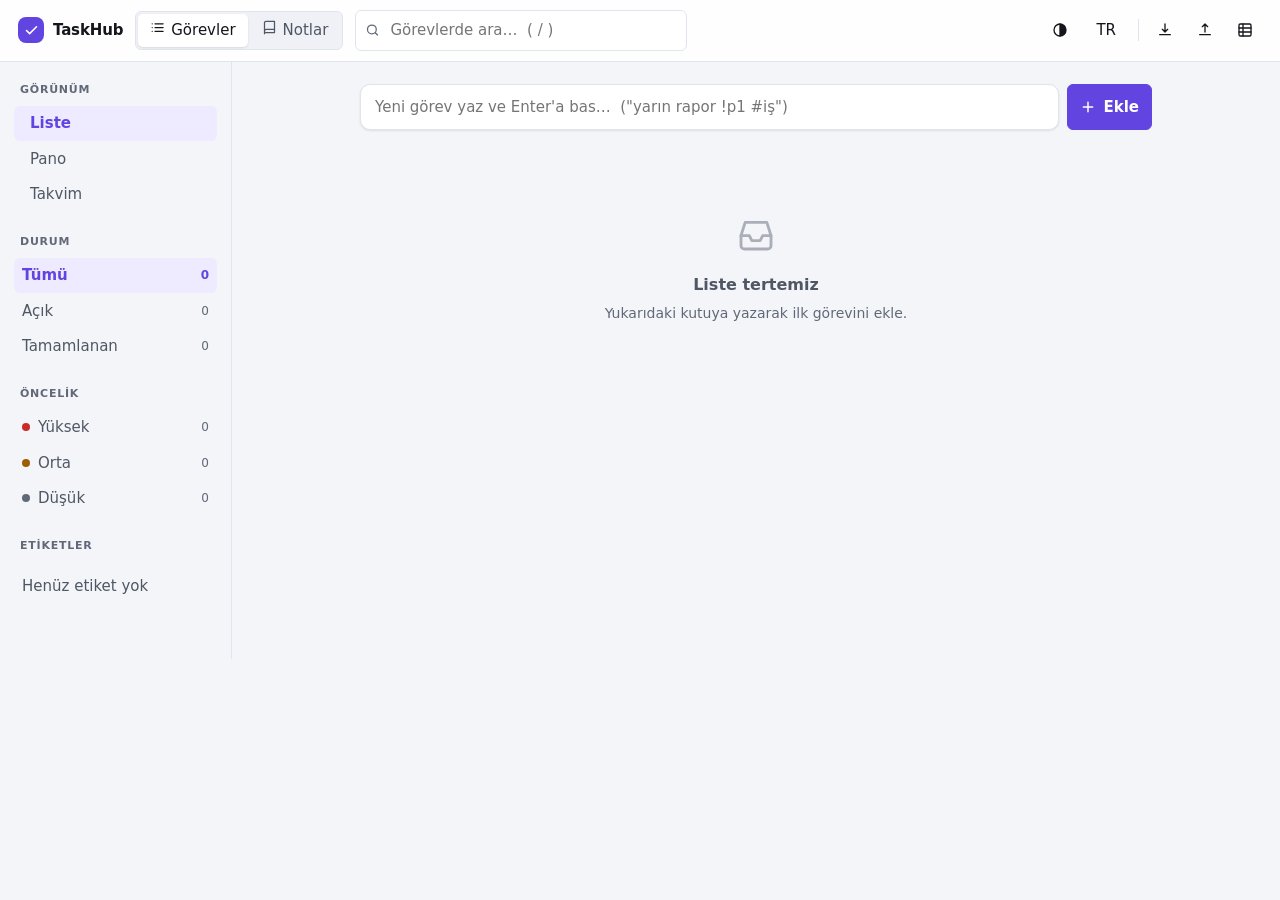
<file: index.html>
<!doctype html>
<!-- ============================================================================
     ÜRETİLMİŞ DOSYA — ELLE DÜZENLEME.

     Bu dosya `node tools/build.mjs` tarafından src/ altındaki parçalardan
     üretilir. Buraya yazdığın her şey bir sonraki derlemede kaybolur.
     Kaynak:  src/index.html.tmpl, src/styles/, src/boot/, src/app.js
     Neden:   docs/adr/0001-moduler-kaynak-tek-dosya-cikti.md

     Kullanıcı için hiçbir şey değişmedi: bu dosya hâlâ kendine yeten tek bir
     HTML'dir, sıfır bağımlılığı vardır ve file:// üzerinde çalışır.
     ========================================================================= -->
<html lang="tr">
<head>
<meta charset="utf-8">
<meta name="viewport" content="width=device-width, initial-scale=1">
<title>TaskHub</title>
<style>
/* ---------- Tasarım tokenları ---------- */
:root{
  --bg:#f4f5f9; --surface:#ffffff; --surface-2:#f0f1f6; --surface-3:#e4e6ef;
  --border:#e1e4ed; --border-strong:#c6ccdb;
  --text:#14161b; --muted:#4f5765; --faint:#616978;
  --accent:#6244e0; --accent-2:#9061f0; --accent-soft:#eeeaff; --on-accent:#ffffff;
  --danger:#c92a2a; --danger-soft:#fdecec;
  /* #a86100 ÖLÇÜLDÜ: --warn-soft (#fff4e0) üstünde 4,404:1 — AA eşiği 4,5'in
     kıl payı altında. Token'lar --accent-soft'a göre seçilmiş, --warn-soft
     gözden kaçmış. #9f5c00 ölçülen değerler: warn-soft 4,811 · beyaz 5,243 ·
     yüzey 5,069. Koyu temada sorun YOK (ölçüldü: 7,936:1), o yüzden yalnız
     açık tema değişti. */
  --warn:#9f5c00; --warn-soft:#fff4e0;
  --ok:#0b7a55;
  /* --muted ve --faint, kullanılan EN KOYU açık zemine (--accent-soft) göre
     seçildi: ikisi de WCAG AA küçük metin eşiğini (4.5:1) geçer. Daha açık bir
     gri "incelikli" görünüyordu ama 11-12 piksellik etiketleri okunmaz
     yapıyordu — ölçüm references/accessibility ile değil axe-core ile yapıldı. */
  /* Tuvalin kâğıdı: yüzeyden biraz farklı olsun ki kutular kâğıdın üstünde dursun. */
  --paper:#fbfbfe; --paper-dot:rgba(98,68,224,.10);
  --r-sm:6px; --r:10px; --r-lg:14px;
  --sh-1:0 1px 2px rgba(15,20,35,.05), 0 1px 3px rgba(15,20,35,.05);
  --sh-2:0 10px 34px rgba(15,20,35,.13), 0 2px 8px rgba(15,20,35,.07);
  --sh-3:0 18px 50px rgba(15,20,35,.18), 0 3px 10px rgba(15,20,35,.09);
  --sp:16px;
}
@media (prefers-color-scheme: dark){
  :root:not([data-theme="light"]){
    --bg:#0c0e13; --surface:#161920; --surface-2:#1c2028; --surface-3:#272c37;
    --border:#282d38; --border-strong:#3b4252;
    --text:#e7eaef; --muted:#a8b1c0; --faint:#8d96a5;
    --accent:#9b87ff; --accent-2:#b79bff; --accent-soft:#25234d; --on-accent:#0d0f14;
    --danger:#ff8080; --danger-soft:#3a1e22;
    --warn:#f5c164; --warn-soft:#3a2f18;
    --ok:#4ad9a4;
    --paper:#111319; --paper-dot:rgba(155,135,255,.16);
    --sh-1:0 1px 2px rgba(0,0,0,.4);
    --sh-2:0 10px 34px rgba(0,0,0,.55);
    --sh-3:0 18px 50px rgba(0,0,0,.62);
  }
}
:root[data-theme="dark"]{
  --bg:#0c0e13; --surface:#161920; --surface-2:#1c2028; --surface-3:#272c37;
  --border:#282d38; --border-strong:#3b4252;
  --text:#e7eaef; --muted:#a8b1c0; --faint:#8d96a5;
  --accent:#9b87ff; --accent-2:#b79bff; --accent-soft:#25234d; --on-accent:#0d0f14;
  --danger:#ff8080; --danger-soft:#3a1e22;
  --warn:#f5c164; --warn-soft:#3a2f18;
  --ok:#4ad9a4;
  --paper:#111319; --paper-dot:rgba(155,135,255,.16);
  --sh-1:0 1px 2px rgba(0,0,0,.4);
  --sh-2:0 10px 34px rgba(0,0,0,.55);
  --sh-3:0 18px 50px rgba(0,0,0,.62);
}

*{box-sizing:border-box}
html,body{height:100%}
body{
  margin:0; background:var(--bg); color:var(--text);
  font:15px/1.5 system-ui,-apple-system,"Segoe UI",Roboto,"Helvetica Neue",Arial,sans-serif;
  -webkit-font-smoothing:antialiased;
}
button,input,select,textarea{font:inherit;color:inherit}
:focus-visible{outline:2px solid var(--accent); outline-offset:2px; border-radius:4px}
::selection{background:var(--accent); color:var(--on-accent)}

/* ---------- Ortak parçalar ---------- */
.btn{
  display:inline-flex;align-items:center;gap:7px;justify-content:center;
  background:var(--surface); border:1px solid var(--border); color:var(--text);
  padding:7px 12px; border-radius:var(--r-sm); cursor:pointer;
  transition:background .13s, border-color .13s, transform .13s;
}
.btn:hover{background:var(--surface-2); border-color:var(--border-strong)}
.btn:active{transform:translateY(1px)}
.btn-primary{background:var(--accent); border-color:var(--accent); color:var(--on-accent); font-weight:600}
.btn-primary:hover{background:var(--accent); filter:brightness(1.08)}
.btn-ghost{background:transparent;border-color:transparent}
.btn-ghost:hover{background:var(--surface-2)}
.btn-icon{padding:7px; width:34px; height:34px}
.btn-danger{color:var(--danger); border-color:var(--border)}
.btn-danger:hover{background:var(--danger-soft); border-color:var(--danger)}
.btn svg{width:16px;height:16px;flex:none;display:block}
.input{
  width:100%; background:var(--surface); border:1px solid var(--border);
  border-radius:var(--r-sm); padding:8px 11px;
}
.input:focus{outline:2px solid var(--accent); outline-offset:-1px; border-color:var(--accent)}
textarea.input{resize:vertical; min-height:78px; line-height:1.55}
.label{display:block; font-size:12px; font-weight:600; color:var(--muted); margin:0 0 6px; letter-spacing:.02em}
.sr-only{position:absolute;width:1px;height:1px;padding:0;margin:-1px;overflow:hidden;clip:rect(0 0 0 0);white-space:nowrap;border:0}

/* ---------- Üst çubuk ---------- */
.topbar{
  position:sticky; top:0; z-index:30; display:flex; align-items:center; gap:12px;
  padding:10px 18px; background:color-mix(in srgb, var(--surface) 88%, transparent);
  backdrop-filter:blur(10px); border-bottom:1px solid var(--border);
}
.brand{display:flex;align-items:center;gap:9px;font-weight:700;letter-spacing:-.01em;flex:none}
.brand .mark{
  width:26px;height:26px;border-radius:8px;background:var(--accent);color:var(--on-accent);
  display:grid;place-items:center;
}
.brand .mark svg{width:15px;height:15px}
.search{position:relative; flex:1; max-width:420px}
.search .input{padding-left:34px; padding-right:30px}
.search .ico{position:absolute;left:10px;top:50%;transform:translateY(-50%);color:var(--faint);pointer-events:none}
.search .ico svg{width:15px;height:15px;display:block}
.spacer{flex:1}
.topbar-actions{display:flex;align-items:center;gap:6px;flex:none}
.sep{width:1px;height:22px;background:var(--border);margin:0 3px}

/* ---------- Düzen ---------- */
.app{display:grid; grid-template-columns:232px minmax(0,1fr); align-items:start}
.sidebar{
  position:sticky; top:53px; align-self:start; max-height:calc(100vh - 53px); overflow-y:auto;
  padding:20px 14px 40px; border-right:1px solid var(--border);
}
.side-group + .side-group{margin-top:22px}
.side-title{font-size:11px;font-weight:700;text-transform:uppercase;letter-spacing:.07em;color:var(--faint);margin:0 0 8px 6px}
.side-list{list-style:none;margin:0;padding:0;display:flex;flex-direction:column;gap:1px}
.side-item{
  display:flex;align-items:center;gap:8px;width:100%;text-align:left;
  background:none;border:0;padding:6px 8px;border-radius:var(--r-sm);cursor:pointer;color:var(--muted);
}
.side-item:hover{background:var(--surface-2);color:var(--text)}
.side-item[aria-pressed="true"]{background:var(--accent-soft);color:var(--accent);font-weight:600}
.side-item .count{margin-left:auto;font-size:12px;color:var(--faint);font-variant-numeric:tabular-nums}
.side-item[aria-pressed="true"] .count{color:var(--accent)}
.dot{width:8px;height:8px;border-radius:50%;flex:none}
.dot.high{background:var(--danger)} .dot.med{background:var(--warn)} .dot.low{background:var(--faint)}

.main{padding:22px 24px 120px; max-width:840px; margin:0 auto; width:100%}

/* ---------- Bildirim şeritleri ---------- */
.banner{
  display:flex;align-items:flex-start;gap:10px;padding:10px 13px;border-radius:var(--r);
  border:1px solid var(--border); background:var(--surface-2); margin-bottom:12px; font-size:14px;
}
.banner svg{width:17px;height:17px;flex:none;margin-top:1px}
.banner .grow{flex:1}
.banner.warn{background:var(--warn-soft);border-color:color-mix(in srgb,var(--warn) 35%,transparent);color:var(--warn)}
.banner.danger{background:var(--danger-soft);border-color:color-mix(in srgb,var(--danger) 40%,transparent);color:var(--danger)}
.banner .btn{padding:4px 9px;font-size:13px;background:transparent}

/* ---------- Hızlı ekleme ---------- */
.quickadd{display:flex;gap:8px;margin-bottom:20px}
.quickadd .input{
  background:var(--surface); box-shadow:var(--sh-1); border-radius:var(--r); padding:11px 14px;
}

/* ---------- Gruplar ve kartlar ---------- */
.group{margin-bottom:26px}
.group-head{
  display:flex;align-items:center;gap:9px;margin:0 0 9px 2px;
  font-size:12px;font-weight:700;text-transform:uppercase;letter-spacing:.06em;color:var(--muted);
}
.group-head .n{
  font-size:11px;color:var(--faint);background:var(--surface-2);border-radius:20px;padding:1px 7px;
  font-variant-numeric:tabular-nums;letter-spacing:0;
}
.group-head.overdue{color:var(--danger)}
.group-toggle{background:none;border:0;padding:0;cursor:pointer;color:inherit;font:inherit;letter-spacing:inherit;text-transform:inherit;display:flex;align-items:center;gap:9px}
.group-toggle svg{width:13px;height:13px;transition:transform .15s}
.group-toggle[aria-expanded="false"] svg{transform:rotate(-90deg)}

.tasklist{list-style:none;margin:0;padding:0;display:flex;flex-direction:column;gap:7px}
.card{
  display:flex;align-items:flex-start;gap:11px; background:var(--surface);
  border:1px solid var(--border); border-radius:var(--r); padding:11px 12px;
  box-shadow:var(--sh-1); cursor:pointer; transition:border-color .13s, box-shadow .13s, transform .13s;
}
.card:hover{border-color:var(--border-strong); box-shadow:var(--sh-2)}
.card.selected{border-color:var(--accent); box-shadow:0 0 0 1px var(--accent)}
.card.is-done .card-title{color:var(--faint); text-decoration:line-through}
/* Çubuk yalnızca "Orta"dan sapan öncelikte çizilir — varsayılan her kartı
   boyarsa sinyal olmaktan çıkıp gürültüye dönüşür. */
.card .prio-bar{width:3px;align-self:stretch;border-radius:3px;flex:none;background:transparent;margin:-1px 0}
.card .prio-bar.high{background:var(--danger)}
.card .prio-bar.low{background:var(--border-strong)}
.m-prio.high{color:var(--danger);font-weight:600}
.check{width:18px;height:18px;flex:none;margin-top:2px;cursor:pointer;accent-color:var(--accent)}
.card-body{flex:1;min-width:0}
.card-title{font-weight:500;word-break:break-word}
.card-meta{display:flex;flex-wrap:wrap;align-items:center;gap:6px 10px;margin-top:6px;font-size:12.5px;color:var(--muted)}
.card-meta .m{display:inline-flex;align-items:center;gap:4px}
.card-meta svg{width:13px;height:13px}
.due-over{color:var(--danger);font-weight:600}
.due-today{color:var(--accent);font-weight:600}
.chip{background:var(--surface-2);border:1px solid var(--border);border-radius:20px;padding:1px 8px;font-size:12px;color:var(--muted)}
.progress{width:54px;height:4px;background:var(--surface-3);border-radius:3px;overflow:hidden}
.progress > i{display:block;height:100%;background:var(--accent);border-radius:3px;transition:width .2s}
.card-del{opacity:0;flex:none;transition:opacity .13s}
.card:hover .card-del,.card:focus-within .card-del{opacity:1}
@media (hover:none){.card-del{opacity:1}}

.empty{text-align:center;padding:64px 20px;color:var(--faint)}
.empty svg{width:40px;height:40px;opacity:.5;margin-bottom:12px}
.empty h2{margin:0 0 6px;font-size:16px;color:var(--muted);font-weight:600}
.empty p{margin:0;font-size:14px}

/* ---------- Yan panel (modal değil) ---------- */
.panel{
  position:fixed;top:0;right:0;height:100%;width:392px;max-width:100%;z-index:40;
  background:var(--surface);border-left:1px solid var(--border);box-shadow:var(--sh-2);
  display:flex;flex-direction:column;transform:translateX(100%);transition:transform .22s ease;
  visibility:hidden;
}
.panel.open{transform:none;visibility:visible}
.panel-head{display:flex;align-items:center;gap:8px;padding:12px 14px;border-bottom:1px solid var(--border)}
.panel-head .ttl{font-weight:600;font-size:13px;color:var(--muted);flex:1}
.panel-body{flex:1;overflow-y:auto;padding:16px 16px 30px}
.field + .field{margin-top:16px}
.row2{display:grid;grid-template-columns:1fr 1fr;gap:12px}
.panel-title-input{font-size:17px;font-weight:600;padding:9px 11px}

.tagbox{display:flex;flex-wrap:wrap;gap:6px;margin-bottom:7px}
.tag{display:inline-flex;align-items:center;gap:5px;background:var(--accent-soft);color:var(--accent);border-radius:20px;padding:2px 4px 2px 10px;font-size:12.5px;font-weight:500}
.tag button{border:0;background:none;cursor:pointer;color:inherit;line-height:0;padding:3px;border-radius:50%}
.tag button:hover{background:color-mix(in srgb,var(--accent) 22%,transparent)}
.tag svg{width:11px;height:11px}

.sub-list{list-style:none;margin:0 0 8px;padding:0;display:flex;flex-direction:column;gap:3px}
.sub{display:flex;align-items:center;gap:8px;padding:4px 4px 4px 2px;border-radius:var(--r-sm)}
.sub:hover{background:var(--surface-2)}
.sub input[type=checkbox]{width:15px;height:15px;flex:none;accent-color:var(--accent);cursor:pointer}
.sub .txt{flex:1;font-size:14px;word-break:break-word}
.sub.done .txt{color:var(--faint);text-decoration:line-through}
.sub .acts{display:flex;gap:1px;opacity:0}
.sub:hover .acts,.sub:focus-within .acts{opacity:1}
.sub .acts button{border:0;background:none;cursor:pointer;color:var(--faint);padding:3px;border-radius:4px;line-height:0}
.sub .acts button:hover:not(:disabled){background:var(--surface-3);color:var(--text)}
.sub .acts button:disabled{opacity:.3;cursor:default}
.sub .acts svg{width:13px;height:13px}
.sub-progress{display:flex;align-items:center;gap:8px;margin-bottom:8px;font-size:12.5px;color:var(--muted)}
.sub-progress .progress{flex:1;width:auto}

.panel-foot{padding:11px 14px;border-top:1px solid var(--border);display:flex;gap:10px;align-items:center}
.panel-foot .btn{white-space:nowrap;flex:none}
.panel-foot .meta{font-size:11.5px;color:var(--faint);margin-left:auto;text-align:right;line-height:1.4}
.panel-foot .meta span{display:block}

.done-toggle{display:flex;align-items:center;gap:9px;margin-top:9px;cursor:pointer;font-size:14px;color:var(--muted);width:fit-content}
.done-toggle input{width:16px;height:16px;accent-color:var(--accent);cursor:pointer}


/* ---------- Yakalama önizlemesi ----------
   Kutunun altında, yalnız bir şey tanındığında görünür. Varsayılan ekranda
   kalıcı bir kontrol DEĞİLDİR (Things vetosu, SPEC.md S8). */
.capture{
  display:flex; flex-wrap:wrap; align-items:center; gap:6px;
  margin:-12px 0 18px; font-size:12.5px;
}
.capture[hidden]{display:none}
.cap-lead{color:var(--muted); margin-right:2px}
.cap-chip{
  display:inline-flex; align-items:center; gap:5px;
  padding:3px 7px; border-radius:999px; cursor:pointer;
  border:1px solid var(--border-strong); background:var(--surface); color:var(--text);
  font-size:12.5px; line-height:1.4;
}
.cap-chip:hover{background:var(--surface-2); border-color:var(--accent)}
.cap-chip svg{width:11px;height:11px;flex:none;opacity:.6}
.cap-chip:hover svg{opacity:1}
.cap-k{color:var(--muted); font-size:11px; text-transform:uppercase; letter-spacing:.04em}
.cap-date{border-color:color-mix(in srgb,var(--accent) 45%,var(--border-strong))}
.cap-priority{border-color:color-mix(in srgb,var(--warn) 45%,var(--border-strong))}
.cap-tag{border-color:color-mix(in srgb,var(--ok) 45%,var(--border-strong))}
.cap-off{opacity:.62; border-style:dashed}
.cap-off:hover{opacity:1}
.cap-note{color:var(--muted)}

/* ---------- Pano görünümü ----------
   Liste ile AYNI DOM'u kullanır: section.group > h2.group-head + ul.tasklist.
   Değişen yalnız düzen. Uzlaştırıcı, odak korunumu, kart imzası — hepsi
   olduğu gibi çalışır; iki ayrı çizim yolu tutmak gerekmedi. */
#list.board{
  display:flex; gap:14px; align-items:flex-start;
  overflow-x:auto; padding-bottom:10px;
  scroll-snap-type:x proximity;
}
#list.board .group{
  flex:0 0 300px; max-width:300px; scroll-snap-align:start;
  background:var(--surface-2); border:1px solid var(--border);
  border-radius:var(--r); padding:10px; margin:0;
}
#list.board .group-head{
  margin:0 0 9px; padding:0 2px; position:sticky; top:0;
  display:flex; align-items:center; gap:7px;
}
#list.board .group-head::before{
  content:""; width:8px; height:8px; border-radius:50%; flex:none;
  background:var(--border-strong);
}
#list.board .col-high::before{background:var(--danger)}
#list.board .col-med::before{background:var(--warn)}
#list.board .col-low::before{background:var(--ok)}
#list.board .col-completed::before{background:var(--muted)}
#list.board .tasklist{display:flex; flex-direction:column; gap:8px}
#list.board .card{background:var(--surface)}
/* Boş sütun kaybolmaz; yerini korur ki sürükleme hedefi belli olsun. */
#list.board .tasklist:empty{min-height:56px; border:1px dashed var(--border); border-radius:var(--r-sm)}

@media (max-width:720px){
  #list.board .group{flex-basis:82vw; max-width:82vw}
}
@media print{
  /* Kâğıtta yatay kaydırma yoktur: pano listeye döner. */
  #list.board{display:block; overflow:visible}
  #list.board .group{max-width:none; border:0; background:none; padding:0}
}

/* ---------- Takvim görünümü ----------
   Izgara; liste/panonun kart yığını değil. Aynı veriyi okur, farklı gösterir. */
.cal-head{display:flex;align-items:center;gap:6px;margin:0 0 12px}
.cal-title{margin:0;font-size:17px;font-weight:700;flex:1;text-transform:capitalize}
.cal-next svg{transform:rotate(180deg)}
.cal-head .btn svg{transform:rotate(90deg)}
.cal-next svg{transform:rotate(-90deg)}

.cal-grid{border:1px solid var(--border);border-radius:var(--r);overflow:hidden;background:var(--border)}
.cal-row{display:grid;grid-template-columns:repeat(7,1fr);gap:1px}
.cal-names{background:var(--surface-2)}
.cal-name{
  padding:7px 8px;font-size:12px;font-weight:600;color:var(--muted);
  text-transform:capitalize;background:var(--surface-2);
}
.cal-day{
  background:var(--surface);min-height:104px;padding:5px 5px 7px;
  display:flex;flex-direction:column;gap:3px;
}
.cal-day.out{background:var(--surface-2)}
.cal-day.out .cal-num{color:var(--faint)}
.cal-day.today{box-shadow:inset 0 0 0 2px var(--accent)}
.cal-day:focus-visible{outline:2px solid var(--accent);outline-offset:-2px}
.cal-num{font-size:12px;font-weight:600;color:var(--muted);padding:1px 3px}
.cal-day.today .cal-num{color:var(--accent)}

.cal-chip{
  display:flex;align-items:center;gap:5px;width:100%;text-align:left;
  background:var(--surface-2);border:1px solid var(--border);color:var(--text);
  border-radius:var(--r-sm);padding:2px 5px;font-size:12px;cursor:pointer;
}
.cal-chip:hover{border-color:var(--accent);background:var(--accent-soft)}
.cal-chip.done .cal-chip-t{text-decoration:line-through;color:var(--muted)}
.cal-chip-t{overflow:hidden;text-overflow:ellipsis;white-space:nowrap;flex:1;min-width:0}
.cal-chip .dot{width:6px;height:6px;border-radius:50%;flex:none}
.cal-more{font-size:11px;color:var(--muted);padding:0 4px}

.cal-undated{margin-top:14px}
.cal-undated-t{display:flex;align-items:center;gap:7px;margin:0 0 7px;font-size:13px;color:var(--muted)}
.cal-undated-t .n{
  background:var(--surface-3);border-radius:999px;padding:0 7px;font-size:11px;
}
.cal-undated-list{list-style:none;margin:0;padding:0;display:flex;flex-wrap:wrap;gap:6px}
.cal-undated-list li{flex:0 0 auto;max-width:240px}

@media (max-width:720px){
  .cal-day{min-height:70px}
  .cal-chip-t{display:none}                 /* dar ekranda yalnız renk noktası */
  .cal-chip{justify-content:center;padding:3px}
}
@media print{
  .cal-head .btn{display:none}
  .cal-day{min-height:80px}
}

/* Kartta tekrar göstergesi */
.m-recur{color:var(--accent)}
.m-recur svg{width:12px;height:12px}
.recur-note{margin:6px 0 0;font-size:12.5px;color:var(--muted)}
#f-recur-n{max-width:96px}

/* ---------- Çoklu seçim ----------
   Seçim yokken HİÇBİR ŞEY çizilmez (S8). */
.card.picked{
  background:var(--accent-soft);
  box-shadow:inset 3px 0 0 var(--accent);
}
.card.picked .card-title{font-weight:600}
.bulkbar{
  display:flex;align-items:center;gap:8px;
  padding:8px 12px;margin:-8px 0 14px;
  background:var(--surface);border:1px solid var(--accent);
  border-radius:var(--r);box-shadow:var(--sh-1);
  position:sticky;top:58px;z-index:20;
}
.bulk-n{font-weight:600;font-size:13.5px}
.bulkbar .grow{flex:1}
.bulkbar .btn{padding:5px 10px;font-size:13px}
@media print{ .bulkbar{display:none} }
.bulkbar .bulk-prio{gap:5px;padding:5px 8px}
.bulkbar .bulk-sep{width:1px;height:20px;background:var(--border);flex:none}
.bulk-tag{max-width:150px;padding:5px 9px;font-size:13px}
@media (max-width:900px){ .bulkbar{flex-wrap:wrap} .bulk-tag{max-width:120px} }

/* [[sayfa]] bağlantısı — kart başlığında */
.wikilink{
  background:none;border:0;padding:0 1px;margin:0;cursor:pointer;
  color:var(--accent);font:inherit;text-decoration:underline;
  text-decoration-style:dotted;text-underline-offset:2px;
}
.wikilink:hover{text-decoration-style:solid;background:var(--accent-soft);border-radius:3px}

/* ---------- Kart yapısı (T2.8) ----------
   <li> artık düz liste öğesi; ayrıntıyı açan eylem kendi düğmesinde.
   Görsel olarak hiçbir şey değişmiyor — düğme satırın gövdesini kaplıyor. */
.card-open{
  display:block;width:100%;text-align:left;
  background:none;border:0;padding:0;margin:0;font:inherit;color:inherit;cursor:pointer;
}
.card-open:focus-visible{outline:2px solid var(--accent);outline-offset:3px;border-radius:4px}
.card-title{pointer-events:none}          /* tıklama düğmeye gitsin */
/* Bağlantı çipi artık üstbilgi satırında, etiketlerin yanında */
.card-meta .wikilink{
  display:inline-flex;align-items:center;gap:4px;
  padding:1px 7px;border-radius:999px;
  border:1px solid color-mix(in srgb, var(--accent) 40%, var(--border));
  background:var(--surface);color:var(--accent);
  font-size:11.5px;text-decoration:none;cursor:pointer;
}
.card-meta .wikilink:hover{background:var(--accent-soft)}
.card-meta .wikilink svg{width:11px;height:11px;opacity:.8;flex:none}
.wl-label{overflow:hidden;text-overflow:ellipsis;white-space:nowrap;max-width:160px}
/* ---------- Toast ---------- */
.toasts{position:fixed;left:18px;bottom:18px;z-index:60;display:flex;flex-direction:column;gap:8px}
.toast{
  display:flex;align-items:center;gap:12px;background:var(--surface);border:1px solid var(--border-strong);
  box-shadow:var(--sh-2);border-radius:var(--r);padding:10px 12px;font-size:14px;
  animation:pop .18s ease;
}
@keyframes pop{from{opacity:0;transform:translateY(8px)}}
.toast .btn{padding:4px 10px;font-size:13px}

/* ---------- Dialog ---------- */
dialog{
  border:1px solid var(--border);border-radius:var(--r-lg);background:var(--surface);color:var(--text);
  padding:0;box-shadow:var(--sh-2);max-width:min(440px,92vw);
}
dialog::backdrop{background:rgba(10,12,18,.5)}
dialog:not([open]){display:none}
dialog.dlg-fallback{position:fixed;top:50%;left:50%;transform:translate(-50%,-50%);z-index:70;display:block}
.dlg-body{padding:20px}
.dlg-body h2{margin:0 0 8px;font-size:16px}
.dlg-body p{margin:0;color:var(--muted);font-size:14px}
.dlg-foot{display:flex;gap:8px;justify-content:flex-end;padding:12px 20px;border-top:1px solid var(--border);flex-wrap:wrap}

/* ---------- Duyarlı ---------- */
@media (max-width:860px){
  .app{grid-template-columns:minmax(0,1fr)}
  .sidebar{
    position:static;max-height:none;overflow:visible;border-right:0;border-bottom:1px solid var(--border);
    padding:12px 16px;display:flex;gap:18px;overflow-x:auto;
  }
  .side-group+.side-group{margin-top:0}
  .side-group{flex:none}
  .side-list{flex-direction:row;gap:6px}
  .side-item{white-space:nowrap}
  .main{padding:18px 16px 120px}
}
@media (max-width:560px){
  .topbar{flex-wrap:wrap;padding:9px 12px}
  .search{order:3;max-width:none;flex-basis:100%}
  .brand span{display:none}
}
@media (prefers-reduced-motion:reduce){
  *{animation-duration:.01ms !important;transition-duration:.01ms !important}
}

/* ---------- Yazdırma ---------- */
@media print{
  .topbar,.sidebar,.panel,.toasts,.quickadd,.card-del,.check,.banner,.group-toggle svg{display:none !important}
  body{background:#fff;color:#000}
  .app{display:block}
  .main{max-width:none;padding:0}
  .card{break-inside:avoid;box-shadow:none;border-color:#bbb;cursor:default}
  .group-head{color:#000}
}

/* ---------- Görünüm sekmeleri ---------- */
.tabs{display:flex;gap:2px;background:var(--surface-2);border:1px solid var(--border);border-radius:var(--r-sm);padding:2px;flex:none}
.tab{display:inline-flex;align-items:center;gap:6px;border:0;background:none;cursor:pointer;color:var(--muted);padding:5px 12px;border-radius:5px;font-weight:500}
.tab:hover{color:var(--text)}
.tab[aria-selected="true"]{background:var(--surface);color:var(--text);box-shadow:var(--sh-1)}
.tab svg{width:15px;height:15px}

/* ---------- Depolama göstergesi ---------- */
.meter{margin-top:22px;padding:9px 8px 0;border-top:1px solid var(--border)}
.meter .lbl{display:flex;justify-content:space-between;font-size:11px;color:var(--faint);margin-bottom:5px;font-variant-numeric:tabular-nums}
.meter .bar{height:4px;background:var(--surface-3);border-radius:3px;overflow:hidden}
.meter .bar > i{display:block;height:100%;background:var(--accent);border-radius:3px;transition:width .3s}
.meter.warn .bar > i{background:var(--warn)} .meter.warn .lbl{color:var(--warn)}
.meter.full .bar > i{background:var(--danger)} .meter.full .lbl{color:var(--danger)}


/* ---------- Komut paleti ----------
   Diyalog tembel kurulur; varsayılan DOM'a hiçbir şey eklenmez (S8). */
dialog.palette{
  max-width:min(600px,94vw); width:600px; padding:0; margin-top:12vh;
  border-radius:var(--r-lg); overflow:hidden;
}
.pal-head{padding:12px 12px 10px; border-bottom:1px solid var(--border)}
.pal-head .input{font-size:15px}
.pal-list{list-style:none; margin:0; padding:6px; max-height:46vh; overflow-y:auto}
.pal-item{
  display:flex; align-items:center; gap:10px; padding:8px 10px; border-radius:var(--r-sm);
  cursor:pointer; color:var(--text);
}
.pal-item.on{background:var(--accent-soft)}
.pal-item.on .pal-label{font-weight:600}
.pal-label{flex:1; min-width:0; overflow:hidden; text-overflow:ellipsis; white-space:nowrap}
.pal-hint{color:var(--muted); font-size:12.5px; flex:none}
.pal-keys{
  font:inherit; font-size:11.5px; color:var(--muted); flex:none;
  background:var(--surface-2); border:1px solid var(--border-strong); border-bottom-width:2px;
  border-radius:5px; padding:1px 6px;
}
.pal-empty{padding:16px 12px; color:var(--muted); text-align:center}
.pal-foot{
  padding:8px 12px; border-top:1px solid var(--border); background:var(--surface-2);
  color:var(--muted); font-size:12px;
}
@media (max-width:600px){
  dialog.palette{width:96vw; margin-top:6vh}
  .pal-keys{display:none}
}
/* ---------- Notlar düzeni ---------- */
.notes-shell{display:flex;flex-direction:column;height:calc(100vh - 53px)}
.notes-shell > #banners:not(:empty){padding:12px 18px 0}
.notes-app{display:grid;grid-template-columns:206px 250px minmax(0,1fr);align-items:stretch;flex:1;min-height:0}
.nb-pane,.pg-pane{height:100%;overflow-y:auto;border-right:1px solid var(--border);padding:14px 10px 30px}
.nb-pane{background:var(--surface-2)}
.pg-pane{background:var(--surface)}
.pane-head{display:flex;align-items:center;gap:6px;margin:0 0 10px 6px}
.pane-head h2{flex:1;font-size:11px;font-weight:700;text-transform:uppercase;letter-spacing:.08em;color:var(--faint);margin:0}
.pane-head .btn-icon{width:26px;height:26px;padding:5px}

/* Defterler: OneNote'taki gibi renkli sırt + seçilide sol şerit. */
.nb-item{
  display:flex;align-items:center;gap:9px;width:100%;text-align:left;background:none;border:0;
  padding:8px 9px;border-radius:var(--r-sm);cursor:pointer;color:var(--muted);
  position:relative;transition:background .12s,color .12s;
}
.nb-item:hover{background:var(--surface-3);color:var(--text)}
.nb-item[aria-current="true"]{background:var(--surface);color:var(--text);font-weight:600;box-shadow:var(--sh-1)}
.nb-item[aria-current="true"]::before{
  content:"";position:absolute;left:0;top:7px;bottom:7px;width:3px;border-radius:0 3px 3px 0;background:var(--accent);
}
.nb-item .nb-name{flex:1;overflow:hidden;text-overflow:ellipsis;white-space:nowrap}
.nb-item .count{font-size:12px;color:var(--faint);font-variant-numeric:tabular-nums}
.nb-acts{display:flex;gap:1px;opacity:0}
.nb-row:hover .nb-acts,.nb-row:focus-within .nb-acts{opacity:1}
.nb-row{display:flex;align-items:center;gap:2px;border-radius:var(--r-sm)}
.nb-acts button{border:0;background:none;cursor:pointer;color:var(--faint);padding:4px;border-radius:4px;line-height:0}
.nb-acts button:hover{background:var(--surface-3);color:var(--text)}
.nb-acts svg{width:13px;height:13px}

.pg-item{display:block;width:100%;text-align:left;background:none;border:1px solid transparent;padding:9px 11px;border-radius:var(--r-sm);cursor:pointer;color:var(--text);transition:background .12s,border-color .12s}
.pg-item:hover{background:var(--surface-2)}
.pg-item[aria-current="true"]{background:var(--accent-soft);border-color:color-mix(in srgb,var(--accent) 35%,transparent)}
/* Seçili kart vurgulu bir zemin: üstündeki ikincil metin varsayılan --faint
   ile eşiğin altında kalıyor, bir kademe koyu/açık tona alınır. */
.pg-item[aria-current="true"] .pg-prev{color:var(--text)}
.pg-item[aria-current="true"] .pg-date{color:var(--muted)}
.pg-item .pg-title{font-weight:600;font-size:14px;overflow:hidden;text-overflow:ellipsis;white-space:nowrap}
.pg-item .pg-prev{font-size:12.5px;color:var(--muted);margin-top:3px;display:-webkit-box;-webkit-line-clamp:2;-webkit-box-orient:vertical;line-clamp:2;overflow:hidden}
.pg-item .pg-date{font-size:11px;color:var(--faint);margin-top:5px}
.pg-list{display:flex;flex-direction:column;gap:2px;list-style:none;margin:0;padding:0}
.pg-row{position:relative}
.pg-acts{position:absolute;top:5px;right:5px;opacity:0;transition:opacity .12s}
.pg-row:hover .pg-acts,.pg-row:focus-within .pg-acts{opacity:1}
.pg-acts button{border:0;background:var(--surface);cursor:pointer;color:var(--faint);padding:5px;border-radius:5px;line-height:0;box-shadow:var(--sh-1)}
.pg-acts button:hover{background:var(--danger-soft);color:var(--danger)}
.pg-acts svg{width:13px;height:13px}
.pg-acts button:disabled{opacity:.35;cursor:default}
.pg-row[draggable="true"]{cursor:grab}
.pg-row.drop-above{box-shadow:inset 0 2px 0 var(--accent)}
.pg-row.drop-below{box-shadow:inset 0 -2px 0 var(--accent)}
@media (hover:none){.pg-acts{opacity:1}}

.ed-head{display:flex;align-items:flex-start;gap:6px;padding-right:18px}
.ed-head .ed-title{flex:1}
.ed-head .btn{margin-top:18px;flex:none}

/* Resim boyutlandırma tutamakları — sayfa akışını bozmasın diye body'ye
   sabit konumla takılır, kaydırma ve pencere boyutunda yeniden konumlanır. */
.img-handles{position:fixed;z-index:70;pointer-events:none;outline:2px solid var(--accent);outline-offset:2px;border-radius:4px}
.img-handles .h{
  position:absolute;width:12px;height:12px;background:var(--accent);border:2px solid var(--surface);
  border-radius:3px;pointer-events:auto;touch-action:none;
}
.img-handles .h-nw{left:-7px;top:-7px;cursor:nwse-resize}
.img-handles .h-ne{right:-7px;top:-7px;cursor:nesw-resize}
.img-handles .h-sw{left:-7px;bottom:-7px;cursor:nesw-resize}
.img-handles .h-se{right:-7px;bottom:-7px;cursor:nwse-resize}
.img-pop{flex-wrap:wrap;max-width:min(92vw,340px)}

/* ---------- Editör başlığı ve araç çubuğu ---------- */
.ed-pane{height:100%;display:flex;flex-direction:column;min-width:0;background:var(--surface)}
.ed-title{border:0;background:none;font-size:26px;font-weight:700;letter-spacing:-.02em;padding:16px 26px 4px;width:100%;color:var(--text)}
.ed-title:focus{outline:none}
.ed-title::placeholder{color:var(--faint)}
.ed-meta{padding:0 26px 9px;font-size:12px;color:var(--faint);display:flex;align-items:center;gap:8px;flex-wrap:wrap}
.ed-meta .chip{
  display:inline-flex;align-items:center;gap:5px;padding:2px 8px;border-radius:99px;
  background:var(--surface-2);color:var(--muted);font-size:11.5px;
}
.toolbar{
  display:flex;flex-wrap:wrap;gap:2px;align-items:center;padding:6px 20px;
  border-block:1px solid var(--border);
  background:color-mix(in srgb, var(--surface-2) 82%, transparent);
  backdrop-filter:blur(8px);position:relative;z-index:5;
}
.toolbar button{border:0;background:none;cursor:pointer;color:var(--muted);padding:5px;border-radius:6px;line-height:0;min-width:28px;display:inline-flex;align-items:center;justify-content:center;transition:background .12s,color .12s}
.toolbar button:hover{background:var(--surface-3);color:var(--text)}
.toolbar button.on{background:var(--accent-soft);color:var(--accent)}
.toolbar button:disabled{opacity:.35;cursor:default}
.toolbar button svg{width:15px;height:15px}
.toolbar .tb-sep{width:1px;height:17px;background:var(--border-strong);margin:0 4px;opacity:.6}
.toolbar .tb-txt{font-size:13px;font-weight:700;min-width:26px}

.toolbar #tbAddBox{color:var(--accent);background:var(--accent-soft)}
.toolbar #tbAddBox:hover{background:color-mix(in srgb, var(--accent) 20%, transparent);color:var(--accent)}


/* ---------- Geri-bağlantılar ----------
   Bağlantı yoksa HİÇ ÇİZİLMEZ: boş bir "(0)" başlığı yer kaplar, bilgi vermez. */
.backlinks{
  border-top:1px solid var(--border); padding:10px 16px 12px;
  background:var(--surface-2); max-height:160px; overflow-y:auto;
}
.backlinks[hidden]{display:none}
.bl-title{
  display:flex;align-items:center;gap:6px;margin:0 0 7px;
  font-size:12px;font-weight:600;color:var(--muted);text-transform:uppercase;letter-spacing:.04em;
}
.bl-title svg{width:13px;height:13px}
.bl-title .n{background:var(--surface-3);border-radius:999px;padding:0 6px;font-size:11px;letter-spacing:0}
.bl-list{list-style:none;margin:0;padding:0;display:flex;flex-wrap:wrap;gap:6px}
.bl-item{
  display:inline-flex;align-items:center;gap:6px;max-width:260px;
  background:var(--surface);border:1px solid var(--border);color:var(--text);
  border-radius:var(--r-sm);padding:4px 9px;font-size:12.5px;cursor:pointer;text-align:left;
}
.bl-item:hover{border-color:var(--accent);background:var(--accent-soft)}
.bl-item svg{width:12px;height:12px;flex:none;opacity:.7}
/* Yalnız ETİKET kırpılır: icon() de bir <span> döndürüyor ve ona uygulamak
   ikonu ezerdi. */
.bl-label{overflow:hidden;text-overflow:ellipsis;white-space:nowrap}
/* ---------- Tuval: istediğin yere not ----------
   OneNote modeli. Sayfa artık tek bir belge değil; koordinatı olan not
   kutularının durduğu bir yüzey. Boş yere tıkla, kutu orada açılsın. */
.canvas-wrap{
  flex:1;min-height:0;overflow:auto;position:relative;
  background:var(--paper);
  background-image:radial-gradient(var(--paper-dot) 1px, transparent 1px);
  background-size:24px 24px;background-position:-1px -1px;
}
.canvas-wrap.plain{background-image:none}
.canvas{position:relative;min-width:100%;min-height:100%;cursor:text}
.canvas-hint{
  position:absolute;left:46px;top:40px;max-width:min(480px,72vw);
  color:var(--faint);font-size:14px;line-height:1.75;pointer-events:none;user-select:none;
}
.canvas-hint b{display:block;color:var(--muted);font-size:15px;margin-bottom:6px}
.canvas-hint kbd{
  font:inherit;font-size:12px;background:var(--surface-2);border:1px solid var(--border-strong);
  border-bottom-width:2px;border-radius:5px;padding:0 5px;color:var(--muted);
}

.nbox{
  position:absolute;padding:14px 12px 9px;border-radius:10px;
  border:1px solid transparent;transition:border-color .12s,background .12s,box-shadow .12s;
}
.nbox:hover{border-color:var(--border);background:color-mix(in srgb, var(--surface) 70%, transparent)}
.nbox.focus{border-color:color-mix(in srgb,var(--accent) 45%,var(--border-strong));background:var(--surface);box-shadow:var(--sh-2)}
.nbox.dragging{box-shadow:var(--sh-3);opacity:.96;cursor:grabbing}
.nbox.dragging *{pointer-events:none}

/* Tutma yeri kutunun bütün genişliğini kaplar (hedef büyük olsun) ama
   yalnızca ortadaki kısa çubuk çizilir: şerit boydan boya çizilince kutu
   kendi içeriğinden daha çok dikkat çekiyordu. */
.nbox-grip{
  position:absolute;left:8px;right:26px;top:2px;height:12px;
  cursor:grab;opacity:0;touch-action:none;transition:opacity .12s;
}
.nbox-grip::after{
  content:"";position:absolute;left:50%;top:4px;transform:translateX(-50%);
  width:32px;height:4px;border-radius:2px;background:var(--border-strong);transition:background .12s,width .12s;
}
.nbox:hover .nbox-grip,.nbox.focus .nbox-grip{opacity:.9}
.nbox-grip:hover{opacity:1}
.nbox-grip:hover::after{background:var(--accent);width:44px}
.nbox.dragging .nbox-grip{opacity:1;cursor:grabbing}
.nbox.dragging .nbox-grip::after{background:var(--accent);width:44px}

.nbox-rz{
  position:absolute;right:-2px;top:16px;bottom:8px;width:9px;border-radius:5px;
  cursor:ew-resize;opacity:0;touch-action:none;transition:opacity .12s,background .12s;
}
.nbox:hover .nbox-rz,.nbox.focus .nbox-rz{opacity:.55;background:var(--border-strong)}
.nbox-rz:hover{opacity:1 !important;background:var(--accent)}

.nbox-del{
  position:absolute;right:4px;top:0;width:19px;height:19px;padding:0;border:1px solid var(--border);
  background:var(--surface);color:var(--faint);border-radius:50%;cursor:pointer;opacity:0;
  display:grid;place-items:center;line-height:0;box-shadow:var(--sh-1);transition:opacity .12s,color .12s,background .12s;
}
.nbox:hover .nbox-del,.nbox.focus .nbox-del{opacity:1}
.nbox-del:hover{background:var(--danger-soft);color:var(--danger);border-color:var(--danger)}
.nbox-del svg{width:11px;height:11px}
@media (hover:none){.nbox-grip,.nbox-rz,.nbox-del{opacity:.6}}

.nbox-body{outline:none;line-height:1.65;font-size:15.5px;caret-color:var(--accent);min-height:1.7em;word-wrap:break-word;overflow-wrap:break-word}
.nbox-body:focus{outline:none}
.nbox-body > *:first-child{margin-top:0}
.nbox-body > *:last-child{margin-bottom:0}
.nbox-body h1{font-size:22px;margin:16px 0 7px;font-weight:700;letter-spacing:-.01em}
.nbox-body h2{font-size:18.5px;margin:15px 0 6px;font-weight:700}
.nbox-body h3{font-size:16px;margin:13px 0 5px;font-weight:700;color:var(--muted)}
.nbox-body p{margin:0 0 9px}
.nbox-body ul,.nbox-body ol{margin:0 0 9px;padding-left:26px}
.nbox-body li{margin:3px 0}
.nbox-body blockquote{margin:0 0 9px;padding:2px 0 2px 14px;border-left:3px solid var(--accent);color:var(--muted)}
.nbox-body code{background:var(--surface-2);border:1px solid var(--border);border-radius:4px;padding:1px 5px;font-size:.9em;font-family:ui-monospace,Menlo,Consolas,monospace}
.nbox-body pre{background:var(--surface-2);border:1px solid var(--border);border-radius:var(--r-sm);padding:11px 13px;overflow-x:auto;margin:0 0 9px}
.nbox-body pre code{background:none;border:0;padding:0}
.nbox-body a{color:var(--accent)}
.nbox-body hr{border:0;border-top:1px solid var(--border-strong);margin:14px 0}
.nbox-body img{max-width:100%;height:auto;border-radius:var(--r-sm);margin:4px 0;cursor:pointer}
.nbox-body img.img-sm{max-width:220px} .nbox-body img.img-md{max-width:460px}
.nbox-body img.sel{outline:2px solid var(--accent);outline-offset:2px}
.nbox-body .hl-y{background:#fde68a;color:#3a2f05;border-radius:3px;padding:0 2px}
.nbox-body .hl-g{background:#bbf7d0;color:#05321d;border-radius:3px;padding:0 2px}
.nbox-body .hl-b{background:#bfdbfe;color:#0a2540;border-radius:3px;padding:0 2px}
.nbox-body .hl-p{background:#f5d0fe;color:#3b0a3e;border-radius:3px;padding:0 2px}
.nbox-body table{border-collapse:collapse;margin:0 0 10px;font-size:.95em;max-width:100%}
.nbox-body .tbl-wrap{overflow-x:auto;margin:0 0 10px}
.nbox-body th,.nbox-body td{border:1px solid var(--border-strong);padding:6px 9px;vertical-align:top;min-width:52px}
.nbox-body th{background:var(--surface-2);font-weight:700;text-align:left}
.nbox-body caption{caption-side:top;text-align:left;color:var(--muted);font-size:.9em;padding-bottom:4px}
.nbox-body .fs-xs{font-size:.78em} .nbox-body .fs-s{font-size:.9em}
.nbox-body .fs-l{font-size:1.3em} .nbox-body .fs-xl{font-size:1.7em}
.nbox-body .note-link{
  color:var(--accent);border-bottom:1px dashed var(--accent);cursor:pointer;
  text-decoration:none;padding-bottom:1px;
}
.nbox-body .note-link::after{content:" ↗";font-size:.8em;vertical-align:super}
.nbox-body .note-link.dead{color:var(--faint);border-bottom-color:var(--faint)}
/* Notlardaki yapılacak maddesi: contenteditable içine gerçek <input> koymak
   imleç ve seçim davranışını bozduğu için işaretleyici CSS ile çizilir. */
.nbox-body ul li.todo{list-style:none;position:relative;padding-left:4px}
.nbox-body ul li.todo::before{
  content:"";position:absolute;left:-22px;top:.28em;width:14px;height:14px;
  border:1.7px solid var(--border-strong);border-radius:4px;background:var(--surface);cursor:pointer;
}
.nbox-body ul li.todo.done::before{
  background:var(--accent);border-color:var(--accent);
  content:"✓";color:var(--on-accent);font-size:11px;line-height:12px;text-align:center;font-weight:700;
}
.nbox-body ul li.todo.done{color:var(--faint);text-decoration:line-through}

.ed-empty{flex:1;display:grid;place-items:center;text-align:center;color:var(--faint);padding:40px}
.ed-empty svg{width:38px;height:38px;opacity:.5;margin-bottom:12px}

/* Dar ekranda araç çubuğu üç satıra sarıp tuvale kalan yeri yiyordu;
   tek satır + yatay kaydırma, mobil editörlerin yerleşik kalıbı. */
@media (max-width:600px){
  .toolbar{flex-wrap:nowrap;overflow-x:auto;overflow-y:hidden;-webkit-overflow-scrolling:touch;scrollbar-width:thin}
  .toolbar > *{flex:none}
}
@media (max-width:900px){
  .topbar{gap:8px;padding-inline:12px}
  .topbar .spacer{display:none}
  .search{max-width:none}
}
@media (max-width:1040px){
  .notes-app{grid-template-columns:176px 214px minmax(0,1fr)}
  .ed-title,.ed-meta{padding-left:18px;padding-right:18px}
  .toolbar{padding-inline:14px}
}
@media (max-width:860px){
  .notes-app{grid-template-columns:minmax(0,1fr);height:auto}
  .nb-pane,.pg-pane{height:auto;overflow:visible;border-right:0;border-bottom:1px solid var(--border);padding:12px 16px}
  .nb-pane .nb-row{display:inline-flex}
  .ed-pane{height:auto;min-height:70vh}
  .canvas-wrap{min-height:60vh}
}

/* Yazdırma: tuval kâğıda düz akışa döner — üst üste binen kutular sayfa
   sonlarında okunmaz hale gelirdi. Okuma sırası yukarıdan aşağıya kurulur. */
@media print{
  .tabs,.nb-pane,.pg-pane,.toolbar,.meter,.ed-meta,.nbox-grip,.nbox-rz,.nbox-del{display:none !important}
  .notes-app{display:block;height:auto}
  .ed-pane{height:auto;display:block}
  .canvas-wrap{overflow:visible;height:auto;background:none}
  .canvas-hint{display:none !important}
  /* Sütun akışı + beforeprint'te yazılan `order`: kâğıtta sıra DOM sırası
     değil, tuvaldeki okuma sırası olsun. */
  .canvas{position:static !important;width:auto !important;height:auto !important;display:flex;flex-direction:column}
  .nbox{
    position:static !important;width:auto !important;border:0;background:none;
    box-shadow:none;padding:0;margin:0 0 16px;break-inside:avoid;
  }
  .ed-title{padding:0 0 12px;font-size:22px}
}

/* ---------- Açılış hatası ---------- */
.bootfail{
  max-width:640px;margin:60px auto;padding:22px 24px;
  border:1px solid #c92a2a;border-left:5px solid #c92a2a;border-radius:10px;
  background:#fdecec;color:#3a1113;
}
.bootfail h1{margin:0 0 10px;font-size:19px}
.bootfail p{margin:0 0 9px;line-height:1.55}
.bootfail-detail{font-family:ui-monospace,Menlo,Consolas,monospace;font-size:12px;color:#7a3b3b;word-break:break-word}

/* ---------- Araç çubuğu açılır kutuları ---------- */
.tb-menu{
  position:fixed;z-index:72;background:var(--surface);border:1px solid var(--border-strong);
  border-radius:var(--r);box-shadow:var(--sh-2);padding:10px;max-width:250px;
}
.tb-menu-lbl{font-size:12px;font-weight:600;color:var(--muted);margin-bottom:7px}
.tb-menu-sep{height:1px;background:var(--border);margin:9px 0}
.tb-menu-row{display:flex;align-items:center;gap:7px;font-size:13px;margin-top:8px;cursor:pointer}
.tb-menu-ops{display:flex;flex-wrap:wrap;gap:4px}
.tb-menu-ops .btn{padding:4px 8px;font-size:12.5px}
.tb-grid{display:grid;grid-template-columns:repeat(10,16px);gap:2px}
.tb-grid .gc{width:16px;height:16px;border:1px solid var(--border);border-radius:2px;background:var(--surface-2);cursor:pointer}
.tb-grid .gc.on{background:var(--accent);border-color:var(--accent)}
.tb-colors{display:grid;grid-template-columns:repeat(8,20px);gap:5px}
.tb-colors .cs{width:20px;height:20px;border-radius:5px;cursor:pointer;border:1px solid var(--border-strong)}
.tb-colors .cs:hover{outline:2px solid var(--accent);outline-offset:1px}

/* ---------- Test ekranı ---------- */
.testwrap{max-width:820px;margin:40px auto;padding:0 20px;font-family:ui-monospace,SFMono-Regular,Menlo,Consolas,monospace;font-size:13px}
.testwrap h1{font-family:system-ui,sans-serif;font-size:20px;margin:0 0 4px}
.testwrap .sum{font-family:system-ui,sans-serif;margin:0 0 20px;color:var(--muted)}
.testwrap ol{margin:0;padding-left:26px}
.testwrap li{padding:3px 0;border-bottom:1px solid var(--border)}
.tpass{color:var(--ok)} .tfail{color:var(--danger);font-weight:700}
/* ---------- Görünüm geçişleri ----------
   Liste alanı kendi adını alır: pano/takvim geçişinde DEĞİŞEN yer orasıdır.
   Adlandırılan öğe kök anlık görüntüsünün dışında kalır, yani üst çubuk ve
   kenar çubuğu kendi (görünmez, çünkü içerikleri aynı) çapraz solmasını
   yapar; liste kendi animasyonunu.

   Süreler kasten kısa: 140/180 ms. Bu bir gösteri değil, gözün geçişi
   takip etmesine yetecek kadar bir ipucu (Things 3 yasası: varsayılan
   sakin kalır). */
#list{ view-transition-name: tasklist }

@keyframes th-view-in { from { opacity:0; transform:translateY(4px) } }
@keyframes th-view-out{ to   { opacity:0; transform:translateY(-4px) } }

::view-transition-old(tasklist){ animation: th-view-out 120ms ease both }
::view-transition-new(tasklist){ animation: th-view-in  150ms ease both }

/* TARAYICI VARSAYILANI DA KISALTILIR — bu bir süsleme değil, tepkisellik
   meselesi. Geçiş sürerken sayfa TIKLANAMIYOR: anlık görüntüler üst katmanda
   ve `elementFromPoint` kökü döndürüyor. Ölçüldü: varsayılan sürelerle
   tıklamaya kapalı pencere **324 ms**. "Pano"ya basıp hemen "Takvim"e basan
   biri ikinci tıklamasını kaybediyordu.
   Kök ve grup animasyonları da 150 ms'ye çekildi; ölçüm aşağıda, sayıyı
   `behavior.mjs` bir kapı olarak tutuyor. */
::view-transition-group(*){ animation-duration:150ms }
::view-transition-old(root),
::view-transition-new(root){ animation-duration:150ms }

/* İKİNCİ SAVUNMA HATTI. `withViewTransition` hareket istenmiyorsa geçişi zaten
   hiç başlatmaz; bu blok, JS'in medya sorgusunu okuyamadığı ya da geçişin
   başka bir yoldan başladığı durumda da ekranı sabit tutar.
   Üstteki genel `*{animation-duration:.01ms}` kuralı BURAYA YETMEZ: geçiş
   sözde öğeleri (`::view-transition-*`) `*` ile eşleşmez. */
@media (prefers-reduced-motion:reduce){
  ::view-transition-group(*),
  ::view-transition-old(*),
  ::view-transition-new(*){ animation: none !important }
}

/* ---------- Sürükle ve bırak (T5.2, ADR 0003) ---------- */
/* Tutamak İŞARETÇİ İÇİN bir kolaylık: klavye eşdeğeri Alt+↑/↓ kartın kendi
   düğmesinde. `touch-action:none` YALNIZ burada — kartın tamamına konsaydı
   listeyi parmakla kaydırmak imkânsız olurdu. */
.card-grip{
  display:flex;align-items:center;justify-content:center;
  width:22px;flex:none;align-self:stretch;margin-right:-4px;
  color:var(--faint);cursor:grab;touch-action:none;visibility:hidden;
}
.card-grip svg{width:15px;height:15px}
.card:hover .card-grip,
.card:focus-within .card-grip{visibility:visible}
/* Dokunmatikte "üzerine gelme" diye bir şey yok: hedef her zaman görünür. */
@media (pointer:coarse){ .card-grip{visibility:visible} }

.card.dragging{opacity:.45}
body.dragging-on{cursor:grabbing;user-select:none}
body.dragging-on .card-grip{cursor:grabbing}

.group.drop-target > .tasklist{
  outline:2px dashed var(--accent);outline-offset:3px;border-radius:var(--r);
}
.group.drop-target > .group-head{color:var(--accent)}

/* Yüzen etiket: parmağın/imlecin altında hedefin ADI. `pointer-events:none`
   şart — aksi halde kendisi isabet testini yakalar ve hedef hep kendisi olur. */
.drag-label{
  position:fixed;z-index:80;pointer-events:none;opacity:0;
  transform:translate(14px,14px);
  padding:4px 9px;border-radius:var(--r);font-size:12.5px;font-weight:600;
  background:var(--accent);color:#fff;box-shadow:var(--sh-2);white-space:nowrap;
}
.drag-label.on{opacity:1}
.drag-label.bad{background:var(--muted)}

@media (prefers-reduced-motion:reduce){
  .drag-label{transition:none}
}
</style>
</head>
<body>
<noscript>
  <div class="bootfail">
    <h1>JavaScript kapalı</h1>
    <p>TaskHub çalışmak için JavaScript'e ihtiyaç duyar. Tarayıcı ayarlarından etkinleştirip sayfayı yenile.</p>
    <p lang="en">TaskHub needs JavaScript. Enable it in your browser settings and reload.</p>
  </div>
</noscript>
<div id="root"></div>

<!-- Hata tuzağı: bilinçli olarak ES5, kendisi asla patlamasın diye.
     Ana betik ayrıştırma anında ölse bile bu blok çalışmış olur ve
     kullanıcı boş bir sayfa yerine sebebi görür. -->
<script>
(function(){
  var shown = false;
  function report(what, detail){
    if (shown) return; shown = true;
    var box = document.createElement("div");
    box.className = "bootfail";
    var h = document.createElement("h1");
    h.appendChild(document.createTextNode("TaskHub açılamadı"));
    var p1 = document.createElement("p");
    p1.appendChild(document.createTextNode(
      "Tarayıcın bu uygulamayı çalıştıramadı. Genellikle sebebi tarayıcının çok eski olmasıdır — " +
      "güncel bir Firefox veya Chrome ile açmayı dene."));
    var p2 = document.createElement("p");
    p2.className = "bootfail-detail";
    p2.appendChild(document.createTextNode(what + (detail ? ": " + detail : "")));
    var p3 = document.createElement("p");
    p3.className = "bootfail-detail";
    p3.appendChild(document.createTextNode(navigator.userAgent));
    box.appendChild(h); box.appendChild(p1); box.appendChild(p2); box.appendChild(p3);
    var root = document.getElementById("root");
    if (root && root.parentNode) root.parentNode.insertBefore(box, root);
    else if (document.body) document.body.appendChild(box);
  }
  window.addEventListener("error", function(e){
    report(e && e.message ? e.message : "Bilinmeyen hata",
           e && e.filename ? "satır " + e.lineno : "");
  });
  window.addEventListener("unhandledrejection", function(e){
    report("İşlenmeyen hata", e && e.reason ? String(e.reason) : "");
  });
  // Nöbetçi: betik hiç hata vermeden de arayüzü kuramamış olabilir.
  setTimeout(function(){
    var root = document.getElementById("root");
    if (root && !root.firstChild && location.search.indexOf("test=1") === -1){
      report("Arayüz kurulamadı (betik çalışmadı)", "");
    }
  }, 1500);
})();
</script>

<script>
"use strict";
/* =========================================================================
   TaskHub — çevrimdışı, tek dosyalık görev listesi
   Bağımlılık yok. file:// üzerinden çalışır.
   ========================================================================= */

/* ---------------------------------------------------------------- ikonlar */
const ICON = {
  check:'<svg viewBox="0 0 24 24" fill="none" stroke="currentColor" stroke-width="2.5" stroke-linecap="round" stroke-linejoin="round"><path d="M20 6 9 17l-5-5"/></svg>',
  search:'<svg viewBox="0 0 24 24" fill="none" stroke="currentColor" stroke-width="2" stroke-linecap="round"><circle cx="11" cy="11" r="7"/><path d="m20 20-3.5-3.5"/></svg>',
  x:'<svg viewBox="0 0 24 24" fill="none" stroke="currentColor" stroke-width="2.2" stroke-linecap="round"><path d="M18 6 6 18M6 6l12 12"/></svg>',
  plus:'<svg viewBox="0 0 24 24" fill="none" stroke="currentColor" stroke-width="2.2" stroke-linecap="round"><path d="M12 5v14M5 12h14"/></svg>',
  trash:'<svg viewBox="0 0 24 24" fill="none" stroke="currentColor" stroke-width="2" stroke-linecap="round" stroke-linejoin="round"><path d="M3 6h18M8 6V4h8v2M19 6l-1 14H6L5 6"/></svg>',
  cal:'<svg viewBox="0 0 24 24" fill="none" stroke="currentColor" stroke-width="2" stroke-linecap="round"><rect x="3" y="5" width="18" height="16" rx="2"/><path d="M3 10h18M8 3v4M16 3v4"/></svg>',
  chev:'<svg viewBox="0 0 24 24" fill="none" stroke="currentColor" stroke-width="2.5" stroke-linecap="round" stroke-linejoin="round"><path d="m6 9 6 6 6-6"/></svg>',
  up:'<svg viewBox="0 0 24 24" fill="none" stroke="currentColor" stroke-width="2.4" stroke-linecap="round" stroke-linejoin="round"><path d="m6 15 6-6 6 6"/></svg>',
  down:'<svg viewBox="0 0 24 24" fill="none" stroke="currentColor" stroke-width="2.4" stroke-linecap="round" stroke-linejoin="round"><path d="m6 9 6 6 6-6"/></svg>',
  sun:'<svg viewBox="0 0 24 24" fill="none" stroke="currentColor" stroke-width="2" stroke-linecap="round"><circle cx="12" cy="12" r="4"/><path d="M12 2v2M12 20v2M4.9 4.9l1.4 1.4M17.7 17.7l1.4 1.4M2 12h2M20 12h2M4.9 19.1l1.4-1.4M17.7 6.3l1.4-1.4"/></svg>',
  moon:'<svg viewBox="0 0 24 24" fill="none" stroke="currentColor" stroke-width="2" stroke-linecap="round" stroke-linejoin="round"><path d="M21 13A9 9 0 1 1 11 3a7 7 0 0 0 10 10Z"/></svg>',
  auto:'<svg viewBox="0 0 24 24" fill="none" stroke="currentColor" stroke-width="2" stroke-linecap="round"><circle cx="12" cy="12" r="9"/><path d="M12 3v18" /><path d="M12 3a9 9 0 0 1 0 18" fill="currentColor" stroke="none"/></svg>',
  down2:'<svg viewBox="0 0 24 24" fill="none" stroke="currentColor" stroke-width="2" stroke-linecap="round" stroke-linejoin="round"><path d="M12 3v12m0 0 4-4m-4 4-4-4M4 19h16"/></svg>',
  up2:'<svg viewBox="0 0 24 24" fill="none" stroke="currentColor" stroke-width="2" stroke-linecap="round" stroke-linejoin="round"><path d="M12 15V3m0 0 4 4m-4-4L8 7M4 19h16"/></svg>',
  sheet:'<svg viewBox="0 0 24 24" fill="none" stroke="currentColor" stroke-width="2" stroke-linecap="round" stroke-linejoin="round"><rect x="3" y="3" width="18" height="18" rx="2"/><path d="M3 9h18M3 15h18M9 3v18"/></svg>',
  warn:'<svg viewBox="0 0 24 24" fill="none" stroke="currentColor" stroke-width="2" stroke-linecap="round" stroke-linejoin="round"><path d="M12 9v4M12 17h.01"/><path d="M10.3 3.9 1.8 18a2 2 0 0 0 1.7 3h17a2 2 0 0 0 1.7-3L13.7 3.9a2 2 0 0 0-3.4 0Z"/></svg>',
  info:'<svg viewBox="0 0 24 24" fill="none" stroke="currentColor" stroke-width="2" stroke-linecap="round"><circle cx="12" cy="12" r="9"/><path d="M12 11v5M12 8h.01"/></svg>',
  filter:'<svg viewBox="0 0 24 24" fill="none" stroke="currentColor" stroke-width="2" stroke-linecap="round" stroke-linejoin="round"><path d="M3 5h18l-7 8v6l-4 2v-8Z"/></svg>',
  inbox:'<svg viewBox="0 0 24 24" fill="none" stroke="currentColor" stroke-width="1.7" stroke-linecap="round" stroke-linejoin="round"><path d="M3 13h5l1.5 3h5L16 13h5"/><path d="M5.5 5h13l2.5 8v6a2 2 0 0 1-2 2H5a2 2 0 0 1-2-2v-6Z"/></svg>',
  list:'<svg viewBox="0 0 24 24" fill="none" stroke="currentColor" stroke-width="2" stroke-linecap="round"><path d="M8 6h13M8 12h13M8 18h13M3.5 6h.01M3.5 12h.01M3.5 18h.01"/></svg>',
  book:'<svg viewBox="0 0 24 24" fill="none" stroke="currentColor" stroke-width="2" stroke-linecap="round" stroke-linejoin="round"><path d="M4 4.5A2.5 2.5 0 0 1 6.5 2H20v18H6.5A2.5 2.5 0 0 0 4 22Z"/><path d="M4 17.5A2.5 2.5 0 0 1 6.5 15H20"/></svg>',
  page:'<svg viewBox="0 0 24 24" fill="none" stroke="currentColor" stroke-width="2" stroke-linecap="round" stroke-linejoin="round"><path d="M14 3H7a2 2 0 0 0-2 2v14a2 2 0 0 0 2 2h10a2 2 0 0 0 2-2V8Z"/><path d="M14 3v5h5M9 13h6M9 17h4"/></svg>',
  pencil:'<svg viewBox="0 0 24 24" fill="none" stroke="currentColor" stroke-width="2" stroke-linecap="round" stroke-linejoin="round"><path d="M4 20h4L20 8a2.8 2.8 0 0 0-4-4L4 16Z"/><path d="m14 6 4 4"/></svg>',
  bold:'<svg viewBox="0 0 24 24" fill="none" stroke="currentColor" stroke-width="2.4" stroke-linecap="round" stroke-linejoin="round"><path d="M7 4h7a4 4 0 0 1 0 8H7Zm0 8h8a4 4 0 0 1 0 8H7Z"/></svg>',
  italic:'<svg viewBox="0 0 24 24" fill="none" stroke="currentColor" stroke-width="2.2" stroke-linecap="round"><path d="M15 4h-6M14 4 10 20M15 20H9"/></svg>',
  underline:'<svg viewBox="0 0 24 24" fill="none" stroke="currentColor" stroke-width="2.2" stroke-linecap="round"><path d="M7 4v7a5 5 0 0 0 10 0V4M5 21h14"/></svg>',
  strike:'<svg viewBox="0 0 24 24" fill="none" stroke="currentColor" stroke-width="2.2" stroke-linecap="round"><path d="M4 12h16"/><path d="M7 7a4 4 0 0 1 4-3h2a4 4 0 0 1 3.8 2.6M6.6 15A4 4 0 0 0 10 20h3a4 4 0 0 0 4-4"/></svg>',
  ul:'<svg viewBox="0 0 24 24" fill="none" stroke="currentColor" stroke-width="2" stroke-linecap="round"><path d="M9 6h12M9 12h12M9 18h12M4.5 6h.01M4.5 12h.01M4.5 18h.01"/></svg>',
  ol:'<svg viewBox="0 0 24 24" fill="none" stroke="currentColor" stroke-width="2" stroke-linecap="round" stroke-linejoin="round"><path d="M10 6h11M10 12h11M10 18h11"/><path d="M4 5.5 5.5 5v4M3.5 15c0-1.6 2.5-1.4 2.5 0 0 .9-2.5 1.8-2.5 3.5H6"/></svg>',
  todo:'<svg viewBox="0 0 24 24" fill="none" stroke="currentColor" stroke-width="2" stroke-linecap="round" stroke-linejoin="round"><rect x="3" y="4" width="8" height="8" rx="2"/><path d="m4.5 16.5 2.5 2.5 4-4M14 8h7M14 18h7"/></svg>',
  link:'<svg viewBox="0 0 24 24" fill="none" stroke="currentColor" stroke-width="2" stroke-linecap="round" stroke-linejoin="round"><path d="M10 13a5 5 0 0 0 7 0l3-3a5 5 0 0 0-7-7l-1.5 1.5"/><path d="M14 11a5 5 0 0 0-7 0l-3 3a5 5 0 0 0 7 7l1.5-1.5"/></svg>',
  image:'<svg viewBox="0 0 24 24" fill="none" stroke="currentColor" stroke-width="2" stroke-linecap="round" stroke-linejoin="round"><rect x="3" y="4" width="18" height="16" rx="2"/><circle cx="8.5" cy="9.5" r="1.5"/><path d="m4 17 5-5 4 4 3-2 4 4"/></svg>',
  eraser:'<svg viewBox="0 0 24 24" fill="none" stroke="currentColor" stroke-width="2" stroke-linecap="round" stroke-linejoin="round"><path d="m5 15 6-6 7 7-4 4H8Z"/><path d="M11 9 15 5a2 2 0 0 1 3 0l3 3a2 2 0 0 1 0 3l-3 3M4 21h16"/></svg>',
  quote:'<svg viewBox="0 0 24 24" fill="none" stroke="currentColor" stroke-width="2" stroke-linecap="round" stroke-linejoin="round"><path d="M9 6H5a2 2 0 0 0-2 2v3a2 2 0 0 0 2 2h2v2a2 2 0 0 1-2 2H4M20 6h-4a2 2 0 0 0-2 2v3a2 2 0 0 0 2 2h2v2a2 2 0 0 1-2 2h-1"/></svg>',
  code:'<svg viewBox="0 0 24 24" fill="none" stroke="currentColor" stroke-width="2" stroke-linecap="round" stroke-linejoin="round"><path d="m9 8-5 4 5 4M15 8l5 4-5 4"/></svg>',
  table:'<svg viewBox="0 0 24 24" fill="none" stroke="currentColor" stroke-width="2" stroke-linecap="round" stroke-linejoin="round"><rect x="3" y="4" width="18" height="16" rx="2"/><path d="M3 10h18M3 15h18M9 4v16"/></svg>',
  palette:'<svg viewBox="0 0 24 24" fill="none" stroke="currentColor" stroke-width="2" stroke-linecap="round" stroke-linejoin="round"><path d="M4 20h16"/><path d="m6 16 6-12 6 12"/><path d="M8.5 12h7"/></svg>',
  fontsize:'<svg viewBox="0 0 24 24" fill="none" stroke="currentColor" stroke-width="2" stroke-linecap="round" stroke-linejoin="round"><path d="M3 18 8 6l5 12M4.6 14.5h6.8"/><path d="m15 18 3-8 3 8M15.9 15.5h4.2"/></svg>',
  marker:'<svg viewBox="0 0 24 24" fill="none" stroke="currentColor" stroke-width="2" stroke-linecap="round" stroke-linejoin="round"><path d="M15 3 8 10l-2 5 5-2 7-7z"/><path d="m13 5 6 6"/><path d="M4 21h16"/></svg>',
  sticky:'<svg viewBox="0 0 24 24" fill="none" stroke="currentColor" stroke-width="2" stroke-linejoin="round"><path d="M4 4h16v10l-6 6H4z"/><path d="M20 14h-6v6"/></svg>',
  grid:'<svg viewBox="0 0 24 24" fill="none" stroke="currentColor" stroke-width="2" stroke-linecap="round"><path d="M3 9h18M3 15h18M9 3v18M15 3v18"/></svg>',
  grip:'<svg viewBox="0 0 24 24" fill="currentColor" stroke="none"><circle cx="9" cy="6" r="1.6"/><circle cx="15" cy="6" r="1.6"/><circle cx="9" cy="12" r="1.6"/><circle cx="15" cy="12" r="1.6"/><circle cx="9" cy="18" r="1.6"/><circle cx="15" cy="18" r="1.6"/></svg>',
  undo:'<svg viewBox="0 0 24 24" fill="none" stroke="currentColor" stroke-width="2" stroke-linecap="round" stroke-linejoin="round"><path d="M9 14 4 9l5-5"/><path d="M4 9h10a6 6 0 0 1 0 12h-3"/></svg>',
  redo:'<svg viewBox="0 0 24 24" fill="none" stroke="currentColor" stroke-width="2" stroke-linecap="round" stroke-linejoin="round"><path d="m15 14 5-5-5-5"/><path d="M20 9H10a6 6 0 0 0 0 12h3"/></svg>',
  taskify:'<svg viewBox="0 0 24 24" fill="none" stroke="currentColor" stroke-width="2" stroke-linecap="round" stroke-linejoin="round"><path d="M3 6h11M3 12h7M3 18h7"/><circle cx="17" cy="16" r="5"/><path d="m15 16 1.5 1.5L19.5 14"/></svg>',
};

/* ------------------------------------------------------------------- i18n */
const I18N = {
  tr:{
    appName:"TaskHub", search:"Ara", searchPh:"Görevlerde ara…  ( / )",
    quickAddPh:"Yeni görev yaz ve Enter'a bas…  (\"yarın rapor !p1 #iş\")", add:"Ekle",
    capDate:"Son tarih", capPriority:"Öncelik", capTag:"Etiket",
    capRemove:"Kaldır", capRestore:"Geri al", capIgnored:"yok sayıldı",
    capTimeUnsupported:"Saat henüz desteklenmiyor; başlıkta bırakıldı.",
    capRead:"Yazdığından okunanlar",
    palette:"Komut paleti", palettePh:"Komut ara…  (Ctrl+K)",
    paletteEmpty:"Eşleşen komut yok", paletteHint:"↑↓ gez · Enter çalıştır · Esc kapat",
    cmdViewTasks:"Görünüm: Görevler", cmdViewNotes:"Görünüm: Notlar",
    cmdNewTask:"Yeni görev", cmdSearch:"Görevlerde ara",
    cmdToggleCompleted:"Tamamlananları göster / gizle",
    cmdNewNotebook:"Yeni defter", cmdNewPage:"Yeni sayfa",
    cmdTheme:"Temayı değiştir", cmdLang:"Dili değiştir (TR / EN)", cmdPrint:"Yazdır",
    journalRestored:"Kapanışta kaydedilemeyen değişiklikler geri yüklendi.",
    journalPartial:"Kapanıştaki görev değişiklikleri geri yüklendi; notlar yedek alana sığmadı.",
    storageIdb:"Depolama: IndexedDB", storageLocal:"Depolama: tarayıcı belleği (localStorage)",
    viewLbl:"Görünüm", view_list:"Liste", view_board:"Pano", view_calendar:"Takvim",
    cmdViewList:"Görünüm: Liste", cmdViewBoard:"Görünüm: Pano", cmdViewCalendar:"Görünüm: Takvim",
    calPrev:"Önceki ay", calNext:"Sonraki ay", calToday:"Bugün", calNTasks:"{n} görev",
    markDone:"{s} — tamamlandı olarak işaretle", deleteTaskNamed:"{s} — sil",
    backlinks:"Buraya bağlananlar", wikiOpen:"{p} sayfasını aç", wikiCreated:"{p} sayfası oluşturuldu",
    selN:"{n} görev seçili", selSelected:"seçili", selClear:"Seçimi temizle", bulkLbl:"Toplu işlemler",
    bulkDoneAct:"Tamamla", bulkUndoneAct:"Geri aç", bulkPrioTo:"Önceliği {p} yap",
    bulkDueToday:"Son tarihi bugün yap", bulkDueClear:"Tarihi sil",
    bulkTagPh:"#etiket ekle…", bulkDeleteAct:"Seçilenleri sil",
    bulkDone:"{n} görev tamamlandı", bulkUndone:"{n} görev geri açıldı",
    bulkPrio:"{n} görevin önceliği değişti", bulkDue:"{n} görevin tarihi değişti",
    bulkTag:"{n} göreve etiket eklendi", bulkDeleted:"{n} görev silindi",
    cmdSelAll:"Görünen tüm görevleri seç", cmdSelClear:"Seçimi temizle",
    capRecur:"Tekrar", recurLbl:"Tekrar", recurNone:"Tekrar yok", recurEvery:"Kaç birimde bir",
    recurSpawned:"Sonraki tekrar oluşturuldu: {d}",
    rec_daily:"Her gün", rec_daily_n:"Her {n} günde",
    rec_weekly:"Her hafta", rec_weekly_n:"Her {n} haftada",
    rec_monthly:"Her ay", rec_monthly_n:"Her {n} ayda",
    rec_weekly_days:"Her {d}", rec_weekly_days_n:"{n} haftada bir {d}",
    theme:"Tema", themeAuto:"Tema: sistem", themeLight:"Tema: açık", themeDark:"Tema: koyu",
    lang:"Dil", exportJson:"JSON yedeği indir", importJson:"JSON'dan geri yükle", exportCsv:"CSV indir (Excel)",
    status:"Durum", all:"Tümü", active:"Açık", done:"Tamamlanan",
    priority:"Öncelik", high:"Yüksek", med:"Orta", low:"Düşük",
    tags:"Etiketler", noTags:"Henüz etiket yok",
    b_overdue:"Gecikmiş", b_today:"Bugün", b_tomorrow:"Yarın", b_week:"Önümüzdeki 7 gün",
    b_later:"Sonra", b_nodate:"Tarihsiz", b_completed:"Tamamlananlar",
    today:"Bugün", tomorrow:"Yarın", yesterday:"Dün",
    emptyTitle:"Liste tertemiz", emptyText:"Yukarıdaki kutuya yazarak ilk görevini ekle.",
    emptyFilterTitle:"Eşleşen görev yok", emptyFilterText:"Arama veya filtreleri gevşetmeyi dene.",
    detail:"Görev ayrıntısı", titleLbl:"Başlık", notesLbl:"Açıklama", notesPh:"Notlar, bağlantılar, ayrıntılar…",
    dueLbl:"Son tarih", prioLbl:"Öncelik", tagsLbl:"Etiketler", tagsPh:"Etiket yaz, Enter'a bas",
    subLbl:"Alt görevler", subPh:"Alt görev ekle…", close:"Kapat", deleteTask:"Görevi sil",
    removeTag:"Etiketi kaldır", moveUp:"Yukarı taşı", moveDown:"Aşağı taşı", removeSub:"Alt görevi sil",
    created:"Oluşturuldu", updated:"Güncellendi",
    deleted:"Görev silindi", undo:"Geri al", restored:"Görev geri getirildi",
    dragMove:"Taşı", dragStarted:"{s} sürükleniyor",
    dragCancelled:"Taşıma iptal edildi",
    dropOn:"{g} grubuna bırak", dropNone:"Buraya bırakılamaz",
    movedTo:"{s} — {g} grubuna taşındı", movedN:"{n} görev {g} grubuna taşındı",
    moveEdge:"Daha ileri taşınamaz",
    savedAll:"Değişiklikler kaydedildi",
    storageFailTitle:"Veriler bu tarayıcıda kaydedilemiyor.",
    storageFailText:"Görevlerin yalnızca bu sekme açık kaldığı sürece durur. Kapatmadan önce JSON yedeği indir.",
    quotaFail:"Depolama alanı doldu — kayıt yapılamadı. JSON yedeği indirip eski görevleri temizle.",
    corrupt:"Kayıtlı veri okunamadı, bozuk kopya ayrı bir anahtara taşındı ve boş listeyle açıldı.",
    backupNag:"Son yedeğinden bu yana {n} gün geçti. Tarayıcı verileri silinirse görevlerin kaybolur.",
    backupNow:"Şimdi yedekle", dismiss:"Kapat",
    filterOn:"Filtre etkin — bazı görevler gizli.", clearFilters:"Filtreleri temizle",
    importTitle:"Yedek nasıl yüklensin?",
    importText:"{n} görev bulundu. Mevcut listenin yerine mi geçsin, yoksa birleştirilsin mi? Birleştirmede aynı görevin yeni sürümü kazanır.",
    replace:"Değiştir", merge:"Birleştir", cancel:"Vazgeç",
    importBad:"Dosya okunamadı — geçerli bir TaskHub yedeği değil.",
    importDone:"İçe aktarıldı: {a} yeni, {u} güncellendi, {k} değişmedi.",
    importReplaced:"{n} görev geri yüklendi.",
    exported:"Yedek indirildi.",
    csvHead:["Başlık","Açıklama","Son tarih","Öncelik","Durum","Etiketler","Alt görevler","Oluşturulma"],
    yes:"Tamamlandı", no:"Açık",
    langName:"Türkçe",

    /* --- notlar --- */
    tabTasks:"Görevler", tabNotes:"Notlar",
    notebooks:"Defterler", pages:"Sayfalar",
    newNotebook:"Yeni defter", newPage:"Yeni sayfa",
    renameNotebook:"Defteri yeniden adlandır", deleteNotebook:"Defteri sil",
    deletePage:"Sayfayı sil",
    untitledNotebook:"Yeni defter", untitledPage:"Adsız sayfa",
    firstNotebook:"Notlarım",
    pageTitlePh:"Sayfa başlığı",
    editorPh:"Buraya yazmaya başla. Metni seçince biçimlendirme araçlarını kullanabilirsin.",
    noNotebooks:"Henüz defter yok", noNotebooksHint:"Başlamak için bir defter oluştur.",
    noPages:"Bu defterde sayfa yok", noPagesHint:"“Yeni sayfa” ile ilk notunu ekle.",
    noPageOpen:"Sayfa seçilmedi", noPageOpenHint:"Soldan bir sayfa seç ya da yenisini oluştur.",
    notesSearchPh:"Notlarda ara…  ( / )",
    noNoteMatch:"Eşleşen sayfa yok",
    notebookDeleted:"Defter silindi", pageDeleted:"Sayfa silindi",
    notebookRestored:"Defter geri getirildi", pageRestored:"Sayfa geri getirildi",
    emptyPagePreview:"(boş sayfa)",

    tbBold:"Kalın (Ctrl+B)", tbItalic:"İtalik (Ctrl+I)", tbUnderline:"Altı çizili (Ctrl+U)",
    tbStrike:"Üstü çizili", tbH1:"Büyük başlık", tbH2:"Başlık", tbH3:"Alt başlık",
    tbP:"Normal metin", tbUl:"Madde listesi", tbOl:"Numaralı liste", tbTodo:"Yapılacak maddesi",
    tbQuote:"Alıntı", tbCode:"Kod", tbLink:"Bağlantı ekle", tbImage:"Resim ekle",
    tbClear:"Biçimi temizle", tbHl:"Vurgu", tbHlNone:"Vurguyu kaldır",
    tbTaskify:"Seçili metinden görev oluştur",
    tbToolbar:"Biçimlendirme araçları",
    tbAddBox:"Yeni not kutusu  (görünen alanın sol üstüne)",
    tbGrid:"Tuval ızgarasını aç/kapat",
    boxLabel:"Not kutusu {n}",
    boxMove:"Sürükleyerek taşı  (Alt + ok tuşları)",
    boxResize:"Genişliği ayarla",
    boxDelete:"Bu not kutusunu sil",
    boxDeleted:"Not kutusu silindi",
    canvasHintTitle:"Boş bir yere tıkla, not oradan başlasın.",
    canvasHintBody:"OneNote gibi çalışır: sayfanın istediğin noktasına yazarsın. Kutuyu üstündeki şeritten sürükleyerek taşı, sağ kenarından genişlet. Resmi doğrudan tuvale bırakabilirsin.",
    tbUndo:"Geri al (Ctrl+Z)", tbRedo:"Yinele (Ctrl+Y)",
    tbTable:"Tablo ekle", tbColor:"Yazı rengi", tbSize:"Punto",
    tblRows:"{r} × {c} tablo", tblHeader:"Başlık satırı",
    tblRowAbove:"Üste satır", tblRowBelow:"Alta satır", tblRowDel:"Satırı sil",
    tblColLeft:"Sola sütun", tblColRight:"Sağa sütun", tblColDel:"Sütunu sil",
    tblNoCell:"Önce tablonun içine tıkla.",
    tblMerged:"Bu tabloda birleştirilmiş hücre var; satır/sütun düzenleme kapalı.",
    tblNested:"Tablo içine tablo eklenemez.",
    tblGone:"Son satır/sütun silindi, tablo kaldırıldı.",
    fsXs:"Çok küçük", fsS:"Küçük", fsM:"Normal", fsL:"Büyük", fsXl:"Çok büyük",
    colorDefault:"Varsayılan",
    moveUp2:"Yukarı taşı", moveDown2:"Aşağı taşı",
    reorderOff:"Sıralama arama açıkken kapalı — önce aramayı temizle.",
    histTooBig:"Bu sayfa geri alma geçmişi için fazla büyük; geçmiş sıfırlandı.",
    imgLost:"{n} resim aktarılamadı (Word yerel dosya bağlantısı kullanıyor).",
    imgAppended:"1 resim metnin sonuna eklendi — özgün konumu korunamadı.",
    imgGifKept:"Animasyonlu GIF olduğu gibi saklandı ({n}).",
    imgGifFlattened:"GIF çok büyüktü; ilk kare kaydedildi, animasyon kayboldu.",
    imgResetSize:"Asıl boyuta döndürüldü.",
    linkPrompt:"Bağlantı adresi:",
    selectFirst:"Önce metni seç.",
    taskFromNote:"Görev oluşturuldu:", sourceNote:"Kaynak not", openNote:"Notu aç",
    noteGone:"Bağlı not artık yok.", taskGone:"Bağlı görev artık yok.",

    imgTooBig:"Depolama neredeyse dolu — resim eklenemedi. Önce JSON yedeği alıp yer aç.",
    imgFailed:"Resim okunamadı.",
    imgAdded:"Resim eklendi ({n}).",
    imgSize:"Boyut", imgSmall:"Küçük", imgMedium:"Orta", imgLarge:"Tam", imgRemove:"Resmi sil",

    storageUsed:"Depolama", storageOf:"{used} / {total}",
    storageWarn:"Depolama alanının %{n}'i dolu. JSON yedeği alıp eski notları temizlemeyi düşün.",
    notesQuotaFail:"Notlar kaydedilemedi — depolama alanı doldu. Görevlerin etkilenmedi; JSON yedeği alıp yer aç.",
    exportNotesHtml:"Notları HTML olarak indir",
    notesHtmlTitle:"TaskHub notları",
    exportedNotes:"Notlar indirildi.",
    importCounts:"{t} görev, {p} not sayfası bulundu. Mevcut verinin yerine mi geçsin, yoksa birleştirilsin mi? Birleştirmede aynı kaydın yeni sürümü kazanır.",
  },
  en:{
    appName:"TaskHub", search:"Search", searchPh:"Search tasks…  ( / )",
    quickAddPh:"Type a new task and press Enter…  (\"tomorrow report !p1 #work\")", add:"Add",
    capDate:"Due", capPriority:"Priority", capTag:"Tag",
    capRemove:"Remove", capRestore:"Restore", capIgnored:"ignored",
    capTimeUnsupported:"Time isn't supported yet; left in the title.",
    capRead:"Read from what you typed",
    palette:"Command palette", palettePh:"Search commands…  (Ctrl+K)",
    paletteEmpty:"No matching command", paletteHint:"↑↓ navigate · Enter run · Esc close",
    cmdViewTasks:"View: Tasks", cmdViewNotes:"View: Notes",
    cmdNewTask:"New task", cmdSearch:"Search tasks",
    cmdToggleCompleted:"Show / hide completed",
    cmdNewNotebook:"New notebook", cmdNewPage:"New page",
    cmdTheme:"Switch theme", cmdLang:"Switch language (TR / EN)", cmdPrint:"Print",
    journalRestored:"Changes that couldn't be saved on close were restored.",
    journalPartial:"Task changes from close were restored; notes didn't fit the fallback area.",
    storageIdb:"Storage: IndexedDB", storageLocal:"Storage: browser memory (localStorage)",
    viewLbl:"View", view_list:"List", view_board:"Board", view_calendar:"Calendar",
    cmdViewList:"View: List", cmdViewBoard:"View: Board", cmdViewCalendar:"View: Calendar",
    calPrev:"Previous month", calNext:"Next month", calToday:"Today", calNTasks:"{n} tasks",
    markDone:"{s} — mark as done", deleteTaskNamed:"{s} — delete",
    backlinks:"Linked here", wikiOpen:"Open page {p}", wikiCreated:"Page {p} created",
    selN:"{n} tasks selected", selSelected:"selected", selClear:"Clear selection", bulkLbl:"Bulk actions",
    bulkDoneAct:"Complete", bulkUndoneAct:"Reopen", bulkPrioTo:"Set priority to {p}",
    bulkDueToday:"Set due date to today", bulkDueClear:"Clear due date",
    bulkTagPh:"Add #tag…", bulkDeleteAct:"Delete selected",
    bulkDone:"{n} tasks completed", bulkUndone:"{n} tasks reopened",
    bulkPrio:"{n} tasks changed priority", bulkDue:"{n} tasks changed due date",
    bulkTag:"{n} tasks tagged", bulkDeleted:"{n} tasks deleted",
    cmdSelAll:"Select all visible tasks", cmdSelClear:"Clear selection",
    capRecur:"Repeat", recurLbl:"Repeat", recurNone:"No repeat", recurEvery:"Every how many",
    recurSpawned:"Next occurrence created: {d}",
    rec_daily:"Every day", rec_daily_n:"Every {n} days",
    rec_weekly:"Every week", rec_weekly_n:"Every {n} weeks",
    rec_monthly:"Every month", rec_monthly_n:"Every {n} months",
    rec_weekly_days:"Every {d}", rec_weekly_days_n:"Every {n} weeks on {d}",
    theme:"Theme", themeAuto:"Theme: system", themeLight:"Theme: light", themeDark:"Theme: dark",
    lang:"Language", exportJson:"Download JSON backup", importJson:"Restore from JSON", exportCsv:"Download CSV (Excel)",
    status:"Status", all:"All", active:"Open", done:"Completed",
    priority:"Priority", high:"High", med:"Medium", low:"Low",
    tags:"Tags", noTags:"No tags yet",
    b_overdue:"Overdue", b_today:"Today", b_tomorrow:"Tomorrow", b_week:"Next 7 days",
    b_later:"Later", b_nodate:"No date", b_completed:"Completed",
    today:"Today", tomorrow:"Tomorrow", yesterday:"Yesterday",
    emptyTitle:"All clear", emptyText:"Add your first task using the box above.",
    emptyFilterTitle:"No matching tasks", emptyFilterText:"Try loosening the search or filters.",
    detail:"Task details", titleLbl:"Title", notesLbl:"Notes", notesPh:"Notes, links, details…",
    dueLbl:"Due date", prioLbl:"Priority", tagsLbl:"Tags", tagsPh:"Type a tag, press Enter",
    subLbl:"Subtasks", subPh:"Add a subtask…", close:"Close", deleteTask:"Delete task",
    removeTag:"Remove tag", moveUp:"Move up", moveDown:"Move down", removeSub:"Delete subtask",
    created:"Created", updated:"Updated",
    deleted:"Task deleted", undo:"Undo", restored:"Task restored",
    dragMove:"Move", dragStarted:"Dragging {s}",
    dragCancelled:"Move cancelled",
    dropOn:"Drop on {g}", dropNone:"Can't drop here",
    movedTo:"{s} — moved to {g}", movedN:"{n} tasks moved to {g}",
    moveEdge:"Can't move further",
    savedAll:"Changes saved",
    storageFailTitle:"This browser cannot save your data.",
    storageFailText:"Tasks will only last while this tab stays open. Download a JSON backup before closing.",
    quotaFail:"Storage is full — could not save. Download a backup and clear old tasks.",
    corrupt:"Saved data was unreadable; the damaged copy was moved aside and an empty list was opened.",
    backupNag:"It has been {n} days since your last backup. Clearing browser data would erase your tasks.",
    backupNow:"Back up now", dismiss:"Dismiss",
    filterOn:"Filters active — some tasks are hidden.", clearFilters:"Clear filters",
    importTitle:"How should this backup load?",
    importText:"Found {n} tasks. Replace the current list, or merge? When merging, the newer version of a task wins.",
    replace:"Replace", merge:"Merge", cancel:"Cancel",
    importBad:"Could not read the file — not a valid TaskHub backup.",
    importDone:"Imported: {a} new, {u} updated, {k} unchanged.",
    importReplaced:"{n} tasks restored.",
    exported:"Backup downloaded.",
    csvHead:["Title","Notes","Due date","Priority","Status","Tags","Subtasks","Created"],
    yes:"Done", no:"Open",
    langName:"English",

    /* --- notes --- */
    tabTasks:"Tasks", tabNotes:"Notes",
    notebooks:"Notebooks", pages:"Pages",
    newNotebook:"New notebook", newPage:"New page",
    renameNotebook:"Rename notebook", deleteNotebook:"Delete notebook",
    deletePage:"Delete page",
    untitledNotebook:"New notebook", untitledPage:"Untitled page",
    firstNotebook:"My notes",
    pageTitlePh:"Page title",
    editorPh:"Start writing here. Select text to use the formatting tools.",
    noNotebooks:"No notebooks yet", noNotebooksHint:"Create a notebook to get started.",
    noPages:"No pages in this notebook", noPagesHint:"Use “New page” to add your first note.",
    noPageOpen:"No page selected", noPageOpenHint:"Pick a page on the left, or create one.",
    notesSearchPh:"Search notes…  ( / )",
    noNoteMatch:"No matching pages",
    notebookDeleted:"Notebook deleted", pageDeleted:"Page deleted",
    notebookRestored:"Notebook restored", pageRestored:"Page restored",
    emptyPagePreview:"(empty page)",

    tbBold:"Bold (Ctrl+B)", tbItalic:"Italic (Ctrl+I)", tbUnderline:"Underline (Ctrl+U)",
    tbStrike:"Strikethrough", tbH1:"Large heading", tbH2:"Heading", tbH3:"Subheading",
    tbP:"Normal text", tbUl:"Bulleted list", tbOl:"Numbered list", tbTodo:"To-do item",
    tbQuote:"Quote", tbCode:"Code", tbLink:"Insert link", tbImage:"Insert image",
    tbClear:"Clear formatting", tbHl:"Highlight", tbHlNone:"Remove highlight",
    tbTaskify:"Create a task from the selection",
    tbToolbar:"Formatting tools",
    tbAddBox:"New note box  (top-left of the visible area)",
    tbGrid:"Toggle the canvas grid",
    boxLabel:"Note box {n}",
    boxMove:"Drag to move  (Alt + arrow keys)",
    boxResize:"Adjust the width",
    boxDelete:"Delete this note box",
    boxDeleted:"Note box deleted",
    canvasHintTitle:"Click anywhere — your note starts there.",
    canvasHintBody:"It works like OneNote: write wherever you want on the page. Drag a box by the bar on top, widen it from the right edge. Drop images straight onto the canvas.",
    tbUndo:"Undo (Ctrl+Z)", tbRedo:"Redo (Ctrl+Y)",
    tbTable:"Insert table", tbColor:"Text colour", tbSize:"Font size",
    tblRows:"{r} × {c} table", tblHeader:"Header row",
    tblRowAbove:"Row above", tblRowBelow:"Row below", tblRowDel:"Delete row",
    tblColLeft:"Column left", tblColRight:"Column right", tblColDel:"Delete column",
    tblNoCell:"Click inside a table first.",
    tblMerged:"This table has merged cells; row/column editing is disabled.",
    tblNested:"A table cannot be nested inside another table.",
    tblGone:"Last row/column removed, the table was deleted.",
    fsXs:"Tiny", fsS:"Small", fsM:"Normal", fsL:"Large", fsXl:"Huge",
    colorDefault:"Default",
    moveUp2:"Move up", moveDown2:"Move down",
    reorderOff:"Reordering is off while searching — clear the search first.",
    histTooBig:"This page is too large for undo history; history was reset.",
    imgLost:"{n} image(s) could not be transferred (Word uses local file links).",
    imgAppended:"1 image was appended at the end — its original position could not be kept.",
    imgGifKept:"Animated GIF stored as-is ({n}).",
    imgGifFlattened:"The GIF was too large; only the first frame was saved, animation lost.",
    imgResetSize:"Reset to original size.",
    linkPrompt:"Link address:",
    selectFirst:"Select some text first.",
    taskFromNote:"Task created:", sourceNote:"Source note", openNote:"Open note",
    noteGone:"The linked note is gone.", taskGone:"The linked task is gone.",

    imgTooBig:"Storage is nearly full — image not added. Download a JSON backup and free some space.",
    imgFailed:"Could not read the image.",
    imgAdded:"Image added ({n}).",
    imgSize:"Size", imgSmall:"Small", imgMedium:"Medium", imgLarge:"Full", imgRemove:"Remove image",

    storageUsed:"Storage", storageOf:"{used} / {total}",
    storageWarn:"Storage is {n}% full. Consider a JSON backup and clearing old notes.",
    notesQuotaFail:"Notes could not be saved — storage is full. Your tasks are unaffected; back up and free space.",
    exportNotesHtml:"Download notes as HTML",
    notesHtmlTitle:"TaskHub notes",
    exportedNotes:"Notes downloaded.",
    importCounts:"Found {t} tasks and {p} note pages. Replace the current data, or merge? When merging, the newer version of a record wins.",
  }
};
function t(key, vars){
  let s = (I18N[state.settings.lang] || I18N.tr)[key];
  if (s === undefined) return key;
  if (vars) for (const k in vars) s = s.split("{"+k+"}").join(vars[k]);
  return s;
}
const LOCALE = () => state.settings.lang === "tr" ? "tr-TR" : "en-GB";

/* ------------------------------------------------------ saf yardımcılar */

/** Arama için harf katlama.
 *  toLocaleLowerCase("tr") KULLANILMAZ: Türkçe locale I→ı, İ→i eşlediği için
 *  "istanbul" araması "İstanbul"u bulamaz. Burada ı/İ/I/i tek havuza indirilir. */
function foldTr(s){
  if (s == null) return "";
  return String(s)
    .replace(/[İIı]/g, "i")
    .normalize("NFD").replace(/[\u0300-\u036f]/g, "")
    .toLowerCase();
}

const clamp = (v, lo, hi) => v < lo ? lo : (v > hi ? hi : v);
const numOr = (v, d) => (typeof v === "number" && isFinite(v)) ? v : d;

const pad2 = n => String(n).padStart(2, "0");
/** Date -> "YYYY-MM-DD", yerel saatle. */
function ymd(d){ return d.getFullYear()+"-"+pad2(d.getMonth()+1)+"-"+pad2(d.getDate()); }
/** "YYYY-MM-DD" -> yerel gece yarısı Date. Date.parse UTC yorumlar, gün kaydırır. */
function parseYmd(s){
  const m = /^(\d{4})-(\d{2})-(\d{2})$/.exec(String(s || ""));
  if (!m) return null;
  const d = new Date(+m[1], +m[2]-1, +m[3]);
  return isNaN(d) ? null : d;
}
/** b - a, tam gün. Yaz saati geçişlerinde 23/25 saat olabildiği için yuvarlanır. */
/* Gün ekleme/çıkarma. YEREL saatle: Date.parse("YYYY-MM-DD") UTC yorumlayıp
   günü kaydırır, o yüzden parseYmd üzerinden gidilir. Ay/yıl taşmasını ve yaz
   saati geçişlerini JS'in kendi takvim aritmetiğine bırakırız — saat ekleyip
   çıkarmak DST haftasında günü yineletir ya da atlatır. */
const addDays = (ymdStr, n) => {
  const d = parseYmd(ymdStr);
  if (!d) return null;
  d.setDate(d.getDate() + n);
  return ymd(d);
};

/* GÜN FARKI ÖNBELLEĞİ.
 *
 * Ölçüldü (5.000 görev, `bucketOf` üzerinden): kovalama 5,2 ms sürüyordu ve
 * bunun 5,0 ms'si `parseYmd` çağrılarıydı — görev başına İKİ tane, üstelik
 * biri her seferinde aynı `today` dizesi için. Sonuç iki dizenin saf
 * fonksiyonu olduğundan hatırlanabilir.
 *
 * İki katmanlı: dış anahtar `aY` (neredeyse hep `today`), iç anahtar `bY`.
 * Tek katmanlı bir önbellek `aY + "|" + bY` dizesini her çağrıda kurardı;
 * yineleme başına 5.000 kısa ömürlü dize demek bu. İç içe iki `Map.get`
 * hiçbir şey ayırmıyor.
 *
 * SINIR: sonuç yerel saat dilimine bağlıdır (`parseYmd` yerel gece yarısı
 * üretir). Oturum ortasında saat dilimi değişirse önbellek bayatlar; tarayıcı
 * bunu yeniden yükleme olmadan yapmaz, `today` da zaten açılışta bir kez
 * hesaplanır. */
const DB_CACHE = new Map();
const DB_MAX = 4096;

function daysBetween(aY, bY){
  let inner = DB_CACHE.get(aY);
  if (inner){
    const hit = inner.get(bY);
    if (hit !== undefined) return hit;
  } else {
    if (DB_CACHE.size > 8) DB_CACHE.clear();
    inner = new Map();
    DB_CACHE.set(aY, inner);
  }
  const a = parseYmd(aY), b = parseYmd(bY);
  const v = (!a || !b) ? null : Math.round((b - a) / 86400000);
  if (inner.size > DB_MAX) inner.clear();
  inner.set(bY, v);
  return v;
}

const BUCKETS = ["overdue","today","tomorrow","week","later","nodate","completed"];
/** Görevin hangi vade grubuna düştüğü. */
function bucketOf(task, todayY){
  if (task.done) return "completed";
  if (!task.dueDate) return "nodate";
  const d = daysBetween(todayY, task.dueDate);
  if (d === null) return "nodate";
  if (d < 0) return "overdue";
  if (d === 0) return "today";
  if (d === 1) return "tomorrow";
  if (d <= 7) return "week";
  return "later";
}

const CSV_DELIM = ";"; // Türkçe Excel'in beklediği alan ayırıcısı
function csvEscape(v, delim){
  const d = delim || CSV_DELIM;
  const s = v == null ? "" : String(v);
  return /["\r\n]/.test(s) || s.indexOf(d) !== -1 ? '"' + s.replace(/"/g, '""') + '"' : s;
}

/* `Date.parse` ucuz değil: 5.000 görevi sıralarken `ts(createdAt)` tek başına
   1,3 ms. Damgalar değişmeyen dizeler olduğundan dize → sayı eşlemesi
   hatırlanabilir; ISO damgaları saat diliminden bağımsız okunur. */
const TS_CACHE = new Map();
const TS_MAX = 8192;
const ts = x => {
  if (typeof x !== "string"){ const n = Date.parse(x); return isNaN(n) ? 0 : n; }
  const hit = TS_CACHE.get(x);
  if (hit !== undefined) return hit;
  const n = Date.parse(x), v = isNaN(n) ? 0 : n;
  if (TS_CACHE.size > TS_MAX) TS_CACHE.clear();
  TS_CACHE.set(x, v);
  return v;
};
/** id çakışmasında updatedAt'i yeni olan kazanır. */
function mergeImport(current, incoming){
  const out = current.slice();
  const idx = new Map(out.map((t, i) => [t.id, i]));
  let added = 0, updated = 0, kept = 0;
  for (const inc of incoming){
    if (!idx.has(inc.id)){ idx.set(inc.id, out.length); out.push(inc); added++; }
    else {
      const i = idx.get(inc.id);
      if (ts(inc.updatedAt) > ts(out[i].updatedAt)){ out[i] = inc; updated++; }
      else kept++;
    }
  }
  return { tasks: out, added, updated, kept };
}

/* ------------------------------------------------- not içeriği süzgeci ---
 * Zengin metin editörü web'den kopyalanan HTML'i olduğu gibi alır. Bu içerik
 * localStorage'a yazılıp sonra innerHTML ile geri basıldığında, kendi dosyanda
 * saklanmış kod çalışır. Bu yüzden süzgeç izin listesiyle çalışır: bilinmeyen
 * her şey reddedilir, kara liste tutulmaz.
 * Hem yapıştırma anında hem yükleme anında geçirilir — elle düzenlenmiş ya da
 * başkasından gelen bir yedek dosyası da aynı içeriği taşıyabilir. */

// İçeriğiyle birlikte tamamen atılanlar.
const DROP_TAGS = {
  SCRIPT:1, STYLE:1, IFRAME:1, OBJECT:1, EMBED:1, FORM:1, INPUT:1, BUTTON:1,
  SELECT:1, TEXTAREA:1, OPTION:1, LINK:1, META:1, BASE:1, TITLE:1, NOSCRIPT:1,
  SVG:1, MATH:1, TEMPLATE:1, AUDIO:1, VIDEO:1, SOURCE:1, CANVAS:1, APPLET:1, FRAME:1, FRAMESET:1
};
// Korunan etiketler. DIV bilerek içeride: contenteditable satır sonlarını
// <div> ile üretir, atılırsa her yeniden yüklemede satırlar birleşir.
const OK_TAGS = {
  P:1, DIV:1, BR:1, H1:1, H2:1, H3:1, B:1, STRONG:1, I:1, EM:1, U:1, S:1, STRIKE:1,
  UL:1, OL:1, LI:1, A:1, CODE:1, PRE:1, BLOCKQUOTE:1, HR:1, MARK:1, SPAN:1, IMG:1,
  TABLE:1, THEAD:1, TBODY:1, TFOOT:1, TR:1, TD:1, TH:1, CAPTION:1
};
const VOID_TAGS = { BR:1, HR:1, IMG:1 };
// class niteliğinde yalnızca bu adlar kalır.
const OK_CLASS = {
  // hl-* eski notlarda kalan vurgu sınıfları; yeni içerik satır içi
  // background-color yazar (tek kanonik temsil). Eskiler okunur kalsın diye durur.
  "hl-y":1, "hl-g":1, "hl-b":1, "hl-p":1,
  "todo":1, "done":1,
  "img-sm":1, "img-md":1, "img-lg":1,
  "note-link":1,
  "fs-xs":1, "fs-s":1, "fs-m":1, "fs-l":1, "fs-xl":1,
  // Kaydedilmezse her yüklemede yeni bir sarmalayıcı eklenip birikirdi.
  "tbl-wrap":1
};
const MAX_DEPTH = 40;

function safeUrl(u){
  const s = String(u == null ? "" : u).replace(/[\u0000-\u001f\u007f]/g, "").trim();
  return /^(https?:\/\/|mailto:)/i.test(s) ? s : null;
}
function safeImgSrc(u){
  const s = String(u == null ? "" : u).replace(/\s/g, "");
  return /^data:image\/(png|jpeg|jpg|gif|webp);base64,[A-Za-z0-9+/=]+$/i.test(s) ? s : null;
}

function cleanFragment(src, doc, depth, inTable){
  const frag = doc.createDocumentFragment();
  for (let n = src.firstChild; n; n = n.nextSibling){
    if (n.nodeType === 3){ frag.appendChild(doc.createTextNode(n.nodeValue)); continue; }
    if (n.nodeType !== 1) continue;                       // yorum ve diğerleri düşer
    const tag = n.tagName.toUpperCase();
    if (DROP_TAGS[tag]) continue;
    // İzinsiz ama zararsız etiket (table, font, section…): açılır, metni korunur.
    if (!OK_TAGS[tag] || depth >= MAX_DEPTH){ frag.appendChild(cleanFragment(n, doc, depth + 1, inTable)); continue; }

    const out = doc.createElement(tag);
    const attrs = n.attributes;
    for (let i = 0; i < attrs.length; i++){
      const name = attrs[i].name.toLowerCase(), val = attrs[i].value;
      if (name === "href" && tag === "A"){
        const u = safeUrl(val);
        if (u){ out.setAttribute("href", u); out.setAttribute("rel", "noopener noreferrer"); out.setAttribute("target", "_blank"); }
      } else if (name === "src" && tag === "IMG"){
        const u = safeImgSrc(val);
        if (u) out.setAttribute("src", u);
      } else if (name === "alt" && tag === "IMG"){
        out.setAttribute("alt", val.slice(0, 200));
      } else if (name === "width" && tag === "IMG"){
        // Genişlik satır içi stille değil HTML niteliğiyle saklanır; style süzgeçten geçmiyor.
        const n = parseInt(val, 10);
        if (isFinite(n) && n >= 40 && n <= 1600) out.setAttribute("width", String(n));
      } else if (name === "class"){
        const cls = val.split(/\s+/).filter(c => OK_CLASS[c]);
        if (cls.length) out.setAttribute("class", cls.join(" "));
      } else if (name === "data-task"){
        if (/^[A-Za-z0-9_-]{1,64}$/.test(val)) out.setAttribute("data-task", val);
      } else if (name === "style"){
        // DAR GEÇİT: yalnızca iki özellik ve yalnızca doğrulanmış renk değerleri.
        // Değer YENİDEN ÜRETİLİR; ham stil dizesi hiçbir yoldan geçmez, bu yüzden
        // position/url()/expression() gibi hiçbir şey hayatta kalamaz.
        const decls = parseStyleDecls(val), keep = [];
        const fg = normColor(decls["color"]);
        const bg = normColor(decls["background-color"]);
        if (fg) keep.push("color:" + fg);
        if (bg) keep.push("background-color:" + bg);
        if (keep.length) out.setAttribute("style", keep.join(";"));
      } else if ((name === "colspan" || name === "rowspan") && (tag === "TD" || tag === "TH")){
        const n2 = parseInt(val, 10);
        if (isFinite(n2) && n2 >= 1 && n2 <= 99) out.setAttribute(name, String(n2));
      }
      // Geri kalan her şey — özellikle style ve on* — düşer.
    }
    if (tag === "IMG" && !out.getAttribute("src")) continue;
    if (VOID_TAGS[tag]){ frag.appendChild(out); continue; }
    if (tag === "TABLE" && inTable){
      // İç içe tablo açılır: düzenleme modelini çözümsüz hale getirirdi.
      frag.appendChild(cleanFragment(n, doc, depth + 1, inTable));
      continue;
    }
    // Bağlantı hedefi hayatta kalmadıysa etiketi tutmanın anlamı yok, açılır.
    if (tag === "A" && !out.hasAttribute("href") && !out.hasAttribute("data-task")){
      frag.appendChild(cleanFragment(n, doc, depth + 1, inTable));
      continue;
    }
    out.appendChild(cleanFragment(n, doc, depth + 1, inTable || tag === "TABLE"));
    frag.appendChild(out);
  }
  return frag;
}

/* ============ SUNUM BİÇİMİNİ ANLAMSAL ETİKETE ÇEVİRME (Word/OneNote) ======
 * Word ve OneNote biçimi neredeyse tamamen style="font-weight:700" gibi
 * niteliklerle taşır. Süzgeç style'ı attığı için geriye çıplak metin kalıyordu.
 * Çözüm: ATMADAN ÖNCE niteliğin anlamını okuyup izinli etiketlere çevirmek.
 *
 * Naif "öğeyi <b> ile sar" yaklaşımı iç içe çelişen stillerde bozulur:
 * font-weight:700 içindeki font-weight:400 temsil edilemez. Bu yüzden çeviri
 * ÇALIŞMA TABANLIDIR — her metin parçası için etkin biçim atalardan hesaplanır
 * ve çıktı sıfırdan, sabit bir sırayla üretilir. İdempotentlik bunun sonucudur:
 * f(f(x)) === f(x). */

const CSS_NAMES = {
  black:"#000000", silver:"#c0c0c0", gray:"#808080", grey:"#808080", white:"#ffffff",
  maroon:"#800000", red:"#ff0000", purple:"#800080", fuchsia:"#ff00ff", magenta:"#ff00ff",
  green:"#008000", lime:"#00ff00", olive:"#808000", yellow:"#ffff00", navy:"#000080",
  blue:"#0000ff", teal:"#008080", aqua:"#00ffff", cyan:"#00ffff", orange:"#ffa500",
  windowtext:"#000000"
};
/** Yalnızca hex, rgb() ve temel adlar. rgba/hsl/yüzde/transparent/currentColor
 *  bilerek desteklenmiyor — değer daima #rrggbb olarak YENİDEN ÜRETİLİR, ham
 *  dize hiçbir yoldan geçmez. */
function normColor(v){
  const s = String(v == null ? "" : v).trim().toLowerCase();
  if (!s) return null;
  if (CSS_NAMES[s]) return CSS_NAMES[s];
  let m = /^#([0-9a-f]{3})$/.exec(s);
  if (m) return "#" + m[1].charAt(0) + m[1].charAt(0) + m[1].charAt(1) + m[1].charAt(1) + m[1].charAt(2) + m[1].charAt(2);
  m = /^#([0-9a-f]{6})$/.exec(s);
  if (m) return "#" + m[1];
  m = /^rgb\(\s*(\d{1,3})\s*,\s*(\d{1,3})\s*,\s*(\d{1,3})\s*\)$/.exec(s);
  if (m){
    const h = n => { const x = Math.max(0, Math.min(255, parseInt(n, 10))); return (x < 16 ? "0" : "") + x.toString(16); };
    return "#" + h(m[1]) + h(m[2]) + h(m[3]);
  }
  return null;
}

/* Serbest px saklanmaz, beş kademeye yuvarlanır: sayfa düzenini bozmasın.
   Aralıklar Word'ün gerçek puntolarına göre seçildi — 11pt (=14.67px) Word'ün
   varsayılan gövde puntosudur ve "normal" sayılmalıdır, aksi halde her Word
   belgesi küçük görünürdü. 14pt=18.67 ve 16pt=21.3 başlık sayılır. */
const FS_RANGES = [
  [12.5, "fs-xs"],   // < 12.5px  (≤ 9pt)
  [14.0, "fs-s"],    // 12.5–14   (10pt)
  [18.0, null],      // 14–18     (11pt, 12pt, 13pt → normal)
  [26.0, "fs-l"],    // 18–26     (14pt, 16pt, 18pt)
  [Infinity, "fs-xl"]
];
function normFontSize(v){
  const s = String(v == null ? "" : v).trim().toLowerCase();
  let px = null, m;
  if ((m = /^([\d.]+)\s*pt$/.exec(s))) px = parseFloat(m[1]) * 4 / 3;
  else if ((m = /^([\d.]+)\s*px$/.exec(s))) px = parseFloat(m[1]);
  else if ((m = /^([\d.]+)\s*em$/.exec(s))) px = parseFloat(m[1]) * 16;
  else if ((m = /^([\d.]+)\s*%$/.exec(s))) px = parseFloat(m[1]) / 100 * 16;
  if (px === null || !isFinite(px) || px <= 0) return null;
  for (let i = 0; i < FS_RANGES.length; i++) if (px < FS_RANGES[i][0]) return FS_RANGES[i][1];
  return "fs-xl";
}

function parseStyleDecls(styleStr){
  const out = {};
  String(styleStr == null ? "" : styleStr).split(";").forEach(part => {
    const i = part.indexOf(":");
    if (i < 0) return;
    const k = part.slice(0, i).trim().toLowerCase();
    const v = part.slice(i + 1).replace(/!important/ig, "").trim();
    if (k && v) out[k] = v;
  });
  return out;
}

const EMPTY_STYLE = { b:false, i:false, u:false, s:false, color:null, bg:null, fs:null };

/** Bir öğenin etkin biçime katkısı. Sıfırlayan değerler (normal / 400 / none)
 *  bayrağı KAPATIR — iç içe çelişkinin doğru çözüldüğü yer burası. */
function styleContribution(el, st){
  const n = { b:st.b, i:st.i, u:st.u, s:st.s, color:st.color, bg:st.bg, fs:st.fs };
  const tag = el.tagName.toUpperCase();
  if (tag === "B" || tag === "STRONG") n.b = true;
  if (tag === "I" || tag === "EM") n.i = true;
  if (tag === "U" || tag === "INS") n.u = true;
  if (tag === "S" || tag === "STRIKE" || tag === "DEL") n.s = true;
  if (tag === "MARK" && !n.bg) n.bg = "#fde68a";
  if (tag === "FONT"){
    const c = normColor(el.getAttribute("color"));
    if (c) n.color = c;
    const sz = parseInt(el.getAttribute("size"), 10);
    if (isFinite(sz)) n.fs = normFontSize([10,13,16,18,24,32,48][Math.max(1, Math.min(7, sz)) - 1] + "px");
  }
  // Kendi çıktımızı geri okumak zorundayız, yoksa ikinci geçiş bilgiyi düşürür
  // ve f(f(x)) === f(x) bozulur.
  const ownCls = String(el.className || "");
  const fsm = /(^|\s)(fs-(?:xs|s|m|l|xl))(\s|$)/.exec(ownCls);
  if (fsm) n.fs = fsm[2] === "fs-m" ? null : fsm[2];
  const hlm = /(^|\s)hl-([ygbp])(\s|$)/.exec(ownCls);   // eski notlardaki vurgu sınıfları
  if (hlm) n.bg = { y:"#fde68a", g:"#bbf7d0", b:"#bfdbfe", p:"#f5d0fe" }[hlm[2]];

  const d = parseStyleDecls(el.getAttribute("style"));
  if (d["font-weight"]){
    const w = d["font-weight"].toLowerCase(), num = parseFloat(w);
    if (w === "bold" || w === "bolder" || (isFinite(num) && num >= 600)) n.b = true;
    else if (w === "normal" || w === "lighter" || (isFinite(num) && num < 600)) n.b = false;
  }
  if (d["font-style"]){
    const v = d["font-style"].toLowerCase();
    if (v === "italic" || v === "oblique") n.i = true;
    else if (v === "normal") n.i = false;
  }
  const td = String(d["text-decoration"] || d["text-decoration-line"] || "").toLowerCase();
  if (td){
    if (/\bnone\b/.test(td)){ n.u = false; n.s = false; }
    if (/underline/.test(td)) n.u = true;
    if (/line-through/.test(td)) n.s = true;
  }
  if (d["color"]){ const c = normColor(d["color"]); if (c) n.color = c; }
  const bgRaw = d["background-color"] || d["background"];
  if (bgRaw){ const c = normColor(String(bgRaw).split(/\s+/)[0]); if (c) n.bg = c; }
  if (d["font-size"]) n.fs = normFontSize(d["font-size"]);
  return n;
}

/** Metin parçasını etkin biçimden SIFIRDAN sarar. Sıra sabittir (b > i > u > s
 *  > span), böylece ikinci geçiş aynı çıktıyı üretir. */
function wrapRun(doc, text, st){
  let node = doc.createTextNode(text);
  if (st.color || st.bg || st.fs){
    const span = doc.createElement("span");
    const decls = [];
    if (st.color) decls.push("color:" + st.color);
    if (st.bg) decls.push("background-color:" + st.bg);
    if (decls.length) span.setAttribute("style", decls.join(";"));
    if (st.fs) span.setAttribute("class", st.fs);
    span.appendChild(node);
    node = span;
  }
  const order = [["s","s"],["u","u"],["i","i"],["b","b"]];
  for (let i = 0; i < order.length; i++){
    if (st[order[i][0]]){
      const e = doc.createElement(order[i][1]);
      e.appendChild(node);
      node = e;
    }
  }
  return node;
}

const KEEP_BLOCK = { P:1, DIV:1, H1:1, H2:1, H3:1, UL:1, OL:1, LI:1, BLOCKQUOTE:1, PRE:1,
                     TABLE:1, THEAD:1, TBODY:1, TFOOT:1, TR:1, TD:1, TH:1, CAPTION:1 };
const KEEP_VOID2 = { BR:1, HR:1, IMG:1 };
const KEEP_INLINE = { A:1, CODE:1 };

function copyStructAttrs(src, dst, tag){
  if (tag === "A" && src.getAttribute("href")) dst.setAttribute("href", src.getAttribute("href"));
  if (tag === "IMG"){
    if (src.getAttribute("src")) dst.setAttribute("src", src.getAttribute("src"));
    if (src.getAttribute("alt")) dst.setAttribute("alt", src.getAttribute("alt"));
    if (src.getAttribute("width")) dst.setAttribute("width", src.getAttribute("width"));
  }
  if (tag === "TD" || tag === "TH"){
    ["colspan","rowspan"].forEach(a => { if (src.getAttribute(a)) dst.setAttribute(a, src.getAttribute(a)); });
  }
  // Yalnızca kendi sınıflarımız taşınır; Mso* ve benzeri düşer.
  const cls = String(src.className || "").split(/\s+/).filter(c => OK_CLASS[c]);
  if (cls.length) dst.setAttribute("class", cls.join(" "));
  if (src.hasAttribute && src.hasAttribute("data-task")) dst.setAttribute("data-task", src.getAttribute("data-task"));
}

function rebuildRuns(src, doc, st, depth){
  const frag = doc.createDocumentFragment();
  for (let n = src.firstChild; n; n = n.nextSibling){
    if (n.nodeType === 3){
      if (!n.nodeValue) continue;
      // Yalnızca boşluktan ibaret parçaları sarmalamak <b> </b> gibi artık üretir.
      if (!/\S/.test(n.nodeValue)) frag.appendChild(doc.createTextNode(n.nodeValue));
      else frag.appendChild(wrapRun(doc, n.nodeValue, st));
      continue;
    }
    if (n.nodeType !== 1) continue;
    const tag = n.tagName.toUpperCase();
    if (DROP_TAGS[tag]) continue;
    if (depth > MAX_DEPTH){ frag.appendChild(rebuildRuns(n, doc, st, depth + 1)); continue; }
    if (KEEP_VOID2[tag]){
      const e = doc.createElement(tag);
      copyStructAttrs(n, e, tag);
      frag.appendChild(e);
      continue;
    }
    // Görev bağlantısı (data-task) korunmalı: notlar arasında kopyala-yapıştır
    // yaptığında bağ kopmasın.
    if (n.hasAttribute && n.hasAttribute("data-task")){
      const e = doc.createElement(tag === "A" ? "a" : "span");
      copyStructAttrs(n, e, tag);
      e.setAttribute("data-task", n.getAttribute("data-task"));
      const cls = String(n.className || "");
      if (/note-link/.test(cls)) e.setAttribute("class", "note-link");
      e.appendChild(rebuildRuns(n, doc, styleContribution(n, st), depth + 1));
      frag.appendChild(e);
      continue;
    }
    if (KEEP_BLOCK[tag] || KEEP_INLINE[tag]){
      const e = doc.createElement(tag);
      copyStructAttrs(n, e, tag);
      e.appendChild(rebuildRuns(n, doc, styleContribution(n, st), depth + 1));
      frag.appendChild(e);
      continue;
    }
    // span, font, b, i, u, s, mark, section, o:p … : açılır, biçimi biriktirilir
    frag.appendChild(rebuildRuns(n, doc, styleContribution(n, st), depth + 1));
  }
  return frag;
}

/* ------------------------------------------------ Word listeleri (tek seviye)
 * DESTEKLENEN: tek seviyeli madde işaretli ve ondalık numaralı listeler.
 * DESTEKLENMEYEN ama KAYBOLMAYAN: çok seviyeli (level2+), a./A./i./IV. biçimleri,
 * 1'den farklı başlangıç — bunlar paragraf olarak korunur. */
const WL_BULLET = /^\s*[·•●▪■◦§]\s*/;
const WL_DECIMAL = /^\s*\d{1,3}[.)]\s+/;

function wordListInfo(el){
  const style = String(el.getAttribute("style") || "");
  const cls = String(el.className || "");
  const isWord = /mso-list/i.test(style) || /MsoListParagraph|MsoListBullet|MsoListNumber/i.test(cls);
  const lvl = /level\s*(\d+)/i.exec(style);
  if (isWord && lvl && parseInt(lvl[1], 10) > 1) return null;   // çok seviyeli: paragraf kalsın
  const text = String(el.textContent || "");
  if (WL_DECIMAL.test(text)) return { type:"ol", re: WL_DECIMAL };
  if (WL_BULLET.test(text)) return { type:"ul", re: WL_BULLET };
  if (isWord && /^\s*o\s+\S/.test(text)) return { type:"ul", re: /^\s*o\s+/ };  // Word'ün "o" madde işareti
  if (isWord) return { type:"ul", re: null };
  return null;
}
function firstTextNode(el){
  const w = [el];
  while (w.length){
    const n = w.shift();
    if (n.nodeType === 3 && /\S/.test(n.nodeValue)) return n;
    for (let c = n.firstChild; c; c = c.nextSibling) w.push(c);
  }
  return null;
}
function wordListPass(doc){
  // Word işaretçiyi ayrı bir kapta taşır. Çok seviyeli maddeleri listeye
  // ÇEVİRMİYORUZ ama işaretçi kabını yine de atmalıyız; yoksa paragrafın
  // başında yazım hatası gibi duran bir "o" ya da "·" kalır.
  const markers = doc.body.querySelectorAll('span[style*="mso-list"]');
  for (let m = 0; m < markers.length; m++){
    const el = markers[m];
    if (/ignore/i.test(el.getAttribute("style") || "") && el.parentNode) el.parentNode.removeChild(el);
  }
  const blocks = [].slice.call(doc.body.querySelectorAll("p,div"));
  let i = 0;
  while (i < blocks.length){
    const info = wordListInfo(blocks[i]);
    if (!info){ i++; continue; }
    const group = [blocks[i]];
    let j = i + 1;
    while (j < blocks.length){
      const inf2 = wordListInfo(blocks[j]);
      if (!inf2 || inf2.type !== info.type) break;
      if (blocks[j].parentNode !== blocks[j - 1].parentNode) break;
      if (blocks[j].previousElementSibling !== blocks[j - 1]) break;  // araya normal paragraf girdiyse kes
      group.push(blocks[j]); j++;
    }
    const list = doc.createElement(info.type);
    for (let k = 0; k < group.length; k++){
      const p = group[k];
      if (info.re){
        const tn = firstTextNode(p);
        if (tn) tn.nodeValue = tn.nodeValue.replace(info.re, "");
      }
      const li = doc.createElement("li");
      while (p.firstChild) li.appendChild(p.firstChild);
      list.appendChild(li);
    }
    group[0].parentNode.insertBefore(list, group[0]);
    for (let k = 0; k < group.length; k++) if (group[k].parentNode) group[k].parentNode.removeChild(group[k]);
    i = j;
  }
}

function presentationalToSemantic(html){
  let doc;
  try { doc = scratchDoc(html); } catch(e){ return String(html == null ? "" : html); }
  try { wordListPass(doc); } catch(e){ /* liste sezimi başarısızsa içerik yine gelsin */ }
  const out = document.implementation.createHTMLDocument("");
  out.body.appendChild(rebuildRuns(doc.body, out, EMPTY_STYLE, 0));
  return out.body.innerHTML;
}

/** Canlı belgeye hiç değmeden ayrıştırır: createHTMLDocument'in tarama bağlamı
 *  olmadığı için ayrıştırma sırasında script çalışmaz, resim yüklenmez. */
function scratchDoc(html){
  const doc = document.implementation.createHTMLDocument("");
  doc.body.innerHTML = String(html == null ? "" : html);
  return doc;
}

function sanitizeHtml(html){
  let doc;
  try { doc = scratchDoc(html); } catch(e){ return ""; }
  const out = document.implementation.createHTMLDocument("");
  out.body.appendChild(cleanFragment(doc.body, out, 0, false));
  return out.body.innerHTML;
}

/** Biçimli içerikten düz metin — arama ve önizleme için.
 *  textContent blok sınırlarını yok sayar ve "…maddeleriBu satır…" gibi
 *  yapışık çıktı verir; bu hem önizlemeyi okunmaz yapar hem de bloklar arası
 *  geçen bir arama ifadesinin eşleşmesini engeller. Bloklardan sonra boşluk
 *  eklenir. */
const BLOCK_SEL = "p,div,h1,h2,h3,li,blockquote,pre,br,hr,tr,td";
function noteText(html){
  let doc;
  try { doc = scratchDoc(html); } catch(e){ return ""; }
  const blocks = doc.body.querySelectorAll(BLOCK_SEL);
  for (let i = 0; i < blocks.length; i++){
    const b = blocks[i];
    if (b.parentNode) b.parentNode.insertBefore(doc.createTextNode(" "), b.nextSibling);
  }
  return String(doc.body.textContent || "").replace(/\s+/g, " ").trim();
}

const PRIO_ORDER = { high:0, med:1, low:2 };

/* SÜSLE-SIRALA-SOY (decorate-sort-undecorate).
 *
 * Naif karşılaştırıcı her karşılaştırmada `ts(createdAt)` çağırıyordu, yani
 * `Date.parse`. 5.000 öğede bu ~60.000 ayrıştırma demek ve ölçümde veri
 * hattının en pahalı parçasıydı. Anahtarlar ÖĞE BAŞINA BİR KEZ hesaplanınca
 * aynı sıra çok daha ucuza çıkıyor.
 *
 * Sıra tanımı değişmedi: tarihli önce, sonra tarih, sonra öncelik, sonra
 * oluşturma zamanı. Testler bunu kilitliyor. */
function sortTasks(list){
  const n = list.length;
  const out = new Array(n);
  if (n < 2){ if (n) out[0] = list[0]; return out; }

  /* SÜS NESNE DEĞİL, PARALEL DİZİ.
   *
   * Önceki hâl öğe başına bir süs NESNESİ ayırıyordu. 5.000 görevde bu, her
   * çizimde 5.000 kısa ömürlü nesne demek; ölçümde kare süresindeki
   * dalgalanmanın (12,6-15,9 ms) başlıca kaynağı çöp toplamaydı. Sayılar
   * tipli dizilere, konumlar bir tamsayı dizisine taşındı — sıralanan artık
   * KONUMLAR, nesneler değil.
   *
   * Sıra tanımı zerre değişmedi: tarihli önce, sonra tarih, sonra öncelik,
   * sonra oluşturma zamanı, sonra girdi sırası. Testler bunu kilitliyor. */
  const idx = new Array(n);
  const due = new Array(n);
  const prio = new Uint8Array(n);
  const born = new Float64Array(n);
  for (let i = 0; i < n; i++){
    const t = list[i];
    idx[i] = i;
    due[i] = t.dueDate || "";
    prio[i] = PRIO_ORDER.hasOwnProperty(t.priority) ? PRIO_ORDER[t.priority] : 3;
    born[i] = ts(t.createdAt);
  }
  idx.sort((a, b) => {
    const da = due[a], db = due[b];
    const ha = da !== "", hb = db !== "";
    if (ha !== hb) return ha ? -1 : 1;
    if (ha && da !== db) return da < db ? -1 : 1;
    if (prio[a] !== prio[b]) return prio[a] - prio[b];
    if (born[a] !== born[b]) return born[a] - born[b];
    return a - b;                        // kararlılık: girdi sırası bozulmasın
  });
  for (let i = 0; i < n; i++) out[i] = list[idx[i]];
  return out;
}

function uid(){
  try { if (crypto && crypto.randomUUID) return crypto.randomUUID(); } catch(e){}
  return "t" + Date.now().toString(36) + Math.random().toString(36).slice(2, 9);
}

/* --------------------------------------------------------- liste farkı ---
 * Anahtarlı liste uzlaştırma. Girdi iki anahtar dizisi, çıktı bir YAMA listesi.
 * DOM'a dokunmaz — uygulaması çağıranın işi, burada yalnız "ne değişti" var.
 *
 * Neden var: renderList() bugün her çizimde kabı boşaltıp baştan kuruyor.
 * Bu, arama kutusuna basılan her tuşta bütün kartların atılıp yeniden
 * yaratılması demek; 5.000 görevde gözle görülür takılma ve odak kaybı.
 *
 * Neden EN UZUN ARTAN ALTDİZİ (LIS): saf bir "sırayla yürü, yerinde değilse
 * taşı" yaklaşımı bir elemanı başa alınca kalan 999'un hepsini taşır. LIS,
 * yerinde kalabilecek en büyük kümeyi bulur; taşınan eleman sayısı
 * n - |LIS| olur ve bu EN AZ mümkün taşıma sayısıdır. 1.000 elemanlı listede
 * tek eleman yer değiştirdiğinde yama tek bir "move"dur.                    */

/** Yinelenen anahtar sessizce yanlış çizime yol açar: iki düğüm aynı kimliği
 *  paylaşınca hangisinin taşınacağı tanımsızdır. Hata vermek tek dürüst yol.
 *
 *  Kurduğu kümeyi DÖNDÜRÜR: çağıran zaten "bu anahtar yeni listede var mı"
 *  diye soracak. İki ayrı 5.000 elemanlı küme kurmanın anlamı yok. */
function assertUniqueKeys(keys, which){
  const seen = new Set();
  for (const k of keys){
    if (seen.has(k)) throw new Error(`list-diff: ${which} listede yinelenen anahtar: ${String(k)}`);
    seen.add(k);
  }
  return seen;
}

/** seq içindeki (negatif olmayan) değerlerin en uzun artan altdizisine ait
 *  KONUMLARI döndürür. O(n log n), öncül dizisiyle geri kurulum. */
/*  TİPLİ DİZİLER: `seq`, `prev` ve `keep` konum tutar, yani tamsayı. Kutulu
 *  JS dizisi yerine Int32Array/Uint8Array kullanmak 5.000 elemanda üç ayrı
 *  kutulu dizi ve bir Set ayırmayı ortadan kaldırıyor — fark hesabı çizimin
 *  bloklayan payındaki en büyük kalemdi. Algoritma ve çıktı aynı. */
function lisPositions(seq){
  const n = seq.length;
  const prev = new Int32Array(n).fill(-1);
  const tails = new Int32Array(n);        // her uzunluk için en küçük son konum
  let nt = 0;
  for (let i = 0; i < n; i++){
    const v = seq[i];
    if (v < 0) continue;                  // listede yeni olan eleman zincire giremez
    let lo = 0, hi = nt;
    while (lo < hi){
      const mid = (lo + hi) >> 1;
      if (seq[tails[mid]] < v) lo = mid + 1; else hi = mid;
    }
    if (lo > 0) prev[i] = tails[lo - 1];
    tails[lo] = i;
    if (lo === nt) nt++;
  }
  const keep = new Uint8Array(n);
  let k = nt ? tails[nt - 1] : -1;
  while (k >= 0){ keep[k] = 1; k = prev[k]; }
  return keep;
}

/** İki anahtar dizisi → yapısal yama.
 *
 *  Dönen işlemler UYGULAMA SIRASINDADIR: önce bütün "remove"lar, sonra
 *  insert/move işlemleri SAĞDAN SOLA. Sağdan sola olması `before` alanını
 *  güvenilir kılar: i konumu işlenirken i+1 zaten yerine oturmuştur.
 *
 *  before === null → kabın sonuna ekle.                                     */
function diffChildren(oldKeys, newKeys){
  assertUniqueKeys(oldKeys, "eski");
  const newSet = assertUniqueKeys(newKeys, "yeni");

  const oldIndex = new Map();
  for (let i = 0; i < oldKeys.length; i++) oldIndex.set(oldKeys[i], i);

  const ops = [];
  for (const k of oldKeys) if (!newSet.has(k)) ops.push({ type: "remove", key: k });

  const n = newKeys.length;
  const seq = new Int32Array(n);
  for (let i = 0; i < n; i++){
    const at = oldIndex.get(newKeys[i]);
    seq[i] = at === undefined ? -1 : at;
  }
  const keep = lisPositions(seq);

  for (let i = n - 1; i >= 0; i--){
    if (keep[i]) continue;
    ops.push({
      type: seq[i] < 0 ? "insert" : "move",
      key: newKeys[i],
      before: i + 1 < newKeys.length ? newKeys[i + 1] : null,
    });
  }
  return ops;
}

/** Yapısal yamaya İÇERİK güncellemelerini de ekler.
 *
 *  "update" yalnız iki listede de bulunan ve isEqual'ın farklı dediği
 *  elemanlar için üretilir — yani yama yine O(değişen) kalır, O(toplam) değil.
 *  Taşınmak ve değişmek birbirinden bağımsızdır: bir eleman hem move hem
 *  update alabilir.                                                         */
function diffList(oldItems, newItems, keyOf, isEqual){
  const ops = diffChildren(oldItems.map(keyOf), newItems.map(keyOf));
  const oldByKey = new Map();
  for (const it of oldItems) oldByKey.set(keyOf(it), it);

  for (const it of newItems){
    const k = keyOf(it);
    if (!oldByKey.has(k)) continue;                       // yeni eleman: insert yeter
    if (!isEqual(oldByKey.get(k), it)) ops.push({ type: "update", key: k, item: it });
  }
  return ops;
}
/* ------------------------------------------------------------ izdüşümler ---
 * Notion yasası (CAPABILITY-MAP.md): HİÇBİR GÖRÜNÜM VERİYE SAHİP DEĞİLDİR.
 * Liste, pano ve takvim aynı `state.tasks` üzerine izdüşümdür; hiçbiri kendi
 * deposunu açmaz, hiçbiri diğerinin göremediği bir şey bilmez.
 *
 * Bu dosya saftır: girdi görev dizisi, çıktı gruplanmış görev dizisi. DOM yok,
 * çizim yok, i18n yok — etiketler anahtar olarak döner, metne arayüz çevirir. */

const BOARD_COLUMNS = ["high", "med", "low"];

/** Liste görünümü: son tarihe göre kovalar (mevcut davranış). */
function listGroups(tasks, todayY){
  const by = new Map(BUCKETS.map(b => [b, []]));
  for (const task of tasks) by.get(bucketOf(task, todayY)).push(task);
  return BUCKETS
    .map(key => ({ key, labelKey: "b_" + key, items: sortTasks(by.get(key)) }))
    .filter(g => g.items.length);
}

/** Pano görünümü: önceliğe göre sütunlar.
 *
 *  Neden öncelik: SPEC.md'deki açık soru #2'nin varsayılan cevabı. Duruma göre
 *  (açık/tamamlanan) iki sütun panoyu anlamsız kılardı; kovaya göre yedi sütun
 *  ekrana sığmazdı. Öncelik üç sütun verir ve zaten modelde var.
 *
 *  Tamamlananlar panoda AYRI bir sütun değil: tamamlanmış bir görevin önceliği
 *  artık bir karar değil, bir geçmiş. `done` olanlar listeden çıkar. */
function boardGroups(tasks){
  const by = new Map(BOARD_COLUMNS.map(c => [c, []]));
  const doneItems = [];
  for (const task of tasks){
    if (task.done){ doneItems.push(task); continue; }
    (by.get(task.priority) || by.get("med")).push(task);
  }
  const cols = BOARD_COLUMNS.map(key => ({ key, labelKey: key, items: sortTasks(by.get(key)) }));
  if (doneItems.length) cols.push({ key: "completed", labelKey: "b_completed", items: sortTasks(doneItems) });
  return cols;
}

/** Bir ay ızgarası: hafta hafta, her hücre bir gün.
 *
 *  Gün gün ilerlemek yerine sayaçla üretilir; yaz saati geçişinde saat ekleyip
 *  çıkarmak günü yineletebilir ya da atlatabilir. `parseYmd`/`ymd` sözleşmesi
 *  yerel saatle çalışır ve gün bazında güvenlidir.
 *
 *  @param weekStart 1 = pazartesi (TR), 0 = pazar (EN) */
function monthGrid(year, month, weekStart){
  const first = new Date(year, month, 1);
  const lead = (first.getDay() - weekStart + 7) % 7;
  const daysInMonth = new Date(year, month + 1, 0).getDate();
  const cells = [];
  for (let i = 0; i < lead; i++){
    const d = new Date(year, month, 1 - (lead - i));
    cells.push({ ymd: ymd(d), inMonth: false, day: d.getDate() });
  }
  for (let d = 1; d <= daysInMonth; d++){
    cells.push({ ymd: ymd(new Date(year, month, d)), inMonth: true, day: d });
  }
  while (cells.length % 7 !== 0){
    const d = new Date(year, month, daysInMonth + (cells.length - lead - daysInMonth) + 1);
    cells.push({ ymd: ymd(d), inMonth: false, day: d.getDate() });
  }
  const weeks = [];
  for (let i = 0; i < cells.length; i += 7) weeks.push(cells.slice(i, i + 7));
  return weeks;
}

/** Görevleri son tarihe göre indeksler. Tarihsizler ayrı döner — gizlenmez,
 *  çünkü takvimde görünmeyen görev kaybolmuş görevdir. */
function tasksByDate(tasks){
  const map = new Map();
  const undated = [];
  for (const task of tasks){
    if (!task.dueDate){ undated.push(task); continue; }
    if (!map.has(task.dueDate)) map.set(task.dueDate, []);
    map.get(task.dueDate).push(task);
  }
  // Her günü kendi içinde sırala. (İki elemanlı sortTasks çağrısını
  // karşılaştırıcı gibi kullanmak çalışırdı ama sıralama kararlılığını
  // tesadüfe bırakırdı; doğrusu diziyi bir kez sıralamak.)
  for (const [k, list] of map) map.set(k, sortTasks(list));
  return { map, undated: sortTasks(undated) };
}
/* ----------------------------------------------------- görev taşıma işlemleri
 * Bir kartı bir gruba bırakmanın VERİDEKİ karşılığı. Saf: DOM yok, durum yok,
 * saat yok — bugünün tarihi dışarıdan verilir.
 *
 * Neden ayrı bir dosya: bırakma anlamı sürükleme mekaniğinden bağımsız olarak
 * sınanabilmeli. "Yarın kovasına bırakınca tarih ne olur" sorusunun cevabı
 * fare olaylarına bağlı değil (docs/adr/0003).                               */

/** Listede bırakma hedefi olan kovalar ve bunların gerektirdiği alanlar.
 *  `overdue` KASTEN yok: bir işi bilerek geciktirmek bir niyet değil ve tek
 *  bir makul tarihi de yok (dün mü? geçen hafta mı?). */
const LIST_DROP_DAYS = { today: 0, tomorrow: 1, week: 2, later: 8 };

/* `week` kovası 2-7. günleri, `later` 8. günden sonrasını kapsıyor. Bırakınca
   kovanın EN ERKEN gününü seçiyoruz: "bu haftaya at" diyen biri için en az
   sürprizli tarih, kovaya düşen ilk tarihtir. Haftanın sonunu seçmek sessizce
   beş gün daha ertelemek olurdu. */

/** Bir gruba bırakmanın görevde değiştireceği alanlar.
 *  @param groupKey bırakılan bölümün anahtarı (kova ya da sütun)
 *  @param view "list" | "board"
 *  @param todayY bugünün "YYYY-MM-DD" hâli
 *  @returns alan yaması, ya da hedef geçersizse null */
function dropFields(groupKey, view, todayY){
  if (groupKey === "completed") return { done: true };

  if (view === "board"){
    if (groupKey === "high" || groupKey === "med" || groupKey === "low"){
      return { priority: groupKey, done: false };
    }
    return null;
  }

  if (groupKey === "nodate") return { dueDate: null, done: false };
  if (!LIST_DROP_DAYS.hasOwnProperty(groupKey)) return null;   // overdue dahil
  const due = addDays(todayY, LIST_DROP_DAYS[groupKey]);
  return due ? { dueDate: due, done: false } : null;
}

/** Yama görevi gerçekten değiştiriyor mu? Değiştirmiyorsa ne bildirim ne de
 *  geri alma adımı üretmek gerekir — "hiçbir şey olmadı" da bir cevaptır. */
function fieldsChange(task, fields){
  for (const k in fields) if (fields[k] !== task[k]) return true;
  return false;
}

/** Klavye eşdeğeri (`Alt+↑/↓`) için komşu grup.
 *
 *  EKRANDAKİ gruplar arasında gezinir, kuramsal olanlar arasında değil: boş
 *  bir kovaya taşımak kullanıcı için "hiçbir şey olmadı" gibi görünürdü.
 *  Geçerli hedef olmayan gruplar (gecikmiş) atlanır.
 *
 *  @param present ekranda bulunan grup anahtarları, GÖRÜNEN sırayla
 *  @param from görevin şu anki grubu
 *  @param delta -1 yukarı, +1 aşağı
 *  @param view "list" | "board"
 *  @returns hedef grup anahtarı ya da null */
function neighborGroup(present, from, delta, view, todayY){
  const usable = present.filter(k => k === from || dropFields(k, view, todayY));
  const i = usable.indexOf(from);
  if (i < 0) return null;
  const j = i + delta;
  if (j < 0 || j >= usable.length) return null;      // uçlarda sarmaz
  return usable[j];
}
/* ------------------------------------------------------------- seçim ---
 * Çoklu seçimin SAF çekirdeği: sıralı bir anahtar listesi, bir çapa ve bir
 * hedef → hangi anahtarlar seçili olmalı. DOM yok, olay yok.
 *
 * Neden ayrı bir dosya: aralık seçimi "kolay görünen, ayrıntıda zor" işlerden
 * biri. Çapa yönü, filtreyle kaybolan öğeler, sıralama değişince ne olacağı —
 * hepsi tarayıcı açmadan sınanabilmeli.                                    */

/** İki anahtar arası, İKİSİ DE DAHİL, LİSTENİN sırasıyla.
 *  Hangisinin önce tıklandığı fark etmez: yukarıdan aşağı sürüklemekle
 *  aşağıdan yukarı sürüklemek aynı kümeyi vermeli. */
function rangeBetween(keys, a, b){
  const i = keys.indexOf(a), j = keys.indexOf(b);
  if (i < 0 || j < 0) return [];
  return keys.slice(Math.min(i, j), Math.max(i, j) + 1);
}

/** Seçimin yeni hâli. Girdi kümesi DEĞİŞTİRİLMEZ, yenisi döner.
 *  @param mode "replace" | "toggle" | "add" | "remove" */
function nextSelection(current, keys, mode){
  const out = new Set(mode === "replace" ? [] : current);
  for (const k of keys){
    if (mode === "toggle") out.has(k) ? out.delete(k) : out.add(k);
    else if (mode === "remove") out.delete(k);
    else out.add(k);
  }
  return out;
}

/** Görünmeyen anahtarları seçimden düşürür.
 *
 *  Gerekçe: filtre daraldığında ekranda olmayan görevler seçili kalırsa
 *  "3 görev seçili" yazar ama kullanıcı iki tane görür — ve toplu silme
 *  görmediği bir şeyi siler. Seçim her zaman GÖRÜNENİN alt kümesidir. */
function pruneSelection(current, visibleKeys){
  const vis = new Set(visibleKeys);
  const out = new Set();
  for (const k of current) if (vis.has(k)) out.add(k);
  return out;
}

/** Klavyeyle gezinirken bir sonraki/önceki anahtar. Uçlarda SARMAZ:
 *  listede aşağı basarken başa dönmek, kullanıcının nerede olduğunu
 *  kaybettirir. (Komut paleti sarar çünkü orada liste kısa ve döngüseldir.) */
function stepKey(keys, from, delta){
  const i = keys.indexOf(from);
  if (i < 0) return keys.length ? keys[delta > 0 ? 0 : keys.length - 1] : null;
  const j = i + delta;
  return (j < 0 || j >= keys.length) ? from : keys[j];
}
/* ---------------------------------------------------------- bağlantılar ---
 * `[[Sayfa adı]]` — görevleri ve not sayfalarını birbirine bağlar.
 * Obsidian yasası (CAPABILITY-MAP.md): şeyler birbirine bağlanır.
 *
 * GÜVENLİK SINIRI — bilinçli ve dar:
 * Bu dosya HTML ÜRETMEZ. Yalnız metin içindeki aralıkları ve adları bulur;
 * tıklanabilir öğeyi arayüz `document.createElement` ile kurar, `innerHTML`
 * ile değil. Yeni bir ayrıştırılmış sözdizimi yeni bir saldırı yüzeyidir;
 * o yüzden bu sözdizimi mevcut izin listesi süzgecine hiç DOKUNMAZ.
 *
 * KAPSAM SINIRI — kayıtlı ve gerekçeli:
 * Not kutularının HTML'i YENİDEN YAZILMAZ. Tuvalin geri alma yığını
 * `#editor`in `innerHTML` anlık görüntülerine dayanıyor (README, "Geri almanın
 * kökü kutu değil, tuvaldir"); oraya öğe enjekte etmek hem geri almayı sessizce
 * bozar hem de süzgeçten geçmemiş içerik üretir. Notlardaki bağlantılar bu
 * yüzden TANINIR ve indekslenir (geri-bağlantı paneli onları gösterir) ama
 * kutunun içinde tıklanabilir hâle getirilmez.                              */

/* İç içe köşeli parantez ve satır sonu kabul edilmez: "[[a]] ve [[b]]" iki
   ayrı bağlantıdır, "[[a [[b]]" hiçbiri. */
const WIKI_RE = /\[\[([^\[\]\n]{1,120})\]\]/g;

/** Eşleştirme anahtarı. Türkçe harf katlamalı: "[[İstanbul]]" ile
 *  "[[istanbul]]" aynı sayfayı gösterir. Boşluklar sadeleşir. */
function linkKey(name){
  return foldTr(String(name == null ? "" : name)).replace(/\s+/g, " ").trim();
}

/** Metindeki bağlantılar, konumlarıyla. Arayüz metni bu aralıklara göre böler. */
function extractLinks(text){
  const src = typeof text === "string" ? text : "";
  const out = [];
  for (const m of src.matchAll(WIKI_RE)){
    const name = m[1].trim();
    if (!name) continue;
    out.push({ raw: m[0], name, key: linkKey(name), start: m.index, end: m.index + m[0].length });
  }
  return out;
}

/** Metni bağlantı ve düz parça dizisine böler. Arayüz her parçayı ayrı bir
 *  DOM düğümü olarak kurar; hiçbir yerde HTML birleştirmesi yoktur. */
function splitByLinks(text){
  const src = typeof text === "string" ? text : "";
  const links = extractLinks(src);
  const parts = [];
  let at = 0;
  for (const l of links){
    if (l.start > at) parts.push({ type: "text", text: src.slice(at, l.start) });
    parts.push({ type: "link", text: l.name, key: l.key });
    at = l.end;
  }
  if (at < src.length) parts.push({ type: "text", text: src.slice(at) });
  return parts;
}

/**
 * Geri-bağlantı indeksi. `pageText(page)` sayfanın düz metnini döndürmeli
 * (arayüz `pagePlain`i verir; bu dosya DOM bilmez).
 * @returns Map<key, { tasks: [...], pages: [...] }>
 */
function buildLinkIndex(tasks, notebooks, pageText){
  const index = new Map();
  const bucket = key => {
    if (!index.has(key)) index.set(key, { tasks: [], pages: [] });
    return index.get(key);
  };
  for (const task of (tasks || [])){
    const seen = new Set();
    for (const l of extractLinks(task.title)){
      if (seen.has(l.key)) continue;           // aynı görev bir sayfayı bir kez sayar
      seen.add(l.key);
      bucket(l.key).tasks.push(task);
    }
  }
  for (const nb of (notebooks || [])){
    for (const page of (nb.pages || [])){
      const text = pageText ? pageText(page) : "";
      const seen = new Set();
      for (const l of extractLinks(page.title + " " + text)){
        if (seen.has(l.key)) continue;
        seen.add(l.key);
        bucket(l.key).pages.push({ notebookId: nb.id, page });
      }
    }
  }
  return index;
}

/** Bir sayfaya gelen bağlantılar. Sayfa yoksa da çalışır (henüz yaratılmamış
 *  sayfaya bağlantı KIRIK DEĞİL, bir davettir). */
function backlinksFor(index, pageTitle){
  return index.get(linkKey(pageTitle)) || { tasks: [], pages: [] };
}

/** Adla eşleşen sayfayı bulur. Türkçe harf katlamalı. */
function findPageByName(notebooks, name){
  const key = linkKey(name);
  if (!key) return null;
  for (const nb of (notebooks || [])){
    for (const page of (nb.pages || [])){
      if (linkKey(page.title) === key) return { notebookId: nb.id, page };
    }
  }
  return null;
}
/* ------------------------------------------------------------- tekrar ---
 * RRULE'un KÜÇÜK ve AÇIKÇA SINIRLI bir alt kümesi: günlük / haftalık / aylık,
 * aralık, ve haftalık için hafta günleri. Desteklenmeyen her şey (ayın son iş
 * günü, yıllık, sayım/bitiş tarihi, ay içi n'inci salı) **açıkça reddedilir** —
 * sessizce yanlış yorumlanmaz. Yanlış tekrarlayan görev, hiç tekrarlamayandan
 * daha pahalıdır: kullanıcı ikincisini fark eder.
 *
 * ÇAPA (anchor) neden var: "ayın 31'i" kuralı 31 Ocak'tan başlayıp 28 Şubat'a
 * kırpılır. Sonraki tekrarı KIRPILMIŞ sonuçtan hesaplamak 28 Mart verirdi ve
 * "31'i" kalıcı olarak kaybolurdu. Her hesap çapadan yapılır; kırpma yalnız
 * çıktıya uygulanır. (RRULE'un DTSTART'ı da aynı işi görür.)
 *
 * Tarih aritmetiği YEREL saatle (parseYmd/ymd sözleşmesi): Date.parse
 * "YYYY-MM-DD"yi UTC yorumlayıp günü kaydırır.                             */

const REC_FREQ = ["daily", "weekly", "monthly"];
const REC_MAX_INTERVAL = 365;
const REC_SCAN_LIMIT = 400;        // gün — haftalık taramanın üst sınırı
const REC_MONTH_LIMIT = 24;        // adım — aylık aramanın üst sınırı

/** Ham girdiyi kurala oturtur; oturmuyorsa **null**. Yarım anlaşılmış bir
 *  kuralı kabul etmek, reddetmekten kötüdür. */
function normalizeRule(raw){
  if (!raw || typeof raw !== "object") return null;
  if (!REC_FREQ.includes(raw.freq)) return null;

  const interval = Number(raw.interval);
  // 0 ve negatif REDDEDİLİR: ilerlemeyen bir kural sonsuz döngüdür.
  if (!Number.isInteger(interval) || interval < 1 || interval > REC_MAX_INTERVAL) return null;
  if (!parseYmd(raw.anchor)) return null;

  let byDay = null;
  if (raw.freq === "weekly" && Array.isArray(raw.byDay)){
    const set = new Set();
    for (const d of raw.byDay){
      if (!Number.isInteger(d) || d < 0 || d > 6) return null;   // bozuk gün → kuralın tamamı düşer
      set.add(d);
    }
    if (set.size) byDay = [...set].sort((a, b) => a - b);
  }
  // byDay yalnız haftalıkta anlamlı; başka frekansta verilmişse yok sayılmaz,
  // REDDEDİLİR — kullanıcı bir şey kastetmiş ve biz onu uygulamıyoruz.
  if (raw.freq !== "weekly" && Array.isArray(raw.byDay) && raw.byDay.length) return null;

  return { freq: raw.freq, interval, byDay, anchor: raw.anchor };
}

/** ISO hafta başı (pazartesi). Haftalık aralık sayımı arayüz diline değil,
 *  sabit bir sınıra dayanmalı: kural veridir, sunum değil. Dil değişince
 *  kullanıcının tekrar takvimi kaymamalı. */
function weekStartOf(ymdStr){
  const d = parseYmd(ymdStr);
  if (!d) return null;
  return addDays(ymdStr, -((d.getDay() + 6) % 7));
}

const monthsBetween = (a, b) =>
  (b.getFullYear() - a.getFullYear()) * 12 + (b.getMonth() - a.getMonth());

/** Aylık tekrarın k'ıncı örneği. Gün o ayda yoksa AYIN SONUNA kırpılır —
 *  31 Ocak + 1 ay = 28/29 Şubat. Sessizce 3 Mart'a kaymaz. */
function monthlyAt(anchorYmd, k, interval){
  const a = parseYmd(anchorYmd);
  const y = a.getFullYear(), m = a.getMonth() + k * interval, day = a.getDate();
  const last = new Date(y, m + 1, 0).getDate();
  return ymd(new Date(y, m, Math.min(day, last)));
}

/**
 * `fromYmd`den SONRAKİ ilk tekrar. Yoksa null.
 * @throws kural ilerlemiyorsa (sınır aşılırsa) — sessizce null dönmez,
 *         çünkü null "tekrar bitti" demektir ve bu bir hatayı gizlerdi.
 */
function nextOccurrence(rule, fromYmd){
  const r = normalizeRule(rule);
  if (!r) return null;
  const from = parseYmd(fromYmd);
  if (!from) return null;
  const anchor = parseYmd(r.anchor);

  /* Çapa KURALA UYMAYABİLİR. "Her pazartesi" kuralı salı günü kurulursa çapa
     salıdır ama seri pazartesi başlar. Günlük ve aylıkta çapa tanımı gereği
     uyar; haftalıkta byDay varsa uymayabilir, o yüzden orada kısa devre yok. */
  if (anchor > from && r.freq !== "weekly") return r.anchor;

  if (r.freq === "daily"){
    const d = daysBetween(r.anchor, fromYmd);
    return addDays(r.anchor, (Math.floor(d / r.interval) + 1) * r.interval);
  }

  if (r.freq === "weekly"){
    const days = r.byDay || [anchor.getDay()];
    const aw = weekStartOf(r.anchor);
    // Seri başlamadıysa aramaya çapanın bir gün öncesinden başla: çapanın
    // KENDİSİ de aday olsun, ama kurala uymuyorsa atlansın.
    const start = anchor > from ? addDays(r.anchor, -1) : fromYmd;
    for (let i = 1; i <= REC_SCAN_LIMIT; i++){
      const cand = addDays(start, i);
      const cd = parseYmd(cand);
      if (!days.includes(cd.getDay())) continue;
      const weeks = daysBetween(aw, weekStartOf(cand)) / 7;
      if (weeks >= 0 && weeks % r.interval === 0) return cand;
    }
    throw new Error("recurrence: haftalık kural " + REC_SCAN_LIMIT + " gün içinde ilerlemedi");
  }

  // aylık
  let k = Math.max(0, Math.floor(monthsBetween(anchor, from) / r.interval));
  for (let i = 0; i <= REC_MONTH_LIMIT; i++){
    const cand = monthlyAt(r.anchor, k + i, r.interval);
    if (parseYmd(cand) > from) return cand;
  }
  throw new Error("recurrence: aylık kural " + REC_MONTH_LIMIT + " adımda ilerlemedi");
}

/** `fromYmd` DAHİL, kurala uyan ilk gün. Yakalama için: "her pazartesi rapor"
 *  yazıldığında görevin son tarihi ilk pazartesi olmalı. */
function firstOccurrence(rule, fromYmd){
  const r = normalizeRule(rule);
  if (!r || !parseYmd(fromYmd)) return null;
  return nextOccurrence(r, addDays(fromYmd, -1));
}

/** Arayüzün çevireceği açıklama. Metin ÜRETMEZ — i18n anahtarı ve değişkenler
 *  döner; saf çekirdek dil bilmez. */
function describeRule(rule){
  const r = normalizeRule(rule);
  if (!r) return null;
  if (r.freq === "weekly" && r.byDay) return { key: "rec_weekly_days", interval: r.interval, days: r.byDay };
  return { key: "rec_" + r.freq, interval: r.interval, days: null };
}
/* ------------------------------------------------- doğal dille yakalama ---
 * "yarın rapor yaz !yüksek #iş"  →  { title:"rapor yaz", dueDate:"2026-05-11",
 *                                     priority:"high", tags:["iş"] }
 *
 * Todoist yasası (CAPABILITY-MAP.md): bir şey oluşturmak için form açılmaz.
 * Yakalama tek satır yazıdır; yapıyı ayrıştırıcı kurar.
 *
 * İKİ KURAL, İKİSİ DE PAZARLIĞA KAPALI:
 *
 * 1. TAHMİN YOK. Emin olunmayan hiçbir şeye dokunulmaz. "3 mart" bir tarihtir;
 *    "3 martı" değildir ve öyle bırakılır. Yanlış tarih atamak, tarih
 *    atamamaktan daha pahalıdır: kullanıcı ikincisini görür, birincisini
 *    görmez.
 *
 * 2. SESSİZ KAYIP YOK. Tanınan ama UYGULANAMAYAN şey `unsupported` içinde
 *    rapor edilir ve başlıkta kalır. Bugün tek örneği saat: görev modelinde
 *    saat alanı yok (`dueDate` sadece YYYY-MM-DD) ve alan eklemek şema
 *    değişikliğidir — SPEC.md sınırlarında "önce sor" maddesi.
 *
 * Tarih aritmetiği YEREL saatledir (parseYmd/ymd sözleşmesi): Date.parse
 * "YYYY-MM-DD"yi UTC yorumlayıp günü kaydırır.                              */

/* Türkçe harfleri kendi ASCII karşılıklarıyla birlikte eşleştirir, böylece
   "yarin" de "yarın" da tanınır. foldTr'yi doğrudan kullanamayız: katlama
   dizenin uzunluğunu değiştirir ve kırpma için tuttuğumuz konumlar kayar. */
const TR_CLASS = { "ç":"çc", "ğ":"ğg", "ı":"ıi", "i":"iıİ", "ö":"öo", "ş":"şs", "ü":"üu" };
function trPattern(word){
  return String(word).toLowerCase().split("").map(ch => {
    if (TR_CLASS[ch]) return "[" + TR_CLASS[ch] + "]";
    if (ch === " ") return "\\s+";                      // "öbür gün" çift boşlukla da yazılabilir
    if (/[a-z0-9]/.test(ch)) return ch;
    // `u` bayrağı altında gereksiz kaçış GEÇERSİZDİR: yalnız meta karakterler kaçırılır.
    return ch.replace(/[.*+?^${}()|[\]\\]/g, "\\$&");
  }).join("");
}

const WEEKDAYS = {
  tr: { "pazartesi":1, "salı":2, "çarşamba":3, "perşembe":4, "cuma":5, "cumartesi":6, "pazar":0 },
  en: { "monday":1, "tuesday":2, "wednesday":3, "thursday":4, "friday":5, "saturday":6, "sunday":0,
        "mon":1, "tue":2, "wed":3, "thu":4, "fri":5, "sat":6, "sun":0 },
};
const MONTHS = {
  tr: ["ocak","şubat","mart","nisan","mayıs","haziran","temmuz","ağustos","eylül","ekim","kasım","aralık"],
  en: ["january","february","march","april","may","june","july","august","september","october","november","december"],
};
const MONTHS_ABBR_EN = ["jan","feb","mar","apr","may","jun","jul","aug","sep","oct","nov","dec"];

const PRIORITY_WORDS = {
  high: ["p1", "yüksek", "high", "acil", "urgent"],
  med:  ["p2", "orta", "med", "medium", "normal"],
  low:  ["p3", "düşük", "low"],
};

/* Verilen hafta gününün EN YAKIN gelişi — bugün dahil.
   Karar ve gerekçesi: "pazartesi" yazan biri pazartesi günü yazıyorsa büyük
   ihtimalle bugünü kastediyor; bir hafta sonrasına atmak sürpriz olur.
   "bugün"le de tutarlı. Bu bir sözleşmedir ve testle kilitlidir. */
function nextWeekday(todayY, target){
  const d = parseYmd(todayY);
  if (!d) return null;
  const diff = (target - d.getDay() + 7) % 7;
  return addDays(todayY, diff);
}

function clampDay(year, month, day){
  const d = new Date(year, month, day);
  return (d.getFullYear() === year && d.getMonth() === month && d.getDate() === day) ? ymd(d) : null;
}

/** Tarih kuralları. Her biri { re, resolve(match, todayY) → "YYYY-MM-DD"|null }.
 *  Sıra önemlidir: daha uzun/özgül kalıplar önce denenir. */
function dateRules(lang){
  const wd = WEEKDAYS[lang] || WEEKDAYS.tr;
  const months = (MONTHS[lang] || MONTHS.tr);
  const monthAlt = months.map(trPattern).concat(lang === "en" ? MONTHS_ABBR_EN : []).join("|");
  const wdAlt = Object.keys(wd).map(trPattern).join("|");
  const rules = [];
  const add = (src, resolve) => rules.push({ re: new RegExp("(?<![\\p{L}\\p{N}])(?:" + src + ")(?![\\p{L}\\p{N}])", "giu"), resolve });

  // ISO, her dilde
  add("(\\d{4})-(\\d{2})-(\\d{2})", m => parseYmd(m[0]) ? m[0] : null);

  if (lang === "en"){
    add("today", (m, T) => T);
    add("tomorrow", (m, T) => addDays(T, 1));
    add("day after tomorrow", (m, T) => addDays(T, 2));
    add("next week", (m, T) => addDays(T, 7));
    add("in (\\d{1,3}) days?", (m, T) => addDays(T, +m[1]));
    add("in (\\d{1,3}) weeks?", (m, T) => addDays(T, 7 * +m[1]));
    add("(" + monthAlt + ")\\.? (\\d{1,2})(?:,? (\\d{4}))?", (m, T) => monthDay(m[1], m[2], m[3], lang, T));
    add("(\\d{1,2}) (" + monthAlt + ")(?:,? (\\d{4}))?", (m, T) => monthDay(m[2], m[1], m[3], lang, T));
  } else {
    add(trPattern("bugün"), (m, T) => T);
    add(trPattern("yarın"), (m, T) => addDays(T, 1));
    add(trPattern("öbür gün") + "|" + trPattern("öbürgün"), (m, T) => addDays(T, 2));
    add(trPattern("haftaya") + "|" + trPattern("gelecek hafta"), (m, T) => addDays(T, 7));
    add("(\\d{1,3}) " + trPattern("gün") + "(?:e|a)?(?: " + trPattern("sonra") + ")?", (m, T) => addDays(T, +m[1]));
    add("(\\d{1,3}) " + trPattern("hafta") + "(?:ya|sonra)?", (m, T) => addDays(T, 7 * +m[1]));
    add("(\\d{1,2}) (" + monthAlt + ")(?: (\\d{4}))?", (m, T) => monthDay(m[2], m[1], m[3], lang, T));
    add("(\\d{1,2})\\.(\\d{1,2})\\.(\\d{4})", m => clampDay(+m[3], +m[2] - 1, +m[1]));
  }

  // Hafta günleri en sona: "cuma" gibi bir kelime daha özgül bir kalıbın
  // parçasıysa (örn. "15 cuma" diye bir şey yok ama ilke aynı) o önce alınsın.
  add(wdAlt, (m, T) => {
    const key = Object.keys(wd).find(k => new RegExp("^" + trPattern(k) + "$", "iu").test(m[0]));
    return key === undefined ? null : nextWeekday(T, wd[key]);
  });
  return rules;
}

function monthDay(monthWord, dayStr, yearStr, lang, todayY){
  const months = MONTHS[lang] || MONTHS.tr;
  const w = String(monthWord).toLowerCase();
  let idx = months.findIndex(name => new RegExp("^" + trPattern(name) + "$", "iu").test(w));
  if (idx < 0 && lang === "en") idx = MONTHS_ABBR_EN.indexOf(w.slice(0, 3));
  if (idx < 0) return null;
  const day = +dayStr;
  const today = parseYmd(todayY);
  const year = yearStr ? +yearStr : (today ? today.getFullYear() : new Date().getFullYear());
  const out = clampDay(year, idx, day);
  // Yıl verilmediyse ve tarih geçmişte kaldıysa gelecek yıl kastedilmiştir.
  if (out && !yearStr && today && parseYmd(out) < today) return clampDay(year + 1, idx, day);
  return out;
}

/* ---------------------------------------------------------- tekrar kalıpları
 * "her pazartesi", "her 2 haftada", "every 3 months".
 *
 * Tarihlerden ÖNCE aranır ve eşleşen aralık kesilir: "her pazartesi" içindeki
 * "pazartesi" bir SON TARİH değil, tekrar günüdür. Kesme olmasaydı tarih
 * kuralı onu yakalar ve kullanıcı tek seferlik bir görev alırdı. */
function recurRules(lang){
  const out = [];
  const add = (src, make) => out.push({
    re: new RegExp("(?<![\\p{L}\\p{N}])(?:" + src + ")(?![\\p{L}\\p{N}])", "giu"), make });
  const wd = WEEKDAYS[lang] || WEEKDAYS.tr;
  const wdAlt = Object.keys(wd).map(trPattern).join("|");
  const dayOf = w => {
    const key = Object.keys(wd).find(k => new RegExp("^" + trPattern(k) + "$", "iu").test(String(w).toLowerCase()));
    return key === undefined ? null : wd[key];
  };

  if (lang === "en"){
    add("every (\\d{1,3}) days?",   m => ({ freq: "daily",   interval: +m[1] }));
    add("every (\\d{1,3}) weeks?",  m => ({ freq: "weekly",  interval: +m[1] }));
    add("every (\\d{1,3}) months?", m => ({ freq: "monthly", interval: +m[1] }));
    add("every (" + wdAlt + ")", m => { const d = dayOf(m[1]); return d === null ? null : ({ freq: "weekly", interval: 1, byDay: [d] }); });
    add("every day|daily",     () => ({ freq: "daily",   interval: 1 }));
    add("every week|weekly",   () => ({ freq: "weekly",  interval: 1 }));
    add("every month|monthly", () => ({ freq: "monthly", interval: 1 }));
  } else {
    const her = trPattern("her");
    add(her + " (\\d{1,3}) " + trPattern("günde") + "|" + her + " (\\d{1,3}) " + trPattern("gün"),
        m => ({ freq: "daily", interval: +(m[1] || m[2]) }));
    add(her + " (\\d{1,3}) " + trPattern("haftada") + "|" + her + " (\\d{1,3}) " + trPattern("hafta"),
        m => ({ freq: "weekly", interval: +(m[1] || m[2]) }));
    add(her + " (\\d{1,3}) " + trPattern("ayda") + "|" + her + " (\\d{1,3}) " + trPattern("ay"),
        m => ({ freq: "monthly", interval: +(m[1] || m[2]) }));
    add(her + " (" + wdAlt + ")", m => { const d = dayOf(m[1]); return d === null ? null : ({ freq: "weekly", interval: 1, byDay: [d] }); });
    add(her + " " + trPattern("gün"),   () => ({ freq: "daily",   interval: 1 }));
    add(her + " " + trPattern("hafta"), () => ({ freq: "weekly",  interval: 1 }));
    add(her + " " + trPattern("ay"),    () => ({ freq: "monthly", interval: 1 }));
  }
  return out;
}

const TIME_RE = /(?<![\p{L}\p{N}])([01]?\d|2[0-3])[:.]([0-5]\d)(?![\p{L}\p{N}])/gu;
const TAG_RE = /(?<![\p{L}\p{N}])#([\p{L}\p{N}_-]{1,30})/gu;

function priorityRule(){
  const all = [];
  for (const [level, words] of Object.entries(PRIORITY_WORDS))
    for (const w of words) all.push({ level, src: trPattern(w) });
  all.sort((a, b) => b.src.length - a.src.length);        // uzun kelime önce
  return { all, re: new RegExp("(?<![\\p{L}\\p{N}])!(" + all.map(x => x.src).join("|") + ")(?![\\p{L}\\p{N}])", "giu") };
}

/**
 * @param {string} text  kullanıcının yazdığı tek satır
 * @param {{today:string, lang?:"tr"|"en"}} opts
 * @returns {{title:string, dueDate:string|null, priority:string|null,
 *            tags:string[], matches:Array, unsupported:Array}}
 */
function parseCapture(text, opts){
  const src = typeof text === "string" ? text : "";
  const o = opts || {};
  const todayY = parseYmd(o.today) ? o.today : null;
  const lang = o.lang === "en" ? "en" : "tr";
  /* Kullanıcının reddettiği eşleşmeler. Metin olarak tutulur ve o eşleşme hiç
     olmamış gibi davranılır: alan uygulanmaz VE metin başlıkta ÖZGÜN YERİNDE
     kalır. Reddedileni sonradan başlığa iliştirmek konumu kaybettirirdi. */
  const ignore = new Set(Array.isArray(o.ignore) ? o.ignore : []);

  const cuts = [];                    // {start, end} — başlıktan ÇIKARILACAK aralıklar
  /* Reddedilen (ignore) aralıklar: başlıkta KALIR ama başka hiçbir kural
     içlerinde eşleşemez. Bu ayrım olmadan "her pazartesi"yi reddeden kullanıcı
     karşılığında istemediği bir son tarih alıyordu: tekrar kuralı düşünce
     tarih kuralı "pazartesi"yi kapıyordu. Reddetmek "başka türlü yorumla"
     demek değil, "dokunma" demektir. */
  const blocked = [];
  const taken = (s0, e0) => cuts.some(c => s0 < c.end && e0 > c.start)
                         || blocked.some(c => s0 < c.end && e0 > c.start);
  const matches = [], unsupported = [], tags = [];
  let dueDate = null, priority = null;

  for (const m of src.matchAll(TAG_RE)){
    if (ignore.has(m[0])){ blocked.push({ start: m.index, end: m.index + m[0].length }); continue; }
    tags.push(m[1]);
    matches.push({ kind: "tag", text: m[0], value: m[1], applied: true, start: m.index });
    cuts.push({ start: m.index, end: m.index + m[0].length });
  }

  const pr = priorityRule();
  for (const m of src.matchAll(pr.re)){
    if (ignore.has(m[0])){ blocked.push({ start: m.index, end: m.index + m[0].length }); continue; }
    const w = m[1].toLowerCase();
    const hit = pr.all.find(x => new RegExp("^" + x.src + "$", "iu").test(w));
    if (!hit) continue;
    const first = priority === null;
    if (first) priority = hit.level;
    matches.push({ kind: "priority", text: m[0], value: hit.level, applied: first, start: m.index });
    cuts.push({ start: m.index, end: m.index + m[0].length });
  }

  /* Tekrar, tarihten ÖNCE. Kesilen aralık tarih kurallarını da bağlar
     (aşağıdaki çakışma kontrolü `cuts`e bakar). */
  let recurRaw = null;
  for (const rule of recurRules(lang)){
    let found = false;
    for (const m of src.matchAll(rule.re)){
      const s0 = m.index, e0 = s0 + m[0].length;
      if (taken(s0, e0)) continue;
      if (ignore.has(m[0])){ blocked.push({ start: s0, end: e0 }); continue; }
      const made = rule.make(m);
      if (!made) continue;
      const first = recurRaw === null;
      if (first) recurRaw = made;
      matches.push({ kind: "recur", text: m[0], value: made, applied: first, start: s0 });
      cuts.push({ start: s0, end: e0 });
      found = true;
    }
    if (found) break;          // bir görevin tek tekrar kuralı vardır
  }

  if (todayY){
    /* BÜTÜN kurallar denenir, sonra eşleşmeler arasından seçim yapılır:
       METİNDE ÖNCE GELEN kazanır, eşitlikte EN UZUN olan.

       "İlk eşleşen kural kazanır" yaklaşımı iki türlü yanlış veriyordu:
       "day after tomorrow" içindeki `tomorrow`u yakalayıp yarını atıyor,
       "yarın bugün rapor"da metinde sonra gelen `bugün`ü seçiyordu. İkisi de
       kural sırasını elle ayarlayarak "düzeltilebilirdi"; her yeni kuralda
       aynı tuzak yeniden kurulurdu. Seçim ölçütü sıraya değil metne bakar. */
    const hits = [];
    for (const rule of dateRules(lang)){
      for (const m of src.matchAll(rule.re)){
        const s = m.index, e = s + m[0].length;
        if (taken(s, e)) continue;                  // etiket/öncelik/tekrar içinde ya da reddedilmiş
        if (ignore.has(m[0])){ blocked.push({ start: s, end: e }); continue; }
        const val = rule.resolve(m, todayY);
        if (val) hits.push({ start: s, end: e, val, text: m[0] });
      }
    }
    hits.sort((a, b) => a.start - b.start || (b.end - b.start) - (a.end - a.start));

    const chosen = [];
    for (const h of hits){
      if (chosen.some(c => h.start < c.end && h.end > c.start)) continue;   // çakışanı ele
      chosen.push(h);
    }
    /* Fazladan tarihler de BAŞLIKTAN çıkarılır — bırakılsalardı ayrıştırıcı
       kendi çıktısında farklı sonuç verirdi (sabit nokta bozulurdu). Ama
       sessizce kaybolmazlar: `applied:false` ile raporlanırlar. */
    for (let i = 0; i < chosen.length; i++){
      const h = chosen[i];
      if (i === 0) dueDate = h.val;
      matches.push({ kind: "date", text: h.text, value: h.val, applied: i === 0, start: h.start });
      cuts.push({ start: h.start, end: h.end });
    }
  }

  // Saat tanınır ama UYGULANMAZ: modelde alan yok. Başlıkta bırakılır.
  for (const m of src.matchAll(TIME_RE)){
    const s = m.index, e = s + m[0].length;
    if (taken(s, e)) continue;
    unsupported.push({ kind: "time", text: m[0],
      reason: "Görev modelinde saat alanı yok; başlıkta bırakıldı." });
  }

  /* Çipler arayüzde YAZILDIĞI SIRAYLA görünmeli: kullanıcı satırı soldan sağa
     tarar, çıkarma sırasını (etiket → öncelik → tarih) değil. */
  matches.sort((a, b) => a.start - b.start);

  cuts.sort((a, b) => a.start - b.start);
  let title = "", at = 0;
  for (const c of cuts){
    if (c.start < at) continue;
    title += src.slice(at, c.start);
    at = c.end;
  }
  title += src.slice(at);
  title = title.replace(/\s+/g, " ").trim();

  /* Kural bir ÇAPAYA ihtiyaç duyar (src/core/recurrence.js): seri nereden
     başlıyor? Açık bir son tarih verildiyse o, verilmediyse bugün.
     Tarih yoksa görevin son tarihi ilk tekrar olur — "her pazartesi rapor"
     yazan biri ilk pazartesiyi kasteder, tarihsiz bir görev değil. */
  let recur = null;
  if (recurRaw && todayY){
    recur = normalizeRule({ ...recurRaw, anchor: dueDate || todayY });
    if (recur && !dueDate) dueDate = firstOccurrence(recur, todayY);
    if (recur && dueDate && dueDate !== recur.anchor) recur = normalizeRule({ ...recurRaw, anchor: dueDate });
  }

  return { title, dueDate, priority, tags, recur, matches, unsupported };
}
/* --------------------------------------------------------- komut kaydı ---
 * Linear yasası (CAPABILITY-MAP.md): klavyeden çağrılamayan yetenek bitmiş
 * sayılmaz. Her aksiyon buraya kaydolur; palet tek kapıdır.
 *
 * Kayıt defteri VERİDİR. Yeni bir komut eklemek palet arayüzüne dokunmayı
 * gerektirmez — `registerCommand` çağırmak yeter. Palet listeyi çizer,
 * bilmediği hiçbir şey yoktur.
 *
 * Eşleme Türkçe harf katlamalıdır (`foldTr`): "gorunum" yazan biri
 * "Görünüm"ü bulmalı, "istanbul" yazan "İstanbul"u.                        */

const COMMANDS = [];

/**
 * @param {{id:string, label:()=>string, hint?:()=>string,
 *          run:()=>void, when?:()=>boolean, keys?:string}} cmd
 */
function registerCommand(cmd){
  if (!cmd || !cmd.id || typeof cmd.run !== "function") return null;
  const i = COMMANDS.findIndex(c => c.id === cmd.id);
  if (i >= 0) COMMANDS[i] = cmd; else COMMANDS.push(cmd);   // yeniden kayıt üst üste yazar
  return cmd;
}

/** O an geçerli komutlar. `when` bağlama duyarlılık içindir (görevler/notlar). */
function availableCommands(){
  return COMMANDS.filter(c => !c.when || c.when());
}

/* Altdizi eşlemesi + puanlama. Saf: girdi etiket ve sorgu, çıktı sayı ya da
   null (hiç eşleşmedi). Puan mutlak bir anlam taşımaz, yalnız sıralamak için.

   Tercihler, en güçlüden zayıfa:
     bitişik harfler > etiketin EN BAŞINDAN eşleşme > kelime başı > kısa etiket

   "En baştan" niye "kelime başı"ndan güçlü: "yenile" yazan kullanıcı için
   "Yenileme aracı", "Sayfayı yenile"den daha iyi bir adaydır — komut
   paletlerinin (VS Code, Sublime) yerleşik davranışı da budur. Bir testte bu
   sıra tersine yazılmıştı; kod değil test düzeltildi.                       */
function scoreMatch(label, query){
  const hay = foldTr(label);
  const needle = foldTr(query).replace(/\s+/g, "");
  if (!needle) return 0;
  if (!hay) return null;

  let score = 0, from = 0, prev = -2, run = 0;
  for (const ch of needle){
    const at = hay.indexOf(ch, from);
    if (at === -1) return null;
    if (at === prev + 1){ run++; score += 8 + run * 2; }              // bitişiklik ödülü
    else { run = 0; score += 1; }
    if (at === 0) score += 12;                                        // en baştan
    else if (/[\s\-_/(),.]/.test(hay.charAt(at - 1))) score += 8;     // kelime başı
    score -= Math.min(6, at - prev - 1) * 0.5;                        // aradaki boşluk cezası
    prev = at; from = at + 1;
  }
  return score - hay.length * 0.05;                                   // eşitlikte kısa olan
}

/** Eşleşenleri puana göre sıralı döndürür. Eşit puanda KAYIT SIRASI korunur —
 *  rastgele görünen sıra kullanıcıyı da testi de yanıltır. */
function matchCommands(items, query){
  const scored = [];
  for (let i = 0; i < items.length; i++){
    const label = typeof items[i].label === "function" ? items[i].label() : items[i].label;
    const s = scoreMatch(String(label == null ? "" : label), String(query == null ? "" : query));
    if (s !== null) scored.push({ item: items[i], s, i });
  }
  scored.sort((a, b) => b.s - a.s || a.i - b.i);
  return scored.map(x => x.item);
}
/* ---------------------------------------------------- depolama adaptörü ---
 * localStorage'a dokunmanın TEK yeri burasıdır. `tools/check-purity.mjs`
 * bunu bir kural olarak zorlar: başka hiçbir dosyada `localStorage` geçemez.
 *
 * Arayüz ASENKRON tasarlandı, çünkü IndexedDB (T3.2) başka türlü olamaz.
 * localStorage senkron çalışır; adaptör sonucu hemen çözülmüş bir Promise
 * olarak döndürür — çağıran taraf hangi teknolojinin altta olduğunu bilmez.
 *
 * `setSync` BİLEREK ayrı duruyor ve İSTEĞE BAĞLIDIR.
 * Sayfa kapanırken (`beforeunload`) bir `await`in devamı çalışmaz: tarayıcı
 * olay işleyicisi bittiğinde sayfayı yıkar, mikrogörev sırası beklemez. Yani
 * "son bir kez kaydet" yolu SENKRON olmak zorundadır. localStorage bunu
 * verebilir, IndexedDB veremez. Adaptör bu farkı saklamak yerine AÇIKÇA
 * ilan eder; T3.2 kendi dayanıklılık çözümünü yazmak zorunda kalsın diye.  */

function createLocalAdapter(){
  const can = () => {
    try {
      const k = "__taskhub_probe__";
      localStorage.setItem(k, "1");
      const ok = localStorage.getItem(k) === "1";
      localStorage.removeItem(k);
      return ok;
    } catch (e){ return false; }
  };

  return {
    name: "localStorage",

    /** Kullanılabilir mi? Gizli kipte ve bazı file:// yapılandırmalarında değil. */
    available(){ return can(); },

    /** @returns {Promise<string|null>} */
    get(key){
      try { return Promise.resolve(localStorage.getItem(key)); }
      catch (e){ return Promise.reject(e); }
    },

    /** @returns {Promise<void>} kota aşılırsa reddeder */
    set(key, value){
      try { localStorage.setItem(key, value); return Promise.resolve(); }
      catch (e){ return Promise.reject(e); }
    },

    /** Arayüz eşitliği için var. DİKKAT: localStorage'ın işlemi yoktur, yani
     *  bu ATOMİK DEĞİLDİR — ikinci yazma kotaya takılırsa ilki diskte kalır.
     *  Göç yolu bu yüzden yalnız IndexedDB yönünde çalışır; ters yönde
     *  (IDB → localStorage) bir göç YOK, çünkü güvenli yazılamaz. */
    setMany(entries){
      try {
        for (const [k, v] of entries) localStorage.setItem(k, v);
        return Promise.resolve();
      } catch (e){ return Promise.reject(e); }
    },

    /** Sayfa kapanırken kullanılır. Hata fırlatır, Promise döndürmez. */
    setSync(key, value){ localStorage.setItem(key, value); },

    remove(key){
      try { localStorage.removeItem(key); return Promise.resolve(); }
      catch (e){ return Promise.reject(e); }
    },

    /** Gerçek kota bilgisi yok; çağıran tarafın varsayımına düşülür. */
    estimate(){ return Promise.resolve(null); },
  };
}
/* ------------------------------------------------ IndexedDB adaptörü ---
 * Ölçüldü (docs/olcumler/2026-09-20-file-protokolu-yetenekleri.md):
 * Chromium 141'de `file://` üzerinde IndexedDB çalışıyor ve ~151 GiB kota
 * bildiriyor — localStorage'ın ~5 MB'ına karşı yaklaşık 32.000 kat.
 *
 * Firefox ve Safari ÖLÇÜLMEDİ (T0.1, ortam engeli). Bu yüzden seçim koşum
 * anında yapılır: açılamazsa sessizce localStorage'a düşülür. Mimari, bu
 * sorunun cevabını beklemek zorunda kalmasın diye iki adaptörlü tasarlandı.
 *
 * `setSync` YOKTUR ve bu bilinçlidir. IndexedDB senkron yazamaz; adaptör
 * yokmuş gibi davranmak yerine yokluğunu ilan eder. store.js bunu görüp
 * günlük (journal) yoluna geçer — bkz. flushAllSync.                      */

const IDB_NAME = "taskhub";
const IDB_STORE = "kv";
const IDB_VERSION = 1;
/* Açılış nöbetçisi 1500 ms sonra "arayüz kurulamadı" diyor. IndexedDB açılışı
   yerel diskte milisaniyeler sürer; asılırsa beklemek yerine localStorage'a
   düşmek doğru davranıştır. 800 ms hem bolca yeterli hem de bütçeyi korur. */
const IDB_OPEN_TIMEOUT = 800;

function createIdbAdapter(){
  let dbPromise = null;

  function openDb(){
    if (dbPromise) return dbPromise;
    dbPromise = new Promise((resolve, reject) => {
      let settled = false;
      const done = fn => (...a) => { if (!settled){ settled = true; fn(...a); } };
      /* Açılış asılırsa başlangıç sonsuza kadar bekleyemez: kullanıcı boş
         ekran görmektense localStorage'la çalışsın. */
      const timer = setTimeout(done(reject), IDB_OPEN_TIMEOUT, new Error("IndexedDB açılışı zaman aşımına uğradı"));
      let req;
      try { req = indexedDB.open(IDB_NAME, IDB_VERSION); }
      catch (e){ clearTimeout(timer); return done(reject)(e); }
      req.onupgradeneeded = () => {
        const db = req.result;
        if (!db.objectStoreNames.contains(IDB_STORE)) db.createObjectStore(IDB_STORE);
      };
      req.onsuccess = () => { clearTimeout(timer); done(resolve)(req.result); };
      req.onerror = () => { clearTimeout(timer); done(reject)(req.error || new Error("IndexedDB açılamadı")); };
      req.onblocked = () => { clearTimeout(timer); done(reject)(new Error("IndexedDB engellendi")); };
    });
    dbPromise.catch(() => { dbPromise = null; });   // sonraki deneme yeniden kursun
    return dbPromise;
  }

  function tx(mode, fn){
    return openDb().then(db => new Promise((resolve, reject) => {
      let t;
      try { t = db.transaction(IDB_STORE, mode); }
      catch (e){ return reject(e); }
      const store = t.objectStore(IDB_STORE);
      let result;
      const req = fn(store);
      if (req) req.onsuccess = () => { result = req.result; };
      t.oncomplete = () => resolve(result);
      t.onerror = () => reject(t.error || new Error("IndexedDB işlemi başarısız"));
      t.onabort = () => reject(t.error || new Error("IndexedDB işlemi iptal edildi"));
    }));
  }

  return {
    name: "indexedDB",

    available(){
      try { return typeof indexedDB !== "undefined" && !!indexedDB; }
      catch (e){ return false; }
    },

    /** Açılışı gerçekten dener. `available()` yalnız API'nin varlığına bakar;
     *  Firefox'un file:// davranışı gibi şeyler ancak açarak anlaşılır. */
    probe(){ return openDb().then(() => true, () => false); },

    get(key){ return tx("readonly", s => s.get(key)).then(v => v === undefined ? null : v); },
    set(key, value){ return tx("readwrite", s => s.put(value, key)).then(() => undefined); },

    /** Hepsi ya da hiçbiri — TEK IndexedDB işleminde. Göçün yarım kalmaması
     *  buna dayanıyor: işlem iptal olursa hiçbir anahtar yazılmaz. */
    setMany(entries){
      return tx("readwrite", store => {
        for (const [k, v] of entries) store.put(v, k);
        return null;
      }).then(() => undefined);
    },
    remove(key){ return tx("readwrite", s => s.delete(key)).then(() => undefined); },

    /* setSync YOK — bkz. dosya başı. */

    estimate(){
      try {
        if (navigator.storage && navigator.storage.estimate) return navigator.storage.estimate();
      } catch (e){ /* düş */ }
      return Promise.resolve(null);
    },
  };
}
/* ------------------------------------------------------------- depolama */
const STORAGE_KEY = "taskhub";
const SCHEMA_VERSION = 1;
const NB_COLORS = ["#5b5bd6","#0b7a55","#c2410c","#b4309b","#0369a1","#a16207"];
const params = new URLSearchParams(location.search);

let storageOK = false;
let corruptRecovered = false;

/* localStorage her zaman elde durur: hem güvenli varsayılan hem de
   IndexedDB seçildiğinde kapanış günlüğünün (journal) yazılacağı yer. */
const localStore = createLocalAdapter();
let storage = localStore;
let storageKind = "localStorage";
let localOK = false;

function probeStorage(){
  if (params.get("nostorage") === "1") return false; // uyarı şeridini sınamak için
  return storage.available();
}

/* ------------------------------------------------------- adaptör seçimi
 * IndexedDB'nin VARLIĞINA bakmak yetmez: Firefox ve Safari'nin file://
 * davranışı ölçülmedi (T0.1 engellendi). Bu yüzden gerçekten AÇILIR mı diye
 * bakılır; açılmazsa sessizce localStorage'da kalınır. Kullanıcı bir şey
 * kaybetmez, yalnız tavan düşük kalır.
 *
 * `?noidb=1` sınama kapısıdır: düşüş yolunu gerçek tarayıcıda koşturmak için. */
async function selectStorage(){
  if (params.get("noidb") === "1") return;
  if (params.get("nostorage") === "1") return;    // "depolama yok" her şeyi kapsar
  const idb = createIdbAdapter();
  if (!idb.available()) return;
  if (!(await idb.probe())) return;
  storage = idb;
  storageKind = "indexedDB";
}

/* ---------------------------------------------------------------- göç
 * Yalnız localStorage → IndexedDB yönünde. Ters yön YOK: localStorage'ın
 * işlemi olmadığı için iki anahtarı güvenle yazamayız (adapter-local.js).
 *
 * ATOMİK: iki anahtar tek IndexedDB işleminde yazılır. İşlem yarıda kalırsa
 * hiçbiri yazılmaz ve bir sonraki açılışta yeniden denenir — `put` anahtara
 * göre yazdığı için tekrar zararsızdır.
 *
 * GERİ ALINABİLİR: localStorage kaydı SİLİNMEZ. Bir sürüm daha orada durur,
 * böylece IndexedDB'de bir sorun çıkarsa veri hâlâ elde olur. */
const MIGRATED_KEY = "taskhub.migratedAt";

async function migrateToIdb(){
  if (storageKind !== "indexedDB" || !localOK) return null;
  const already = await storage.get(STORAGE_KEY);
  if (already != null) return null;                 // IndexedDB zaten dolu

  let rawState = null, rawNotes = null;
  try {
    rawState = await localStore.get(STORAGE_KEY);
    rawNotes = await localStore.get(NOTES_KEY);
  } catch (e){ return null; }
  if (rawState == null && rawNotes == null) return null;   // taşınacak bir şey yok

  const entries = [];
  if (rawState != null) entries.push([STORAGE_KEY, rawState]);
  if (rawNotes != null) entries.push([NOTES_KEY, rawNotes]);
  try {
    await storage.setMany(entries);
    try { localStore.setSync(MIGRATED_KEY, new Date().toISOString()); } catch (e){}
    return entries.length;
  } catch (e){
    // Yarım göç diske yazılmadı; localStorage'la devam et ki veri erişilebilir kalsın.
    storage = localStore; storageKind = "localStorage";
    return null;
  }
}

/* ------------------------------------------------- kapanış günlüğü (journal)
 * T3.1'de ortaya çıkan sorun: sayfa kapanırken `await`in devamı çalışmaz,
 * IndexedDB ise senkron yazamaz. Yani IndexedDB'de son 300 ms'lik düzenleme
 * normal bir sekme kapatmasında kaybolabilirdi — localStorage'da kaybolmazdı.
 * Alanı büyütürken dayanıklılığı sessizce düşürmek kötü bir takastır.
 *
 * Çözüm: kapanış anında durum SENKRON olarak localStorage'a bırakılır.
 * Sonraki açılışta günlük varsa seçilen depoya yazılır ve silinir. Günlük
 * yalnız kapanışta yazıldığı için normal kullanımda hiçbir maliyeti yoktur.
 *
 * Günlük kazanır, çünkü asenkron yazmayla AYNI bellek durumundan, aynı anda
 * üretilir: ya ikisi de yazıldı (aynı içerik) ya da yalnız günlük yazıldı. */
const JOURNAL_KEY = "taskhub.journal";

function writeJournalSync(){
  if (!localOK) return;
  const payload = { at: new Date().toISOString(), state: null, notes: null };
  try { payload.state = JSON.stringify(state); } catch (e){}
  try { payload.notes = JSON.stringify(notes); } catch (e){}
  try {
    localStore.setSync(JOURNAL_KEY, JSON.stringify(payload));
  } catch (e){
    /* Notlar localStorage'a sığmıyor (asıl sebep zaten buydu). Görevler
       küçüktür; hiç günlük tutmamaktansa onları kurtar ve bunu kaydet. */
    payload.notes = null;
    payload.notesDropped = true;
    try { localStore.setSync(JOURNAL_KEY, JSON.stringify(payload)); } catch (e2){}
  }
}

async function replayJournal(){
  if (!localOK) return null;
  let raw = null;
  try { raw = await localStore.get(JOURNAL_KEY); } catch (e){ return null; }
  if (!raw) return null;
  let j = null;
  try { j = JSON.parse(raw); } catch (e){ }
  try { await localStore.remove(JOURNAL_KEY); } catch (e){}
  if (!j) return null;

  const entries = [];
  if (typeof j.state === "string") entries.push([STORAGE_KEY, j.state]);
  if (typeof j.notes === "string") entries.push([NOTES_KEY, j.notes]);
  if (!entries.length) return null;
  try {
    if (typeof storage.setMany === "function") await storage.setMany(entries);
    else for (const [k, v] of entries) await storage.set(k, v);
    return { at: j.at, notesDropped: !!j.notesDropped };
  } catch (e){ return null; }
}

function defaultState(){
  return {
    version: SCHEMA_VERSION,
    settings: { theme:"auto", lang:"tr", noteGrid:true, lastNote:null, lastBackupAt:null, nagDismissedAt:null },
    tasks: []
  };
}

/** Dışarıdan gelen (veya eski) veriyi güvenli bir şekilde şemaya oturtur. */
function normalizeTask(raw){
  if (!raw || typeof raw !== "object") return null;
  const title = typeof raw.title === "string" ? raw.title : "";
  if (!title.trim() && !raw.id) return null;
  const now = new Date().toISOString();
  return {
    id: typeof raw.id === "string" && raw.id ? raw.id : uid(),
    title: title,
    notes: typeof raw.notes === "string" ? raw.notes : "",
    dueDate: parseYmd(raw.dueDate) ? raw.dueDate : null,
    priority: ["low","med","high"].includes(raw.priority) ? raw.priority : "med",
    tags: Array.isArray(raw.tags) ? raw.tags.filter(x => typeof x === "string" && x.trim()).map(x => x.trim()).slice(0, 30) : [],
    subtasks: Array.isArray(raw.subtasks) ? raw.subtasks.map(s => ({
      id: (s && typeof s.id === "string" && s.id) ? s.id : uid(),
      title: (s && typeof s.title === "string") ? s.title : "",
      done: !!(s && s.done)
    })).filter(s => s.title.trim()) : [],
    done: !!raw.done,
    createdAt: ts(raw.createdAt) ? raw.createdAt : now,
    updatedAt: ts(raw.updatedAt) ? raw.updatedAt : (ts(raw.createdAt) ? raw.createdAt : now),
    completedAt: raw.done ? (ts(raw.completedAt) ? raw.completedAt : now) : null,
    /* Tekrar kuralı. EKLEMELİ bir alan: eski kayıtta yok → null olur, eski kod
       yeni kaydı okursa yok sayar. SCHEMA_VERSION ARTIRILMADI çünkü bu kod
       tabanında sürüme göre dallanan bir göç yolu YOK — sürüm yalnız yazılıyor,
       hiçbir yerde okunup karar verilmiyor. Artırmak tören olurdu.
       Dürüst uyarı: eski bir sürüme geri dönülür ve kayıt yeniden yazılırsa
       `recur` düşer. Bu, eklemeli alanların bilinen bedeli. */
    recur: normalizeRule(raw.recur),
    sourceNoteId: (raw.sourceNoteId && typeof raw.sourceNoteId === "object"
      && typeof raw.sourceNoteId.notebookId === "string" && typeof raw.sourceNoteId.pageId === "string")
      ? { notebookId: raw.sourceNoteId.notebookId, pageId: raw.sourceNoteId.pageId } : null
  };
}

function normalizeState(raw){
  const s = defaultState();
  if (!raw || typeof raw !== "object") return s;
  const set = raw.settings || {};
  if (["auto","light","dark"].includes(set.theme)) s.settings.theme = set.theme;
  if (["tr","en"].includes(set.lang)) s.settings.lang = set.lang;
  if (typeof set.noteGrid === "boolean") s.settings.noteGrid = set.noteGrid;
  if (set.lastNote && typeof set.lastNote === "object"){
    const nbId = set.lastNote.nbId, pageId = set.lastNote.pageId;
    if (typeof nbId === "string" || typeof pageId === "string"){
      s.settings.lastNote = {
        nbId: typeof nbId === "string" ? nbId.slice(0, 64) : null,
        pageId: typeof pageId === "string" ? pageId.slice(0, 64) : null
      };
    }
  }
  if (ts(set.lastBackupAt)) s.settings.lastBackupAt = set.lastBackupAt;
  if (ts(set.nagDismissedAt)) s.settings.nagDismissedAt = set.nagDismissedAt;
  s.tasks = Array.isArray(raw.tasks) ? raw.tasks.map(normalizeTask).filter(Boolean) : [];
  return s;
}

/* ------------------------------------------------------------ notlar deposu
 * Notlar ayrı bir anahtarda tutulur. Tek anahtar olsaydı şişen bir not
 * setItem'ı patlatır ve GÖREVLER de kaydedilemez hale gelirdi; ayrı yazınca
 * notlar kotayı doldursa bile görev tarafı çalışmaya devam eder. */
const NOTES_KEY = "taskhub.notes";
const STORAGE_BUDGET = 5 * 1024 * 1024; // localStorage tavanı için pratik varsayım
let notesQuotaHit = false;

function defaultNotes(){ return { version: SCHEMA_VERSION, notebooks: [] }; }

/* Bir sayfa artık düz bir belge değil, SERBEST TUVAL: içeriği, tuvalde kendi
 * koordinatı olan not kutularından oluşur — OneNote'un modeli budur.
 * Eski sürümün tek `html` alanı okunmaya devam eder ve ilk kutuya dönüşür;
 * eski localStorage kaydı ve eski JSON yedekleri böylece kaybolmaz. */
const BOX_MIN_W = 150, BOX_MAX_W = 1600, BOX_DEF_W = 460;
const CANVAS_MAX = 20000;                  // tuval koordinat tavanı

function normalizeBox(raw){
  if (!raw || typeof raw !== "object") return null;
  return {
    id: typeof raw.id === "string" && raw.id ? raw.id : uid(),
    x: clamp(Math.round(numOr(raw.x, 44)), 0, CANVAS_MAX),
    y: clamp(Math.round(numOr(raw.y, 36)), 0, CANVAS_MAX),
    w: clamp(Math.round(numOr(raw.w, BOX_DEF_W)), BOX_MIN_W, BOX_MAX_W),
    html: sanitizeHtml(typeof raw.html === "string" ? raw.html : "")
  };
}

function normalizeNotePage(raw){
  if (!raw || typeof raw !== "object") return null;
  const now = new Date().toISOString();
  let boxes = Array.isArray(raw.boxes) ? raw.boxes.map(normalizeBox).filter(Boolean) : null;
  if (!boxes){
    const legacy = sanitizeHtml(typeof raw.html === "string" ? raw.html : "");
    boxes = legacy.trim() ? [{ id: uid(), x: 44, y: 36, w: 660, html: legacy }] : [];
  }
  return {
    id: typeof raw.id === "string" && raw.id ? raw.id : uid(),
    title: typeof raw.title === "string" ? raw.title.slice(0, 300) : "",
    boxes,
    createdAt: ts(raw.createdAt) ? raw.createdAt : now,
    updatedAt: ts(raw.updatedAt) ? raw.updatedAt : (ts(raw.createdAt) ? raw.createdAt : now)
  };
}

function normalizeNotebook(raw){
  if (!raw || typeof raw !== "object") return null;
  const now = new Date().toISOString();
  return {
    id: typeof raw.id === "string" && raw.id ? raw.id : uid(),
    name: typeof raw.name === "string" && raw.name.trim() ? raw.name.trim().slice(0, 120) : I18N.tr.untitledNotebook,
    color: /^#[0-9a-f]{6}$/i.test(raw.color) ? raw.color : NB_COLORS[0],
    pages: Array.isArray(raw.pages) ? raw.pages.map(normalizeNotePage).filter(Boolean) : [],
    createdAt: ts(raw.createdAt) ? raw.createdAt : now,
    updatedAt: ts(raw.updatedAt) ? raw.updatedAt : (ts(raw.createdAt) ? raw.createdAt : now)
  };
}

function normalizeNotes(raw){
  const n = defaultNotes();
  if (!raw || typeof raw !== "object") return n;
  n.notebooks = Array.isArray(raw.notebooks) ? raw.notebooks.map(normalizeNotebook).filter(Boolean) : [];
  return n;
}

async function loadNotes(){
  if (!storageOK) return defaultNotes();
  let raw = null;
  try { raw = await storage.get(NOTES_KEY); } catch(e){ return defaultNotes(); }
  if (!raw) return defaultNotes();
  try {
    return normalizeNotes(JSON.parse(raw));
  } catch(e){
    // Bozuk veriyi ezme — kenara al ki elle kurtarılabilsin.
    try { await storage.set(NOTES_KEY + ".corrupt." + Date.now(), raw); } catch(_){}
    corruptRecovered = true;
    return defaultNotes();
  }
}

let notesSaveTimer = null;
function scheduleSaveNotes(){
  clearTimeout(notesSaveTimer);
  notesSaveTimer = setTimeout(saveNotesNow, 400);
}
async function saveNotesNow(){
  clearTimeout(notesSaveTimer); notesSaveTimer = null;
  flushEditor();          // editördeki ham HTML süzgeçten geçip modele burada yazılır
  if (!storageOK) return;
  try {
    await storage.set(NOTES_KEY, JSON.stringify(notes));
    notesQuotaHit = false;
  } catch(e){
    // storageOK'e dokunulmaz: görev kaydı bundan etkilenmemeli.
    notesQuotaHit = true;
    renderBanners();
    toast(t("notesQuotaFail"), null, 9000);
  }
}

/** İki anahtarın yaklaşık bayt boyutu (UTF-16 saklama varsayımıyla). */
function storageBytes(){
  let n = 0;
  try { n += JSON.stringify(state).length * 2; } catch(e){}
  try { n += JSON.stringify(notes).length * 2; } catch(e){}
  return n;
}
/* Gerçek kota. localStorage'ta ölçülemez, o yüzden ~5 MB varsayımı kalır.
   IndexedDB'de `navigator.storage.estimate()` gerçek tavanı bildirir —
   ölçülen: ~151 GiB (docs/olcumler/2026-09-20-file-protokolu-yetenekleri.md).

   DİKKAT: `estimate()` bir TAVAN bildirir, bir REZERVASYON değil. Disk
   dolduğunda yine QuotaExceededError gelir; o yüzden yazma yollarındaki
   try/catch'ler yerinde duruyor. */
let quotaBytes = STORAGE_BUDGET;
let quotaMeasured = false;

async function refreshQuota(){
  try {
    const est = await storage.estimate();
    if (est && typeof est.quota === "number" && est.quota > 0){
      quotaBytes = est.quota;
      quotaMeasured = true;
      return est;
    }
  } catch (e){ /* varsayımda kal */ }
  return null;
}

const storagePercent = () => Math.min(100, Math.round(storageBytes() / quotaBytes * 100));
function formatBytes(n){
  if (n < 1024) return n + " B";
  if (n < 1024 * 1024) return (n / 1024).toFixed(0) + " KB";
  return (n / 1024 / 1024).toFixed(1) + " MB";
}

async function load(){
  if (!storageOK) return defaultState();
  let raw = null;
  try { raw = await storage.get(STORAGE_KEY); } catch(e){ return defaultState(); }
  if (!raw) return defaultState();
  try {
    return normalizeState(JSON.parse(raw));
  } catch(e){
    // Bozuk veriyi ezme — kenara al ki elle kurtarılabilsin.
    try { await storage.set(STORAGE_KEY + ".corrupt." + Date.now(), raw); } catch(_){}
    corruptRecovered = true;
    return defaultState();
  }
}

let saveTimer = null;
function scheduleSave(){
  touchedAt = new Date().toISOString();
  clearTimeout(saveTimer);
  saveTimer = setTimeout(saveNow, 300);
}
let touchedAt = null;
async function saveNow(){
  clearTimeout(saveTimer); saveTimer = null;
  if (!storageOK) return;
  try {
    await storage.set(STORAGE_KEY, JSON.stringify(state));
  } catch(e){
    storageOK = false;
    renderBanners();
    toast(t("quotaFail"));
  }
}

/* Sayfa kapanırken SENKRON kaydetmek zorundayız: `await`in devamı çalışmaz.
   Adaptörde `setSync` yoksa (IndexedDB) burada yapılabilecek bir şey yok ve
   bu, T3.2'nin çözmesi gereken bir dayanıklılık sorunudur — sessizce veri
   kaybetmek yerine sınırı burada yazıyoruz. */
function flushAllSync(){
  flushEditor();
  if (!storageOK) return;
  const pending = !!saveTimer || !!notesSaveTimer || dirtyEditor;

  if (typeof storage.setSync === "function"){
    // localStorage: doğrudan ve senkron yaz, en güvenli yol.
    try { if (saveTimer) storage.setSync(STORAGE_KEY, JSON.stringify(state)); } catch(e){}
    try { if (notesSaveTimer || dirtyEditor) storage.setSync(NOTES_KEY, JSON.stringify(notes)); } catch(e){}
  } else if (pending){
    /* IndexedDB: asenkron yazmayı başlat (çoğu zaman yetişir) VE senkron
       günlük bırak (yetişmezse bir sonraki açılış kurtarır). */
    saveNow(); saveNotesNow();
    writeJournalSync();
  }
  clearTimeout(saveTimer); saveTimer = null;
  clearTimeout(notesSaveTimer); notesSaveTimer = null;
}

/* Modül YÜKLENİRKEN olay bağlamak iki şeyi birden bozuyordu: store.js Node'da
   yüklenemiyordu (ADR 0002'deki `window` engeli) ve sıralama gizli bir
   varsayım hâline geliyordu. Artık açıkça başlangıçtan çağrılıyor. */
function installStorageHooks(){
  window.addEventListener("beforeunload", flushAllSync);
  /* beforeunload mobilde güvenilmez; sekme gizlenince de yaz. Aynı veriyi
     iki kez yazmak zararsız, hiç yazmamak değil. */
  document.addEventListener("visibilitychange", () => {
    if (document.visibilityState === "hidden") flushAllSync();
  });
}

/* ------------------------------------------------------- görünüm geçişleri ---
 * View Transitions API ile liste ↔ pano ↔ takvim ve görevler ↔ notlar
 * geçişlerine yumuşak bir geçiş. Tamamen İLERİCİ GELİŞTİRME: API yoksa da,
 * kullanıcı hareketi istemiyorsa da iş aynen yapılır, yalnız anında yapılır.
 *
 * ANİMASYON JESTİN PARÇASIDIR, DURUM DEĞİŞİMİNİN DEĞİL.
 * `switchTaskView`/`switchView` senkron kalır; sarmalayıcı yalnız kullanıcının
 * tıkladığı/komut çalıştırdığı yerde devreye girer. Sebebi mimari: geri
 * yükleme, test ya da bir kısayolun zincirleme çağrısı animasyon beklemek
 * zorunda değildir — ve `startViewTransition` geri çağrıyı BİR SONRAKİ KAREYE
 * ertelediği için, durum değişimini sarmak bütün programatik çağrıları
 * asenkron yapardı.                                                          */

/** Kullanıcı hareket istiyor mu? Her çağrıda sorulur: işletim sistemi ayarı
 *  oturum ortasında değişebilir ve önbelleklemek onu görmezden gelmek olurdu.
 *
 *  Sorgulayamıyorsak cevap HAYIR. Hareket duyarlılığı bir tercih değil bir
 *  erişilebilirlik ihtiyacıdır; şüphede kalınca kıpırdamamak doğrusu. */
function motionAllowed(){
  try { return !matchMedia("(prefers-reduced-motion: reduce)").matches; }
  catch (e){ return false; }
}

/** `apply` TAM OLARAK BİR KEZ çalışır — geçiş olsun olmasın, API patlasın
 *  patlamasın. Geçiş yalnız bir görsel katmandır; işin kendisi ona bağlı
 *  olamaz, yoksa animasyonu desteklemeyen tarayıcıda uygulama donardı. */
function withViewTransition(apply){
  let ran = false;
  const once = () => { if (ran) return; ran = true; apply(); };

  const start = document.startViewTransition;
  if (typeof start !== "function" || !motionAllowed()){ once(); return null; }

  try {
    const tr = start.call(document, once);
    /* Geçiş iptal edilebilir (başka bir geçiş başlarsa, sekme arkaplana
       düşerse). Reddi yutmuyoruz diye konsola yakalanmamış hata düşmesin;
       `once` yine de çalışmış olur. */
    if (tr && tr.finished && tr.finished.catch) tr.finished.catch(() => {});
    if (tr && tr.updateCallbackDone && tr.updateCallbackDone.catch) tr.updateCallbackDone.catch(once);
    return tr;
  } catch (e){
    once();                       // API var ama reddetti: iş yine yapılır
    return null;
  }
}

/** Görev görünümü seçimi (liste/pano/takvim) — kullanıcı jestinden. */
function pickTaskView(v){
  if (ui.taskView === v) return;         // aynı görünüm: boş geçiş başlatma
  withViewTransition(() => switchTaskView(v));
}

/** Görevler ↔ notlar — kullanıcı jestinden. */
function pickView(v){
  if (ui.view === v) return;
  withViewTransition(() => switchView(v));
}
/* ------------------------------------------------------------ uygulama durumu */
let state = defaultState();
let notes = defaultNotes();
let today = ymd(new Date());
let openTaskId = null;
let lastFocused = null;
const ui = {
  q:"", status:"all", prios:new Set(), tags:new Set(), showCompleted:true, nagHidden:false,
  view:"tasks",          // "tasks" | "notes"
  taskView:"list",       // "list" | "board" | "calendar" — AYNI veriye izdüşümler (Notion yasası)
  sel:new Set(),         // seçili görev kimlikleri
  selAnchor:null,        // aralık seçiminin çapası
  selOrder:[],           // görünen anahtarlar, EKRANDAKİ sırayla (aralık/klavye için)
  calYm:null,            // takvimde görüntülenen ay: { y, m } — null = bu ay
  nbId:null, pageId:null // seçili defter ve sayfa
};

/* ------------------------------------------------------------- DOM yardımcısı */
function el(tag, props, ...children){
  const n = document.createElement(tag);
  if (props) for (const k in props){
    const v = props[k];
    if (v === null || v === undefined || v === false) continue;
    if (k === "class") n.className = v;
    else if (k === "text") n.textContent = v;
    else if (k === "svg") n.innerHTML = v;               // yalnızca sabit ICON değerleri
    else if (k === "dataset") Object.assign(n.dataset, v);
    else if (k.slice(0,2) === "on") n.addEventListener(k.slice(2).toLowerCase(), v);
    else n.setAttribute(k, v === true ? "" : v);
  }
  // Array.prototype.flat yerine elle düzleştirme — eski motorlarda da çalışsın.
  (function walk(items){
    for (let i = 0; i < items.length; i++){
      const c = items[i];
      if (c === null || c === undefined || c === false || c === "") continue;
      if (Array.isArray(c)){ walk(c); continue; }
      n.appendChild(c && c.nodeType ? c : document.createTextNode(String(c)));
    }
  })(children);
  return n;
}
const icon = (name, cls) => el("span", { class: cls || "", svg: ICON[name], "aria-hidden":"true" });

/* ------------------------------------------------------------------ toast */
function toast(msg, action, ms){
  const box = document.getElementById("toasts");
  if (!box) return;
  const node = el("div", { class:"toast", role:"status" }, el("span", { class:"grow", text: msg }));
  let timer = null;
  const kill = () => { clearTimeout(timer); node.remove(); };
  if (action){
    node.append(el("button", { class:"btn", onclick(){ kill(); action.run(); } }, action.label));
  }
  node.append(el("button", { class:"btn btn-ghost btn-icon", "aria-label": t("dismiss"), onclick: kill }, icon("x")));
  box.append(node);
  timer = setTimeout(kill, ms || 4500);
}

/* --------------------------------------------------------- görev işlemleri */
function stamp(task){ task.updatedAt = new Date().toISOString(); }
const getTask = id => state.tasks.find(x => x.id === id) || null;

/* `fields` verilmezse davranış eskisiyle birebir aynıdır — nottan görev yapma
   yolu (taskifySelection) düz metin gönderir ve ayrıştırılmamalıdır: not
   içindeki "yarın" kelimesi bir son tarih emri değildir. */
function addTask(title, fields){
  const now = new Date().toISOString();
  const f = fields || {};
  const task = {
    id: uid(), title: title.trim(), notes:"",
    dueDate: f.dueDate || null,
    priority: ["low","med","high"].includes(f.priority) ? f.priority : "med",
    tags: Array.isArray(f.tags) ? f.tags.slice(0, 30) : [],
    recur: normalizeRule(f.recur),
    subtasks:[], done:false, createdAt:now, updatedAt:now, completedAt:null
  };
  state.tasks.push(task);
  scheduleSave(); render();
  return task;
}

/* ------------------------------------------------------------- seçim ---
 * Linear yasası: her şey klavyeden. Things vetosu: seçim YOKKEN ekran
 * bugünküyle birebir aynı — toplu işlem çubuğu ancak seçimle belirir. */
function selCount(){ return ui.sel.size; }

function announceSelection(){
  const live = document.getElementById("selLive");
  if (live) live.textContent = ui.sel.size ? t("selN", { n: ui.sel.size }) : "";
}

function applySel(keys, mode){
  ui.sel = pruneSelection(nextSelection(ui.sel, keys, mode), ui.selOrder);
  renderList();
  announceSelection();
}

function selToggle(id){
  ui.selAnchor = id;
  applySel([id], "toggle");
}

function selRangeTo(id){
  const anchor = ui.selAnchor && ui.selOrder.includes(ui.selAnchor) ? ui.selAnchor : id;
  ui.selAnchor = anchor;
  applySel(rangeBetween(ui.selOrder, anchor, id), "add");
}

function clearSelection(){
  if (!ui.sel.size && !ui.selAnchor) return false;
  ui.sel = new Set();
  ui.selAnchor = null;
  renderList();
  announceSelection();
  return true;
}

/* Klavyeyle gezinme: oklar odağı taşır, Shift+ok seçimi genişletir.
   Uçlarda sarmaz (src/core/selection.js) — listede aşağı basarken başa
   dönmek kullanıcının nerede olduğunu kaybettirir. */
function selArrow(fromId, delta, extend){
  const next = stepKey(ui.selOrder, fromId, delta);
  if (!next) return;
  if (extend){
    if (!ui.selAnchor) ui.selAnchor = fromId;
    ui.sel = pruneSelection(nextSelection(new Set(), rangeBetween(ui.selOrder, ui.selAnchor, next), "add"), ui.selOrder);
    renderList();
    announceSelection();
  }
  /* Parçalı çizim klavyeyi ASLA kısıtlamamalı. Hedef kart henüz kuyrukta
     bekliyorsa tuşa basan kişi "liste bitti" sanır. Böyle bir durumda kuyruk
     tamamen boşaltılır: tek bir tuş vuruşu için bir kareyi bloklamak,
     kullanıcıyı listenin ortasında bırakmaktan iyidir. (Ctrl+F için aynı
     güvenceyi veremeyiz — tarayıcının kendi araması bize haber vermez —
     ama kuyruk 5.000 görevde ~0,3 sn'de boşaldığı için kalıcı bir sınır
     değil, geçici bir gecikmedir.) */
  focusCardOpen(next);
}

/** Kartın erişilebilir girişine (başlık düğmesi) odaklanır.
 *  @returns kart bulunduysa true */
function focusCardOpen(id){
  const find = () => document.querySelector('#list .card[data-id="' + CSS.escape(id) + '"] .card-open');
  let node = find();
  if (!node && renderQueue){ flushRenderQueue(true); node = find(); }
  if (node) node.focus({ preventScroll:false });
  return !!node;
}

/* ------------------------------------------------------- toplu işlemler ---
 * TEK GERİ ALMA ADIMI. Yarım geri alma — üç görevden ikisinin dönmesi —
 * kullanıcının güvenini tamamen kaybettirir; o yüzden anlık görüntü işlemin
 * TAMAMINI kapsar: etkilenen her görevin önceki hâli VE listedeki konumu.
 *
 * Konum neden saklanıyor: toplu silmeyi geri alırken görevleri sona eklemek
 * sırayı bozar ve "geri alma" bir başka değişiklik hâline gelir. */
function snapshotTasks(ids){
  const out = [];
  for (const id of ids){
    const i = state.tasks.findIndex(x => x.id === id);
    if (i < 0) continue;
    const t0 = state.tasks[i];
    out.push({ i, task: { ...t0, tags: t0.tags.slice(),
      subtasks: t0.subtasks.map(sx => ({ ...sx })) } });
  }
  return out;
}

function restoreSnapshot(snap, spawnedIds){
  // Üretilmiş tekrar örnekleri de geri alınır: yoksa geri alma yarım kalır.
  if (spawnedIds && spawnedIds.length){
    const drop = new Set(spawnedIds);
    state.tasks = state.tasks.filter(x => !drop.has(x.id));
  }
  const ids = new Set(snap.map(x => x.task.id));
  state.tasks = state.tasks.filter(x => !ids.has(x.id));
  for (const { i, task } of snap.slice().sort((a, b) => a.i - b.i)){
    state.tasks.splice(Math.min(i, state.tasks.length), 0, task);
  }
  scheduleSave(); render();
  toast(t("restored"));
}

/** `mutate(ids)` seçimi değiştirir; geri alma tek adımda kurtarır.
 *  @returns üretilen tekrar örneklerinin kimlikleri (varsa) */
function bulkApply(msgKey, mutate, opts){
  const ids = [...ui.sel];
  if (!ids.length) return;
  const snap = snapshotTasks(ids);
  const spawned = mutate(ids) || [];
  if ((opts || {}).clearSelection) { ui.sel = new Set(); ui.selAnchor = null; }
  scheduleSave(); render(); announceSelection();
  toast(t(msgKey, { n: snap.length }),
    { label: t("undo"), run(){ restoreSnapshot(snap, spawned); } }, 8000);
}

const selTasks = ids => ids.map(getTask).filter(Boolean);

function bulkDone(done){
  bulkApply(done ? "bulkDone" : "bulkUndone", ids => {
    const spawned = [];
    for (const task of selTasks(ids)){
      if (task.done === done) continue;
      task.done = done;
      task.completedAt = done ? new Date().toISOString() : null;
      if (done){ const nx = spawnNextOccurrence(task); if (nx) spawned.push(nx.id); }
      stamp(task);
    }
    return spawned;
  });
}

function bulkPriority(p){
  bulkApply("bulkPrio", ids => { for (const task of selTasks(ids)){ task.priority = p; stamp(task); } });
}

function bulkDue(value){
  bulkApply("bulkDue", ids => { for (const task of selTasks(ids)){ task.dueDate = value; stamp(task); } });
}

function bulkTag(tag){
  const v = String(tag || "").trim().replace(/^#/, "");
  if (!v) return;
  bulkApply("bulkTag", ids => {
    for (const task of selTasks(ids)){
      if (!task.tags.includes(v) && task.tags.length < 30){ task.tags.push(v); stamp(task); }
    }
  });
}

function bulkDelete(){
  bulkApply("bulkDeleted", ids => {
    const drop = new Set(ids);
    if (openTaskId && drop.has(openTaskId)) closePanel();
    state.tasks = state.tasks.filter(x => !drop.has(x.id));
  }, { clearSelection: true });
}

/* Toplu işlem çubuğu. SEÇİM YOKSA HİÇ ÇİZİLMEZ (S8): varsayılan ekranda
   kalıcı bir kontrol belirmez. */
function renderBulkBar(){
  const host = document.getElementById("bulkHost");
  if (!host) return;
  host.textContent = "";
  if (!ui.sel.size) return;

  const allDone = [...ui.sel].every(id => { const x = getTask(id); return x && x.done; });
  const btn = (cls, label, title, onclick, ic) => el("button", {
    class:"btn " + cls, title, "aria-label": title, onclick }, ic ? icon(ic) : null, label);

  const tagInput = el("input", { class:"input bulk-tag", type:"text", maxlength:"30",
    placeholder: t("bulkTagPh"), "aria-label": t("bulkTagPh"),
    onkeydown(e){ if (e.key === "Enter"){ e.preventDefault(); bulkTag(e.target.value); e.target.value = ""; } }
  });

  host.append(el("div", { class:"bulkbar", role:"toolbar", "aria-label": t("bulkLbl") },
    el("span", { class:"bulk-n", text: t("selN", { n: ui.sel.size }) }),
    btn("btn-ghost", t(allDone ? "bulkUndoneAct" : "bulkDoneAct"), t(allDone ? "bulkUndoneAct" : "bulkDoneAct"),
        () => bulkDone(!allDone), "check"),
    el("span", { class:"bulk-sep", "aria-hidden":"true" }),
    ...["high","med","low"].map(p => el("button", {
      class:"btn btn-ghost bulk-prio", title: t("bulkPrioTo", { p: t(p) }), "aria-label": t("bulkPrioTo", { p: t(p) }),
      onclick(){ bulkPriority(p); } }, el("span", { class:"dot " + p }), t(p))),
    el("span", { class:"bulk-sep", "aria-hidden":"true" }),
    btn("btn-ghost", t("today"), t("bulkDueToday"), () => bulkDue(today), "cal"),
    btn("btn-ghost", t("bulkDueClear"), t("bulkDueClear"), () => bulkDue(null)),
    tagInput,
    el("span", { class:"grow" }),
    btn("btn-danger", t("delete"), t("bulkDeleteAct"), bulkDelete, "trash"),
    btn("btn-ghost", t("selClear"), t("selClear"), clearSelection, "x")
  ));
}

/* ------------------------------------------------------- yakalama önizleme
 * Todoist yasası: yeni form yok. Yazdığın satırdan okunanlar kutunun ALTINDA
 * çip olarak görünür; yanlışsa çipe basıp reddedersin, metin yerinde kalır.
 *
 * Things vetosu (S8): hiçbir şey tanınmazsa bu alan GİZLİDİR. Varsayılan
 * ekranda kalıcı yeni bir kontrol belirmiyor — yalnız yazarken beliriyor. */
const captureIgnored = new Set();

function readCapture(raw){
  return parseCapture(raw, { today, lang: state.settings.lang, ignore: [...captureIgnored] });
}

/* Kuralı okunur metne çevirir. Saf çekirdek dil bilmez (describeRule yalnız
   anahtar döner); çeviri arayüzün işi. Gün adları Intl'den gelir. */
function recurText(rule){
  const d = describeRule(rule);
  if (!d) return "";
  if (d.key === "rec_weekly_days"){
    const fmt = new Intl.DateTimeFormat(LOCALE(), { weekday: "short" });
    // 2026-03-01 bir pazar; 0..6 oradan sayılır.
    const names = d.days.map(n => fmt.format(new Date(2026, 2, 1 + n))).join(", ");
    return d.interval === 1 ? t("rec_weekly_days", { d: names })
                            : t("rec_weekly_days_n", { n: d.interval, d: names });
  }
  return d.interval === 1 ? t(d.key) : t(d.key + "_n", { n: d.interval });
}

function captureChip(m){
  const label = m.kind === "date" ? t("capDate")
              : m.kind === "priority" ? t("capPriority")
              : m.kind === "recur" ? t("capRecur") : t("capTag");
  const shown = m.kind === "date" ? formatDue(m.value).text || m.value
              : m.kind === "priority" ? t(m.value)
              : m.kind === "recur" ? recurText({ ...m.value, anchor: today })
              : "#" + m.value;
  return el("button", {
    type:"button", class:"cap-chip cap-" + m.kind,
    title: t("capRemove") + ": " + m.text,
    "aria-label": label + ": " + shown + " — " + t("capRemove"),
    onclick(){
      captureIgnored.add(m.text);
      renderCaptureHint(document.getElementById("quick").value);
      document.getElementById("quick").focus();
    }
  }, el("span", { class:"cap-k", text: label }), el("span", { text: shown }), icon("x"));
}

function captureRestoreChip(text){
  return el("button", {
    type:"button", class:"cap-chip cap-off",
    "aria-label": text + " — " + t("capRestore"),
    onclick(){
      captureIgnored.delete(text);
      renderCaptureHint(document.getElementById("quick").value);
      document.getElementById("quick").focus();
    }
  }, el("span", { text }), el("span", { class:"cap-k", text: t("capRestore") }));
}

function renderCaptureHint(raw){
  const host = document.getElementById("captureHint");
  if (!host) return;
  const r = readCapture(raw || "");
  const applied = r.matches.filter(m => m.applied);
  const ignoredHere = [...captureIgnored].filter(x => (raw || "").includes(x));

  if (!applied.length && !ignoredHere.length && !r.unsupported.length){
    host.hidden = true; host.textContent = ""; return;
  }
  host.textContent = "";
  host.hidden = false;
  host.append(el("span", { class:"cap-lead", text: t("capRead") + ":" }));
  for (const m of applied) host.append(captureChip(m));
  for (const x of ignoredHere) host.append(captureRestoreChip(x));
  for (const u of r.unsupported){
    host.append(el("span", { class:"cap-note", text: u.text + " — " + t("capTimeUnsupported") }));
  }
  // Yok sayılan ikinci tarih/öncelik de görünür olsun: sessizce kaybolmaz.
  for (const m of r.matches.filter(x => !x.applied)){
    host.append(el("span", { class:"cap-note", text: m.text + " — " + t("capIgnored") }));
  }
}

function submitQuickAdd(raw){
  const r = readCapture(raw);
  const task = addTask(r.title || raw,
    { dueDate: r.dueDate, priority: r.priority, tags: r.tags, recur: r.recur });
  captureIgnored.clear();
  if (!matches(task)) toast(t("filterOn"), { label: t("clearFilters"), run: clearFilters });
  return task;
}

/* Tekrarlayan görev tamamlanınca BİR SONRAKİ örnek üretilir. Tamamlanan görev
 * SİLİNMEZ — geçmiş olarak kalır, tamamlananlar kovasına düşer.
 *
 * YIĞILMA NEDEN OLMAZ: üretim yalnız tamamlama anında olur, zamana göre değil.
 * Uygulama üç hafta kapalı kalsa bile açılışta hiçbir şey üretilmez; kullanıcı
 * görevi tamamladığında TEK bir sonraki örnek doğar.
 *
 * KAÇIRILAN TEKRARLAR ATLANIR: son tarihi geçmişte kalmış bir görevi bugün
 * tamamlarsanız, sonraki örnek BUGÜNDEN sonrasına düşer — dünden sonrasına
 * değil. Yoksa yeni görev doğar doğmaz gecikmiş olurdu. Üç hafta geç
 * tamamlanan "her pazartesi" üç pazartesi kuyruğa koymaz.
 *
 * `taban = max(sonTarih, bugün)` — erken tamamlarsanız seri kaymaz. */
function spawnNextOccurrence(task){
  if (!task.recur) return null;
  const base = (task.dueDate && task.dueDate > today) ? task.dueDate : today;
  let next;
  try { next = nextOccurrence(task.recur, base); }
  catch (e){ console.error(e); return null; }      // ilerlemeyen kural: sessiz kalma
  if (!next) return null;

  const now = new Date().toISOString();
  const copy = {
    ...task, id: uid(), dueDate: next, done: false, completedAt: null,
    createdAt: now, updatedAt: now,
    subtasks: task.subtasks.map(s => ({ id: uid(), title: s.title, done: false })),
    tags: task.tags.slice(),
  };
  state.tasks.push(copy);
  return copy;
}

function toggleDone(id, done){
  const task = getTask(id); if (!task) return;
  task.done = done;
  task.completedAt = done ? new Date().toISOString() : null;
  const spawned = done ? spawnNextOccurrence(task) : null;
  stamp(task); scheduleSave(); render();
  if (spawned) toast(t("recurSpawned", { d: formatDue(spawned.dueDate).text || spawned.dueDate }), null, 6000);
  // Paneli baştan çizmek yerine yerinde güncelle — aksi halde işaret kutusundaki odak kaybolur.
  if (openTaskId === id) syncPanelDone(task);
}

function syncPanelDone(task){
  const cb = document.getElementById("f-done");
  if (cb) cb.checked = task.done;
  const lbl = document.getElementById("f-done-label");
  if (lbl) lbl.textContent = task.done ? t("yes") : t("no");
  renderPanelMeta(task);
}

function deleteTask(id){
  const i = state.tasks.findIndex(x => x.id === id);
  if (i < 0) return;
  const [task] = state.tasks.splice(i, 1);
  if (openTaskId === id) closePanel();
  scheduleSave(); render();
  toast(t("deleted"), { label: t("undo"), run(){
    state.tasks.splice(Math.min(i, state.tasks.length), 0, task);
    scheduleSave(); render();
    toast(t("restored"));
  }}, 8000);
}

/* ---------------------------------------------------------------- filtreler */
const filtersActive = () => !!(ui.q.trim() || ui.status !== "all" || ui.prios.size || ui.tags.size);
function clearFilters(){
  ui.q = ""; ui.status = "all"; ui.prios.clear(); ui.tags.clear();
  const s = document.getElementById("q"); if (s) s.value = "";
  render();
}
/* Arama havuzu ÖNBELLEĞİ.
 *
 * `foldTr` NFD normalizasyonu + işaret soyma + küçültme yapıyor; 5.000 görevde
 * her tuş vuruşunda yeniden çalıştırmak ölçüldü: 9,5 ms. Havuz yalnız görev
 * DEĞİŞİNCE değişir, o yüzden `updatedAt` anahtarıyla saklanıyor — `stamp()`
 * zaten her değişiklikte onu tazeliyor, ayrı bir geçersizleştirme yolu
 * yazmaya gerek yok. */
const foldCache = new Map();

function taskHaystack(task){
  const hit = foldCache.get(task.id);
  if (hit && hit.at === task.updatedAt) return hit.hay;
  const hay = foldTr([task.title, task.notes, task.tags.join(" "),
                      task.subtasks.map(s => s.title).join(" ")].join(" "));
  // Silinen görevlerin kalıntısı birikmesin.
  if (foldCache.size > state.tasks.length * 2 + 64) foldCache.clear();
  foldCache.set(task.id, { at: task.updatedAt, hay });
  return hay;
}

/* Sorgu GÖREV BAŞINA değil ÇİZİM BAŞINA derlenir.
 *
 * `matches` görev başına bir kez çağrılıyor; `foldTr(ui.q.trim())` ile
 * `.split(/\s+/)` her çağrıda yeniden çalışıyordu. 5.000 görevde bu 5.000
 * katlama + 5.000 düzenli ifade bölmesi + 5.000 dizi ayırma demek: ölçüldü,
 * 2 ms. Terimler yalnız `ui.q` değişince değişir. */
let qTerms = { raw: null, terms: null };
function queryTerms(){
  if (qTerms.raw !== ui.q){
    const q = foldTr(ui.q.trim());
    qTerms = { raw: ui.q, terms: q ? q.split(/\s+/) : null };
  }
  return qTerms.terms;
}

function matches(task){
  if (ui.status === "active" && task.done) return false;
  if (ui.status === "done" && !task.done) return false;
  if (ui.prios.size && !ui.prios.has(task.priority)) return false;
  if (ui.tags.size && !task.tags.some(tg => ui.tags.has(tg))) return false;
  const terms = queryTerms();
  if (!terms) return true;
  const hay = taskHaystack(task);
  for (let i = 0; i < terms.length; i++) if (hay.indexOf(terms[i]) === -1) return false;
  return true;
}

/* ------------------------------------------------------------ tarih biçimi */
function formatDue(due){
  const d = daysBetween(today, due), dt = parseYmd(due);
  if (d === null || !dt) return { text:"", cls:"" };
  if (d === 0) return { text: t("today"), cls:"due-today" };
  if (d === 1) return { text: t("tomorrow"), cls:"" };
  if (d === -1) return { text: t("yesterday"), cls:"due-over" };
  const full = new Intl.DateTimeFormat(LOCALE(), { day:"2-digit", month:"2-digit", year:"numeric" }).format(dt);
  if (d < 0) return { text: full, cls:"due-over" };
  if (d <= 7) return { text: new Intl.DateTimeFormat(LOCALE(), { weekday:"long" }).format(dt), cls:"" };
  return { text: full, cls:"" };
}
function formatStamp(iso){
  if (!ts(iso)) return "";
  return new Intl.DateTimeFormat(LOCALE(), { day:"2-digit", month:"2-digit", year:"numeric", hour:"2-digit", minute:"2-digit" }).format(new Date(iso));
}

/* ============================== ARAYÜZ ================================== */

/* Liste ↔ pano geçişi bölüm anahtarlarını tümden değiştirir (kova → sütun).
   Uzlaştırıcıya "hepsini sil, hepsini ekle" dedirtmek yerine durumu bırakıp
   baştan kurmak hem daha hızlı hem daha az sürprizli. */
function switchTaskView(v){
  if (ui.taskView === v) return;
  ui.taskView = v;
  const box = document.getElementById("list");
  if (box){ box.__taskList = null; box.textContent = ""; }
  render();
}

function switchView(v){
  if (ui.view === v) return;
  if (ui.view === "notes"){ flushEditor(); saveNotesNow(); }
  ui.view = v;
  ui.q = "";
  buildShell();
}

function buildShell(){
  const root = document.getElementById("root");
  root.textContent = "";
  closeImgPopover(); closeMenu();
  const isNotes = ui.view === "notes";

  const onSearch = (val) => {
    ui.q = val;
    if (isNotes){ renderBanners(); renderPageList(); }
    else { renderBanners(); renderSidebar(); renderList(); }
  };
  const searchInput = el("input", {
    id:"q", class:"input", type:"search", autocomplete:"off",
    "aria-label": t("search"), placeholder: isNotes ? t("notesSearchPh") : t("searchPh"), value: ui.q,
    oninput(e){ onSearch(e.target.value); },
    onkeydown(e){
      if (e.key === "Escape"){
        e.stopPropagation();
        if (ui.q){ e.target.value = ""; onSearch(""); } else e.target.blur();
      }
    }
  });

  const tab = (view, iconName, label) => el("button", {
    class:"tab", role:"tab", "aria-selected": String(ui.view === view),
    onclick(){ pickView(view); }           // jest: geçiş animasyonlu
  }, icon(iconName), label);

  const topbar = el("header", { class:"topbar" },
    el("div", { class:"brand" }, el("span", { class:"mark", svg:ICON.check, "aria-hidden":"true" }), el("span", { text: t("appName") })),
    el("div", { class:"tabs", role:"tablist" },
      tab("tasks", "list", t("tabTasks")),
      tab("notes", "book", t("tabNotes"))
    ),
    el("div", { class:"search" },
      el("span", { class:"ico", svg:ICON.search, "aria-hidden":"true" }),
      searchInput
    ),
    el("div", { class:"spacer" }),
    el("div", { class:"topbar-actions" },
      el("button", { class:"btn btn-ghost btn-icon", id:"themeBtn", title: themeTitle(), "aria-label": themeTitle(), onclick: cycleTheme }, icon(themeIcon())),
      el("button", { class:"btn btn-ghost", title: t("lang"), "aria-label": t("lang"), onclick: toggleLang }, state.settings.lang === "tr" ? "TR" : "EN"),
      el("div", { class:"sep" }),
      el("button", { class:"btn btn-ghost btn-icon", title: t("exportJson"), "aria-label": t("exportJson"), onclick: exportJson }, icon("down2")),
      el("button", { class:"btn btn-ghost btn-icon", title: t("importJson"), "aria-label": t("importJson"), onclick: pickImport }, icon("up2")),
      // Dışa aktarma biçimi görünüme göre: CSV görevler için, HTML notlar için.
      isNotes
        ? el("button", { class:"btn btn-ghost btn-icon", id:"expNotes", title: t("exportNotesHtml"), "aria-label": t("exportNotesHtml"), onclick: exportNotesHtml }, icon("page"))
        : el("button", { class:"btn btn-ghost btn-icon", id:"expCsv", title: t("exportCsv"), "aria-label": t("exportCsv"), onclick: exportCsv }, icon("sheet"))
    )
  );

  root.append(
    topbar,
    el("div", { id:"viewHost" }),
    el("div", { class:"toasts", id:"toasts", "aria-live":"polite", "aria-atomic":"false" }),
    buildImportDialog(),
    // Gizli dosya girdileri düğmelerden tetiklenir: erişilebilirlik ağacında
    // adsız durmasınlar, sekme sırasında da yer kaplamasınlar.
    el("input", { type:"file", id:"fileInput", accept:".json,application/json", class:"sr-only",
      "aria-label": t("importJson"), tabindex:"-1", onchange: onFileChosen }),
    el("input", { type:"file", id:"imgInput", accept:"image/*", class:"sr-only",
      "aria-label": t("tbImage"), tabindex:"-1", onchange(e){
      const f = e.target.files && e.target.files[0];
      e.target.value = "";
      if (f) insertImageFile(f);
    }})
  );

  mountView();
}

function mountView(){
  const host = document.getElementById("viewHost");
  host.textContent = "";

  if (ui.view === "notes"){
    ensureNotebook();
    editorPageId = null;                    // görünüm yeniden kurulduğu için editör de kurulmalı
    host.append(el("div", { class:"notes-shell" },
      el("div", { id:"banners" }),
      el("div", { class:"notes-app" },
        el("nav", { class:"nb-pane", id:"nbPane", "aria-label": t("notebooks") }),
        el("div", { class:"pg-pane", id:"pgPane", "aria-label": t("pages") }),
        el("div", { class:"ed-pane", id:"edPane" })
      )
    ));
    render();
    return;
  }

  const quick = el("input", {
    id:"quick", class:"input", autocomplete:"off", "aria-label": t("add"), placeholder: t("quickAddPh"),
    oninput(e){ renderCaptureHint(e.target.value); },
    onkeydown(e){
      if (e.key === "Enter" && e.target.value.trim()){
        submitQuickAdd(e.target.value);
        e.target.value = "";
        renderCaptureHint("");
      }
      if (e.key === "Escape"){
        // Önce çipleri temizle, sonra kutudan çık: iki kademeli Esc.
        if (captureIgnored.size || e.target.value){ captureIgnored.clear(); e.target.value = ""; renderCaptureHint(""); }
        else e.target.blur();
      }
    }
  });
  const quickBtn = el("button", { class:"btn btn-primary", onclick(){
    if (quick.value.trim()){ submitQuickAdd(quick.value); quick.value = ""; renderCaptureHint(""); quick.focus(); }
  }}, icon("plus"), t("add"));

  host.append(
    el("div", { class:"app" },
      el("nav", { class:"sidebar", id:"sidebar", "aria-label": t("filter") }),
      el("main", { class:"main" },
        el("div", { id:"banners" }),
        el("div", { class:"quickadd" }, quick, quickBtn),
        el("div", { class:"capture", id:"captureHint", hidden:true, "aria-live":"polite" }),
        el("div", { id:"bulkHost" }),
        el("div", { id:"selLive", class:"sr-only", "aria-live":"polite" }),
        el("div", { id:"list" })
      )
    ),
    buildPanel()
  );
  render();
}

/* ---------------------------------------------------------------- şeritler */
function renderBanners(){
  const box = document.getElementById("banners");
  if (!box) return;
  box.textContent = "";

  if (!storageOK){
    box.append(el("div", { class:"banner danger", role:"alert" },
      el("span", { svg:ICON.warn, "aria-hidden":"true" }),
      el("span", { class:"grow" }, el("strong", { text: t("storageFailTitle") }), " ", t("storageFailText")),
      el("button", { class:"btn", onclick: exportJson }, t("backupNow"))
    ));
  }
  if (notesQuotaHit){
    box.append(el("div", { class:"banner danger", role:"alert" },
      el("span", { svg:ICON.warn, "aria-hidden":"true" }),
      el("span", { class:"grow", text: t("notesQuotaFail") }),
      el("button", { class:"btn", onclick: exportJson }, t("backupNow"))
    ));
  }
  if (storageOK && !notesQuotaHit && storagePercent() >= 80){
    box.append(el("div", { class:"banner warn" },
      el("span", { svg:ICON.info, "aria-hidden":"true" }),
      el("span", { class:"grow", text: t("storageWarn", { n: storagePercent() }) }),
      el("button", { class:"btn", onclick: exportJson }, t("backupNow"))
    ));
  }
  if (corruptRecovered){
    box.append(el("div", { class:"banner warn", role:"alert" },
      el("span", { svg:ICON.warn, "aria-hidden":"true" }),
      el("span", { class:"grow", text: t("corrupt") }),
      el("button", { class:"btn", onclick(){ corruptRecovered = false; renderBanners(); } }, t("dismiss"))
    ));
  }

  // Yedek hatırlatması: 14 günden eski (veya hiç yedeklenmemiş, en az 14 günlük görev varsa)
  if (storageOK && !ui.nagHidden && state.tasks.length){
    const ref = state.settings.lastBackupAt || state.settings.nagDismissedAt
      || state.tasks.reduce((min, x) => Math.min(min, ts(x.createdAt) || Infinity), Infinity);
    const base = typeof ref === "string" ? ts(ref) : ref;
    if (base && base !== Infinity){
      const days = Math.floor((Date.now() - base) / 86400000);
      if (days >= 14){
        box.append(el("div", { class:"banner warn" },
          el("span", { svg:ICON.info, "aria-hidden":"true" }),
          el("span", { class:"grow", text: t("backupNag", { n: days }) }),
          el("button", { class:"btn", onclick: exportJson }, t("backupNow")),
          el("button", { class:"btn btn-ghost", onclick(){
            ui.nagHidden = true;
            state.settings.nagDismissedAt = new Date().toISOString();
            scheduleSave(); renderBanners();
          }}, t("dismiss"))
        ));
      }
    }
  }

  if (filtersActive()){
    box.append(el("div", { class:"banner" },
      el("span", { svg:ICON.filter, "aria-hidden":"true" }),
      el("span", { class:"grow", text: t("filterOn") }),
      el("button", { class:"btn", onclick: clearFilters }, t("clearFilters"))
    ));
  }
}

/* ----------------------------------------------------------------- kenar */
function renderSidebar(){
  const bar = document.getElementById("sidebar");
  if (!bar) return;

  /* ODAK KORUNUMU — kartlardaki `data-slot` deseninin kenar çubuğu karşılığı.
     Kenar çubuğu her çizimde baştan kuruluyor, yani tıklanan düğme yok
     ediliyor ve odak `body`ye düşüyordu. Klavyeyle süzgeç değiştiren biri her
     seferinde belgenin başına atılıyor, sırayı baştan buluyordu. Kimliği
     yakala, yeniden kur, geri ver. */
  const act = document.activeElement;
  const keepKey = (act && bar.contains(act) && act.getAttribute)
    ? act.getAttribute("data-side-key") : null;

  bar.textContent = "";

  /* Görünüm seçimi kenar çubuğunun EN ÜSTÜNDE. Things'in kendi yaptığı da bu:
     kalıcı bir kenar çubuğunda görünüm listesi. Bu ekleme S8'in envanterine
     ADIYLA yazıldı — sessizce büyüyen arayüz, S8'in tam olarak engellemeye
     çalıştığı şey. */
  const viewGroup = el("div", { class:"side-group" }, el("h2", { class:"side-title", text: t("viewLbl") }));
  const viewList = el("ul", { class:"side-list" });
  for (const v of ["list", "board", "calendar"]){
    viewList.append(el("li", {}, el("button", {
      class:"side-item", "data-side-key": "view:" + v,
      "aria-pressed": String(ui.taskView === v),
      onclick(){ pickTaskView(v); }          // jest: geçiş animasyonlu
    }, icon(v === "list" ? "list" : v === "board" ? "grid" : "cal"),
       el("span", { text: t("view_" + v) }))));
  }
  viewGroup.append(viewList);

  const statusCounts = {
    all: state.tasks.length,
    active: state.tasks.filter(x => !x.done).length,
    done: state.tasks.filter(x => x.done).length
  };
  const statusGroup = el("div", { class:"side-group" }, el("h2", { class:"side-title", text: t("status") }));
  const statusList = el("ul", { class:"side-list" });
  for (const key of ["all","active","done"]){
    statusList.append(el("li", {}, el("button", {
      class:"side-item", "data-side-key": "status:" + key,
      "aria-pressed": String(ui.status === key),
      onclick(){ ui.status = key; render(); }
    }, el("span", { text: t(key) }), el("span", { class:"count", text: String(statusCounts[key]) }))));
  }
  statusGroup.append(statusList);

  const prioGroup = el("div", { class:"side-group" }, el("h2", { class:"side-title", text: t("priority") }));
  const prioList = el("ul", { class:"side-list" });
  for (const p of ["high","med","low"]){
    const n = state.tasks.filter(x => x.priority === p).length;
    prioList.append(el("li", {}, el("button", {
      class:"side-item", "data-side-key": "prio:" + p,
      "aria-pressed": String(ui.prios.has(p)),
      onclick(){ ui.prios.has(p) ? ui.prios.delete(p) : ui.prios.add(p); render(); }
    }, el("span", { class:"dot " + p }), el("span", { text: t(p) }), el("span", { class:"count", text:String(n) }))));
  }
  prioGroup.append(prioList);

  const counts = new Map();
  for (const task of state.tasks) for (const tg of task.tags) counts.set(tg, (counts.get(tg) || 0) + 1);
  const tagNames = [...counts.keys()].sort((a,b) => a.localeCompare(b, LOCALE()));
  const tagGroup = el("div", { class:"side-group" }, el("h2", { class:"side-title", text: t("tags") }));
  if (!tagNames.length){
    tagGroup.append(el("p", { class:"side-item", style:"cursor:default", text: t("noTags") }));
  } else {
    const tagList = el("ul", { class:"side-list" });
    for (const tg of tagNames){
      tagList.append(el("li", {}, el("button", {
        class:"side-item", "data-side-key": "tag:" + tg,
        "aria-pressed": String(ui.tags.has(tg)),
        onclick(){ ui.tags.has(tg) ? ui.tags.delete(tg) : ui.tags.add(tg); render(); }
      }, el("span", { text: "#" + tg }), el("span", { class:"count", text:String(counts.get(tg)) }))));
    }
    tagGroup.append(tagList);
  }

  bar.append(viewGroup, statusGroup, prioGroup, tagGroup);

  /* Yalnız odak GERÇEKTEN kenar çubuğundaydıysa geri verilir; kullanıcı bu
     sırada başka bir yere geçtiyse odağı geri çalmayız. */
  if (keepKey){
    const back = bar.querySelector('[data-side-key="' + CSS.escape(keepKey) + '"]');
    if (back) back.focus({ preventScroll:true });
  }
}

/* ------------------------------------------------------------------ liste */
/* Başlıktaki [[bağlantı]]ları tıklanabilir düğümlere çevirir.
 *
 * GÜVENLİK: hiçbir yerde HTML birleştirilmez. Parçalar `document.createTextNode`
 * ve `el()` ile kurulur; bağlantı adı `textContent` olarak yazılır. Yeni bir
 * ayrıştırılmış sözdizimi yeni bir saldırı yüzeyi olabilirdi — bu yol onu
 * mevcut izin listesi süzgecine hiç uğratmadan kapatıyor. */
function titleNodes(title){
  const parts = splitByLinks(title);
  if (parts.length <= 1) return [document.createTextNode(title)];
  return parts.map(p => p.type === "text"
    ? document.createTextNode(p.text)
    : el("button", {
        class:"wikilink", title: t("wikiOpen", { p: p.text }), "aria-label": t("wikiOpen", { p: p.text }),
        onclick(e){ e.stopPropagation(); openWikiLink(p.text); }
      }, p.text));
}

/* Bağlantıya tıklamak sayfayı açar. Sayfa YOKSA kırık bağlantı göstermek
   yerine onu OLUŞTURUR: yazılmamış bir sayfaya bağlantı bir hata değil,
   bir davettir (Obsidian'ın da yaptığı budur). */
function openWikiLink(name){
  const hit = findPageByName(notes.notebooks, name);
  if (hit){
    ui.view = "notes"; ui.nbId = hit.notebookId; ui.pageId = hit.page.id;
    closePanel(); buildShell();
    return;
  }
  ensureNotebook();
  const nbId = ui.nbId || (notes.notebooks[0] && notes.notebooks[0].id);
  const page = addPage(nbId);
  if (!page){ toast(t("notesQuotaFail")); return; }
  page.title = String(name).slice(0, 300);
  stampNote(notes.notebooks.find(n => n.id === nbId), page);
  scheduleSaveNotes();
  ui.view = "notes"; ui.nbId = nbId; ui.pageId = page.id;
  closePanel(); buildShell();
  toast(t("wikiCreated", { p: page.title }), null, 5000);
}

function taskCard(task){
  const cls = ["card"];
  if (task.done) cls.push("is-done");
  if (task.id === openTaskId) cls.push("selected");
  const picked = ui.sel.has(task.id);
  if (picked) cls.push("picked");

  const cb = el("input", {
    type:"checkbox", class:"check", checked: task.done,
    "aria-label": t("markDone", { s: task.title || t("titleLbl") }),
    onclick(e){ e.stopPropagation(); },
    onchange(e){ toggleDone(task.id, e.target.checked); }
  });

  const meta = el("div", { class:"card-meta" });
  if (task.dueDate){
    const f = formatDue(task.dueDate);
    meta.append(el("span", { class:"m " + f.cls }, icon("cal"), el("span", { text:f.text })));
  }
  // "Orta" varsayılan olduğu için yalnızca ondan sapan öncelik gösterilir.
  if (!task.done && task.priority !== "med"){
    meta.append(el("span", { class:"m m-prio " + task.priority },
      el("span", { class:"dot " + task.priority }), el("span", { text: t(task.priority) })));
  }
  if (task.recur){
    meta.append(el("span", { class:"m m-recur", title: recurText(task.recur) },
      icon("redo"), el("span", { text: recurText(task.recur) })));
  }
  if (task.subtasks.length){
    const doneN = task.subtasks.filter(s => s.done).length;
    meta.append(el("span", { class:"m" },
      el("span", { class:"progress" }, el("i", { style:"width:" + Math.round(doneN / task.subtasks.length * 100) + "%" })),
      el("span", { text: doneN + "/" + task.subtasks.length })
    ));
  }
  /* [[sayfa]] bağlantıları artık BAŞLIĞIN İÇİNDE değil, üstbilgi satırında.
     Sebep yapısal: başlık bir <button> oldu ve düğmenin içine düğme konamaz
     (nested-interactive). Bağlantılar etiketlerin yanına çip olarak düşünce
     hem kural sağlanıyor hem de keşfedilebilirlikleri artıyor. */
  for (const l of extractLinks(task.title)){
    meta.append(el("button", {
      class:"wikilink", title: t("wikiOpen", { p: l.name }), "aria-label": t("wikiOpen", { p: l.name }),
      onclick(e){ e.stopPropagation(); openWikiLink(l.name); }
    }, icon("link"), el("span", { class:"wl-label", text: l.name })));
  }
  for (const tg of task.tags) meta.append(el("span", { class:"chip", text:"#" + tg }));

  /* KARTIN ERİŞİLEBİLİR GİRİŞİ: başlık düğmesi.
   *
   * Eskiden <li role="button" tabindex="0"> idi ve bu İKİ kuralı birden
   * ihlal ediyordu (T2.8): role="button" bir <li>'yi liste öğesi olmaktan
   * çıkarır (axe `list`), ve içinde onay kutusu + sil düğmesi barındıran bir
   * şey düğme olamaz (axe `nested-interactive`).
   *
   * Artık <li> düz bir liste öğesi; ayrıntıyı açan eylemin kendi düğmesi var.
   * Satırın tamamı fare için yine tıklanabilir ama bu bir KOLAYLIK; klavye ve
   * ekran okuyucu gerçek denetimleri kullanır. */
  const openBtn = el("button", {
    class:"card-open", "data-slot":"open",
    "aria-label": task.title + (picked ? " — " + t("selSelected") : ""),
    onclick(e){
      if (e.shiftKey || e.ctrlKey || e.metaKey) return;   // satır işleyicisi hallediyor
      e.stopPropagation();
      openPanel(task.id, openBtn);
    },
    onkeydown(e){
      /* Boşluk düğmeyi etkinleştirir (yerel davranış); seçim için Linear'ın
         kısayolu `x` kullanılıyor — yerel anlamla kavga edilmiyor. */
      if (e.key === "x" || e.key === "X"){ e.preventDefault(); selToggle(task.id); return; }
      /* Alt+ok SÜRÜKLEMENİN klavye eşdeğeri (T5.2): kartı önceki/sonraki gruba
         taşır. Sade ok seçim gezintisi olduğu için Alt dalı ÖNCE gelmeli. */
      if (e.altKey && (e.key === "ArrowDown" || e.key === "ArrowUp")){
        e.preventDefault();
        moveTaskByKeyboard(task.id, e.key === "ArrowDown" ? 1 : -1);
        return;
      }
      if (e.key === "ArrowDown" || e.key === "ArrowUp"){
        e.preventDefault();
        selArrow(task.id, e.key === "ArrowDown" ? 1 : -1, e.shiftKey);
      }
    }
  }, el("span", { class:"card-title", text: noteTextOfTitle(task.title) || "—" }));

  const card = el("li", { class: cls.join(" "), "data-id": task.id,
    onclick(e){
      if (e.shiftKey){ e.preventDefault(); selRangeTo(task.id); return; }
      if (e.ctrlKey || e.metaKey){ e.preventDefault(); selToggle(task.id); return; }
      if (e.target.closest("button, input, a")) return;   // kendi işleyicisi var
      if (ui.sel.size) clearSelection();
      openPanel(task.id, openBtn);
    }
  },
    el("span", { class:"prio-bar " + (task.done ? "" : task.priority), "aria-hidden":"true" }),
    cb,
    el("div", { class:"card-body" }, openBtn, meta.childNodes.length ? meta : null),
    el("button", { class:"btn btn-ghost btn-icon card-del", "data-slot":"del",
      title: t("deleteTask"), "aria-label": t("deleteTaskNamed", { s: task.title }),
      onclick(e){ e.stopPropagation(); deleteTask(task.id); } }, icon("trash"))
  );
  /* Tutamak kart kurulduktan SONRA ekleniyor: sürükleme işleyicisi kartın
     kendisine ihtiyaç duyuyor (kaldırılmış görünümü onun sınıfı veriyor). */
  card.append(cardGrip(task, card));
  return card;
}

/* Kartın GÖRÜNEN her şeyini tek dizeye sıkıştırır. İki çizim arasında bu dize
   aynıysa kart yeniden kurulmaz. Dil ve "bugün" de içeride: dil değişince her
   kartın metni değişir, gece yarısı geçilince tarih etiketi değişir — ikisi de
   imzaya girmezse kartlar sessizce bayat kalırdı. */
/* Her çizimde EKRANDAKİ HER KART için bir kez çalışır; 5.000 görevde 2,6 ms
   ölçüldü. `filter` + dizi + `join` üçlüsü kart başına üç geçici dizi
   ayırıyordu. Aynı dize, ayırma olmadan. */
function cardSig(task){
  const subs = task.subtasks;
  let sdone = 0;
  for (let i = 0; i < subs.length; i++) if (subs[i].done) sdone++;
  const r = task.recur;
  const S = "\u0001";
  return task.title + S + (task.done ? 1 : 0) + S + task.priority + S +
    (task.dueDate || "") + S + task.tags.join(",") + S +
    (subs.length ? sdone + "/" + subs.length : "") + S +
    (task.id === openTaskId ? 1 : 0) + S +
    (r ? r.freq + ":" + r.interval + ":" + (r.byDay || []).join("") : "") + S +
    (ui.sel.has(task.id) ? 1 : 0) + S + state.settings.lang + S + today;
}

/* Odak korunumu. Filtre yazarken ya da bir görev sıralamada yer değiştirirken
   odağın kaybolması klavye kullanıcısını listeden atar; bu bir incelik değil.

   Yakalama ÇİZİMİN BAŞINDA yapılır, kart kart değil. Sebebi ölçüldü:
   `insertBefore` ile taşınan düğüm belgeden anlık olarak kopar ve tarayıcı
   odağı düşürür. Kart yeniden kurulurken bakmak GEÇ kalır — o anda
   activeElement çoktan body olmuştur. (tools/probe/behavior.mjs bu hatayı
   yakaladı; düzeltme oradaki iddiayla kilitlendi.) */
function captureListFocus(box){
  const a = document.activeElement;
  if (!a || !box.contains(a)) return null;
  const card = a.closest && a.closest(".card");
  if (!card) return null;
  /* Yuva artık `data-slot`tan okunuyor: kart odaklanabilir değil (T2.8),
     odak her zaman kartın İÇİNDEKİ bir denetimde. */
  const slot = a.classList && a.classList.contains("check") ? "check"
             : (a.getAttribute && a.getAttribute("data-slot")) || "open";
  return { id: card.getAttribute("data-id"), slot };
}

/* Yalnız odak GERÇEKTEN kaybolduysa geri verilir. Kullanıcı bu sırada arama
   kutusuna geçtiyse activeElement body değildir ve odağı geri çalmayız —
   bu, düzeltmenin kendisinden daha sinir bozucu bir hata olurdu. */
function restoreListFocus(st, f){
  if (!f) return;
  const a = document.activeElement;
  if (a && a !== document.body) return;
  for (const rec of st.sections.values()){
    const node = rec.nodes.get(f.id);
    if (node && node.isConnected){ applyFocusSlot(node, f.slot); return; }
  }
}
function applyFocusSlot(card, slot){
  if (!slot) return;
  const target = slot === "check" ? card.querySelector(".check")
               : slot === "del"   ? card.querySelector(".card-del")
               : card.querySelector(".card-open");
  if (target) target.focus({ preventScroll:true });
}

function groupHead(group, count, expanded){
  const key = group.key;
  const label = t(group.labelKey);
  const head = el("h2", { class:"group-head" + (key === "overdue" ? " overdue" : "")
                                             + (ui.taskView === "board" ? " col-" + key : "") });
  // Katlama yalnız liste görünümünde: panoda sütunun kapanması, sütunun
  // kendisinin kaybolması gibi görünürdü.
  if (key === "completed" && ui.taskView === "list"){
    head.append(el("button", {
      class:"group-toggle", "aria-expanded": String(expanded), "aria-controls":"g-" + key,
      onclick(){ ui.showCompleted = !ui.showCompleted; renderList(); }
    }, icon("chev"), el("span", { text: label }), el("span", { class:"n", text:String(count) })));
  } else {
    head.append(el("span", { text: label }), el("span", { class:"n", text:String(count) }));
  }
  return head;
}

function makeSection(group){
  const list = el("ul", { class:"tasklist", id:"g-" + group.key });
  /* Sütun/kova ekran okuyucuda adlı olsun: "Yüksek, 3 görev" gibi bir bölge
     olmadan pano, ekranı görmeyen için yalnız bir kart yığınıdır. */
  /* `data-group`: bırakma hedefi buradan okunur. Bölümün KİMLİĞİ zaten vardı
     (`g-<anahtar>` id'si) ama onu ayrıştırmak kırılgan olurdu — anahtar açıkça
     yazılı duruyor. */
  const section = el("section", { class:"group", role:"group", "data-group": group.key,
    "aria-label": t(group.labelKey) }, groupHead(group, 0, true), list);
  return { section, list, keys: [], nodes: new Map(), sigs: new Map() };
}

/* --------------------------------------------------------- çizim kuyruğu ---
 * KART İNŞASI pahalı: ölçüldü ~0,16 ms/kart. 5.000 kartı aynı karede kurmak
 * 250-580 ms sürüyor ve arayüz o süre boyunca donuyor (S3b).
 *
 * Çözüm SANALLAŞTIRMA DEĞİL, parçalı çizim: kareye sığacak kadarı hemen
 * yapılır, kalanı sonraki karelere bırakılır. Her kare 16 ms altında kalır
 * ve liste akarak dolar.
 *
 * SANALLAŞTIRMA NEDEN SEÇİLMEDİ — ölçülerek elendi:
 *   · `content-visibility: auto` denendi, kaydırmayı KÖTÜLEŞTİRDİ
 *     (p50 16,9 → 32,7 ms; sürekli girip çıkan kutular yeniden düzen istiyor).
 *   · Gerçek sanallaştırma p95 kaydırmayı düzeltirdi ama `Ctrl+F` çizilmemiş
 *     kartı bulamaz, klavye ona ulaşamaz, yazdırma eksik çıkar ve ekran
 *     okuyucuya yanlış sayı gider. Kabul ölçütlerinin yarısı zaten bu
 *     bedellerin endişesiydi.
 *   · Ölçüm kaydırmanın asıl darboğaz OLMADIĞINI gösterdi: 5.000 kartta
 *     p50 = 16,6 ms (vsync sınırı, iş sınırı değil), p95 = 21 ms.
 *
 * Parçalı çizimde her kart eninde sonunda DOM'a giriyor: Ctrl+F çalışır,
 * klavye ulaşır, yazdırma tamdır, ekran okuyucu doğru sayar.               */
/* Parça boyutu SAYI değil ZAMAN ile sınırlı.
 *
 * Sabit 60 kart, kart maliyeti ölçümden ölçüme değiştiği için (0,14-0,19 ms)
 * bazen bütçeyi aşıyordu. Daha önemlisi: ilk parça kareyi VERİ HATTIYLA
 * paylaşıyor. 5.000 görevde süzme+kovalama+sıralama ~10 ms alıyor; üstüne
 * sabit 60 kart koymak kareyi kaçınılmaz olarak taşırıyordu.
 *
 * Artık çağıran ne kadar bütçe kaldığını söylüyor ve kuyruk o kadarını
 * harcıyor. Kare bütçesi paylaşılan bir kaynak, sabit bir kota değil. */
const FRAME_MS = 16;
/* Pay NİYE BU KADAR BÜYÜK (16 - 9 = 7 ms iş bütçesi):
     · Tarayıcının düzen/boyama işi ölçülen sürenin DIŞINDA kalıyor.
     · Çöp toplama araya giriyor; 16 ms'lik kareye 16 ms'lik iş koymak,
       tanım gereği kareyi kaçırmak demek.
   Ölçüm zinciri: pay 7 iken (9 ms bütçe) 12 koşumun ikisi 16,6 ms'de
   düştü; pay 9'a çıkarılıp saat her iki kartta okunmaya başlayınca parçalar
   7,0-7,6 ms'de kapanır oldu. Sayılar tahmin değil, 12'şer koşumun
   dağılımından. */
const FRAME_SAFETY = 9;         // düzen/boyama + ölçüm çözünürlüğü + çöp toplama payı
const CHUNK_CHECK = 2;          // her N kartta bir saat okunur
let renderQueue = null;

function flushRenderQueue(all, budgetMs){
  if (!renderQueue) return;
  const q = renderQueue;
  const budget = budgetMs == null ? FRAME_MS - FRAME_SAFETY : budgetMs;
  const start = performance.now();
  while (q.i < q.items.length){
    q.items[q.i++]();
    // Her öğede saat okumak pahalı; ikide bir yeterli çözünürlük veriyor.
    if (!all && (q.i % CHUNK_CHECK) === 0 && performance.now() - start >= budget) break;
  }
  if (q.i >= q.items.length){
    renderQueue = null;
    if (q.onDone) q.onDone();
  } else {
    q.raf = requestAnimationFrame(() => flushRenderQueue(false));
  }
}

/* Yarıda kalan kuyruk, bölümün defterini DOM'la tutarsız bırakır: `rec.keys`
   henüz kurulmamış kartları sayar. Bu yüzden iptal, etkilenen bölümleri
   SIFIRLAR — bir sonraki çizim onları baştan kurar. Kaybedilen iş, tutarsız
   bir deftere göre çizim yapmaktan ucuzdur. */
function cancelRenderQueue(){
  if (!renderQueue) return;
  if (renderQueue.raf) cancelAnimationFrame(renderQueue.raf);
  for (const rec of renderQueue.dirty){
    rec.keys = []; rec.nodes.clear(); rec.sigs.clear();
    rec.list.textContent = "";
  }
  renderQueue = null;
}

/* Yazdırma ve dışa aktarma kuyruğu BEKLEYEMEZ: kâğıda yarım liste basmak
   sessiz veri kaybıdır. */
window.addEventListener("beforeprint", () => flushRenderQueue(true));

/* Bir kovadaki kartları uzlaştırır. Yama O(değişen); tam yıkım yok.
   Pahalı iş (kart İNŞASI ve SİLİNMESİ) kuyruğa yazılır, ucuz iş hemen yapılır.

   SİLMENİN KUYRUĞA ALINMASI — ölçüm zinciri:
     · Bir kartı silmek 15-20 µs. Kart 21 DOM düğümü; maliyet düğüm başına
       ~1 µs ve alt ağacın tümüne ödenir. 1.000 kart = 22,6 ms; ÖLÇÜLEN en
       büyük tek bloklama kaynağı buydu.
     · `textContent = ""` KURTARMIYOR: 3.895 gerçek kart için 51,4 ms, yani
       düğüm başına 0,73 µs — tek tek silmeden yalnızca ~%25 ucuz, üstelik
       KALANLARI da yıkıyor. Kabı boş klonuyla değiştirmek (56,3 ms) ve
       `display:none` (JS'te 1,7 ms ama sonraki düzen 50,9 ms) da kaçış değil.
     · Demek ki silme maliyeti indirilemez, yalnızca BÖLÜNEBİLİR. Parça
       bütçesine (7 ms) ~350 kart siliniyor; gerisi sonraki karelere.
   Bedeli: bir-iki kare boyunca artık süzgece uymayan kartlar ekranda kalır.
   Bu, inşanın parçalı olmasının aynadaki eşi — liste gözle görülür biçimde
   yerine oturur ve son durum doğrudur. */
function reconcileCards(rec, items, kills, work){
  /* Düz döngü, `map` değil: `items.map(x => [x.id, x])` 5.000 görevde 5.000
     iki elemanlı dizi ayırıyordu, yalnızca Map'e yem olmak için. */
  const n = items.length;
  const keys = new Array(n);
  const byKey = new Map();
  for (let i = 0; i < n; i++){ const x = items[i]; keys[i] = x.id; byKey.set(x.id, x); }

  const ops = diffChildren(rec.keys, keys);

  for (const op of ops){
    if (op.type !== "remove") continue;
    const key = op.key;
    kills.push(() => {
      const gone = rec.nodes.get(key);
      if (gone) gone.remove();
      rec.nodes.delete(key); rec.sigs.delete(key);
    });
  }

  /* YERLEŞTİRME BELGE SIRASINDA, ÖNCEKİ KARDEŞE ÇENGELLİ.
   *
   * `diffChildren` işlemleri SAĞDAN SOLA verir ve her birini SONRAKİ kardeşe
   * (`before`) çengeller; eşzamanlı uygulamada doğru olan budur. Parçalı
   * çizimde iki şeyi birden bozuyordu:
   *   1. Liste ALTTAN yukarı doluyordu. Ekranda görünen üst kısım en son
   *      geliyordu — kullanıcı 0,3 sn boyunca listenin sonunu görüyordu.
   *   2. Taşıma eşzamanlı, inşa kuyrukluyken bir taşımanın çengeli
   *      (`before`) henüz kurulmamış bir karta denk gelebiliyordu; düğüm
   *      bulunamayınca kart SONA ekleniyordu. Ölçüldü: [A,B,C] → [B,D,A,C]
   *      çiziminde DOM [D,A,B,C] çıkıyordu. Sessiz bir sıralama hatası.
   *
   * Çözüm: her şey (taşıma da, inşa da) TEK kuyruğa, soldan sağa, ÖNCEKİ
   * kardeşe çengelli. Soldan sağa işlenirken keys[i-1] her zaman yerine
   * oturmuştur — ya yerinde kalmıştır (LIS) ya da bir adım önce konmuştur —
   * bu yüzden çengel hiçbir zaman boşa düşmez. Tümevarım: i işlendikten
   * sonra keys[0..i] birbirine göre doğru sıradadır.
   *
   * Taşımayı da kuyruğa almanın bedeli yok: LIS zaten taşıma sayısını en
   * aza indiriyor. */
  const todo = new Map();
  for (const op of ops) if (op.type !== "remove") todo.set(op.key, op.type);

  for (let i = 0; i < n; i++){
    const key = keys[i];
    const kind = todo.get(key);
    if (!kind) continue;                           // LIS: yerinde kalıyor
    const after = i > 0 ? keys[i - 1] : null;
    const isMove = kind === "move";
    work.push(() => {
      let node = rec.nodes.get(key);
      if (!node){
        if (isMove) return;                        // düğüm kayıp: bir sonraki çizim kurar
        const task = byKey.get(key);
        if (!task) return;
        node = taskCard(task);
        rec.nodes.set(key, node);
        rec.sigs.set(key, cardSig(task));
      }
      const prev = after ? rec.nodes.get(after) : null;
      rec.list.insertBefore(node, prev ? prev.nextSibling : rec.list.firstChild);
    });
  }
  for (const task of items){
    /* Düğüm kontrolü İMZADAN ÖNCE: henüz kurulmamış kartın imzasını hesaplamak
       boşa iş. Büyük bir eklemede (5.000 kart) bu tek sıra değişikliği binlerce
       gereksiz dize birleştirmesini eliyor. */
    if (!rec.nodes.has(task.id)) continue;         // inşa zaten yeni imzayla olacak
    const sig = cardSig(task);
    if (rec.sigs.get(task.id) === sig) continue;
    work.push(() => {
      const prev = rec.nodes.get(task.id);
      if (!prev) return;
      const fresh = taskCard(task);
      prev.replaceWith(fresh);
      rec.nodes.set(task.id, fresh);
      rec.sigs.set(task.id, sig);
    });
  }
  rec.keys = keys;
}

/* =============================== TAKVİM ================================
 * Ay ızgarası. Liste/pano ile AYNI veriyi okur (Notion yasası) ama DOM'u
 * farklıdır: kart yığını değil, ızgara. O yüzden uzlaştırıcıyı kullanmaz —
 * 35-42 hücre zaten ucuzdur ve hücre içerikleri kart değil, kısa çipler.
 *
 * Tarihsiz görevler GİZLENMEZ: ızgaranın altında ayrı bir şeritte durur.
 * Takvimde görünmeyen görev, kullanıcı için kaybolmuş görevdir.            */
const CAL_MAX_PER_DAY = 4;      // hücrede gösterilen çip sayısı; fazlası "+N"

function calYm(){
  if (ui.calYm) return ui.calYm;
  const d = parseYmd(today) || new Date();
  return { y: d.getFullYear(), m: d.getMonth() };
}
function calShift(delta){
  const { y, m } = calYm();
  const d = new Date(y, m + delta, 1);
  ui.calYm = { y: d.getFullYear(), m: d.getMonth() };
  renderList();
}
function calToday(){ ui.calYm = null; renderList(); }

/** Hafta başlangıcı dile göre: TR pazartesi, EN pazar. */
const calWeekStart = () => state.settings.lang === "tr" ? 1 : 0;

function calDayNames(){
  const fmt = new Intl.DateTimeFormat(LOCALE(), { weekday: "short" });
  const ws = calWeekStart();
  const out = [];
  for (let i = 0; i < 7; i++){
    // 2026-03-01 bir pazar; oradan sayarak gün adlarını locale'den al.
    out.push(fmt.format(new Date(2026, 2, 1 + ((ws + i) % 7))));
  }
  return out;
}

function calChip(task){
  return el("button", {
    class:"cal-chip" + (task.done ? " done" : "") + " p-" + task.priority,
    "aria-label": task.title + " — " + t(task.priority),
    onclick(e){ e.stopPropagation(); openPanel(task.id, e.currentTarget); }
  }, el("span", { class:"dot " + task.priority, "aria-hidden":"true" }),
     el("span", { class:"cal-chip-t", text: task.title || "—" }));
}

function renderCalendar(box, visible){
  const { y, m } = calYm();
  const weeks = monthGrid(y, m, calWeekStart());
  const { map, undated } = tasksByDate(visible);
  const monthLabel = new Intl.DateTimeFormat(LOCALE(), { month: "long", year: "numeric" })
    .format(new Date(y, m, 1));

  const head = el("div", { class:"cal-head" },
    el("button", { class:"btn btn-ghost btn-icon", "aria-label": t("calPrev"),
      onclick(){ calShift(-1); } }, icon("chev")),
    el("h2", { class:"cal-title", id:"calTitle", text: monthLabel }),
    el("button", { class:"btn btn-ghost btn-icon cal-next", "aria-label": t("calNext"),
      onclick(){ calShift(1); } }, icon("chev")),
    el("button", { class:"btn btn-ghost", onclick: calToday }, t("calToday"))
  );

  const grid = el("div", { class:"cal-grid", role:"grid", "aria-labelledby":"calTitle" });
  const names = calDayNames();
  const hrow = el("div", { class:"cal-row cal-names", role:"row" });
  for (const n of names) hrow.append(el("div", { class:"cal-name", role:"columnheader", text:n }));
  grid.append(hrow);

  for (const week of weeks){
    const row = el("div", { class:"cal-row", role:"row" });
    for (const cell of week){
      const items = map.get(cell.ymd) || [];
      const isToday = cell.ymd === today;
      const day = el("div", {
        class:"cal-day" + (cell.inMonth ? "" : " out") + (isToday ? " today" : ""),
        role:"gridcell", tabindex:"-1", "data-ymd": cell.ymd,
        "aria-label": new Intl.DateTimeFormat(LOCALE(), { dateStyle:"long" }).format(parseYmd(cell.ymd))
          + (items.length ? " — " + t("calNTasks", { n: items.length }) : ""),
        onkeydown(e){ calKey(e, cell.ymd); }
      }, el("div", { class:"cal-num", text:String(cell.day) }));
      for (const task of items.slice(0, CAL_MAX_PER_DAY)) day.append(calChip(task));
      if (items.length > CAL_MAX_PER_DAY){
        day.append(el("div", { class:"cal-more", text: "+" + (items.length - CAL_MAX_PER_DAY) }));
      }
      row.append(day);
    }
    grid.append(row);
  }

  box.append(head, grid);

  /* Tarihsizler: gizlemek veriyi kaybetmek gibi görünürdü. */
  if (undated.length){
    const strip = el("section", { class:"cal-undated", role:"group", "aria-label": t("b_nodate") },
      el("h3", { class:"cal-undated-t" },
        el("span", { text: t("b_nodate") }), el("span", { class:"n", text:String(undated.length) })));
    const ul = el("ul", { class:"cal-undated-list" });
    for (const task of undated) ul.append(el("li", {}, calChip(task)));
    strip.append(ul);
    box.append(strip);
  }

  // Izgarada tek bir sekme durağı olsun; içinde ok tuşlarıyla gezilir.
  const first = grid.querySelector('.cal-day:not(.out)') || grid.querySelector(".cal-day");
  if (first) first.setAttribute("tabindex", "0");
}

/* Ok tuşları gün gün gezer; ay sınırını geçince ay değişir. Izgarada
   Tab ile 42 durak olması klavye kullanıcısını boğardı. */
function calKey(e, ymdStr){
  const map = { ArrowLeft:-1, ArrowRight:1, ArrowUp:-7, ArrowDown:7 };
  if (e.key === "PageUp"){ e.preventDefault(); calShift(-1); return; }
  if (e.key === "PageDown"){ e.preventDefault(); calShift(1); return; }
  if (!(e.key in map)) return;
  e.preventDefault();
  const target = addDays(ymdStr, map[e.key]);
  if (!target) return;
  const d = parseYmd(target), cur = calYm();
  if (d.getFullYear() !== cur.y || d.getMonth() !== cur.m){
    ui.calYm = { y: d.getFullYear(), m: d.getMonth() };
    renderList();
  }
  const cell = document.querySelector('.cal-day[data-ymd="' + target + '"]');
  if (cell){
    for (const n of document.querySelectorAll(".cal-day")) n.setAttribute("tabindex", "-1");
    cell.setAttribute("tabindex", "0");
    cell.focus({ preventScroll:false });
  }
}

/* Çizim durumu KABIN ÜSTÜNDE durur (`box.__taskList`). Kap yeniden kurulunca
   (görünüm değişimi, mountView) durum onunla birlikte gider — ayrı bir
   geçersiz kılma mekanizması yazmaya gerek kalmaz. */
function renderList(){
  const box = document.getElementById("list");
  if (!box) return;

  const visible = state.tasks.filter(matches);
  if (!visible.length && ui.taskView !== "calendar"){
    cancelRenderQueue();
    ui.selOrder = [];
    ui.sel = pruneSelection(ui.sel, ui.selOrder);
    renderBulkBar();
    box.textContent = "";
    box.__taskList = null;
    box.classList.remove("board", "calendar");
    const filtered = filtersActive();
    box.append(el("div", { class:"empty" },
      el("span", { svg:ICON.inbox, "aria-hidden":"true" }),
      el("h2", { text: filtered ? t("emptyFilterTitle") : t("emptyTitle") }),
      el("p", { text: filtered ? t("emptyFilterText") : t("emptyText") })
    ));
    return;
  }

  /* Görünümler aynı `visible` dizisi üzerine izdüşümdür (src/core/projections.js).
     Pano ayrı bir depo açmaz, ayrı bir süzgeç uygulamaz; arama ve filtreler
     her ikisinde de aynen geçerlidir. */
  if (ui.taskView === "calendar"){
    cancelRenderQueue();
    ui.selOrder = [];
    ui.sel = pruneSelection(ui.sel, ui.selOrder);
    renderBulkBar();
    box.textContent = "";
    box.__taskList = null;
    box.classList.remove("board");
    box.classList.add("calendar");
    renderCalendar(box, visible);
    return;
  }
  box.classList.remove("calendar");

  const board = ui.taskView === "board";
  const groups = board ? boardGroups(visible) : listGroups(visible, today);
  const byKey = new Map(groups.map(g => [g.key, g]));

  /* Ekrandaki sıra: aralık seçimi ve ok tuşları buna göre çalışır. Gruplar
     arası da geçerli — kullanıcı için liste tek bir dizidir. */
  ui.selOrder = [];
  for (const g of groups) for (const x of g.items) ui.selOrder.push(x.id);
  /* Seçim boşken budamak 5.000 elemanlı bir Set kurup atmak demek. Boş seçim
     en yaygın durum; O(n) işi oraya ödememek gerek. */
  if (ui.sel.size){
    const before = ui.sel.size;
    ui.sel = pruneSelection(ui.sel, ui.selOrder);
    if (ui.sel.size !== before) announceSelection();
  }
  renderBulkBar();
  const active = groups.map(g => g.key);
  box.classList.toggle("board", board);

  const renderStart = performance.now();
  const focusBefore = captureListFocus(box);
  cancelRenderQueue();

  let st = box.__taskList;
  if (!st){ box.textContent = ""; st = box.__taskList = { order: [], sections: new Map() }; }

  for (const op of diffChildren(st.order, active)){
    if (op.type === "remove"){
      const rec = st.sections.get(op.key);
      if (rec) rec.section.remove();
      st.sections.delete(op.key);
      continue;
    }
    let rec = st.sections.get(op.key);
    if (!rec){ rec = makeSection(byKey.get(op.key)); st.sections.set(op.key, rec); }
    const beforeRec = op.before ? st.sections.get(op.before) : null;
    box.insertBefore(rec.section, beforeRec ? beforeRec.section : null);
  }
  st.order = active.slice();

  /* Silmeler TÜM bölümler için önce gelir: liste böylece önce doğruya yakınsar,
     sonra dolar. Bölüm bölüm "sil-kur-sil-kur" yapmak, ikinci bölümün eski
     kartları dururken birincinin yenileri çizilmesi demekti. */
  const kills = [];
  const builds = [];
  const dirty = new Set();
  for (const key of active){
    const rec = st.sections.get(key);
    const group = byKey.get(key);
    const items = group.items;                       // izdüşüm zaten sıraladı
    const expanded = (key === "completed" && !board) ? ui.showCompleted : true;
    rec.section.replaceChild(groupHead(group, items.length, expanded), rec.section.firstChild);
    const bk = kills.length, bw = builds.length;
    reconcileCards(rec, expanded ? items : [], kills, builds);
    if (kills.length > bk || builds.length > bw) dirty.add(rec);
  }
  const work = kills.length ? kills.concat(builds) : builds;

  /* Odak İLK PARÇADAN sonra geri verilir: odaklı kart neredeyse her zaman
     görünür alandadır, sonraki kareleri beklemesine gerek yok. Kuyruk bitince
     bir kez daha denenir; `restoreListFocus` odak kaybolmadıysa dokunmaz. */
  renderQueue = { items: work, i: 0, raf: 0, dirty,
                  onDone: () => restoreListFocus(st, focusBefore) };
  /* İlk parçaya karenin KALANI verilir: veri hattı ve uzlaştırma zaten
     bütçenin bir kısmını harcadı. */
  const spent = performance.now() - renderStart;
  flushRenderQueue(false, Math.max(0, FRAME_MS - FRAME_SAFETY - spent));
  restoreListFocus(st, focusBefore);
}


/* ------------------------------------------------------------- yan panel */
function buildPanel(){
  return el("aside", { class:"panel", id:"panel", "aria-label": t("detail"), "aria-hidden":"true" },
    el("div", { class:"panel-head" },
      el("span", { class:"ttl", id:"panelTtl", text: t("detail") }),
      el("button", { class:"btn btn-ghost btn-icon", id:"panelClose", title: t("close"), "aria-label": t("close"), onclick: closePanel }, icon("x"))
    ),
    el("div", { class:"panel-body", id:"panelBody" }),
    el("div", { class:"panel-foot" },
      el("button", { class:"btn btn-danger", id:"panelDel", onclick(){ if (openTaskId) deleteTask(openTaskId); } }, icon("trash"), t("deleteTask")),
      el("div", { class:"meta", id:"panelMeta" })
    )
  );
}

function openPanel(id, source){
  const p = document.getElementById("panel");
  if (!p) return;                       // notlar görünümünde panel takılı değil
  openTaskId = id;
  lastFocused = source || document.activeElement;
  p.classList.add("open");
  p.setAttribute("aria-hidden", "false");
  renderPanel();
  renderList();
  const first = document.getElementById("f-title");
  if (first) first.focus({ preventScroll:true });
}

function closePanel(){
  openTaskId = null;
  const p = document.getElementById("panel");
  if (!p) return;
  p.classList.remove("open");
  p.setAttribute("aria-hidden", "true");
  document.getElementById("panelBody").textContent = "";
  renderList();
  if (lastFocused && document.body.contains(lastFocused)) lastFocused.focus({ preventScroll:true });
  lastFocused = null;
}

/** Panel alanları otomatik kaydedilir; "Kaydet" butonu yoktur.
 *  Metin kutuları yazarken yeniden çizilmez, yalnızca liste tazelenir. */
function renderPanel(){
  const body = document.getElementById("panelBody");
  if (!body) return;
  const task = getTask(openTaskId);
  if (!task){ body.textContent = ""; return; }
  body.textContent = "";

  const titleInput = el("input", { id:"f-title", class:"input panel-title-input", value: task.title,
    "aria-label": t("titleLbl"),
    oninput(e){ task.title = e.target.value; stamp(task); scheduleSave(); renderList(); }
  });

  const doneToggle = el("label", { class:"done-toggle" },
    el("input", { type:"checkbox", id:"f-done", checked: task.done, onchange(e){ toggleDone(task.id, e.target.checked); } }),
    el("span", { id:"f-done-label", text: task.done ? t("yes") : t("no") })
  );

  const notes = el("textarea", { id:"f-notes", class:"input", placeholder: t("notesPh"), "aria-label": t("notesLbl"),
    oninput(e){ task.notes = e.target.value; stamp(task); scheduleSave(); }
  });
  notes.value = task.notes;

  const due = el("input", { type:"date", class:"input", value: task.dueDate || "", "aria-label": t("dueLbl"),
    onchange(e){ task.dueDate = parseYmd(e.target.value) ? e.target.value : null; stamp(task); scheduleSave(); render(); }
  });

  const prio = el("select", { class:"input", "aria-label": t("prioLbl"),
    onchange(e){ task.priority = e.target.value; stamp(task); scheduleSave(); render(); }
  }, ["high","med","low"].map(p => el("option", { value:p, selected: task.priority === p }, t(p))));

  /* Tekrar denetimi. Sıklık + aralık; hafta günleri yalnız yakalamadan gelir
     ("her pazartesi") ve burada KORUNUR — kullanıcının yazdığı kuralı bir
     açılır kutuya sığmadığı için sessizce düzleştirmek kötü olurdu. */
  const recurFreq = el("select", { class:"input", id:"f-recur", "aria-label": t("recurLbl"),
    onchange(e){
      const v = e.target.value;
      if (!v){ task.recur = null; }
      else {
        const prev = task.recur;
        task.recur = normalizeRule({
          freq: v,
          interval: prev && prev.freq === v ? prev.interval : 1,
          byDay: v === "weekly" && prev && prev.freq === "weekly" ? prev.byDay : null,
          anchor: task.dueDate || today,
        });
      }
      stamp(task); scheduleSave(); renderPanel(); renderList();
    }
  },
    el("option", { value:"", selected: !task.recur }, t("recurNone")),
    ...["daily","weekly","monthly"].map(f =>
      el("option", { value:f, selected: !!task.recur && task.recur.freq === f }, t("rec_" + f)))
  );

  const recurEvery = el("input", {
    class:"input", type:"number", min:"1", max:"365", id:"f-recur-n",
    "aria-label": t("recurEvery"), value: String(task.recur ? task.recur.interval : 1),
    disabled: !task.recur,
    onchange(e){
      if (!task.recur) return;
      const n = parseInt(e.target.value, 10);
      const next = normalizeRule({ ...task.recur, interval: n });
      if (!next){ e.target.value = String(task.recur.interval); return; }   // geçersiz giriş geri alınır
      task.recur = next;
      stamp(task); scheduleSave(); renderPanel(); renderList();
    }
  });

  const recurField = el("div", { class:"field" },
    el("label", { class:"label", for:"f-recur", text: t("recurLbl") }),
    el("div", { class:"row2" }, recurFreq, recurEvery));
  if (task.recur){
    recurField.append(el("p", { class:"recur-note", text: recurText(task.recur) }));
  }

  const tagBox = el("div", { class:"tagbox", id:"f-tagbox" });
  const tagInput = el("input", { class:"input", placeholder: t("tagsPh"), "aria-label": t("tagsLbl"),
    onkeydown(e){
      if (e.key === "Enter" || e.key === ","){
        e.preventDefault();
        const v = e.target.value.trim().replace(/^#/, "");
        if (v && !task.tags.includes(v)){ task.tags.push(v); stamp(task); scheduleSave(); renderTags(task, tagBox); renderSidebar(); renderList(); }
        e.target.value = "";
      } else if (e.key === "Backspace" && !e.target.value && task.tags.length){
        task.tags.pop(); stamp(task); scheduleSave(); renderTags(task, tagBox); renderSidebar(); renderList();
      }
    }
  });

  const subWrap = el("div", { id:"f-subs" });
  const subInput = el("input", { class:"input", placeholder: t("subPh"), "aria-label": t("subLbl"),
    onkeydown(e){
      if (e.key === "Enter" && e.target.value.trim()){
        task.subtasks.push({ id: uid(), title: e.target.value.trim(), done:false });
        stamp(task); scheduleSave(); renderSubs(task, subWrap); renderList();
        e.target.value = "";
      }
    }
  });

  body.append(
    el("div", { class:"field" }, el("label", { class:"label", for:"f-title", text: t("titleLbl") }), titleInput, doneToggle),
    el("div", { class:"field row2" },
      el("div", {}, el("label", { class:"label", text: t("dueLbl") }), due),
      el("div", {}, el("label", { class:"label", text: t("prioLbl") }), prio)
    ),
    recurField,
    el("div", { class:"field" }, el("label", { class:"label", for:"f-notes", text: t("notesLbl") }), notes),
    el("div", { class:"field" }, el("label", { class:"label", text: t("tagsLbl") }), tagBox, tagInput),
    el("div", { class:"field" }, el("label", { class:"label", text: t("subLbl") }), subWrap, subInput)
  );

  if (task.sourceNoteId){
    const src = getPage(task.sourceNoteId.notebookId, task.sourceNoteId.pageId);
    body.append(el("div", { class:"field" },
      el("label", { class:"label", text: t("sourceNote") }),
      src
        ? el("button", { class:"btn", style:"width:100%;justify-content:flex-start",
            onclick(){ openSourceNote(task); } }, icon("book"), pageTitleOf(src))
        : el("p", { style:"margin:0;font-size:13px;color:var(--faint)", text: t("noteGone") })
    ));
  }

  renderTags(task, tagBox);
  renderSubs(task, subWrap);

  renderPanelMeta(task);
}

function renderPanelMeta(task){
  const box = document.getElementById("panelMeta");
  if (!box) return;
  box.textContent = "";
  box.append(
    el("span", { text: t("created") + ": " + formatStamp(task.createdAt) }),
    el("span", { text: t("updated") + ": " + formatStamp(task.updatedAt) })
  );
}

function renderTags(task, box){
  box.textContent = "";
  for (const tg of task.tags){
    box.append(el("span", { class:"tag" }, "#" + tg,
      el("button", { "aria-label": t("removeTag") + ": " + tg, onclick(){
        task.tags = task.tags.filter(x => x !== tg);
        stamp(task); scheduleSave(); renderTags(task, box); renderSidebar(); renderList();
      }}, icon("x"))
    ));
  }
}

function renderSubs(task, box){
  box.textContent = "";
  if (!task.subtasks.length) return;
  const doneN = task.subtasks.filter(s => s.done).length;
  box.append(el("div", { class:"sub-progress" },
    el("span", { class:"progress" }, el("i", { style:"width:" + Math.round(doneN / task.subtasks.length * 100) + "%" })),
    el("span", { text: doneN + "/" + task.subtasks.length })
  ));

  const list = el("ul", { class:"sub-list" });
  task.subtasks.forEach((s, i) => {
    const move = (delta) => {
      const j = i + delta;
      if (j < 0 || j >= task.subtasks.length) return;
      const [x] = task.subtasks.splice(i, 1);
      task.subtasks.splice(j, 0, x);
      stamp(task); scheduleSave(); renderSubs(task, box);
    };
    list.append(el("li", { class:"sub" + (s.done ? " done" : "") },
      el("input", { type:"checkbox", checked: s.done, "aria-label": s.title,
        onchange(e){ s.done = e.target.checked; stamp(task); scheduleSave(); renderSubs(task, box); renderList(); } }),
      el("span", { class:"txt", text: s.title }),
      el("span", { class:"acts" },
        el("button", { title: t("moveUp"), "aria-label": t("moveUp"), disabled: i === 0, onclick(){ move(-1); } }, icon("up")),
        el("button", { title: t("moveDown"), "aria-label": t("moveDown"), disabled: i === task.subtasks.length - 1, onclick(){ move(1); } }, icon("down")),
        el("button", { title: t("removeSub"), "aria-label": t("removeSub"), onclick(){
          task.subtasks.splice(i, 1); stamp(task); scheduleSave(); renderSubs(task, box); renderList();
        }}, icon("trash"))
      )
    ));
  });
  box.append(list);
}

/* ================================ NOTLAR ================================ */

const getNotebook = id => notes.notebooks.find(n => n.id === id) || null;
function getPage(nbId, pageId){
  const nb = getNotebook(nbId);
  return nb ? (nb.pages.find(p => p.id === pageId) || null) : null;
}
const currentNotebook = () => getNotebook(ui.nbId);
const currentPage = () => getPage(ui.nbId, ui.pageId);

function stampNote(nb, page){
  const now = new Date().toISOString();
  if (page) page.updatedAt = now;
  if (nb) nb.updatedAt = now;
}

/** Son açık defter/sayfa hatırlanır: tuval modelinde her açılışta "sayfa
 *  seçilmedi" ekranına düşmek, yazmaya başlamadan önce iki tıklık bir vergi
 *  demek olurdu. Kayıt yalnızca seçim DEĞİŞTİĞİNDE yazılır. */
function rememberOpenNote(){
  const cur = state.settings.lastNote || {};
  if (cur.nbId === ui.nbId && cur.pageId === ui.pageId) return;
  state.settings.lastNote = { nbId: ui.nbId, pageId: ui.pageId };
  scheduleSave();
}

/** Seçili defter/sayfa hâlâ var mı; yoksa makul bir seçime düş. */
function ensureNotebook(){
  if (!notes.notebooks.length) addNotebook(t("firstNotebook"));
  const last = state.settings.lastNote || {};
  if (!ui.nbId && last.nbId && getNotebook(last.nbId)) ui.nbId = last.nbId;
  if (!getNotebook(ui.nbId)) { ui.nbId = notes.notebooks[0].id; ui.pageId = null; }
  if (!ui.pageId && last.pageId && getPage(ui.nbId, last.pageId)) ui.pageId = last.pageId;
  if (ui.pageId && !getPage(ui.nbId, ui.pageId)) ui.pageId = null;
  // Hatırlanan sayfa silinmişse defterin ilk sayfasına düş.
  if (!ui.pageId){
    const nb = getNotebook(ui.nbId);
    if (nb && nb.pages.length) ui.pageId = nb.pages[0].id;
  }
  rememberOpenNote();
}

function addNotebook(name){
  const now = new Date().toISOString();
  const nb = {
    id: uid(),
    name: (name || t("untitledNotebook")).trim() || t("untitledNotebook"),
    color: NB_COLORS[notes.notebooks.length % NB_COLORS.length],
    pages: [], createdAt: now, updatedAt: now
  };
  notes.notebooks.push(nb);
  ui.nbId = nb.id; ui.pageId = null;
  scheduleSaveNotes();
  return nb;
}

function addPage(nbId){
  const nb = getNotebook(nbId);
  if (!nb) return null;
  const now = new Date().toISOString();
  const page = { id: uid(), title:"", boxes: [], createdAt: now, updatedAt: now };
  nb.pages.unshift(page);
  nb.updatedAt = now;
  ui.pageId = page.id;
  scheduleSaveNotes();
  return page;
}

function deleteNotebook(id){
  const i = notes.notebooks.findIndex(n => n.id === id);
  if (i < 0) return;
  const [nb] = notes.notebooks.splice(i, 1);
  if (ui.nbId === id){ ui.nbId = null; ui.pageId = null; }
  ensureNotebook();
  scheduleSaveNotes(); renderNotesView(true);
  // Defter silmek içindeki bütün sayfaları götürür; geri alma burada kritik.
  toast(t("notebookDeleted") + " — " + nb.name, { label: t("undo"), run(){
    notes.notebooks.splice(Math.min(i, notes.notebooks.length), 0, nb);
    ui.nbId = nb.id; ui.pageId = null;
    scheduleSaveNotes(); renderNotesView(true);
    toast(t("notebookRestored"));
  }}, 10000);
}

function deletePage(nbId, pageId){
  const nb = getNotebook(nbId); if (!nb) return;
  const i = nb.pages.findIndex(p => p.id === pageId);
  if (i < 0) return;
  const [page] = nb.pages.splice(i, 1);
  dropHistory(pageId);
  plainCache.delete(pageId);
  // Açık sayfa silindiyse: aynı sıradaki, yoksa bir önceki, o da yoksa hiçbiri.
  if (ui.pageId === pageId){
    const next = nb.pages[i] || nb.pages[i - 1] || null;
    ui.pageId = next ? next.id : null;
  }
  if (editorPageId === pageId) editorPageId = null;
  nb.updatedAt = new Date().toISOString();
  scheduleSaveNotes(); renderNotesView(true);
  toast(t("pageDeleted"), { label: t("undo"), run(){
    nb.pages.splice(Math.min(i, nb.pages.length), 0, page);
    ui.nbId = nb.id; ui.pageId = page.id;
    scheduleSaveNotes(); renderNotesView(true);
    toast(t("pageRestored"));
  }}, 8000);
}

/* ------------------------------------------------------- not arama/önizleme */
/* Sayfanın düz metni hem aramada hem önizlemede gerekiyor ve noteText her
   çağrıda HTML ayrıştırıyor. Defterdeki her sayfa için her tuş vuruşunda
   yeniden çıkarmak israf; updatedAt değişene kadar sonuç saklanır. */
const plainCache = new Map();
/** Tuvalde "okuma sırası" diye bir şey DOM sırasında yok: kutular serbest
 *  konumlu. Arama ve önizleme için yukarıdan aşağıya, soldan sağa sıralanır. */
function boxesInReadingOrder(page){
  return (page.boxes || []).slice().sort((a, b) => (a.y - b.y) || (a.x - b.x));
}
function pagePlain(page){
  const hit = plainCache.get(page.id);
  if (hit && hit.stamp === page.updatedAt) return hit.text;
  const text = boxesInReadingOrder(page).map(b => noteText(b.html)).filter(Boolean).join(" ");
  plainCache.set(page.id, { stamp: page.updatedAt, text });
  return text;
}

function pageMatches(page, q){
  if (!q) return true;
  const hay = foldTr(page.title + " " + pagePlain(page));
  return foldTr(q).split(/\s+/).every(term => hay.indexOf(term) !== -1);
}
function pageTitleOf(page){ return page.title.trim() || t("untitledPage"); }

/* ------------------------------------------------------------ defter paneli */
let renamingNbId = null;

function renderNotebooks(){
  const pane = document.getElementById("nbPane");
  if (!pane) return;
  pane.textContent = "";
  pane.append(el("div", { class:"pane-head" },
    el("h2", { text: t("notebooks") }),
    el("button", { class:"btn btn-ghost btn-icon", title: t("newNotebook"), "aria-label": t("newNotebook"),
      onclick(){ addNotebook(); renamingNbId = ui.nbId; renderNotesView(); } }, icon("plus"))
  ));

  const list = el("ul", { class:"side-list" });
  for (const nb of notes.notebooks){
    if (renamingNbId === nb.id){
      const input = el("input", { class:"input", value: nb.name, style:"padding:5px 8px",
        onkeydown(e){
          if (e.key === "Enter"){ commit(e.target.value); }
          else if (e.key === "Escape"){ renamingNbId = null; renderNotebooks(); }
        },
        onblur(e){ commit(e.target.value); }
      });
      const commit = (v) => {
        if (renamingNbId !== nb.id) return;
        const name = String(v || "").trim();
        if (name && name !== nb.name){ nb.name = name.slice(0, 120); nb.updatedAt = new Date().toISOString(); scheduleSaveNotes(); }
        renamingNbId = null;
        renderNotesView();
      };
      list.append(el("li", {}, input));
      setTimeout(() => { input.focus(); input.select(); }, 0);
      continue;
    }
    const row = el("li", { class:"nb-row" },
      el("button", {
        class:"nb-item", "aria-current": String(ui.nbId === nb.id),
        onclick(){ ui.nbId = nb.id; ui.pageId = null; renderNotesView(); }
      },
        el("span", { class:"dot", style:"background:" + nb.color }),
        el("span", { class:"nb-name", text: nb.name }),
        el("span", { class:"count", text: String(nb.pages.length) })
      ),
      el("span", { class:"nb-acts" },
        el("button", { title: t("renameNotebook"), "aria-label": t("renameNotebook"),
          onclick(){ renamingNbId = nb.id; renderNotebooks(); } }, icon("pencil")),
        el("button", { title: t("deleteNotebook"), "aria-label": t("deleteNotebook"),
          onclick(){ deleteNotebook(nb.id); } }, icon("trash"))
      )
    );
    list.append(row);
  }
  pane.append(list, storageMeter());
}

function storageMeter(){
  const pct = storagePercent();
  const cls = "meter" + (pct >= 95 ? " full" : pct >= 80 ? " warn" : "");
  const used = formatBytes(storageBytes());

  /* Gösterge iki farklı soruya cevap veriyor, hangi deponun seçildiğine göre:
       localStorage → "duvara ne kadar kaldı?" (tavan ~5 MB, yakın ve gerçek)
       IndexedDB    → "ne kadar yer kaplıyorum?" (tavan ~151 GiB; yüzde
                       anlamsız, her zaman %0 gösterirdi)
     Aynı çubuğu ikisinde de göstermek, ikincisinde yalan söylemek olurdu. */
  const label = quotaMeasured
    ? used
    : used + " / " + formatBytes(quotaBytes);

  const meter = el("div", { class: cls, id:"storageMeter",
    title: (storageKind === "indexedDB" ? t("storageIdb") : t("storageLocal"))
           + (quotaMeasured ? " · " + formatBytes(quotaBytes) : "") },
    el("div", { class:"lbl" },
      el("span", { text: t("storageUsed") }),
      el("span", { text: label })
    )
  );
  // Çubuk yalnız anlamlıysa çizilir; %0'da sabit duran bir çubuk gürültüdür.
  if (!quotaMeasured || pct >= 1){
    meter.append(el("div", { class:"bar" }, el("i", { style:"width:" + Math.max(1, pct) + "%" })));
  }
  return meter;
}
function renderStorageMeter(){
  const old = document.getElementById("storageMeter");
  if (old && old.parentNode) old.parentNode.replaceChild(storageMeter(), old);
}

/* ------------------------------------------------------------ sayfa listesi */
function renderPageList(){
  const pane = document.getElementById("pgPane");
  if (!pane) return;
  /* Liste her tazelendiğinde DOM baştan kuruluyor ve odaklı sayfa düğmesi yok
     oluyordu; bu da Alt+ok ile sıralamayı imkânsız kılıyordu. Odak YALNIZCA
     zaten liste üzerindeyse geri verilir — editörde yazarken çalınmasın. */
  const hadFocus = !!(document.activeElement && document.activeElement.classList
    && document.activeElement.classList.contains("pg-item"));
  pane.textContent = "";
  const nb = currentNotebook();
  pane.append(el("div", { class:"pane-head" },
    el("h2", { text: t("pages") }),
    el("button", { class:"btn btn-ghost btn-icon", title: t("newPage"), "aria-label": t("newPage"),
      disabled: !nb,
      onclick(){ if (addPage(ui.nbId)) { renderNotesView(); focusPageTitle(); } } }, icon("plus"))
  ));
  if (!nb){
    pane.append(el("div", { class:"empty" }, el("h2", { text: t("noNotebooks") }), el("p", { text: t("noNotebooksHint") })));
    return;
  }
  const q = ui.q.trim();
  const pages = nb.pages.filter(p => pageMatches(p, q));
  if (!pages.length){
    pane.append(el("div", { class:"empty" },
      el("h2", { text: q ? t("noNoteMatch") : t("noPages") }),
      el("p", { text: q ? t("emptyFilterText") : t("noPagesHint") })
    ));
    return;
  }
  const list = el("ul", { class:"pg-list" });
  for (const page of pages){
    const preview = pagePlain(page).slice(0, 160);
    const canDrag = reorderAllowed();
    list.append(el("li", { class:"pg-row", dataset:{ id: page.id },
      draggable: canDrag ? "true" : null,
      ondragstart(e){
        if (!canDrag){ e.preventDefault(); return; }
        dragPageId = page.id;
        e.dataTransfer.effectAllowed = "move";
        try { e.dataTransfer.setData("text/plain", page.id); } catch(err){}
      },
      ondragend(){ dragPageId = null; clearDropMarks(); },
      ondragover(e){
        if (!dragPageId || dragPageId === page.id || !canDrag) return;
        e.preventDefault();
        e.dataTransfer.dropEffect = "move";
        const r = e.currentTarget.getBoundingClientRect();
        const below = (e.clientY - r.top) > r.height / 2;
        clearDropMarks();
        e.currentTarget.classList.add(below ? "drop-below" : "drop-above");
      },
      ondragleave(e){ e.currentTarget.classList.remove("drop-above", "drop-below"); },
      ondrop(e){
        e.preventDefault();
        const rowEl = e.currentTarget;
        const below = rowEl.classList.contains("drop-below");
        clearDropMarks();
        if (!dragPageId || dragPageId === page.id) return;
        const from = nb.pages.findIndex(p => p.id === dragPageId);
        let to = nb.pages.findIndex(p => p.id === page.id);
        if (from < 0 || to < 0) return;
        if (below && from > to) to += 1;
        if (!below && from < to) to -= 1;
        if (movePage(nb.id, from, to)) renderPageList();
        dragPageId = null;
      }
    },
      el("button", {
        class:"pg-item", "aria-current": String(ui.pageId === page.id),
        onclick(){ openPage(page.id); },
        onkeydown(e){
          // Sürükle-bırak fare gerektiriyor; klavye karşılığı yalnızca liste odaklıyken.
          if (e.altKey && (e.key === "ArrowUp" || e.key === "ArrowDown")){
            e.preventDefault();
            movePageBy(page.id, e.key === "ArrowUp" ? -1 : 1);
          }
        }
      },
        el("div", { class:"pg-title", text: pageTitleOf(page) }),
        el("div", { class:"pg-prev", text: preview || t("emptyPagePreview") }),
        el("div", { class:"pg-date", text: formatStamp(page.updatedAt) })
      ),
      el("span", { class:"pg-acts" },
        el("button", { title: t("moveUp2"), "aria-label": t("moveUp2"), disabled: !canDrag,
          onclick(e){ e.stopPropagation(); movePageBy(page.id, -1); } }, icon("up")),
        el("button", { title: t("moveDown2"), "aria-label": t("moveDown2"), disabled: !canDrag,
          onclick(e){ e.stopPropagation(); movePageBy(page.id, 1); } }, icon("down")),
        el("button", { title: t("deletePage"), "aria-label": t("deletePage") + ": " + pageTitleOf(page),
          onclick(e){ e.stopPropagation(); deletePage(nb.id, page.id); } }, icon("trash"))
      )
    ));
  }
  pane.append(list);
  if (hadFocus){
    const back = pane.querySelector('.pg-row[data-id="' + String(ui.pageId) + '"] .pg-item') || pane.querySelector(".pg-item");
    if (back) back.focus({ preventScroll:true });
  }
}

/* --------------------------------------------------------- sayfa sıralama */
let dragPageId = null;

const reorderAllowed = () => !ui.q.trim();   // filtreliyken görünen sıra gerçek sıra değil

function movePage(nbId, from, to){
  const nb = getNotebook(nbId); if (!nb) return false;
  if (from < 0 || from >= nb.pages.length) return false;
  to = Math.max(0, Math.min(nb.pages.length - 1, to));
  if (to === from) return false;
  const [p] = nb.pages.splice(from, 1);
  nb.pages.splice(to, 0, p);
  nb.updatedAt = new Date().toISOString();
  scheduleSaveNotes();
  return true;
}
function movePageBy(pageId, delta){
  if (!reorderAllowed()){ toast(t("reorderOff"), null, 5000); return; }
  const nb = currentNotebook(); if (!nb) return;
  const i = nb.pages.findIndex(p => p.id === pageId);
  if (i < 0) return;
  if (movePage(nb.id, i, i + delta)){
    renderPageList();
    const row = document.querySelector('.pg-row[data-id="' + pageId + '"] .pg-item');
    if (row) row.focus({ preventScroll:true });   // arka arkaya Alt+ok çalışsın
  }
}

function clearDropMarks(){
  const rows = document.querySelectorAll(".pg-row");
  for (let i = 0; i < rows.length; i++) rows[i].classList.remove("drop-above", "drop-below");
}

function openPage(pageId){
  if (ui.pageId === pageId) return;
  flushEditor(); saveNotesNow();
  ui.pageId = pageId;
  renderNotesView();
}

/* ================================ EDİTÖR ================================
 * Editör yalnızca açık sayfa değiştiğinde yeniden kurulur. Her çizimde
 * yeniden kurulsaydı imleç her tuşta başa atardı. */
let editorPageId = null;
let dirtyEditor = false;
let pageListTimer = null;

const FORCE_EDITOR = { force: true };   // ui.pageId ile asla eşleşmeyen nöbetçi
function renderNotesView(forceEditor){
  rememberOpenNote();
  renderNotebooks();
  renderPageList();
  if (forceEditor) editorPageId = FORCE_EDITOR;
  if (editorPageId !== ui.pageId) renderEditor();
  else updateToolbarState();
}

function schedulePageListRefresh(){
  clearTimeout(pageListTimer);
  pageListTimer = setTimeout(() => { renderPageList(); renderStorageMeter(); renderEdMeta(); }, 450);
}

/** Editördeki ham HTML'i süzüp modele yazar. Her tuşta değil, kaydetme
 *  anında çalışır — hem ucuz hem imleç güvenli (geri yazma yok). */
function flushEditor(){
  if (!dirtyEditor) return;
  dirtyEditor = false;
  const ed = document.getElementById("editor");
  const page = getPage(ui.nbId, editorPageId);
  if (!ed || !page) return;
  page.boxes = readBoxes(ed);
  stampNote(currentNotebook(), page);
}

function onEditorChanged(){
  dirtyEditor = true;
  scheduleSaveNotes();
  schedulePageListRefresh();
  updateToolbarState();
  scheduleCanvasResize();
}

function focusPageTitle(){
  const el0 = document.getElementById("pageTitle");
  if (el0) el0.focus();
}

function renderEditor(){
  const pane = document.getElementById("edPane");
  if (!pane) return;
  flushEditor();
  pane.textContent = "";
  editorPageId = ui.pageId;
  activeBoxId = null;
  closeImgPopover();

  const page = currentPage();
  if (!page){
    pane.append(el("div", { class:"ed-empty" },
      el("span", { svg:ICON.page, "aria-hidden":"true" }),
      el("div", {}, el("h2", { style:"margin:0 0 6px;font-size:16px;color:var(--muted)", text: t("noPageOpen") }),
        el("p", { style:"margin:0", text: t("noPageOpenHint") }))
    ));
    return;
  }

  const title = el("input", {
    id:"pageTitle", class:"ed-title", value: page.title, placeholder: t("pageTitlePh"),
    "aria-label": t("pageTitlePh"),
    oninput(e){
      page.title = e.target.value.slice(0, 300);
      stampNote(currentNotebook(), page);
      scheduleSaveNotes(); schedulePageListRefresh();
    },
    onkeydown(e){
      if (e.key === "Enter"){ e.preventDefault(); requireBody(); }
    }
  });

  // Olaylar TEK TEK kutulara değil, tuvale bağlanır. Geri alma kutuları
  // yeniden kurduğu için (innerHTML) kutuya takılan dinleyici kaybolurdu.
  const canvas = el("div", {
    id:"editor", class:"canvas",
    oninput: onEditorInput,
    oncompositionstart(){ composing = true; },
    oncompositionend(){ composing = false; onEditorInput(); },
    onkeyup(){ updateToolbarState(); },
    onmouseup(){ updateToolbarState(); },
    onpaste: onEditorPaste,
    ondragover(e){ if (e.dataTransfer && e.dataTransfer.types && [].indexOf.call(e.dataTransfer.types, "Files") !== -1) e.preventDefault(); },
    ondrop: onCanvasDrop,
    onclick: onCanvasClick,
    ondblclick(e){ if (e.target && e.target.tagName === "IMG"){ e.preventDefault(); resetImgSize(e.target); } },
    onkeydown: onEditorKeydown,
    onpointerdown: onCanvasPointerDown,
    onfocusin: onCanvasFocusIn,
    onfocusout: onCanvasFocusOut
  });
  for (let i = 0; i < page.boxes.length; i++) canvas.appendChild(buildBoxEl(page.boxes[i]));

  const wrap = el("div", { id:"canvasWrap",
    class: "canvas-wrap" + (state.settings.noteGrid ? "" : " plain") }, canvas);

  pane.append(
    el("div", { class:"ed-head" },
      title,
      el("button", { class:"btn btn-ghost btn-icon", title: t("deletePage"), "aria-label": t("deletePage"),
        onclick(){ deletePage(ui.nbId, page.id); } }, icon("trash"))
    ),
    el("div", { class:"ed-meta", id:"edMeta" }),
    el("aside", { class:"backlinks", id:"edBacklinks", hidden:true, "aria-label": t("backlinks") }),
    buildToolbar(),
    wrap
  );

  renderEdMeta();
  refreshCanvasHint();
  resizeCanvas();

  // Geçmişin tabanı: bu sayfanın yığını korunur, geri dönünce devam eder.
  clearTimeout(burstTimer); burstTimer = null; burstOpen = false; composing = false;
  lastHtml = packImages(canvas.innerHTML);
  updateUndoButtons();

  // Etiket tabanlı biçimlendirme: kapalıyken tarayıcılar <span style> üretir,
  // süzgeç style'ı attığı için biçim kaybolurdu.
  try { document.execCommand("styleWithCSS", false, false); } catch(e){}
  updateToolbarState();
}

/** Ekran okuyucu için: on kutunun hepsi aynı adı söylerse ayırt edilemezler.
 *  Numaralandırma DOM sırasına göre değil OKUMA SIRASINA göre yapılır — DOM
 *  sırası sürüklemede öne alma yüzünden değişir, konum ise kutunun kimliğidir. */
function relabelBoxes(){
  const ed = canvasEl(); if (!ed) return;
  const els = [].slice.call(ed.querySelectorAll(".nbox"));
  els.sort((a, b) => (a.offsetTop - b.offsetTop) || (a.offsetLeft - b.offsetLeft));
  for (let i = 0; i < els.length; i++){
    const body = bodyOf(els[i]);
    if (body) body.setAttribute("aria-label", t("boxLabel", { n: i + 1 }));
  }
}

function renderEdMeta(){
  const host = document.getElementById("edMeta");
  const page = currentPage();
  if (!host || !page) return;
  const ed = canvasEl();
  const n = ed ? ed.querySelectorAll(".nbox").length : (page.boxes || []).length;
  host.textContent = "";
  host.append(
    el("span", { text: t("updated") + ": " + formatStamp(page.updatedAt) }),
    el("span", { class:"chip" }, icon("sticky"), String(n))
  );
  // Kutu sayısı değişen her yol zaten buradan geçiyor; etiketler de burada tazelenir.
  relabelBoxes();
  renderBacklinks();
}

/* ------------------------------------------------- geri-bağlantı paneli ---
 * Açık sayfaya bağlanan görevler ve sayfalar. BAĞLANTI YOKSA HİÇ ÇİZİLMEZ:
 * boş bir "Geri bağlantılar (0)" başlığı yer kaplar ve hiçbir şey söylemez. */
function renderBacklinks(){
  const host = document.getElementById("edBacklinks");
  const page = currentPage();
  if (!host) return;
  host.textContent = "";
  host.hidden = true;
  if (!page || !page.title.trim()) return;

  const index = buildLinkIndex(state.tasks, notes.notebooks, pagePlain);
  const back = backlinksFor(index, page.title);
  const items = [
    ...back.tasks.map(x => ({ kind: "task", id: x.id, label: noteTextOfTitle(x.title) })),
    ...back.pages.filter(x => x.page.id !== page.id)
        .map(x => ({ kind: "page", nbId: x.notebookId, id: x.page.id, label: pageTitleOf(x.page) })),
  ];
  if (!items.length) return;

  host.hidden = false;
  host.append(el("h3", { class:"bl-title" },
    icon("link"), el("span", { text: t("backlinks") }),
    el("span", { class:"n", text: String(items.length) })));
  const list = el("ul", { class:"bl-list" });
  for (const it of items){
    list.append(el("li", {}, el("button", {
      class:"bl-item",
      onclick(){
        if (it.kind === "task"){ ui.view = "tasks"; buildShell(); openPanel(it.id); }
        else { ui.nbId = it.nbId; ui.pageId = it.id; renderNotesView(FORCE_EDITOR); }
      }
    }, icon(it.kind === "task" ? "check" : "page"), el("span", { class:"bl-label", text: it.label }))));
  }
  host.append(list);
}

/* Görev başlığını geri-bağlantı listesinde düz metin göster: [[…]] işaretleri
   listede gürültü, çünkü hangi sayfaya bağlandığı zaten belli. */
function noteTextOfTitle(title){
  return splitByLinks(title).map(p => p.text).join("").replace(/\s+/g, " ").trim();
}

/* ================================ TUVAL =================================
 * OneNote modeli: sayfa bir yüzey, içerik ise o yüzeye konmuş not kutuları.
 * Boş bir yere tıkla — kutu orada açılır, imleç içine girer.
 *
 * GEÇMİŞİN KÖKÜ TUVALİN KENDİSİDİR, tek bir kutu değil. Anlık görüntü her
 * kutunun konumunu ve genişliğini de taşıdığı için taşıma, boyutlandırma ve
 * kutu silme metinle AYNI geri alma yığınına düşer; ikinci bir mekanizma
 * yazmaya gerek kalmaz. Bunun bedeli, kutuların olay dinleyicilerinin
 * yeniden kurulan DOM'da kaybolmasıdır — bu yüzden her şey tuvalde
 * delegasyonla dinlenir. */

const CANVAS_PAD = 340;      // en sağdaki/alttaki kutunun ötesinde bırakılan boş alan
let activeBoxId = null;

function canvasEl(){ return document.getElementById("editor"); }

/** node'u saran .nbox (yoksa null). parentNode ile yürünüyor: metin
 *  düğümlerinde closest yok. */
function boxOf(node){
  let n = node;
  while (n && n !== document.body){
    if (n.nodeType === 1 && n.classList && n.classList.contains("nbox")) return n;
    n = n.parentNode;
  }
  return null;
}
function boxElById(id){
  const ed = canvasEl();
  if (!ed || !id) return null;
  const els = ed.querySelectorAll(".nbox");
  for (let i = 0; i < els.length; i++) if (els[i].getAttribute("data-id") === id) return els[i];
  return null;
}
function bodyOf(wrap){ return wrap ? wrap.querySelector(".nbox-body") : null; }
function activeBody(){ return bodyOf(boxElById(activeBoxId)); }

/** Odağı etkin kutuya verir. Araç çubuğu düğmeleri mousedown'da seçimi
 *  koruduğu için odak genelde zaten oradadır; bu, kenar durumlar için. */
function focusActive(){
  const body = activeBody();
  if (body && document.activeElement !== body) body.focus();
  return body;
}

/** Biçimlendirme komutlarının hedefi. Hiç kutu yoksa bir tane açılır —
 *  araç çubuğuna basmak sessizce hiçbir şey yapmasın. */
function requireBody(){
  const cur = focusActive();
  if (cur) return cur;
  const ed = canvasEl(); if (!ed) return null;
  const first = ed.querySelector(".nbox");
  if (first){ focusBox(first.getAttribute("data-id"), true); return activeBody(); }
  const box = createBoxAt(44, 36);
  return box ? activeBody() : null;
}

function buildBoxEl(box){
  const wrap = document.createElement("div");
  wrap.className = "nbox";
  wrap.setAttribute("data-id", box.id);
  wrap.style.left = box.x + "px";
  wrap.style.top = box.y + "px";
  wrap.style.width = box.w + "px";

  const grip = document.createElement("div");
  grip.className = "nbox-grip";
  grip.setAttribute("title", t("boxMove"));

  const del = document.createElement("button");
  del.className = "nbox-del";
  del.setAttribute("type", "button");
  del.setAttribute("title", t("boxDelete"));
  del.setAttribute("aria-label", t("boxDelete"));
  del.innerHTML = ICON.x;

  const body = document.createElement("div");
  body.className = "nbox-body";
  body.setAttribute("contenteditable", "true");
  body.setAttribute("spellcheck", "false");
  body.setAttribute("role", "textbox");
  body.setAttribute("aria-multiline", "true");
  body.setAttribute("aria-label", t("boxLabel", { n: "" }).trim());
  body.innerHTML = sanitizeHtml(box.html || "");
  if (!body.innerHTML.trim()) body.innerHTML = "<p><br></p>";
  wrapWideTables(body);

  const rz = document.createElement("div");
  rz.className = "nbox-rz";
  rz.setAttribute("title", t("boxResize"));

  wrap.appendChild(grip);
  wrap.appendChild(del);
  wrap.appendChild(body);
  wrap.appendChild(rz);
  return wrap;
}

/** DOM -> model. Boş kutular KAYDEDİLMEZ: yazılmamış bir kutu içerik değil,
 *  imlecin o an durduğu yerdir; saklanırsa her açılışta hayalet kutular
 *  birikirdi. */
function readBoxes(ed){
  const out = [];
  const els = ed.querySelectorAll(".nbox");
  for (let i = 0; i < els.length; i++){
    const n = els[i], body = bodyOf(n);
    if (!body || boxIsEmpty(n)) continue;
    out.push({
      id: n.getAttribute("data-id") || uid(),
      x: clamp(Math.round(parseFloat(n.style.left) || 0), 0, CANVAS_MAX),
      y: clamp(Math.round(parseFloat(n.style.top) || 0), 0, CANVAS_MAX),
      w: clamp(Math.round(parseFloat(n.style.width) || BOX_DEF_W), BOX_MIN_W, BOX_MAX_W),
      html: sanitizeHtml(body.innerHTML)
    });
  }
  return out;
}

function boxIsEmpty(wrap){
  const body = bodyOf(wrap);
  if (!body) return true;
  if (body.querySelector("img, table, hr")) return false;
  return String(body.textContent || "").replace(/​/g, "").trim() === "";
}

/** Tuval, en dıştaki kutunun ötesinde de tıklanacak yer bırakacak kadar
 *  büyür: "istediğin yere" demek, görünen alanla sınırlı olmamak demek. */
let canvasResizeReq = 0;
function resizeCanvas(){
  const ed = canvasEl(); if (!ed) return;
  const wrap = ed.parentNode;
  let right = 0, bottom = 0;
  const els = ed.querySelectorAll(".nbox");
  for (let i = 0; i < els.length; i++){
    right = Math.max(right, els[i].offsetLeft + els[i].offsetWidth);
    bottom = Math.max(bottom, els[i].offsetTop + els[i].offsetHeight);
  }
  const vw = wrap ? wrap.clientWidth : 0, vh = wrap ? wrap.clientHeight : 0;
  ed.style.width = Math.max(vw, right + CANVAS_PAD) + "px";
  ed.style.height = Math.max(vh, bottom + CANVAS_PAD) + "px";
}
function scheduleCanvasResize(){
  if (canvasResizeReq) return;
  const raf = window.requestAnimationFrame || (f => setTimeout(f, 16));
  canvasResizeReq = 1;
  raf(() => { canvasResizeReq = 0; resizeCanvas(); });
}
window.addEventListener("resize", () => { if (ui.view === "notes") scheduleCanvasResize(); });

/* İpucu TUVALİN İÇİNE konmaz: tuvalin innerHTML'i geri alma yığınına giriyor,
   içine konan her süs anlık görüntülere sızardı. Kaydırma kabına konur. */
function refreshCanvasHint(){
  const ed = canvasEl(), wrap = document.getElementById("canvasWrap");
  if (!ed || !wrap) return;
  const old = wrap.querySelector(".canvas-hint");
  const empty = !ed.querySelector(".nbox");
  if (empty && !old){
    wrap.appendChild(el("div", { class:"canvas-hint" },
      el("b", { text: t("canvasHintTitle") }),
      t("canvasHintBody")
    ));
  } else if (!empty && old){
    old.parentNode.removeChild(old);
  }
}

function setActiveBox(id){
  const ed = canvasEl(); if (!ed) return;
  activeBoxId = id || null;
  const els = ed.querySelectorAll(".nbox");
  for (let i = 0; i < els.length; i++){
    els[i].classList.toggle("focus", els[i].getAttribute("data-id") === activeBoxId);
  }
}

function focusBox(id, toEnd){
  const wrap = boxElById(id); if (!wrap) return;
  const body = bodyOf(wrap); if (!body) return;
  setActiveBox(id);
  body.focus();
  try {
    const sel = window.getSelection();
    const r = document.createRange();
    r.selectNodeContents(body);
    r.collapse(!toEnd);
    sel.removeAllRanges(); sel.addRange(r);
  } catch(e){}
}

/** Yeni boş kutu AYRI BİR GERİ ALMA ADIMI AÇMAZ: henüz içerik yok, adım
 *  açmak Ctrl+Z'yi "hiçbir şey olmadı" gibi görünen adımlarla doldururdu.
 *  Geçmişin tabanı sessizce güncellenir; ilk tuşa basıldığında o taban
 *  geri alma adımına dönüşür. */
function createBoxAt(x, y){
  const ed = canvasEl(); if (!ed) return null;
  closeBurst();
  x = clamp(Math.round(x), 0, CANVAS_MAX);
  y = clamp(Math.round(y), 0, CANVAS_MAX);
  // Sağ kenara yakın tıklandığında varsayılan genişlik görünen alandan taşar
  // ve kutu daha ilk harften önce yatay kaydırma açardı. Önce daralt, yine
  // sığmıyorsa sola kaydır; ikisi de olmuyorsa asgari genişlikte bırak.
  const wrap = document.getElementById("canvasWrap");
  let w = BOX_DEF_W;
  if (wrap && wrap.clientWidth){
    const visRight = wrap.scrollLeft + wrap.clientWidth - 24;
    if (x + w > visRight){
      w = Math.max(BOX_MIN_W, visRight - x);
      if (x + w > visRight) x = Math.max(0, visRight - w);
    }
  }
  const box = { id: uid(), x, y, w: clamp(Math.round(w), BOX_MIN_W, BOX_MAX_W), html: "" };
  ed.appendChild(buildBoxEl(box));
  lastHtml = packImages(ed.innerHTML);
  refreshCanvasHint();
  renderEdMeta();
  focusBox(box.id, false);
  scheduleCanvasResize();
  return box;
}

/** Yazılmamış kutuyu sessizce toplar (OneNote de böyle yapar). Geri alma
 *  adımı açılmaz ama TABAN GÜNCELLENİR — yoksa bir sonraki adım silinen
 *  kutuyu geri getirirdi. */
function dropEmptyBox(id){
  const wrap = boxElById(id);
  if (!wrap || !boxIsEmpty(wrap)) return false;
  wrap.parentNode.removeChild(wrap);
  if (activeBoxId === id) activeBoxId = null;
  const ed = canvasEl();
  if (ed) lastHtml = packImages(ed.innerHTML);
  refreshCanvasHint();
  scheduleCanvasResize();
  renderEdMeta();
  return true;
}

/** Dolu kutuyu silmek gerçek bir içerik kaybıdır: geri alınabilir olmalı. */
function removeBox(id){
  const wrap = boxElById(id); if (!wrap) return;
  if (boxIsEmpty(wrap)){ dropEmptyBox(id); return; }
  closeImgPopover();
  withUndo(() => {
    wrap.parentNode.removeChild(wrap);
    if (activeBoxId === id) activeBoxId = null;
    onEditorChanged();
  });
  refreshCanvasHint();
  renderEdMeta();
  toast(t("boxDeleted"), { label: t("undo"), run: doUndo }, 7000);
}

function canvasPoint(e){
  const ed = canvasEl();
  const r = ed.getBoundingClientRect();
  return { x: e.clientX - r.left, y: e.clientY - r.top };
}

/** Görünen alanın sol üstüne yakın, boş bir yer. Klavye ve dokunmatik için:
 *  fare olmadan da "buraya not al" diyebilmek gerekiyor. */
function addBoxInView(){
  const ed = canvasEl(), wrap = document.getElementById("canvasWrap");
  if (!ed || !wrap) return null;
  let x = wrap.scrollLeft + 40, y = wrap.scrollTop + 32;
  // Var olan bir kutunun tam üstüne düşmesin: boş yer bulunana dek aşağı kay.
  const els = ed.querySelectorAll(".nbox");
  for (let guard = 0; guard < 60; guard++){
    let clash = false;
    for (let i = 0; i < els.length; i++){
      const n = els[i];
      if (Math.abs(n.offsetLeft - x) < 60 && Math.abs(n.offsetTop - y) < 60){ clash = true; break; }
    }
    if (!clash) break;
    y += 46;
  }
  return createBoxAt(x, y);
}

/* ----------------------------------------------- kutu taşıma / genişletme */
let boxDrag = null;

function onCanvasPointerDown(e){
  if (e.button !== 0) return;
  const target = e.target;
  if (!target || target.nodeType !== 1 || !target.classList) return;
  const wrap = boxOf(target);
  if (!wrap) return;
  if (target.classList.contains("nbox-grip")) startBoxDrag(e, wrap, "move");
  else if (target.classList.contains("nbox-rz")) startBoxDrag(e, wrap, "size");
}

function startBoxDrag(e, wrap, mode){
  e.preventDefault();
  closeBurst();
  closeImgPopover();
  const ed = canvasEl(); if (!ed) return;
  boxDrag = {
    mode, wrap,
    sx: e.clientX, sy: e.clientY,
    ox: parseFloat(wrap.style.left) || 0,
    oy: parseFloat(wrap.style.top) || 0,
    ow: parseFloat(wrap.style.width) || BOX_DEF_W,
    before: packImages(ed.innerHTML),
    moved: false
  };
  wrap.classList.add("dragging");
  // Taşınan kutu öne gelsin: üst üste binen kutularda başka türlü tutulamaz.
  if (mode === "move" && ed.lastChild !== wrap) ed.appendChild(wrap);
  document.addEventListener("pointermove", onBoxDragMove, true);
  document.addEventListener("pointerup", endBoxDrag, true);
  document.addEventListener("pointercancel", endBoxDrag, true);
}

function onBoxDragMove(e){
  if (!boxDrag) return;
  const dx = e.clientX - boxDrag.sx, dy = e.clientY - boxDrag.sy;
  if (!boxDrag.moved && Math.abs(dx) + Math.abs(dy) < 3) return;
  boxDrag.moved = true;
  if (boxDrag.mode === "move"){
    boxDrag.wrap.style.left = clamp(Math.round(boxDrag.ox + dx), 0, CANVAS_MAX) + "px";
    boxDrag.wrap.style.top  = clamp(Math.round(boxDrag.oy + dy), 0, CANVAS_MAX) + "px";
  } else {
    boxDrag.wrap.style.width = clamp(Math.round(boxDrag.ow + dx), BOX_MIN_W, BOX_MAX_W) + "px";
  }
}

function endBoxDrag(){
  if (!boxDrag) return;
  const d = boxDrag;
  boxDrag = null;
  document.removeEventListener("pointermove", onBoxDragMove, true);
  document.removeEventListener("pointerup", endBoxDrag, true);
  document.removeEventListener("pointercancel", endBoxDrag, true);
  d.wrap.classList.remove("dragging");
  const ed = canvasEl(); if (!ed) return;
  if (!d.moved){
    // Yalnızca öne alındı; içerik değişmedi ama sıralama değişmiş olabilir.
    lastHtml = packImages(ed.innerHTML);
    dirtyEditor = true; scheduleSaveNotes();
    return;
  }
  pushUndo(d.before);
  lastHtml = packImages(ed.innerHTML);
  dirtyEditor = true;
  scheduleSaveNotes(); schedulePageListRefresh();
  scheduleCanvasResize(); updateUndoButtons();
}

/** Klavyeyle taşıma: Alt+ok. Fare kullanamayan biri için tek yol bu. */
function nudgeBox(dx, dy){
  const wrap = boxElById(activeBoxId); if (!wrap) return false;
  const ed = canvasEl(); if (!ed) return false;
  closeBurst();
  const before = packImages(ed.innerHTML);
  wrap.style.left = clamp(Math.round((parseFloat(wrap.style.left) || 0) + dx), 0, CANVAS_MAX) + "px";
  wrap.style.top  = clamp(Math.round((parseFloat(wrap.style.top)  || 0) + dy), 0, CANVAS_MAX) + "px";
  pushUndo(before);
  lastHtml = packImages(ed.innerHTML);
  dirtyEditor = true;
  scheduleSaveNotes(); scheduleCanvasResize(); updateUndoButtons();
  return true;
}

/** Kâğıtta kutular DOM sırasına göre akardı; DOM sırası tuvalde okuma sırası
 *  DEĞİL (kutular serbest konumlu, sıra da öne alma ile değişiyor). Yazdırmadan
 *  önce her kutuya konumundan hesaplanan bir `order` yazılır, sonra silinir —
 *  kalıcı olsaydı geçmiş anlık görüntülerine de sızardı. */
function orderBoxesForPrint(){
  const ed = canvasEl(); if (!ed) return;
  const els = [].slice.call(ed.querySelectorAll(".nbox"));
  els.sort((a, b) => (a.offsetTop - b.offsetTop) || (a.offsetLeft - b.offsetLeft));
  for (let i = 0; i < els.length; i++) els[i].style.order = String(i + 1);
}
function clearPrintOrder(){
  const ed = canvasEl(); if (!ed) return;
  const els = ed.querySelectorAll(".nbox");
  for (let i = 0; i < els.length; i++) els[i].style.order = "";
}
window.addEventListener("beforeprint", orderBoxesForPrint);
window.addEventListener("afterprint", clearPrintOrder);

/* ------------------------------------------------------- tuval olayları */
function onCanvasFocusIn(e){
  const wrap = boxOf(e.target);
  if (wrap) setActiveBox(wrap.getAttribute("data-id"));
}

/** Kutudan çıkınca boşsa toplanır. activeBoxId BİLEREK temizlenmez: araç
 *  çubuğu düğmeleri odağı almasa da menüler alabiliyor ve komutun hedefi
 *  "en son yazdığın kutu" olmalı. */
function onCanvasFocusOut(e){
  const leaving = boxOf(e.target);
  if (!leaving) return;
  const id = leaving.getAttribute("data-id");
  setTimeout(() => {
    const wrap = boxElById(id);
    if (!wrap || wrap.contains(document.activeElement)) return;
    if (boxDrag) return;
    dropEmptyBox(id);
  }, 0);
}

function onCanvasClick(e){
  const del = boxOf(e.target) && upClass(e.target, "nbox-del");
  if (del){
    e.preventDefault();
    const wrap = boxOf(del);
    if (wrap) removeBox(wrap.getAttribute("data-id"));
    return;
  }
  if (boxOf(e.target)){ onEditorClick(e); return; }
  // Boş tuval: OneNote'un can alıcı davranışı — tıkladığın yere kutu açılır.
  if (e.target !== canvasEl()) return;
  const pt = canvasPoint(e);
  createBoxAt(pt.x - 12, pt.y - 15);
}

function upClass(node, cls){
  let n = node;
  while (n && n !== document.body){
    if (n.nodeType === 1 && n.classList && n.classList.contains(cls)) return n;
    n = n.parentNode;
  }
  return null;
}

/** Resim sürüklenip bırakıldığında BIRAKILAN NOKTA kutu olur: dosyayı
 *  tuvalin ortasına atıp "nereye gitti" dedirtmenin anlamı yok. */
function onCanvasDrop(e){
  const dt = e.dataTransfer;
  if (!dt || !dt.files || !dt.files.length) return;
  const f = dt.files[0];
  if (!/^image\//.test(f.type || "")) return;
  e.preventDefault();
  if (!boxOf(e.target)){
    const pt = canvasPoint(e);
    createBoxAt(pt.x - 12, pt.y - 15);
  }
  insertImageFile(f);
}

/* ========================= GERİ ALMA / YİNELEME =========================
 * Tarayıcının kendi yığını yalnızca execCommand'i ve doğal yazmayı görür.
 * Vurgu, kutucuk, resim ve boyutlandırma DOM'u doğrudan değiştirdiği için
 * oraya hiç yazılmıyordu — üstelik araya giren doğrudan değişiklik mevcut
 * geçmişi de tutarsızlaştırıyordu. Bu yüzden kendi anlık görüntü yığınımız. */

const HIST_MAX_STEPS = 80;                    // sayfa başına adım
const HIST_MAX_TOTAL = 12 * 1024 * 1024;      // UYGULAMA GENELİ bütçe
const HIST_MAX_STATE = 2 * 1024 * 1024;       // tek durumun tavanı
const BURST_MS = 500;

const HISTORY = { perPage: new Map(), images: new Map(), totalBytes: 0 };
let lastHtml = "";        // geçmişteki en son bilinen durum (seri açıkken güncellenmez)
let burstTimer = null, burstOpen = false, composing = false, applyingHistory = false;

/** Anlık görüntülerde resim verisi TEKRARLANMAZ: her data URL içerik anahtarıyla
 *  tek bir haritada tutulur, HTML'de yalnızca "ref:" yer tutucusu kalır.
 *  Aksi halde tek bir resim her tuş vuruşunda yeniden kopyalanır ve bütçe
 *  birkaç adımda dolardı. */
function imgKey(url){
  let h = 0x811c9dc5;
  for (let i = 0; i < url.length; i++){
    h = (h ^ url.charCodeAt(i)) >>> 0;
    h = (h + ((h << 1) + (h << 4) + (h << 7) + (h << 8) + (h << 24))) >>> 0;
  }
  return h.toString(36) + "z" + url.length.toString(36);
}
function packImages(html){
  return String(html).replace(/src="(data:image\/[^"]*)"/g, (m, url) => {
    const k = imgKey(url);
    if (!HISTORY.images.has(k)) HISTORY.images.set(k, url);
    return 'src="ref:' + k + '"';
  });
}
function unpackImages(html){
  return String(html).replace(/src="ref:([a-z0-9]+z[a-z0-9]+)"/g, (m, k) => {
    const url = HISTORY.images.get(k);
    return url ? 'src="' + url + '"' : 'src=""';
  });
}

/* --- seçim: düğüm yolu + düz metin sırası (yol geçersizse ona düşülür) --- */
function nodePath(root, node){
  const path = [];
  let n = node;
  while (n && n !== root){
    const p = n.parentNode;
    if (!p) return null;
    path.unshift([].indexOf.call(p.childNodes, n));
    n = p;
  }
  return n === root ? path : null;
}
function nodeAtPath(root, path){
  let n = root;
  for (let i = 0; i < path.length; i++){
    if (!n || !n.childNodes || !n.childNodes[path[i]]) return null;
    n = n.childNodes[path[i]];
  }
  return n;
}
function textOffsetOf(root, node, offset){
  let total = 0, found = false;
  (function walk(n){
    if (found) return;
    if (n === node && n.nodeType !== 3){
      // eleman içi konum: ilk `offset` çocuğun metni kadar ilerle
      for (let i = 0; i < offset && i < n.childNodes.length; i++) total += String(n.childNodes[i].textContent || "").length;
      found = true; return;
    }
    if (n.nodeType === 3){
      if (n === node){ total += offset; found = true; return; }
      total += n.nodeValue.length; return;
    }
    for (let i = 0; i < n.childNodes.length; i++){ walk(n.childNodes[i]); if (found) return; }
  })(root);
  return found ? total : null;
}
function locateTextOffset(root, target){
  let seen = 0, hit = null;
  (function walk(n){
    if (hit) return;
    if (n.nodeType === 3){
      const len = n.nodeValue.length;
      if (seen + len >= target){ hit = { node: n, offset: Math.max(0, target - seen) }; return; }
      seen += len; return;
    }
    for (let i = 0; i < n.childNodes.length; i++){ walk(n.childNodes[i]); if (hit) return; }
  })(root);
  return hit || { node: root, offset: root.childNodes.length };
}
function selectionBackward(sel){
  if (!sel.anchorNode || !sel.focusNode || sel.isCollapsed) return false;
  const pos = sel.anchorNode.compareDocumentPosition(sel.focusNode);
  if (pos & Node.DOCUMENT_POSITION_PRECEDING) return true;
  if (pos === 0) return sel.focusOffset < sel.anchorOffset;
  return false;
}
function captureSel(ed){
  const sel = window.getSelection();
  if (!sel || !sel.rangeCount) return null;
  if (!ed.contains(sel.anchorNode) || !ed.contains(sel.focusNode)) return null;
  return {
    aPath: nodePath(ed, sel.anchorNode), aOff: sel.anchorOffset,
    fPath: nodePath(ed, sel.focusNode),  fOff: sel.focusOffset,
    aText: textOffsetOf(ed, sel.anchorNode, sel.anchorOffset),
    fText: textOffsetOf(ed, sel.focusNode, sel.focusOffset),
    backward: selectionBackward(sel)
  };
}
function restoreSel(ed, s){
  if (!s) return;
  const sel = window.getSelection(); if (!sel) return;
  const resolve = (path, off, textOff) => {
    let node = path ? nodeAtPath(ed, path) : null;
    if (node){
      const max = node.nodeType === 3 ? node.nodeValue.length : node.childNodes.length;
      return { node, offset: Math.min(off, max) };
    }
    return locateTextOffset(ed, textOff == null ? 0 : textOff);   // yol geçersiz → metin sırası
  };
  const a = resolve(s.aPath, s.aOff, s.aText);
  const f = resolve(s.fPath, s.fOff, s.fText);
  try {
    sel.removeAllRanges();
    const r = document.createRange();
    r.setStart(a.node, a.offset); r.setEnd(a.node, a.offset);
    sel.addRange(r);
    if (sel.extend && (f.node !== a.node || f.offset !== a.offset)) sel.extend(f.node, f.offset);
  } catch(e){ /* yapı çok değiştiyse imleç neredeyse oraya düşer, sorun değil */ }
}

/* ------------------------------------------------------------ yığın işlemleri */
function histFor(pageId){
  let h = HISTORY.perPage.get(pageId);
  if (!h){ h = { undo: [], redo: [], bytes: 0 }; HISTORY.perPage.set(pageId, h); }
  return h;
}
function dropHistory(pageId){
  const h = HISTORY.perPage.get(pageId);
  if (!h) return;
  HISTORY.totalBytes -= h.bytes;
  HISTORY.perPage.delete(pageId);
  gcHistoryImages();
}
function stateOf(html, sel){ return { html, sel, size: html.length * 2 }; }

function pushUndo(html){
  if (!editorPageId || applyingHistory) return;
  const ed = editorEl(); if (!ed) return;
  const h = histFor(editorPageId);
  const last = h.undo[h.undo.length - 1];
  if (last && last.html === html) return;         // değişmemişse adım açma
  const st = stateOf(html, captureSel(ed));
  if (st.size > HIST_MAX_STATE){
    // Tek durum tavanı aşıldı: geçmişi tutmak belleği yer, kesip haber veriyoruz.
    HISTORY.totalBytes -= h.bytes;
    h.undo.length = 0; h.redo.length = 0; h.bytes = 0;
    toast(t("histTooBig"), null, 7000);
    return;
  }
  h.undo.push(st); h.bytes += st.size; HISTORY.totalBytes += st.size;
  h.redo.length = 0;                              // yeni düzenleme ileri alma dalını siler
  pruneHistory();
  updateUndoButtons();
}

function pruneHistory(){
  const h = histFor(editorPageId);
  while (h.undo.length > HIST_MAX_STEPS){
    const s = h.undo.shift(); h.bytes -= s.size; HISTORY.totalBytes -= s.size;
  }
  if (HISTORY.totalBytes <= HIST_MAX_TOTAL){ return; }
  // Bütçe aşıldı: önce AKTİF OLMAYAN sayfaların geçmişi budanır.
  const others = [];
  HISTORY.perPage.forEach((v, k) => { if (k !== editorPageId) others.push(k); });
  for (const id of others){
    const hh = HISTORY.perPage.get(id);
    while ((hh.undo.length || hh.redo.length) && HISTORY.totalBytes > HIST_MAX_TOTAL){
      const s = hh.undo.length ? hh.undo.shift() : hh.redo.shift();
      hh.bytes -= s.size; HISTORY.totalBytes -= s.size;
    }
    if (!hh.undo.length && !hh.redo.length) HISTORY.perPage.delete(id);
    if (HISTORY.totalBytes <= HIST_MAX_TOTAL) break;
  }
  while (HISTORY.totalBytes > HIST_MAX_TOTAL && h.undo.length > 1){
    const s = h.undo.shift(); h.bytes -= s.size; HISTORY.totalBytes -= s.size;
  }
  gcHistoryImages();
}

/** Artık hiçbir anlık görüntünün atıfta bulunmadığı resimleri haritadan at. */
function gcHistoryImages(){
  if (!HISTORY.images.size) return;
  const alive = new Set();
  const scan = (html) => {
    const re = /src="ref:([a-z0-9]+z[a-z0-9]+)"/g;
    let m; while ((m = re.exec(html))) alive.add(m[1]);
  };
  HISTORY.perPage.forEach(h => { h.undo.forEach(s => scan(s.html)); h.redo.forEach(s => scan(s.html)); });
  scan(lastHtml);
  HISTORY.images.forEach((v, k) => { if (!alive.has(k)) HISTORY.images.delete(k); });
}

/* ---------------------------------------------------- seri (burst) yönetimi */
function closeBurst(){
  clearTimeout(burstTimer); burstTimer = null;
  if (!burstOpen) return;
  burstOpen = false;
  const ed = editorEl();
  if (ed) lastHtml = packImages(ed.innerHTML);
  updateUndoButtons();
}

/** Yapısal değişiklikler bunun içinde yapılır: açık seriyi kapatır, DEĞİŞİKLİKTEN
 *  ÖNCEKİ durumu geçmişe yazar, sonra yeni durumu taban alır. */
function withUndo(fn){
  const ed = editorEl(); if (!ed) return;
  if (applyingHistory) { fn(); return; }
  closeBurst();
  pushUndo(packImages(ed.innerHTML));
  fn();
  lastHtml = packImages(ed.innerHTML);
  updateUndoButtons();
}

function onEditorInput(){
  if (composing) return;                       // IME bileşimi bitene kadar bekle
  if (!burstOpen){ pushUndo(lastHtml); burstOpen = true; }
  clearTimeout(burstTimer);
  burstTimer = setTimeout(closeBurst, BURST_MS);
  onEditorChanged();
}

function applyState(ed, st){
  applyingHistory = true;
  ed.innerHTML = unpackImages(st.html);
  restoreSel(ed, st.sel);
  applyingHistory = false;
  dirtyEditor = true;
  scheduleSaveNotes();
  schedulePageListRefresh();
  updateToolbarState();
  updateUndoButtons();
  closeImgPopover();
  // Kutular baştan kuruldu: seçili kutu vurgusu, ipucu ve tuval boyu tazelenir.
  setActiveBox(boxElById(activeBoxId) ? activeBoxId : null);
  refreshCanvasHint();
  renderEdMeta();
  resizeCanvas();
}

function doUndo(){
  const ed = editorEl(); if (!ed || !editorPageId) return;
  closeBurst();
  const h = histFor(editorPageId);
  if (!h.undo.length) return;
  const cur = stateOf(packImages(ed.innerHTML), captureSel(ed));
  const prev = h.undo.pop();
  h.bytes -= prev.size; HISTORY.totalBytes -= prev.size;
  h.redo.push(cur); h.bytes += cur.size; HISTORY.totalBytes += cur.size;
  applyState(ed, prev);
  lastHtml = prev.html;
}
function doRedo(){
  const ed = editorEl(); if (!ed || !editorPageId) return;
  closeBurst();
  const h = histFor(editorPageId);
  if (!h.redo.length) return;
  const cur = stateOf(packImages(ed.innerHTML), captureSel(ed));
  const next = h.redo.pop();
  h.bytes -= next.size; HISTORY.totalBytes -= next.size;
  h.undo.push(cur); h.bytes += cur.size; HISTORY.totalBytes += cur.size;
  applyState(ed, next);
  lastHtml = next.html;
}

function updateUndoButtons(){
  const h = editorPageId ? HISTORY.perPage.get(editorPageId) : null;
  const u = document.getElementById("tbUndo"), r = document.getElementById("tbRedo");
  if (u) u.disabled = !(h && h.undo.length);
  if (r) r.disabled = !(h && h.redo.length);
}

/* ------------------------------------------------------------ araç çubuğu */
/* Vurgu artık Word'den gelenle AYNI temsili yazar: doğrulanmış satır içi
   background-color + okunabilir bir color. Böylece tek kanonik model var.
   (Eski notlardaki hl-* sınıfları okunur kalmaya devam eder.) */
const HILITES = [["#fde68a","#3a2f05"],["#bbf7d0","#05321d"],["#bfdbfe","#0a2540"],["#f5d0fe","#3b0a3e"]];

function tbBtn(key, iconName, onclick, label){
  return el("button", { type:"button", "data-tb":key, title: label, "aria-label": label,
    onmousedown(e){ e.preventDefault(); },   // seçim kaybolmasın
    onclick }, iconName ? icon(iconName) : null);
}
function tbText(key, textLabel, onclick, label){
  return el("button", { type:"button", "data-tb":key, class:"tb-txt", title: label, "aria-label": label,
    onmousedown(e){ e.preventDefault(); }, onclick }, textLabel);
}

function buildToolbar(){
  const bar = el("div", { class:"toolbar", id:"toolbar", role:"toolbar", "aria-label": t("tbToolbar") });
  bar.append(
    el("button", { type:"button", id:"tbAddBox", title: t("tbAddBox"), "aria-label": t("tbAddBox"),
      onmousedown(e){ e.preventDefault(); }, onclick(){ addBoxInView(); } }, icon("sticky")),
    el("span", { class:"tb-sep" }),
    el("button", { type:"button", id:"tbUndo", title: t("tbUndo"), "aria-label": t("tbUndo"),
      onmousedown(e){ e.preventDefault(); }, onclick: doUndo }, icon("undo")),
    el("button", { type:"button", id:"tbRedo", title: t("tbRedo"), "aria-label": t("tbRedo"),
      onmousedown(e){ e.preventDefault(); }, onclick: doRedo }, icon("redo")),
    el("span", { class:"tb-sep" }),
    tbBtn("bold", "bold", () => exec("bold"), t("tbBold")),
    tbBtn("italic", "italic", () => exec("italic"), t("tbItalic")),
    tbBtn("underline", "underline", () => exec("underline"), t("tbUnderline")),
    tbBtn("strikeThrough", "strike", () => exec("strikeThrough"), t("tbStrike")),
    el("span", { class:"tb-sep" }),
    tbText("h1", "H1", () => block("h1"), t("tbH1")),
    tbText("h2", "H2", () => block("h2"), t("tbH2")),
    tbText("h3", "H3", () => block("h3"), t("tbH3")),
    tbText("p", "¶", () => block("p"), t("tbP")),
    el("span", { class:"tb-sep" }),
    tbBtn("insertUnorderedList", "ul", () => exec("insertUnorderedList"), t("tbUl")),
    tbBtn("insertOrderedList", "ol", () => exec("insertOrderedList"), t("tbOl")),
    tbBtn("todo", "todo", toggleTodo, t("tbTodo")),
    tbBtn("blockquote", "quote", () => block("blockquote"), t("tbQuote")),
    tbBtn("pre", "code", () => block("pre"), t("tbCode")),
    el("span", { class:"tb-sep" })
  );
  bar.append(
    el("button", { type:"button", id:"tbHl", title: t("tbHl"), "aria-label": t("tbHl"),
      onmousedown(e){ e.preventDefault(); }, onclick(e){ openHiliteMenu(e.currentTarget); } }, icon("marker")),
    el("span", { class:"tb-sep" }),
    el("button", { type:"button", title: t("tbTable"), "aria-label": t("tbTable"),
      onmousedown(e){ e.preventDefault(); }, onclick(e){ openTableMenu(e.currentTarget); } }, icon("table")),
    el("button", { type:"button", title: t("tbColor"), "aria-label": t("tbColor"),
      onmousedown(e){ e.preventDefault(); }, onclick(e){ openColorMenu(e.currentTarget); } }, icon("palette")),
    el("button", { type:"button", title: t("tbSize"), "aria-label": t("tbSize"),
      onmousedown(e){ e.preventDefault(); }, onclick(e){ openSizeMenu(e.currentTarget); } }, icon("fontsize")),
    el("span", { class:"tb-sep" }),
    tbBtn("link", "link", insertLink, t("tbLink")),
    tbBtn("image", "image", () => document.getElementById("imgInput").click(), t("tbImage")),
    tbBtn("removeFormat", "eraser", () => { exec("removeFormat"); highlight(null, null); }, t("tbClear")),
    el("span", { class:"tb-sep" }),
    tbBtn("taskify", "taskify", taskifySelection, t("tbTaskify")),
    el("span", { class:"tb-sep" }),
    el("button", { type:"button", id:"tbGrid", class: state.settings.noteGrid ? "on" : "",
      title: t("tbGrid"), "aria-label": t("tbGrid"),
      onmousedown(e){ e.preventDefault(); }, onclick: toggleNoteGrid }, icon("grid"))
  );
  return bar;
}

function toggleNoteGrid(){
  state.settings.noteGrid = !state.settings.noteGrid;
  scheduleSave();
  const w = document.getElementById("canvasWrap");
  if (w) w.classList.toggle("plain", !state.settings.noteGrid);
  const b = document.getElementById("tbGrid");
  if (b) b.classList.toggle("on", !!state.settings.noteGrid);
}

/* Geçmişin kökü ile tuval AYNI elemandır: anlık görüntü bütün kutuları ve
   konumlarını kapsasın diye böyle. Ad, geçmiş modülünün diliyle korunuyor. */
function editorEl(){ return canvasEl(); }

function exec(cmd, val){
  if (!requireBody()) return;
  withUndo(() => {
    try { document.execCommand(cmd, false, val === undefined ? null : val); } catch(e){}
    onEditorChanged();
  });
}
function block(tag){
  const cur = currentBlockTag();
  // Aynı biçime ikinci kez basmak normal metne döndürür.
  exec("formatBlock", "<" + (cur === tag.toUpperCase() ? "p" : tag) + ">");
}

function currentBlockTag(){
  const ed = editorEl(); if (!ed) return null;
  const sel = window.getSelection();
  if (!sel || !sel.rangeCount) return null;
  let n = sel.getRangeAt(0).startContainer;
  while (n && n !== ed){
    if (n.nodeType === 1 && /^(H1|H2|H3|P|PRE|BLOCKQUOTE|LI)$/.test(n.tagName)) return n.tagName;
    n = n.parentNode;
  }
  return null;
}
function closestInEditor(node, test){
  const ed = editorEl(); if (!ed) return null;
  let n = node;
  while (n && n !== ed){
    if (n.nodeType === 1 && test(n)) return n;
    n = n.parentNode;
  }
  return null;
}
function currentLi(){
  const sel = window.getSelection();
  if (!sel || !sel.rangeCount) return null;
  return closestInEditor(sel.getRangeAt(0).startContainer, n => n.tagName === "LI");
}

function toggleTodo(){
  if (!requireBody()) return;
  let li = currentLi();
  if (!li){ try { document.execCommand("insertUnorderedList"); } catch(e){} li = currentLi(); }
  if (!li) return;
  withUndo(() => {
    if (li.classList.contains("todo")) li.classList.remove("todo", "done");
    else li.classList.add("todo");
    onEditorChanged();
  });
}

/** Vurgu: execCommand("hiliteColor") style niteliği üretir, süzgeç onu attığı
 *  için burada doğrudan izinli sınıfla sarılır. cls null ise vurgu kaldırılır. */
const HL_SEL = 'span.hl-y, span.hl-g, span.hl-b, span.hl-p, span[style*="background-color"]';
function highlight(bg, fg){
  if (!focusActive()){ toast(t("selectFirst")); return; }
  const sel = window.getSelection();
  if (!sel || !sel.rangeCount || sel.isCollapsed){ toast(t("selectFirst")); return; }
  const range = sel.getRangeAt(0);
  withUndo(() => {
  if (bg === null){
    const frag = range.extractContents();
    const tmp = document.createElement("div");
    tmp.appendChild(frag);
    const spans = tmp.querySelectorAll(HL_SEL);
    for (let i = 0; i < spans.length; i++){
      const s = spans[i];
      while (s.firstChild) s.parentNode.insertBefore(s.firstChild, s);
      s.parentNode.removeChild(s);
    }
    const out = document.createDocumentFragment();
    while (tmp.firstChild) out.appendChild(tmp.firstChild);
    range.insertNode(out);
  } else {
    const span = document.createElement("span");
    span.setAttribute("style", "background-color:" + bg + ";color:" + fg);
    try { range.surroundContents(span); }
    catch(e){ span.appendChild(range.extractContents()); range.insertNode(span); }
  }
  sel.removeAllRanges();
  onEditorChanged();
  });
}

/* ================================ TABLOLAR ============================== */
const TBL_MAX = 10;
const currentTable = () => { const s = window.getSelection(); return (s && s.rangeCount) ? closestInEditor(s.getRangeAt(0).startContainer, n => n.tagName === "TABLE") : null; };
const currentCell = () => { const s = window.getSelection(); return (s && s.rangeCount) ? closestInEditor(s.getRangeAt(0).startContainer, n => n.tagName === "TD" || n.tagName === "TH") : null; };

/** Birleştirilmiş hücre içeren tabloda yapısal düzenleme kapalı: tam ızgara
 *  modeli yazmadan satır/sütun eklemek düzeni sessizce bozar. */
function hasMergedCells(table){
  const c = table.querySelectorAll("[colspan],[rowspan]");
  for (let i = 0; i < c.length; i++){
    if (parseInt(c[i].getAttribute("colspan") || "1", 10) > 1) return true;
    if (parseInt(c[i].getAttribute("rowspan") || "1", 10) > 1) return true;
  }
  return false;
}
function removeTableEl(table){
  const wrap = (table.parentNode && table.parentNode.classList && table.parentNode.classList.contains("tbl-wrap"))
    ? table.parentNode : table;
  if (wrap.parentNode) wrap.parentNode.removeChild(wrap);
}

function insertTable(rows, cols, header){
  const ed = editorEl(); if (!ed || !requireBody()) return;
  if (currentTable()){ toast(t("tblNested")); return; }
  const cell = "<td><br></td>";
  let html = "<table>";
  if (header){
    html += "<thead><tr>";
    for (let c = 0; c < cols; c++) html += "<th><br></th>";
    html += "</tr></thead>";
    rows = Math.max(1, rows - 1);
  }
  html += "<tbody>";
  for (let r = 0; r < rows; r++){
    html += "<tr>";
    for (let c = 0; c < cols; c++) html += cell;
    html += "</tr>";
  }
  html += "</tbody></table><p><br></p>";
  withUndo(() => {
    try { document.execCommand("insertHTML", false, html); } catch(e){}
    wrapWideTables(ed);
    onEditorChanged();
  });
}

function tableOp(op){
  const ed = editorEl(); if (!ed) return;
  focusActive();
  const cell = currentCell(), table = currentTable();
  if (!cell || !table){ toast(t("tblNoCell")); return; }
  if (hasMergedCells(table)){ toast(t("tblMerged"), null, 6000); return; }
  const row = cell.parentNode;
  const idx = [].indexOf.call(row.children, cell);
  const allRows = table.querySelectorAll("tr");
  withUndo(() => {
    if (op === "rowAbove" || op === "rowBelow"){
      const tr = document.createElement("tr");
      for (let i = 0; i < row.children.length; i++){
        const td = document.createElement("td");
        td.innerHTML = "<br>";
        tr.appendChild(td);
      }
      row.parentNode.insertBefore(tr, op === "rowBelow" ? row.nextSibling : row);
    } else if (op === "colLeft" || op === "colRight"){
      for (let i = 0; i < allRows.length; i++){
        const cells = allRows[i].children;
        const ref = cells[Math.min(idx, cells.length - 1)];
        if (!ref) continue;
        const nc = document.createElement(ref.tagName);
        nc.innerHTML = "<br>";
        allRows[i].insertBefore(nc, op === "colRight" ? ref.nextSibling : ref);
      }
    } else if (op === "rowDel"){
      if (allRows.length <= 1){ removeTableEl(table); toast(t("tblGone")); }
      else row.parentNode.removeChild(row);
    } else if (op === "colDel"){
      if (row.children.length <= 1){ removeTableEl(table); toast(t("tblGone")); }
      else for (let i = 0; i < allRows.length; i++){
        const c = allRows[i].children[Math.min(idx, allRows[i].children.length - 1)];
        if (c) allRows[i].removeChild(c);
      }
    } else if (op === "header"){
      const first = allRows[0];
      if (!first) return;
      const toTh = first.children.length && first.children[0].tagName === "TD";
      for (let i = first.children.length - 1; i >= 0; i--){
        const old = first.children[i];
        const nc = document.createElement(toTh ? "th" : "td");
        while (old.firstChild) nc.appendChild(old.firstChild);
        ["colspan","rowspan"].forEach(a => { if (old.getAttribute(a)) nc.setAttribute(a, old.getAttribute(a)); });
        first.replaceChild(nc, old);
      }
    }
    onEditorChanged();
  });
}

/** Son hücrede Tab yeni satır açar; aradaki hücrelerde bir sonrakine geçer. */
function tabInTable(shift){
  const cell = currentCell(), table = currentTable();
  if (!cell || !table) return false;
  const cells = [].slice.call(table.querySelectorAll("td,th"));
  const i = cells.indexOf(cell);
  if (i < 0) return false;
  if (!shift && i === cells.length - 1 && !hasMergedCells(table)){
    tableOp("rowBelow");
    const after = [].slice.call(table.querySelectorAll("td,th"));
    const next = after[after.length - table.querySelectorAll("tr")[0].children.length];
    if (next) placeCaretIn(next);
    return true;
  }
  const target = cells[shift ? i - 1 : i + 1];
  if (!target) return false;
  placeCaretIn(target);
  return true;
}
function placeCaretIn(el){
  const sel = window.getSelection(); if (!sel) return;
  const r = document.createRange();
  r.selectNodeContents(el); r.collapse(true);
  sel.removeAllRanges(); sel.addRange(r);
}

/* -------------------------------------------- renk / punto / açılır kutular */
const TEXT_COLORS = ["#16181d","#c92a2a","#a86100","#0b7a55","#0369a1","#5b5bd6","#b4309b","#666e7d"];

let menuEl = null;
function closeMenu(){
  if (menuEl && menuEl.parentNode) menuEl.parentNode.removeChild(menuEl);
  menuEl = null;
}
function openMenu(anchor, content){
  closeMenu();
  const r = anchor.getBoundingClientRect();
  menuEl = el("div", { class:"tb-menu", style:"top:" + (r.bottom + 6) + "px;left:" + Math.max(8, Math.min(r.left, window.innerWidth - 260)) + "px",
    onmousedown(e){ e.preventDefault(); } }, content);
  document.body.appendChild(menuEl);
}
document.addEventListener("mousedown", e => {
  if (menuEl && !menuEl.contains(e.target)) closeMenu();
});

/** Seçimi bir span'a sarar. Renk ve punto aynı yolu kullanır; vurgu ile aynı
 *  kanonik temsil (doğrulanmış satır içi renk / izinli punto sınıfı). */
function wrapSelectionWith(mutate){
  if (!focusActive()){ toast(t("selectFirst")); return; }
  const sel = window.getSelection();
  if (!sel || !sel.rangeCount || sel.isCollapsed){ toast(t("selectFirst")); return; }
  const range = sel.getRangeAt(0);
  withUndo(() => {
    const span = document.createElement("span");
    mutate(span);
    try { range.surroundContents(span); }
    catch(e){ span.appendChild(range.extractContents()); range.insertNode(span); }
    sel.removeAllRanges();
    onEditorChanged();
  });
}

function openTableMenu(btn){
  let sel = { r:0, c:0 };
  const grid = el("div", { class:"tb-grid" });
  const label = el("div", { class:"tb-menu-lbl", text: t("tbTable") });
  const header = el("label", { class:"tb-menu-row" },
    el("input", { type:"checkbox", id:"tblHeaderChk", checked:true }), t("tblHeader"));
  for (let r = 1; r <= TBL_MAX; r++){
    for (let c = 1; c <= TBL_MAX; c++){
      grid.append(el("i", { class:"gc", dataset:{ r:String(r), c:String(c) },
        onmouseenter(){
          sel = { r, c };
          label.textContent = t("tblRows", { r, c });
          const cells = grid.querySelectorAll(".gc");
          for (let k = 0; k < cells.length; k++){
            const rr = +cells[k].dataset.r, cc = +cells[k].dataset.c;
            cells[k].classList.toggle("on", rr <= r && cc <= c);
          }
        },
        onclick(){
          const h = document.getElementById("tblHeaderChk");
          insertTable(sel.r, sel.c, !!(h && h.checked));
          closeMenu();
        }
      }));
    }
  }
  const ops = el("div", { class:"tb-menu-ops" },
    [["rowAbove","tblRowAbove"],["rowBelow","tblRowBelow"],["rowDel","tblRowDel"],
     ["colLeft","tblColLeft"],["colRight","tblColRight"],["colDel","tblColDel"],
     ["header","tblHeader"]].map(([op, key]) =>
       el("button", { class:"btn", onclick(){ tableOp(op); closeMenu(); } }, t(key)))
  );
  openMenu(btn, [label, grid, header, el("div", { class:"tb-menu-sep" }), ops]);
}

function openColorMenu(btn){
  const sw = TEXT_COLORS.map(c => el("i", { class:"cs", style:"background:" + c, title:c,
    onclick(){ wrapSelectionWith(sp => sp.setAttribute("style", "color:" + c)); closeMenu(); } }));
  openMenu(btn, [
    el("div", { class:"tb-menu-lbl", text: t("tbColor") }),
    el("div", { class:"tb-colors" }, sw),
    el("button", { class:"btn", style:"width:100%;margin-top:8px",
      onclick(){ exec("removeFormat"); closeMenu(); } }, t("colorDefault"))
  ]);
}

function openSizeMenu(btn){
  const steps = [["fs-xs","fsXs"],["fs-s","fsS"],["fs-m","fsM"],["fs-l","fsL"],["fs-xl","fsXl"]];
  openMenu(btn, [
    el("div", { class:"tb-menu-lbl", text: t("tbSize") }),
    el("div", { class:"tb-menu-ops" }, steps.map(([cls, key]) =>
      el("button", { class:"btn " + cls, onclick(){
        wrapSelectionWith(sp => { if (cls !== "fs-m") sp.setAttribute("class", cls); });
        closeMenu();
      }}, t(key))))
  ]);
}

function openHiliteMenu(anchor){
  openMenu(anchor, [
    el("div", { class:"tb-menu-lbl", text: t("tbHl") }),
    el("div", { class:"tb-colors" }, HILITES.map(([bg, fg]) =>
      el("button", { class:"cs", style:"background:" + bg, title: t("tbHl"), "aria-label": t("tbHl"),
        onclick(){ highlight(bg, fg); closeMenu(); } }))),
    el("div", { class:"tb-menu-sep" }),
    el("div", { class:"tb-menu-ops" },
      el("button", { class:"btn", onclick(){ highlight(null, null); closeMenu(); } }, t("tbHlNone")))
  ]);
}

function insertLink(){
  if (!focusActive()){ toast(t("selectFirst")); return; }
  const sel = window.getSelection();
  if (!sel || !sel.rangeCount || sel.isCollapsed){ toast(t("selectFirst")); return; }
  const url = window.prompt(t("linkPrompt"), "https://");
  if (!url) return;
  if (!safeUrl(url)){ toast(t("importBad")); return; }
  try { document.execCommand("createLink", false, url); } catch(e){}
  onEditorChanged();
}

function updateToolbarState(){
  const bar = document.getElementById("toolbar");
  if (!bar) return;
  const blockTag = currentBlockTag();
  const btns = bar.querySelectorAll("[data-tb]");
  for (let i = 0; i < btns.length; i++){
    const b = btns[i], key = b.getAttribute("data-tb");
    let on = false;
    if (/^(bold|italic|underline|strikeThrough|insertUnorderedList|insertOrderedList)$/.test(key)){
      try { on = document.queryCommandState(key); } catch(e){ on = false; }
    } else if (/^(h1|h2|h3|p|pre|blockquote)$/.test(key)){
      on = blockTag === key.toUpperCase();
    } else if (key === "todo"){
      const li = currentLi();
      on = !!(li && li.classList.contains("todo"));
    }
    b.classList.toggle("on", !!on);
  }
}

/* ------------------------------------------------------------ resim hattı */
const IMG_MAX = 1600, IMG_QUALITY = 0.82;
const IMG_MIN_W = 40;
const GIF_KEEP_MAX = 512 * 1024;   // bu boyuta kadar GIF'e dokunulmaz (animasyon korunsun)

function readAsDataUrl(file, cb){
  const r = new FileReader();
  r.onerror = () => cb(null);
  r.onload = () => cb(String(r.result || ""));
  r.readAsDataURL(file);
}

/** Kaynağı çizilebilir hale getirir. createImageBitmap varsa EXIF yönü
 *  uygulanır; yoksa <img> yoluna düşülür (o yolda yan yatmış fotoğraf riski var). */
function loadDrawable(file, cb){
  if (window.createImageBitmap){
    let p = null;
    try { p = createImageBitmap(file, { imageOrientation: "from-image" }); } catch(e){ p = null; }
    if (p && p.then){ p.then(bmp => cb(bmp), () => viaImg()); return; }
  }
  viaImg();
  function viaImg(){
    readAsDataUrl(file, url => {
      if (!url) return cb(null);
      const img = new Image();
      img.onload = () => cb(img);
      img.onerror = () => cb(null);
      img.src = url;
    });
  }
}

function hasAlpha(ctx, w, h){
  try {
    const d = ctx.getImageData(0, 0, w, h).data;
    for (let i = 3; i < d.length; i += 4) if (d[i] < 250) return true;
    return false;
  } catch(e){ return true; }   // okuyamıyorsak güvenli taraf: PNG olarak sakla
}

/** Kodlama politikası: saydam PNG PNG kalır, küçük GIF olduğu gibi saklanır
 *  (animasyon), gerisi JPEG. Eskiden her şey beyaz zeminli JPEG'e çevriliyordu;
 *  bu saydamlığı ve animasyonu öldürüyordu. */
function processImage(file, cb){
  const type = String(file.type || "").toLowerCase();

  if (type === "image/gif"){
    if (file.size <= GIF_KEEP_MAX){
      readAsDataUrl(file, url => cb(safeImgSrc(url) ? { url, note: t("imgGifKept", { n: formatBytes(file.size) }) } : null));
      return;
    }
    // Çok büyük: ilk kare düzleştirilir, kullanıcıya söylenir.
  }

  loadDrawable(file, src => {
    if (!src){ readAsDataUrl(file, url => cb(safeImgSrc(url) ? { url } : null)); return; }
    const w = src.width || src.naturalWidth, h = src.height || src.naturalHeight;
    if (!w || !h) return cb(null);
    const scale = Math.min(1, IMG_MAX / Math.max(w, h));
    const cw = Math.max(1, Math.round(w * scale)), ch = Math.max(1, Math.round(h * scale));
    let out = null, note = null;
    try {
      const c = document.createElement("canvas");
      c.width = cw; c.height = ch;
      const g = c.getContext("2d");
      g.drawImage(src, 0, 0, cw, ch);
      const keepPng = type === "image/png" && hasAlpha(g, cw, ch);
      if (keepPng){
        out = c.toDataURL("image/png");
      } else {
        const c2 = document.createElement("canvas");
        c2.width = cw; c2.height = ch;
        const g2 = c2.getContext("2d");
        g2.fillStyle = "#ffffff"; g2.fillRect(0, 0, cw, ch);   // JPEG saydamlık taşımaz
        g2.drawImage(src, 0, 0, cw, ch);
        out = c2.toDataURL("image/jpeg", IMG_QUALITY);
        if (type === "image/gif") note = t("imgGifFlattened");
      }
    } catch(e){ out = null; }
    if (src.close) { try { src.close(); } catch(e){} }
    if (!out || !safeImgSrc(out)) return cb(null);
    cb({ url: out, width: cw, note });
  });
}

function insertImageFile(file, opts){
  if (!file || !/^image\//.test(file.type || "")) return;
  /* Eşik artık GERÇEK kotaya göre. localStorage'ta ~5 MB'ın %95'i resimleri
     erkenden kilitliyordu; IndexedDB'de o duvar yok ve kilit de olmamalı. */
  if (storagePercent() >= 95){ toast(t("imgTooBig"), null, 10000); return; }
  processImage(file, res => {
    if (!res || !res.url){ toast(t("imgFailed")); return; }
    const ed = editorEl(); if (!ed || !requireBody()) return;
    withUndo(() => {
      const img = document.createElement("img");
      img.src = res.url;
      img.alt = "";
      insertNodeAtCaret(img);
      // Doğal genişlik yüklenince sınırlanmış başlangıç genişliği yazılır.
      const applyWidth = () => {
        const nat = img.naturalWidth || res.width || 0;
        if (nat) img.setAttribute("width", String(Math.min(nat, IMG_MAX)));
        lastHtml = packImages(ed.innerHTML);
        onEditorChanged();
      };
      if (img.complete && img.naturalWidth) applyWidth(); else img.onload = applyWidth;
      onEditorChanged();
    });
    renderStorageMeter();
    toast(res.note || t("imgAdded", { n: formatBytes(Math.round(res.url.length * 0.75)) }));
    if (opts && opts.note) toast(opts.note, null, 7000);
  });
}

function insertNodeAtCaret(node){
  const ed = editorEl(); if (!ed) return;
  const sel = window.getSelection();
  if (sel && sel.rangeCount && ed.contains(sel.getRangeAt(0).startContainer)){
    const range = sel.getRangeAt(0);
    range.deleteContents();
    range.insertNode(node);
    range.setStartAfter(node); range.collapse(true);
    sel.removeAllRanges(); sel.addRange(range);
  } else {
    // Seçim tuvalin dışındaysa düğüm etkin kutunun sonuna eklenir; tuvale
    // doğrudan eklemek onu hiçbir kutuya ait olmayan bir öksüz yapardı.
    const body = requireBody();
    if (body) body.appendChild(node);
  }
}

/** Geniş tablolar sayfayı taşırmasın: her tablo kendi kaydırma kabına alınır.
 *  Kap süzgeçte kalıcı değil, yalnızca görüntüleme için eklenir. */
function wrapWideTables(root){
  const tables = root.querySelectorAll("table");
  for (let i = 0; i < tables.length; i++){
    const tb = tables[i];
    if (tb.parentNode && tb.parentNode.classList && tb.parentNode.classList.contains("tbl-wrap")) continue;
    const w = document.createElement("div");
    w.className = "tbl-wrap";
    tb.parentNode.insertBefore(w, tb);
    w.appendChild(tb);
  }
}

function clipboardImageFiles(dt){
  const out = [];
  const items = dt.items || [];
  for (let i = 0; i < items.length; i++){
    if (items[i].kind === "file" && /^image\//.test(items[i].type || "")){
      const f = items[i].getAsFile();
      if (f) out.push(f);
    }
  }
  if (!out.length && dt.files){
    for (let i = 0; i < dt.files.length; i++){
      if (/^image\//.test(dt.files[i].type || "")) out.push(dt.files[i]);
    }
  }
  return out;
}
function countImgs(html){
  try { return scratchDoc(html).body.querySelectorAll("img").length; } catch(e){ return 0; }
}

/* Karar ağacı — eski sürüm panoda resim görünce hemen dönüyor ve Word'ün
   zengin metnini tamamen düşürüyordu ("sadece resim geliyor" şikâyeti):
     1. text/html varsa süz; içinde metin YA DA kullanılabilir resim varsa onu kullan
     2. süzgeçte resim kaybolduysa ve panoda tam bir resim dosyası varsa,
        onu metnin SONUNA ekle (özgün konum korunamaz, bunu söylüyoruz)
     3. kullanılabilir HTML yoksa pano resmini kullan
     4. o da yoksa tarayıcının düz metin davranışı                                */
function onEditorPaste(e){
  const dt = e.clipboardData || window.clipboardData;
  if (!dt) return;
  const files = clipboardImageFiles(dt);

  let html = "";
  try { html = dt.getData("text/html") || ""; } catch(err){ html = ""; }

  if (html){
    // Önce sunum biçimi anlamsal etikete çevrilir, SONRA süzgeç çalışır.
    const normalized = sanitizeHtml(presentationalToSemantic(html));
    const srcImgs = countImgs(html), keptImgs = countImgs(normalized);
    const hasText = noteText(normalized).length > 0;
    if (hasText || keptImgs > 0){
      e.preventDefault();
      closeBurst();
      withUndo(() => {
        try { document.execCommand("insertHTML", false, normalized); } catch(err){}
        const ed = editorEl(); if (ed) wrapWideTables(ed);
        onEditorChanged();
      });
      const lost = Math.max(0, srcImgs - keptImgs);
      if (lost > 0 && keptImgs === 0 && files.length === 1){
        // Word resimleri file:/// ile bağlar; süzgeç reddeder. En az birini kurtar.
        insertImageFile(files[0], { note: t("imgAppended") });
      } else if (lost > 0){
        toast(t("imgLost", { n: lost }), null, 7000);   // sessiz kayıp yok
      }
      return;
    }
  }
  if (files.length){ e.preventDefault(); insertImageFile(files[0]); return; }
  // Düz metin: tarayıcının varsayılan davranışı yeterli, ama seri kapansın.
  closeBurst();
}

function onEditorClick(e){
  // Resim, kendisini saran bir görev bağlantısından önce gelir: resme tıklamak
  // resmi seçmelidir, sayfayı terk etmemeli.
  if (e.target && e.target.tagName === "IMG"){ selectImage(e.target); return; }
  const link = closestInEditor(e.target, n => n.hasAttribute && n.hasAttribute("data-task"));
  if (link){
    e.preventDefault();
    const id = link.getAttribute("data-task");
    if (getTask(id)){ ui.view = "tasks"; buildShell(); setTimeout(() => openPanel(id, null), 0); }
    else { link.classList.add("dead"); toast(t("taskGone")); }
    return;
  }
  const li = closestInEditor(e.target, n => n.tagName === "LI" && n.classList.contains("todo"));
  if (li){
    // İşaretleyici madde kutusunun solunda çizildiği için tıklama oraya düşer.
    const r = li.getBoundingClientRect();
    if (e.clientX < r.left){
      e.preventDefault();
      withUndo(() => { li.classList.toggle("done"); onEditorChanged(); });
    }
  }
}

/** Vurgu bir kip değil, kalemle işaretlemedir: paragraf sonunda bitmeli.
 *  Aksi halde Enter'dan sonra yazılan her şey vurgulu çıkar ve kullanıcının
 *  onu kapatması için metin seçmesi gerekirdi. Kalın/italik taşınmaya devam
 *  eder — orada Ctrl+B imleçte çalıştığı için kaçış yolu var. */
function stripCaretHighlight(){
  const ed = editorEl(); if (!ed) return;
  const sel = window.getSelection();
  if (!sel || !sel.rangeCount || !sel.isCollapsed) return;
  const span = closestInEditor(sel.getRangeAt(0).startContainer,
    n => n.tagName === "SPAN" &&
      (/(^|\s)hl-[ygbp](\s|$)/.test(n.className || "") ||
       /background-color/i.test(n.getAttribute("style") || "")));
  if (!span) return;
  if (String(span.textContent || "").trim() !== "") return;   // yalnızca boş vurgu kabuğu
  const parent = span.parentNode; if (!parent) return;
  while (span.firstChild) parent.insertBefore(span.firstChild, span);
  parent.removeChild(span);
  const r = document.createRange();
  r.selectNodeContents(parent); r.collapse(false);
  sel.removeAllRanges(); sel.addRange(r);
  lastHtml = packImages(ed.innerHTML);   // kendi başına bir geri alma adımı değil
}

function onEditorKeydown(e){
  if ((e.ctrlKey || e.metaKey) && !e.altKey){
    const k = e.key.toLowerCase();
    if (k === "z" && !e.shiftKey){ e.preventDefault(); doUndo(); return; }
    if ((k === "z" && e.shiftKey) || k === "y"){ e.preventDefault(); doRedo(); return; }
  }
  if (e.key === "Escape"){
    if (resizing){ e.preventDefault(); e.stopPropagation(); cancelResize(); return; }
    e.stopPropagation(); e.target.blur(); return;
  }
  // Alt + ok: kutuyu klavyeyle taşı. Fare kullanamayan biri için tek yol bu.
  if (e.altKey && !e.ctrlKey && !e.metaKey && e.key.slice(0, 5) === "Arrow"){
    const step = e.shiftKey ? 4 : 16;
    const d = { ArrowUp:[0,-step], ArrowDown:[0,step], ArrowLeft:[-step,0], ArrowRight:[step,0] }[e.key];
    if (d && nudgeBox(d[0], d[1])){ e.preventDefault(); return; }
  }
  // Enter, kes ve yapıştır açık yazma serisini kapatır: ayrı geri alma adımları olsun.
  if (e.key === "Enter"){ closeBurst(); setTimeout(stripCaretHighlight, 0); return; }
  if (e.key === "Tab"){
    if (currentCell()){
      e.preventDefault();
      if (!tabInTable(e.shiftKey)) { /* tablo dışına çıkmaya çalışma */ }
      return;
    }
    // Liste içinde girinti; dışarıda odak sırası bozulmasın diye dokunulmaz.
    if (currentLi()){
      e.preventDefault();
      try { document.execCommand(e.shiftKey ? "outdent" : "indent"); } catch(err){}
      onEditorChanged();
    }
    return;
  }
  if ((e.ctrlKey || e.metaKey) && !e.altKey){
    const k = e.key.toLowerCase();
    if (k === "b" || k === "i" || k === "u"){
      // Tarayıcı biçimi kendi uyguluyor; biz yalnızca ayrı bir geri alma adımı
      // açılsın diye seriyi kapatıyoruz. Kayıt `input` olayından geliyor.
      closeBurst();
    }
  }
}

/* ------------------------------------------- resim seçimi, tutamak, boyut */
let imgPopover = null, handleBox = null, resizing = null;

/** Üst sınır işlenmiş doğal genişliktir — resim zaten en fazla IMG_MAX'e
 *  indirildiği için ötesi anlamsız büyütme ve bulanıklık olurdu. */
function maxImgWidth(img){ return Math.min(img.naturalWidth || IMG_MAX, IMG_MAX); }
function currentImgWidth(img){ return Math.round(img.getBoundingClientRect().width); }

function setImgWidth(img, w){
  img.style.width = "";
  img.setAttribute("width", String(Math.max(IMG_MIN_W, Math.min(maxImgWidth(img), Math.round(w)))));
  // Hazır boyut sınıfları serbest genişlikle çakışmasın.
  img.className = String(img.className || "").replace(/\bimg-(sm|md|lg)\b/g, "").replace(/\s+/g, " ").trim();
}

function closeImgPopover(){
  if (imgPopover && imgPopover.parentNode) imgPopover.parentNode.removeChild(imgPopover);
  imgPopover = null;
  hideHandles();
  const ed = editorEl();
  if (ed){ const s = ed.querySelectorAll("img.sel"); for (let i = 0; i < s.length; i++) s[i].classList.remove("sel"); }
}

function positionHandles(){
  if (!handleBox || !handleBox.__img || !handleBox.__img.isConnected) return;
  const r = handleBox.__img.getBoundingClientRect();
  handleBox.style.left = r.left + "px"; handleBox.style.top = r.top + "px";
  handleBox.style.width = r.width + "px"; handleBox.style.height = r.height + "px";
  if (imgPopover) {
    imgPopover.style.top = Math.max(8, r.top - 46) + "px";
    imgPopover.style.left = Math.max(8, r.left) + "px";
  }
}
function hideHandles(){
  if (!handleBox) return;
  window.removeEventListener("scroll", positionHandles, true);
  window.removeEventListener("resize", positionHandles);
  if (handleBox.parentNode) handleBox.parentNode.removeChild(handleBox);
  handleBox = null;
}
function showHandles(img){
  hideHandles();
  handleBox = el("div", { class:"img-handles" },
    ["nw","ne","sw","se"].map(p => el("i", { class:"h h-" + p, dataset:{ pos:p } }))
  );
  handleBox.__img = img;
  document.body.appendChild(handleBox);
  positionHandles();
  handleBox.addEventListener("pointerdown", onHandleDown);
  window.addEventListener("scroll", positionHandles, true);
  window.addEventListener("resize", positionHandles);
}

function onHandleDown(e){
  const h = e.target && e.target.classList && e.target.classList.contains("h") ? e.target : null;
  if (!h || !handleBox) return;
  e.preventDefault();
  const img = handleBox.__img;
  const ed = editorEl(); if (!ed) return;
  closeBurst();
  resizing = {
    img, dir: h.dataset.pos, startX: e.clientX,
    startW: currentImgWidth(img),
    prevHtml: packImages(ed.innerHTML),
    prevAttr: img.getAttribute("width"),
    prevClass: img.className,
    handle: h, pointerId: e.pointerId
  };
  try { h.setPointerCapture(e.pointerId); } catch(err){}
  h.addEventListener("pointermove", onHandleMove);
  h.addEventListener("pointerup", onHandleUp);
  h.addEventListener("pointercancel", cancelResize);
}
function onHandleMove(e){
  if (!resizing) return;
  const dx = e.clientX - resizing.startX;
  const sign = /e$/.test(resizing.dir) ? 1 : -1;
  const w = Math.max(IMG_MIN_W, Math.min(maxImgWidth(resizing.img), Math.round(resizing.startW + sign * dx)));
  resizing.img.style.width = w + "px";      // sürükleme boyunca YALNIZCA önizleme
  positionHandles();
}
function endResizeListeners(){
  if (!resizing) return;
  const h = resizing.handle;
  h.removeEventListener("pointermove", onHandleMove);
  h.removeEventListener("pointerup", onHandleUp);
  h.removeEventListener("pointercancel", cancelResize);
  try { h.releasePointerCapture(resizing.pointerId); } catch(err){}
}
function onHandleUp(){
  if (!resizing) return;
  const { img, prevHtml } = resizing;
  const w = currentImgWidth(img);
  endResizeListeners();
  resizing = null;
  // Bırakınca TEK model güncellemesi ve TEK geri alma adımı.
  pushUndo(prevHtml);
  setImgWidth(img, w);
  const ed = editorEl();
  if (ed) lastHtml = packImages(ed.innerHTML);
  onEditorChanged();
  positionHandles();
}
function cancelResize(){
  if (!resizing) return;
  // Önizleme yalnızca satır içi stille yapıldığı için geri almak onu silmek kadar basit.
  resizing.img.style.width = "";
  endResizeListeners();
  resizing = null;
  positionHandles();
}

function selectImage(img){
  closeImgPopover();
  img.classList.add("sel");
  showHandles(img);
  const preset = (frac) => () => {
    const ed = editorEl(); if (!ed) return;
    withUndo(() => { setImgWidth(img, maxImgWidth(img) * frac); onEditorChanged(); });
    positionHandles();
  };
  imgPopover = el("div", { class:"toast img-pop", style:"position:fixed;z-index:71;padding:6px;gap:4px" },
    el("button", { class:"btn", onclick: preset(0.25) }, t("imgSmall")),
    el("button", { class:"btn", onclick: preset(0.55) }, t("imgMedium")),
    el("button", { class:"btn", onclick: preset(1) }, t("imgLarge")),
    el("button", { class:"btn btn-danger", onclick(){
      const ed = editorEl(); if (!ed) return;
      withUndo(() => {
        if (img.parentNode) img.parentNode.removeChild(img);
        onEditorChanged();
      });
      closeImgPopover(); renderStorageMeter();
    }}, icon("trash"))
  );
  document.body.appendChild(imgPopover);
  positionHandles();
}

/** Çift tıklama işlenmiş doğal genişliğe döndürür — yüklemeden önceki özgün
 *  boyuta değil; o veri saklanmıyor. */
function resetImgSize(img){
  withUndo(() => { setImgWidth(img, maxImgWidth(img)); onEditorChanged(); });
  positionHandles();
  toast(t("imgResetSize"));
}

document.addEventListener("mousedown", e => {
  if (resizing) return;
  const inPop = imgPopover && imgPopover.contains(e.target);
  const inHandles = handleBox && handleBox.contains(e.target);
  if (imgPopover && !inPop && !inHandles && !(e.target && e.target.tagName === "IMG")) closeImgPopover();
});

/* ----------------------------------------------------- nottan görev yapma */
function taskifySelection(){
  if (!focusActive()){ toast(t("selectFirst")); return; }
  const sel = window.getSelection();
  if (!sel || !sel.rangeCount || sel.isCollapsed){ toast(t("selectFirst")); return; }
  const text = String(sel.toString()).replace(/\s+/g, " ").trim();
  if (!text){ toast(t("selectFirst")); return; }

  const range = sel.getRangeAt(0).cloneRange();
  const nb = currentNotebook(), page = currentPage();
  const task = addTask(text.slice(0, 300));
  task.sourceNoteId = (nb && page) ? { notebookId: nb.id, pageId: page.id } : null;
  stamp(task); scheduleSave();

  const span = document.createElement("span");
  span.className = "note-link";
  span.setAttribute("data-task", task.id);
  try { range.surroundContents(span); }
  catch(e){ span.appendChild(range.extractContents()); range.insertNode(span); }
  sel.removeAllRanges();
  onEditorChanged();
  toast(t("taskFromNote") + " " + text.slice(0, 48));
}

/** Görev panelinden kaynak nota gitmek için. */
function openSourceNote(task){
  const link = task && task.sourceNoteId;
  if (!link) return;
  const page = getPage(link.notebookId, link.pageId);
  if (!page){ toast(t("noteGone")); return; }
  ui.view = "notes"; ui.nbId = link.notebookId; ui.pageId = link.pageId;
  closePanel();
  buildShell();
}

/* --------------------------------------------------------- tema ve dil */
function themeIcon(){ return { auto:"auto", light:"sun", dark:"moon" }[state.settings.theme]; }
function themeTitle(){ return { auto:t("themeAuto"), light:t("themeLight"), dark:t("themeDark") }[state.settings.theme]; }
function applyTheme(){
  const th = state.settings.theme;
  if (th === "auto") document.documentElement.removeAttribute("data-theme");
  else document.documentElement.setAttribute("data-theme", th);
}
function cycleTheme(){
  state.settings.theme = { auto:"light", light:"dark", dark:"auto" }[state.settings.theme];
  applyTheme(); scheduleSave();
  // Yalnızca düğmeyi tazele — kabuğu baştan kurmak açık paneli kapatırdı.
  const b = document.getElementById("themeBtn");
  if (b){
    b.textContent = "";
    b.append(icon(themeIcon()));
    b.title = themeTitle();
    b.setAttribute("aria-label", themeTitle());
  }
}
function toggleLang(){
  flushEditor();
  state.settings.lang = state.settings.lang === "tr" ? "en" : "tr";
  document.documentElement.lang = state.settings.lang;
  scheduleSave();
  const wasOpen = openTaskId;
  buildShell();
  if (wasOpen && getTask(wasOpen)) openPanel(wasOpen, null);
}

/* -------------------------------------------------------- içe / dışa aktarma */
function download(filename, text, mime){
  const blob = new Blob([text], { type: mime || "application/octet-stream" });
  const url = URL.createObjectURL(blob);
  const a = el("a", { href:url, download:filename });
  document.body.append(a); a.click(); a.remove();
  setTimeout(() => URL.revokeObjectURL(url), 1000);
}

function exportJson(){
  flushEditor();
  const payload = {
    version: SCHEMA_VERSION, exportedAt: new Date().toISOString(),
    settings: state.settings, tasks: state.tasks, notebooks: notes.notebooks
  };
  download("taskhub-" + ymd(new Date()) + ".json", JSON.stringify(payload, null, 2), "application/json");
  state.settings.lastBackupAt = new Date().toISOString();
  ui.nagHidden = true;
  scheduleSave(); renderBanners();
  toast(t("exported"));
}

function tasksToCsv(tasks, lang){
  const dict = I18N[lang] || I18N.tr;
  const rows = [dict.csvHead.map(h => csvEscape(h)).join(CSV_DELIM)];
  for (const task of tasks){
    rows.push([
      task.title,
      task.notes,
      task.dueDate || "",
      dict[task.priority] || task.priority,
      task.done ? dict.yes : dict.no,
      task.tags.join(", "),
      // Ayırıcıyla aynı karakter kullanılmaz.
      task.subtasks.map(s => (s.done ? "[x] " : "[ ] ") + s.title).join(" | "),
      task.createdAt || ""
    ].map(v => csvEscape(v)).join(CSV_DELIM));
  }
  return rows.join("\r\n");
}

function exportCsv(){
  // BOM: Excel'in UTF-8 Türkçe karakterleri doğru okuması için.
  download("taskhub-" + ymd(new Date()) + ".csv", "\uFEFF" + tasksToCsv(sortTasks(state.tasks), state.settings.lang), "text/csv;charset=utf-8");
  toast(t("exported"));
}

/* Notları tek başına yeten bir HTML dosyasına döker. Zengin metnin kendi
   biçimine kilitlenmesine karşı çıkış kapısı: dosya herhangi bir tarayıcıda
   açılır, okunur ve yazdırılır. */
function notesToHtml(){
  const esc = s => String(s == null ? "" : s)
    .replace(/&/g, "&amp;").replace(/</g, "&lt;").replace(/>/g, "&gt;").replace(/"/g, "&quot;");
  const out = [
    '<!doctype html><html lang="' + state.settings.lang + '"><head><meta charset="utf-8">',
    '<meta name="viewport" content="width=device-width, initial-scale=1">',
    "<title>" + esc(t("notesHtmlTitle")) + "</title><style>",
    "body{max-width:820px;margin:40px auto;padding:0 20px;font:16px/1.65 system-ui,-apple-system,'Segoe UI',Roboto,sans-serif;color:#16181d}",
    "h1.nb{margin:44px 0 4px;font-size:26px;border-bottom:2px solid #5b5bd6;padding-bottom:6px}",
    "h2.pg{margin:30px 0 2px;font-size:20px}",
    ".meta{color:#6b7280;font-size:12.5px;margin:0 0 12px}",
    "img{max-width:100%;height:auto;border-radius:8px}",
    "img.img-sm{max-width:220px}img.img-md{max-width:460px}",
    ".hl-y{background:#fde68a}.hl-g{background:#bbf7d0}.hl-b{background:#bfdbfe}.hl-p{background:#f5d0fe}",
    "ul li.todo{list-style:none}ul li.todo::before{content:'☐ ';margin-left:-1.2em}",
    "ul li.todo.done::before{content:'☑ '}ul li.todo.done{color:#8b93a3;text-decoration:line-through}",
    "blockquote{margin:0 0 10px;padding-left:14px;border-left:3px solid #c8cedb;color:#666e7d}",
    "code{background:#f1f3f5;border-radius:4px;padding:1px 5px}",
    "pre{background:#f1f3f5;border-radius:8px;padding:11px 13px;overflow-x:auto}",
    "hr{border:0;border-top:1px solid #dfe3e9;margin:18px 0}",
    ".box{margin:0 0 16px;padding-left:14px;border-left:2px solid #e6e8f2}",
    ".box > *:last-child{margin-bottom:0}",
    "table{border-collapse:collapse;margin:0 0 12px;font-size:.95em}",
    "th,td{border:1px solid #c8cedb;padding:6px 9px;vertical-align:top}",
    "th{background:#f1f3f5;text-align:left}",
    ".fs-xs{font-size:.78em}.fs-s{font-size:.9em}.fs-l{font-size:1.3em}.fs-xl{font-size:1.7em}",
    "@media print{body{margin:0}h1.nb{page-break-before:always}}",
    "</style></head><body>",
    "<p class=\"meta\">" + esc(t("notesHtmlTitle")) + " · " + esc(formatStamp(new Date().toISOString())) + "</p>"
  ];
  for (const nb of notes.notebooks){
    out.push('<h1 class="nb">' + esc(nb.name) + "</h1>");
    if (!nb.pages.length) out.push('<p class="meta">' + esc(t("noPages")) + "</p>");
    for (const page of nb.pages){
      out.push('<h2 class="pg">' + esc(pageTitleOf(page)) + "</h2>");
      out.push('<p class="meta">' + esc(formatStamp(page.updatedAt)) + "</p>");
      // Tuvaldeki serbest konum kâğıda taşınmaz; kutular okuma sırasına
      // (yukarıdan aşağı, soldan sağa) dizilip ayrı bloklar olarak yazılır.
      const boxes = boxesInReadingOrder(page);
      if (!boxes.length) out.push('<p class="meta">' + esc(t("emptyPagePreview")) + "</p>");
      for (const box of boxes) out.push('<div class="box">' + sanitizeHtml(box.html) + "</div>");
    }
  }
  out.push("</body></html>");
  return out.join("\n");
}

function exportNotesHtml(){
  flushEditor();
  download("taskhub-notlar-" + ymd(new Date()) + ".html", notesToHtml(), "text/html;charset=utf-8");
  toast(t("exportedNotes"));
}

function pickImport(){ document.getElementById("fileInput").click(); }

/** Defterleri iki kademede birleştirir: defter kabuğu için "yeni kazanır",
 *  sayfalar için mevcut mergeImport. Tek kademe olsaydı yeni bir defter
 *  sürümü, yalnızca eskisinde bulunan sayfaları düşürürdü. */
function mergeNotebooks(current, incoming){
  const out = current.slice();
  const idx = new Map();
  out.forEach((n, i) => idx.set(n.id, i));
  let added = 0, updated = 0, kept = 0, pAdded = 0, pUpdated = 0, pKept = 0;
  for (const inc of incoming){
    if (!idx.has(inc.id)){
      idx.set(inc.id, out.length); out.push(inc);
      added++; pAdded += inc.pages.length;
      continue;
    }
    const i = idx.get(inc.id), cur = out[i];
    const pr = mergeImport(cur.pages, inc.pages);
    const incNewer = ts(inc.updatedAt) > ts(cur.updatedAt);
    out[i] = {
      id: cur.id,
      name: incNewer ? inc.name : cur.name,
      color: incNewer ? inc.color : cur.color,
      createdAt: cur.createdAt,
      updatedAt: incNewer ? inc.updatedAt : cur.updatedAt,
      pages: pr.tasks
    };
    if (incNewer) updated++; else kept++;
    pAdded += pr.added; pUpdated += pr.updated; pKept += pr.kept;
  }
  return { notebooks: out, added, updated, kept, pAdded, pUpdated, pKept };
}

let pendingImport = null;
function onFileChosen(e){
  const file = e.target.files && e.target.files[0];
  e.target.value = "";
  if (!file) return;
  const reader = new FileReader();
  reader.onload = () => {
    let parsed;
    try { parsed = JSON.parse(String(reader.result)); } catch(err){ toast(t("importBad")); return; }
    const rawTasks = Array.isArray(parsed) ? parsed : (parsed && Array.isArray(parsed.tasks) ? parsed.tasks : []);
    const rawNbs = (parsed && Array.isArray(parsed.notebooks)) ? parsed.notebooks : [];
    const tasks = rawTasks.map(normalizeTask).filter(Boolean);
    const notebooks = rawNbs.map(normalizeNotebook).filter(Boolean);
    if (!tasks.length && !notebooks.length){ toast(t("importBad")); return; }
    pendingImport = { tasks, notebooks };
    const pageCount = notebooks.reduce((n, nb) => n + nb.pages.length, 0);
    document.getElementById("importText").textContent = t("importCounts", { t: tasks.length, p: pageCount });
    openImportDlg();
  };
  reader.onerror = () => toast(t("importBad"));
  reader.readAsText(file);
}

/* <dialog> desteklenmeyen tarayıcılarda öğe normal blok gibi akar; o yüzden
   açma/kapama tek yerden geçirilir ve yedek yol CSS ile ortalanır. */
function openImportDlg(){
  const dlg = document.getElementById("importDlg");
  if (typeof dlg.showModal === "function") dlg.showModal();
  else { dlg.setAttribute("open", ""); dlg.classList.add("dlg-fallback"); }
}
function closeImportDlg(){
  const dlg = document.getElementById("importDlg");
  if (typeof dlg.close === "function") dlg.close();
  else { dlg.removeAttribute("open"); dlg.classList.remove("dlg-fallback"); }
}
const importDlgOpen = () => !!document.getElementById("importDlg").hasAttribute("open");

function buildImportDialog(){
  return el("dialog", { id:"importDlg", "aria-labelledby":"importTitle" },
    el("div", { class:"dlg-body" },
      el("h2", { id:"importTitle", text: t("importTitle") }),
      el("p", { id:"importText" })
    ),
    el("div", { class:"dlg-foot" },
      el("button", { class:"btn", onclick(){ closeImportDlg(); pendingImport = null; } }, t("cancel")),
      el("button", { class:"btn", onclick(){
        const n = pendingImport.tasks.length;
        state.tasks = pendingImport.tasks;
        notes.notebooks = pendingImport.notebooks;
        pendingImport = null;
        closeImportDlg(); closePanel();
        ui.nbId = null; ui.pageId = null; editorPageId = null; dirtyEditor = false;
        scheduleSave(); scheduleSaveNotes();
        mountView();
        toast(t("importReplaced", { n }));
      }}, t("replace")),
      el("button", { class:"btn btn-primary", onclick(){
        const r = mergeImport(state.tasks, pendingImport.tasks);
        const nr = mergeNotebooks(notes.notebooks, pendingImport.notebooks);
        pendingImport = null;
        state.tasks = r.tasks;
        notes.notebooks = nr.notebooks;
        closeImportDlg();
        if (openTaskId && !getTask(openTaskId)) closePanel();
        editorPageId = null; dirtyEditor = false;
        scheduleSave(); scheduleSaveNotes();
        mountView();
        toast(t("importDone", { a: r.added + nr.added + nr.pAdded, u: r.updated + nr.updated + nr.pUpdated, k: r.kept + nr.kept + nr.pKept }));
      }}, t("merge"))
    )
  );
}

/* ------------------------------------------------------------- kısayollar */
function isTyping(e){
  const n = e.target;
  return n && (n.tagName === "INPUT" || n.tagName === "TEXTAREA" || n.tagName === "SELECT" || n.isContentEditable);
}
document.addEventListener("keydown", e => {
  if (e.key === "Escape"){
    if (importDlgOpen()) return;
    if (typeof paletteOpen === "function" && paletteOpen()) return;   // palet kendi kapanır
    if (ui.view !== "notes" && clearSelection()){ e.preventDefault(); return; }
    if (menuEl){ e.preventDefault(); closeMenu(); return; }
    if (imgPopover){ e.preventDefault(); closeImgPopover(); return; }
    if (openTaskId) { e.preventDefault(); closePanel(); }
    return;
  }
  if (e.ctrlKey || e.metaKey || e.altKey || isTyping(e)) return;
  if (e.key === "/"){
    e.preventDefault(); // Firefox'un hızlı bulma çubuğunu engelle
    const q = document.getElementById("q"); if (q){ q.focus(); q.select(); }
  } else if (e.key === "n" || e.key === "N"){
    e.preventDefault();
    // Kısayol bağlama duyarlı: görevlerde yeni görev, notlarda yeni sayfa.
    if (ui.view === "notes"){
      if (currentNotebook() && addPage(ui.nbId)){ renderNotesView(); focusPageTitle(); }
    } else {
      const q = document.getElementById("quick"); if (q) q.focus();
    }
  }
});

/* --------------------------------------------------- gün değişimi takibi */
function checkRollover(){
  const now = ymd(new Date());
  if (now !== today){ today = now; render(); }
}
function scheduleMidnight(){
  const n = new Date();
  const next = new Date(n.getFullYear(), n.getMonth(), n.getDate() + 1, 0, 0, 5);
  setTimeout(() => { checkRollover(); scheduleMidnight(); }, Math.max(1000, next - n));
}
document.addEventListener("visibilitychange", () => { if (!document.hidden) checkRollover(); });
window.addEventListener("focus", checkRollover);

/* ------------------------------------------------------------------ çizim */
function render(){
  renderBanners();
  if (ui.view === "notes") renderNotesView();
  else { renderSidebar(); renderList(); }
}

/* =============================== TESTLER ================================ */
function runTests(){
  const results = [];
  const ok = (name, cond) => results.push({ name, pass: !!cond });
  const eq = (name, a, b) => results.push({ name: name + "  →  " + JSON.stringify(a), pass: JSON.stringify(a) === JSON.stringify(b), want: b });

  // --- foldTr: arama için harf katlama ---
  eq('foldTr("İstanbul")', foldTr("İstanbul"), "istanbul");
  eq('foldTr("ISTANBUL")', foldTr("ISTANBUL"), "istanbul");
  eq('foldTr("ıspanak")', foldTr("ıspanak"), "ispanak");
  eq('foldTr("Sıkça Ödeme")', foldTr("Sıkça Ödeme"), "sikca odeme");
  eq('foldTr("ÇĞİÖŞÜ")', foldTr("ÇĞİÖŞÜ"), "cgiosu");
  eq('foldTr("çğıöşü")', foldTr("çğıöşü"), "cgiosu");
  ok('"istanbul" araması "İstanbul"u bulur', foldTr("İstanbul").indexOf(foldTr("istanbul")) !== -1);
  ok('"sık" araması "Sıkça"yı bulur', foldTr("Sıkça").indexOf(foldTr("sık")) !== -1);
  eq("foldTr(null)", foldTr(null), "");

  // --- tarih aritmetiği (yerel saat) ---
  eq('parseYmd("2026-03-01") yerel gün', parseYmd("2026-03-01").getDate(), 1);
  eq('parseYmd("2026-03-01") yerel ay', parseYmd("2026-03-01").getMonth(), 2);
  eq("parseYmd geçersiz", parseYmd("olmaz"), null);
  eq("daysBetween aynı gün", daysBetween("2026-05-10","2026-05-10"), 0);
  eq("daysBetween ay atlama", daysBetween("2026-01-31","2026-02-01"), 1);
  eq("daysBetween geriye", daysBetween("2026-05-10","2026-05-03"), -7);
  eq("daysBetween DST (TR yok ama genel)", daysBetween("2026-03-28","2026-03-30"), 2);

  // --- bucketOf ---
  const T = "2026-05-10";
  const mk = (o) => Object.assign({ done:false, dueDate:null }, o);
  eq("bucket: tamamlanan her şeyden önce gelir", bucketOf(mk({ done:true, dueDate:"2020-01-01" }), T), "completed");
  eq("bucket: tarihsiz", bucketOf(mk({}), T), "nodate");
  eq("bucket: dün → gecikmiş", bucketOf(mk({ dueDate:"2026-05-09" }), T), "overdue");
  eq("bucket: bugün", bucketOf(mk({ dueDate:"2026-05-10" }), T), "today");
  eq("bucket: yarın", bucketOf(mk({ dueDate:"2026-05-11" }), T), "tomorrow");
  eq("bucket: +2 gün → 7 gün grubu", bucketOf(mk({ dueDate:"2026-05-12" }), T), "week");
  eq("bucket: +7 gün → 7 gün grubu (sınır)", bucketOf(mk({ dueDate:"2026-05-17" }), T), "week");
  eq("bucket: +8 gün → sonra (sınır)", bucketOf(mk({ dueDate:"2026-05-18" }), T), "later");
  eq("bucket: bozuk tarih → tarihsiz", bucketOf(mk({ dueDate:"14/02/2026" }), T), "nodate");

  // --- csvEscape ---
  eq("csv: düz metin", csvEscape("merhaba"), "merhaba");
  eq("csv: ayırıcı içeren", csvEscape("a;b"), '"a;b"');
  eq("csv: tırnak içeren", csvEscape('de"me'), '"de""me"');
  eq("csv: satır sonu içeren", csvEscape("a\nb"), '"a\nb"');
  eq("csv: virgül kaçışsız (ayırıcı ; olduğu için)", csvEscape("a,b"), "a,b");
  eq("csv: null", csvEscape(null), "");
  ok("csv başlığı ayırıcıyla bölünmüş", tasksToCsv([], "tr").split(CSV_DELIM).length === I18N.tr.csvHead.length);

  // --- mergeImport: yeni olan kazanır ---
  const cur = [
    { id:"a", title:"eski A", updatedAt:"2026-01-01T00:00:00.000Z" },
    { id:"b", title:"B",      updatedAt:"2026-06-01T00:00:00.000Z" }
  ];
  const inc = [
    { id:"a", title:"yeni A", updatedAt:"2026-02-01T00:00:00.000Z" },
    { id:"b", title:"eski B", updatedAt:"2026-03-01T00:00:00.000Z" },
    { id:"c", title:"C",      updatedAt:"2026-04-01T00:00:00.000Z" }
  ];
  const m = mergeImport(cur, inc);
  eq("merge: toplam görev", m.tasks.length, 3);
  eq("merge: gelen yeniyse üzerine yazar", m.tasks.find(x => x.id === "a").title, "yeni A");
  eq("merge: gelen eskiyse korunur", m.tasks.find(x => x.id === "b").title, "B");
  eq("merge: yeni id eklenir", m.tasks.find(x => x.id === "c").title, "C");
  eq("merge: sayaçlar", [m.added, m.updated, m.kept], [1,1,1]);
  eq("merge: girdi dizisi değişmedi", cur.length, 2);
  eq("merge: updatedAt yoksa gelen kazanmaz", mergeImport([{id:"x",title:"var",updatedAt:"2026-01-01T00:00:00.000Z"}], [{id:"x",title:"yok"}]).tasks[0].title, "var");

  // --- sıralama ---
  const sorted = sortTasks([
    { id:"1", dueDate:null, priority:"high", createdAt:"2026-01-01T00:00:00Z" },
    { id:"2", dueDate:"2026-05-20", priority:"low", createdAt:"2026-01-01T00:00:00Z" },
    { id:"3", dueDate:"2026-05-10", priority:"low", createdAt:"2026-01-01T00:00:00Z" },
    { id:"4", dueDate:"2026-05-10", priority:"high", createdAt:"2026-01-01T00:00:00Z" }
  ]).map(x => x.id);
  eq("sıralama: tarih → öncelik, tarihsiz sonda", sorted, ["4","3","2","1"]);

  // --- normalizeTask savunması ---
  eq("normalize: geçersiz öncelik düzeltilir", normalizeTask({ title:"x", priority:"hyper" }).priority, "med");
  eq("normalize: geçersiz tarih atılır", normalizeTask({ title:"x", dueDate:"31-12-2026" }).dueDate, null);
  eq("normalize: etiket dizisi değilse boşalır", normalizeTask({ title:"x", tags:"iş" }).tags, []);
  eq("normalize: boş alt görevler atılır", normalizeTask({ title:"x", subtasks:[{title:"  "},{title:"gerçek"}] }).subtasks.length, 1);
  ok("normalize: çöp girdi null döner", normalizeTask(null) === null && normalizeTask("metin") === null);
  ok("normalize: tamamlanan görevde completedAt dolar", !!normalizeTask({ title:"x", done:true }).completedAt);

  // --- sanitizeHtml: özelliğin güvenlik çekirdeği ---
  const S = sanitizeHtml;
  ok("sanitize: <script> tamamen düşer", S('<p>a</p><script>alert(1)<\/script>').indexOf("script") === -1);
  ok("sanitize: script içindeki metin de gitmeli", S('<script>KOTU<\/script>').indexOf("KOTU") === -1);
  ok("sanitize: onerror niteliği düşer", S('<img src="[data-uri]" onerror="alert(1)">').indexOf("onerror") === -1);
  ok("sanitize: onclick niteliği düşer", S('<p onclick="alert(1)">x</p>').indexOf("onclick") === -1);
  ok("sanitize: style niteliği düşer", S('<p style="position:fixed">x</p>').indexOf("style") === -1);
  ok("sanitize: javascript: href reddedilir", S('<a href="javascript:alert(1)">x</a>').indexOf("javascript") === -1);
  ok("sanitize: JaVaScRiPt: de reddedilir", S('<a href="JaVaScRiPt:alert(1)">x</a>').toLowerCase().indexOf("javascript") === -1);
  ok("sanitize: data:text/html href reddedilir", S('<a href="data:text/html,<b>x">y</a>').indexOf("data:text") === -1);
  ok("sanitize: https href korunur", S('<a href="https://ornek.com/a-b">x</a>').indexOf("https://ornek.com/a-b") !== -1);
  ok("sanitize: tiredeki URL bozulmaz", S('<a href="https://a.com/bir-iki-uc">x</a>').indexOf("bir-iki-uc") !== -1);
  ok("sanitize: dış bağlantıya rel eklenir", S('<a href="https://a.com">x</a>').indexOf("noopener") !== -1);
  ok("sanitize: data:image src korunur", S('<img src="[data-uri]">').indexOf("data:image/png") !== -1);
  ok("sanitize: data:text/html img reddedilir", S('<img src="[data-uri]">').indexOf("<img") === -1);
  ok("sanitize: http kaynaklı img reddedilir", S('<img src="http://iz.surucu/x.png">').indexOf("<img") === -1);
  ok("sanitize: iframe düşer", S('<iframe src="https://a.com"></iframe>').indexOf("iframe") === -1);
  ok("sanitize: svg düşer", S('<svg><script>alert(1)<\/script></svg>').indexOf("svg") === -1);
  eq("sanitize: <div> korunur (satır sonları için)", S("<div>a</div>"), "<div>a</div>");
  ok("sanitize: <table> açılır ama metin kalır", S("<table><tr><td>hucre</td></tr></table>").indexOf("hucre") !== -1);
  ok("sanitize: <font> açılır, metin kalır", S('<font color="red">renk</font>').indexOf("renk") !== -1);
  eq("sanitize: iç içe biçim korunur", S("<b><i>x</i></b>"), "<b><i>x</i></b>");
  eq("sanitize: izinli class kalır", S('<span class="hl-y">x</span>'), '<span class="hl-y">x</span>');
  ok("sanitize: izinsiz class atılır", S('<span class="evil">x</span>').indexOf("evil") === -1);
  eq("sanitize: todo maddesi korunur", S('<li class="todo done">x</li>'), '<li class="todo done">x</li>');
  ok("sanitize: data-task korunur", S('<span class="note-link" data-task="abc-123">x</span>').indexOf('data-task="abc-123"') !== -1);
  ok("sanitize: bozuk data-task atılır", S('<span data-task="a b<c">x</span>').indexOf("data-task") === -1);
  eq("sanitize: boş girdi", S(""), "");
  eq("sanitize: null girdi", S(null), "");
  ok("sanitize: kapanmamış etiketle çökmez", typeof S("<b><i>acik") === "string");
  ok("sanitize: yorum düğümü düşer", S("<!-- gizli --><p>x</p>").indexOf("gizli") === -1);
  ok("sanitize: iki kez süzmek sonucu değiştirmez", S(S('<p><b>x</b></p>')) === S('<p><b>x</b></p>'));

  // --- noteText ---
  eq("noteText: etiketler soyulur", noteText("<p>bir <b>iki</b></p>"), "bir iki");
  eq("noteText: boşluklar tekilleşir", noteText("<p>a</p>\n\n<p>   b   </p>"), "a b");
  eq("noteText: bloklar yapışmaz", noteText("<h2>Gündem</h2><p>Bu satır</p>"), "Gündem Bu satır");
  eq("noteText: liste maddeleri ayrılır", noteText("<ul><li>bir</li><li>iki</li></ul>"), "bir iki");
  eq("noteText: <br> boşluk sayılır", noteText("a<br>b"), "a b");
  ok("noteText: bloklar arası arama eşleşir",
     foldTr(noteText("<h2>Gündem</h2><p>maddeleri</p>")).indexOf(foldTr("gundem maddeleri")) !== -1);
  eq("noteText: varlıklar çözülür", noteText("<p>a &amp; b</p>"), "a & b");
  eq("noteText: boş girdi", noteText(""), "");
  ok("noteText + foldTr: 'istanbul' araması 'İstanbul'u bulur",
     foldTr(noteText("<p>İstanbul toplantısı</p>")).indexOf(foldTr("istanbul")) !== -1);

  // --- not şeması ---
  eq("normalizeNotePage: başlık kırpılır", normalizeNotePage({ title:"x" }).title, "x");
  ok("normalizeNotePage: eski html süzgeçten geçer",
     normalizeNotePage({ title:"x", html:"<script>k<\/script><p>iyi</p>" }).boxes[0].html.indexOf("script") === -1);
  ok("normalizeNotePage: çöp girdi null", normalizeNotePage(null) === null && normalizeNotePage(7) === null);
  eq("normalizeNotebook: isimsiz deftere ad verilir", !!normalizeNotebook({}).name, true);
  eq("normalizeNotebook: pages dizi değilse boşalır", normalizeNotebook({ name:"a", pages:"olmaz" }).pages, []);
  eq("normalizeNotebook: geçersiz renk düzeltilir", normalizeNotebook({ name:"a", color:"kirmizi" }).color, NB_COLORS[0]);
  eq("normalizeNotes: notebooks dizi değilse boşalır", normalizeNotes({ notebooks:{} }).notebooks, []);

  // --- mergeNotebooks: iki kademeli birleştirme ---
  const nbCur = [{ id:"n1", name:"Eski", color:"#111111", createdAt:"2026-01-01T00:00:00.000Z",
    updatedAt:"2026-01-01T00:00:00.000Z", pages:[
      { id:"p1", title:"Sayfa 1 eski", html:"", createdAt:"2026-01-01T00:00:00.000Z", updatedAt:"2026-01-01T00:00:00.000Z" },
      { id:"p2", title:"Yalnız burada", html:"", createdAt:"2026-01-01T00:00:00.000Z", updatedAt:"2026-01-01T00:00:00.000Z" }
    ]}];
  const nbInc = [{ id:"n1", name:"Yeni", color:"#222222", createdAt:"2026-01-01T00:00:00.000Z",
    updatedAt:"2026-06-01T00:00:00.000Z", pages:[
      { id:"p1", title:"Sayfa 1 yeni", html:"", createdAt:"2026-01-01T00:00:00.000Z", updatedAt:"2026-06-01T00:00:00.000Z" },
      { id:"p3", title:"Yeni sayfa", html:"", createdAt:"2026-06-01T00:00:00.000Z", updatedAt:"2026-06-01T00:00:00.000Z" }
    ]}];
  const nbr = mergeNotebooks(nbCur, nbInc);
  eq("mergeNotebooks: defter sayısı", nbr.notebooks.length, 1);
  eq("mergeNotebooks: yeni defter adı kazanır", nbr.notebooks[0].name, "Yeni");
  eq("mergeNotebooks: sayfa sayısı (hiçbiri kaybolmaz)", nbr.notebooks[0].pages.length, 3);
  eq("mergeNotebooks: yeni sayfa sürümü kazanır", nbr.notebooks[0].pages.find(p => p.id === "p1").title, "Sayfa 1 yeni");
  ok("mergeNotebooks: yalnız yerelde olan sayfa korunur", !!nbr.notebooks[0].pages.find(p => p.id === "p2"));
  eq("mergeNotebooks: girdi dizisi değişmedi", nbCur[0].pages.length, 2);
  eq("mergeNotebooks: bilinmeyen defter eklenir", mergeNotebooks([], nbInc).added, 1);

  // --- depolama ölçümü ---
  ok("storageBytes: pozitif ve sayı", typeof storageBytes() === "number" && storageBytes() > 0);
  eq("formatBytes: KB", formatBytes(2048), "2 KB");
  eq("formatBytes: MB", formatBytes(1024 * 1024 * 3), "3.0 MB");
  eq("formatBytes: B", formatBytes(500), "500 B");

  // --- resim genişliği (serbest boyutlandırmanın kalıcı temsili) ---
  ok("width: 420 korunur", S('<img width="420" src="[data-uri]">').indexOf('width="420"') !== -1);
  ok("width: alt sınır 40 korunur", S('<img width="40" src="[data-uri]">').indexOf('width="40"') !== -1);
  ok("width: üst sınır 1600 korunur", S('<img width="1600" src="[data-uri]">').indexOf('width="1600"') !== -1);
  ok("width: 39 düşer", S('<img width="39" src="[data-uri]">').indexOf("width") === -1);
  ok("width: 99999 düşer", S('<img width="99999" src="[data-uri]">').indexOf("width") === -1);
  ok("width: 'abc' düşer", S('<img width="abc" src="[data-uri]">').indexOf("width") === -1);
  ok("width: negatif düşer", S('<img width="-5" src="[data-uri]">').indexOf("width") === -1);
  ok("width yalnızca IMG'de", S('<p width="100">x</p>').indexOf("width") === -1);

  // --- geçmişte resim tekrarını önleyen yer tutucu ---
  const dURL = "[data-uri]";
  const packed = packImages('<p>a</p><img src="' + dURL + '"><img src="' + dURL + '">');
  ok("packImages: data URL yer tutucuya döner", packed.indexOf("data:image") === -1 && packed.indexOf('src="ref:') !== -1);
  eq("packImages: aynı resim haritada bir kez tutulur",
     (packed.match(/ref:/g) || []).length === 2 && HISTORY.images.size >= 1, true);
  eq("unpackImages: gidiş-dönüş aslına döner", unpackImages(packed),
     '<p>a</p><img src="' + dURL + '"><img src="' + dURL + '">');
  ok("packImages: iki kez paketlemek bozmaz", unpackImages(packImages(packed)) === unpackImages(packed));
  ok("unpackImages: bilinmeyen anahtar boş src verir", unpackImages('<img src="ref:zzzzzz">').indexOf('src=""') !== -1);
  ok("imgKey: aynı içerik aynı anahtar", imgKey(dURL) === imgKey(dURL));
  ok("imgKey: farklı içerik farklı anahtar", imgKey(dURL) !== imgKey(dURL + "A"));
  eq("packImages: resimsiz HTML değişmez", packImages("<p>x</p>"), "<p>x</p>");

  // --- yapıştırma karar ağacının sayaçları ---
  eq("countImgs: kaynakta iki resim", countImgs('<p>a</p><img src="file:///x.png"><img src="cid:1">'), 2);
  eq("countImgs: süzgeç sonrası sıfır", countImgs(S('<img src="file:///x.png">')), 0);
  eq("countImgs: data URL korunur", countImgs(S('<img src="' + dURL + '">')), 1);
  ok("file: şemalı resim reddedilir", S('<img src="file:///C:/a.png">').indexOf("<img") === -1);
  ok("cid: şemalı resim reddedilir", S('<img src="cid:image001.png@01D9">').indexOf("<img") === -1);
  ok("blob: şemalı resim reddedilir", S('<img src="blob:https://a.com/1-2-3">').indexOf("<img") === -1);
  ok("http: şemalı resim reddedilir (çevrimdışı + iz sürme)", S('<img src="http://a.com/x.png">').indexOf("<img") === -1);

  /* ===== TUR 2: sunum biçimini anlamsal etikete çevirme ===== */
  const P = presentationalToSemantic;
  const PS = h => sanitizeHtml(presentationalToSemantic(h));   // gerçek yapıştırma yolu

  // kalın / italik / altı-üstü çizili
  eq("p2s: font-weight:700 → <b>", P('<span style="font-weight:700">x</span>'), "<b>x</b>");
  eq("p2s: font-weight:bold → <b>", P('<span style="font-weight:bold">x</span>'), "<b>x</b>");
  eq("p2s: font-weight:600.0 → <b>", P('<span style="font-weight:600.0">x</span>'), "<b>x</b>");
  eq("p2s: boşluklu/büyük harf değer", P('<span style="FONT-WEIGHT:  BOLD  ">x</span>'), "<b>x</b>");
  eq("p2s: font-weight:400 sarmalamaz", P('<span style="font-weight:400">x</span>'), "x");
  eq("p2s: font-weight:normal sarmalamaz", P('<span style="font-weight:normal">x</span>'), "x");
  eq("p2s: font-style:italic → <i>", P('<span style="font-style:italic">x</span>'), "<i>x</i>");
  eq("p2s: text-decoration:underline → <u>", P('<span style="text-decoration:underline">x</span>'), "<u>x</u>");
  eq("p2s: iki süsleme birden", P('<span style="text-decoration:underline line-through">x</span>'), "<u><s>x</s></u>");
  eq("p2s: text-decoration:none temizler", P('<u><span style="text-decoration:none">x</span></u>'), "x");

  // İÇ İÇE ÇELİŞKİ — naif sarmalamanın bozulduğu yer
  eq("p2s: 700 içindeki 400 doğru çıkar",
     P('<span style="font-weight:700">A<span style="font-weight:400">B</span></span>'), "<b>A</b>B");
  eq("p2s: <b> içindeki normal doğru çıkar",
     P('<b>A<span style="font-weight:normal">B</span></b>'), "<b>A</b>B");
  eq("p2s: italik içinde italik-değil",
     P('<i>A<span style="font-style:normal">B</span></i>'), "<i>A</i>B");

  // İDEMPOTENTLİK — kabul kriteri
  const idemCases = [
    '<span style="font-weight:700">x</span>',
    '<b><i>x</i></b>',
    '<p style="font-weight:700">A<span style="font-weight:400">B</span></p>',
    '<span style="color:#ff0000;background-color:#ffff00;font-size:24px">renk</span>',
    '<ul><li>bir</li><li>iki</li></ul>',
    '<table><tr><td>a</td><td>b</td></tr></table>'
  ];
  for (let ci = 0; ci < idemCases.length; ci++){
    ok("p2s idempotent #" + (ci + 1), P(P(idemCases[ci])) === P(idemCases[ci]));
    ok("süzgeç idempotent #" + (ci + 1), sanitizeHtml(PS(idemCases[ci])) === PS(idemCases[ci]));
  }

  // <font>
  eq("p2s: <font color> çevrilir", P('<font color="#ff0000">x</font>'), '<span style="color:#ff0000">x</span>');
  eq("p2s: <font color=red> ad çevrilir", P('<font color="red">x</font>'), '<span style="color:#ff0000">x</span>');
  ok("p2s: <font size=6> punto sınıfı verir", P('<font size="6">x</font>').indexOf("fs-") !== -1);

  // renk geçidi — desteklenen ve BİLEREK desteklenmeyen yazımlar
  eq("renk: #f00 genişletilir", normColor("#f00"), "#ff0000");
  eq("renk: #FF0000 küçültülür", normColor("#FF0000"), "#ff0000");
  eq("renk: rgb() çevrilir", normColor("rgb(255, 0, 0)"), "#ff0000");
  eq("renk: 'red' adı", normColor("red"), "#ff0000");
  eq("renk: 'windowtext' siyaha", normColor("windowtext"), "#000000");
  eq("renk: rgba() DESTEKLENMİYOR", normColor("rgba(255,0,0,.5)"), null);
  eq("renk: hsl() DESTEKLENMİYOR", normColor("hsl(0,100%,50%)"), null);
  eq("renk: yüzdeli rgb DESTEKLENMİYOR", normColor("rgb(100%,0%,0%)"), null);
  eq("renk: transparent DESTEKLENMİYOR", normColor("transparent"), null);
  eq("renk: currentColor DESTEKLENMİYOR", normColor("currentColor"), null);
  eq("renk: bilinmeyen ad", normColor("kirmizimsi"), null);

  // stil geçidi güvenliği — genişleme gedik açmadı
  ok("stil: color korunur", PS('<span style="color:#ff0000">x</span>').indexOf("color:#ff0000") !== -1);
  ok("stil: background-color korunur", PS('<span style="background-color:#ffff00">x</span>').indexOf("background-color:#ffff00") !== -1);
  ok("stil: position:fixed düşer", PS('<span style="position:fixed;top:0">x</span>').indexOf("position") === -1);
  ok("stil: url(javascript:) düşer", PS('<span style="background:url(javascript:alert(1))">x</span>').indexOf("javascript") === -1);
  ok("stil: expression() düşer", PS('<span style="width:expression(alert(1))">x</span>').indexOf("expression") === -1);
  ok("stil: !important sızmaz", PS('<span style="color:#ff0000 !important">x</span>').indexOf("important") === -1);
  ok("stil: karışıkta yalnızca renk kalır",
     PS('<span style="color:#ff0000;position:fixed;z-index:9">x</span>').indexOf("position") === -1 &&
     PS('<span style="color:#ff0000;position:fixed;z-index:9">x</span>').indexOf("color:#ff0000") !== -1);
  ok("stil: behavior/-moz-binding düşer", PS('<span style="behavior:url(#x)">y</span>').indexOf("behavior") === -1);

  // punto
  eq("punto: 24px → fs-l", normFontSize("24px"), "fs-l");
  eq("punto: 11pt (Word varsayılanı) normal sayılır", normFontSize("11pt"), null);
  eq("punto: 8px en küçüğe sıkışır", normFontSize("8px"), "fs-xs");
  eq("punto: 90px en büyüğe sıkışır", normFontSize("90px"), "fs-xl");
  eq("punto: geçersiz", normFontSize("kocaman"), null);
  ok("punto sınıfı süzgeçten geçer", PS('<span style="font-size:28px">x</span>').indexOf("fs-xl") !== -1);
  ok("serbest px saklanmaz", PS('<span style="font-size:28px">x</span>').indexOf("28px") === -1);

  // tablolar
  ok("tablo: yapı korunur", PS("<table><tr><td>a</td><td>b</td></tr></table>").indexOf("<td>a</td>") !== -1);
  ok("tablo: thead/th korunur", PS("<table><thead><tr><th>B</th></tr></thead></table>").indexOf("<th>B</th>") !== -1);
  ok("tablo: colspan=2 korunur", PS('<table><tr><td colspan="2">a</td></tr></table>').indexOf('colspan="2"') !== -1);
  ok("tablo: colspan='abc' düşer", PS('<table><tr><td colspan="abc">a</td></tr></table>').indexOf("colspan") === -1);
  ok("tablo: colspan=999 düşer", PS('<table><tr><td colspan="999">a</td></tr></table>').indexOf("colspan") === -1);
  ok("tablo: rowspan=3 korunur", PS('<table><tr><td rowspan="3">a</td></tr></table>').indexOf('rowspan="3"') !== -1);
  ok("tablo: iç içe tablo açılır", (PS("<table><tr><td><table><tr><td>ic</td></tr></table></td></tr></table>").match(/<table/g) || []).length === 1);
  ok("tablo: içindeki script yine düşer", PS("<table><tr><td><script>k<\/script>hucre</td></tr></table>").indexOf("script") === -1);
  ok("tablo: bozuk yapı çökertmez", typeof PS("<table><td>kopuk</table>") === "string");

  // Word listeleri — dürüst kapsam
  const wordUl = '<p class="MsoListParagraph" style="mso-list:l0 level1 lfo1"><span style="mso-list:Ignore">·<span>&nbsp;</span></span>Birinci</p>' +
                 '<p class="MsoListParagraph" style="mso-list:l0 level1 lfo1"><span style="mso-list:Ignore">·<span>&nbsp;</span></span>İkinci</p>';
  const wl = PS(wordUl);
  ok("Word listesi: tek <ul> oluştu", (wl.match(/<ul>/g) || []).length === 1);
  eq("Word listesi: iki madde", (wl.match(/<li>/g) || []).length, 2);
  ok("Word listesi: madde işareti metinden ayıklandı", wl.indexOf("·") === -1);
  ok("Word listesi: metin korundu", wl.indexOf("Birinci") !== -1 && wl.indexOf("İkinci") !== -1);
  const wordOl = "<p>1. Bir</p><p>2. İki</p>";
  ok("Ondalık liste <ol> olur", PS(wordOl).indexOf("<ol>") !== -1);
  ok("Ondalık liste numarası ayıklandı", PS(wordOl).indexOf("1.") === -1);
  const wordL2 = '<p class="MsoListParagraph" style="mso-list:l0 level2 lfo1">Alt seviye</p>';
  ok("Çok seviyeli DESTEKLENMİYOR ama KAYBOLMUYOR",
     PS(wordL2).indexOf("<ul>") === -1 && PS(wordL2).indexOf("Alt seviye") !== -1);
  const wordL2m = '<p class="MsoListParagraph" style="mso-list:l0 level2 lfo1">' +
                  '<span style="mso-list:Ignore">o<span>&nbsp;</span></span>Alt seviye</p>';
  ok("Çevrilmeyen maddede işaretçi çöpü kalmaz", /^\s*o\s/.test(noteText(PS(wordL2m))) === false);
  ok("Çevrilmeyen maddenin metni korunur", noteText(PS(wordL2m)).indexOf("Alt seviye") !== -1);
  const wordAlpha = "<p>a. Alfabetik</p><p>b. Madde</p>";
  ok("Alfabetik liste DESTEKLENMİYOR ama KAYBOLMUYOR",
     PS(wordAlpha).indexOf("<ol>") === -1 && PS(wordAlpha).indexOf("Alfabetik") !== -1);
  const interleaved = "<p>1. Bir</p><p>Normal paragraf</p><p>2. İki</p>";
  eq("Araya paragraf girince liste bölünür", (PS(interleaved).match(/<ol>/g) || []).length, 2);

  // Word artıkları
  const wordJunk = '<!--[if gte mso 9]><xml><o:OfficeDocumentSettings/></xml><![endif]-->' +
                   '<p class="MsoNormal"><o:p></o:p><span lang="TR" style="font-family:Calibri;mso-fareast-language:TR">Metin</span></p>';
  ok("mso artığı kalmaz", PS(wordJunk).toLowerCase().indexOf("mso") === -1);
  ok("Word metni korunur", PS(wordJunk).indexOf("Metin") !== -1);
  ok("yazı tipi ailesi saklanmaz (bilinçli)", PS(wordJunk).indexOf("Calibri") === -1);

  // ESKİ GÜVENLİK İDDİALARI hâlâ geçerli mi (genişleme gedik açtı mı?)
  ok("genişleme sonrası: script yine düşer", PS('<table><tr><td><script>x<\/script></td></tr></table>').indexOf("script") === -1);
  ok("genişleme sonrası: onerror yine düşer", PS('<td style="color:#f00" onerror="alert(1)">x</td>').indexOf("onerror") === -1);
  ok("genişleme sonrası: javascript: yine düşer", PS('<a href="javascript:alert(1)" style="color:#f00">x</a>').indexOf("javascript") === -1);

  // --- tuval modeli: sayfa = konumlu not kutuları ---
  const legacyPage = normalizeNotePage({ html: "<p>eski not</p>" });
  eq("v1 göçü: tek belge tek kutuya döner", legacyPage.boxes.length, 1);
  ok("v1 göçü: metin korunur", legacyPage.boxes[0].html.indexOf("eski not") !== -1);
  ok("v1 göçü: kutu tuvale yerleşir", legacyPage.boxes[0].x >= 0 && legacyPage.boxes[0].y >= 0);
  eq("boş sayfa kutusuz açılır", normalizeNotePage({}).boxes.length, 0);
  eq("boş html hayalet kutu üretmez", normalizeNotePage({ html: "   " }).boxes.length, 0);

  const clamped = normalizeNotePage({ boxes: [
    { id:"b1", x:-500, y:-9, w:5, html:"<p>a</p>" },
    { id:"b2", x:1e9, y:12, w:99999, html:"<p>b</p>" }
  ]});
  eq("negatif koordinat sıfıra çekilir", [clamped.boxes[0].x, clamped.boxes[0].y], [0, 0]);
  eq("dar genişlik alt sınıra çekilir", clamped.boxes[0].w, BOX_MIN_W);
  eq("uçuk koordinat tavana çekilir", clamped.boxes[1].x, CANVAS_MAX);
  eq("geniş genişlik üst sınıra çekilir", clamped.boxes[1].w, BOX_MAX_W);
  ok("kutu html'i de süzgeçten geçer",
     normalizeNotePage({ boxes:[{ x:0, y:0, w:300, html:'<p>x</p><script>alert(1)<\/script>' }] })
       .boxes[0].html.indexOf("script") === -1);
  ok("bozuk kutu girdisi atılır", normalizeNotePage({ boxes:[null, 7, "x"] }).boxes.length === 0);

  // Tuvalde DOM sırası okuma sırası değildir: yukarıdan aşağı, soldan sağa.
  const scattered = normalizeNotePage({ boxes: [
    { x:300, y:200, w:300, html:"<p>ucuncu</p>" },
    { x:400, y:40,  w:300, html:"<p>ikinci</p>" },
    { x:20,  y:40,  w:300, html:"<p>birinci</p>" }
  ]});
  eq("okuma sırası: önce y, sonra x",
     boxesInReadingOrder(scattered).map(b => noteText(b.html)),
     ["birinci", "ikinci", "ucuncu"]);
  eq("sayfa düz metni okuma sırasını izler", pagePlain(scattered), "birinci ikinci ucuncu");

  // --- notlardan HTML üretimi ---
  ok("notesToHtml: doctype ile başlar", notesToHtml().indexOf("<!doctype html>") === 0);
  (function(){
    const keep = notes.notebooks;
    notes.notebooks = [normalizeNotebook({ name:"Test", pages:[{ boxes:[
      { x:10, y:99, w:300, html:"<p>alttaki</p>" },
      { x:10, y:10, w:300, html:"<p>ustteki</p>" }
    ]}] })];
    const html = notesToHtml();
    notes.notebooks = keep;
    ok("notesToHtml: kutu içerikleri yazılır", html.indexOf("ustteki") !== -1 && html.indexOf("alttaki") !== -1);
    ok("notesToHtml: kutular okuma sırasına dizilir", html.indexOf("ustteki") < html.indexOf("alttaki"));
  })();

  const failed = results.filter(r => !r.pass);
  document.getElementById("root").append(el("div", { class:"testwrap" },
    el("h1", { text: "TaskHub — mantık testleri" }),
    el("p", { class:"sum " + (failed.length ? "tfail" : "tpass"),
      text: results.length + " iddia · " + (results.length - failed.length) + " geçti · " + failed.length + " kaldı" }),
    el("ol", {}, results.map(r => el("li", { class: r.pass ? "tpass" : "tfail" },
      (r.pass ? "✓ " : "✗ ") + r.name + (r.pass || r.want === undefined ? "" : "   (beklenen: " + JSON.stringify(r.want) + ")")
    )))
  ));
  document.title = (failed.length ? "FAIL " + failed.length : "PASS") + " — TaskHub testleri";
  window.__testResult = { total: results.length, failed: failed.length, names: failed.map(r => r.name) };
}

/* =========================== PANO TANILAMA ==============================
 * Bu ortamda Windows ve Word yok; gerçek masaüstü yapıştırması
 * otomatikleştirilemiyor. Sentetik ClipboardEvent yalnızca bizim
 * ayrıştırıcımızı sınar. Bu kip, kullanıcının kendi makinesinde panonun HAM
 * içeriğini görüp gönderebilmesi için var — gelen her örnek test fikstürü olur. */
function runClipDebug(){
  const root = document.getElementById("root");
  root.textContent = "";
  const out = el("textarea", { class:"input", readonly:true, spellcheck:"false",
    style:"width:100%;height:46vh;font-family:ui-monospace,Menlo,Consolas,monospace;font-size:12px" });
  const meta = el("pre", { style:"background:var(--surface-2);padding:10px;border-radius:8px;overflow-x:auto;font-size:12px" });
  const drop = el("div", {
    contenteditable:"true", id:"clipTarget",
    style:"min-height:120px;border:2px dashed var(--border-strong);border-radius:10px;padding:14px;outline:none;background:var(--surface)",
    onpaste(e){
      const dt = e.clipboardData; if (!dt) return;
      e.preventDefault();
      const types = [].slice.call(dt.types || []);
      let html = ""; try { html = dt.getData("text/html") || ""; } catch(err){ html = "(okunamadı)"; }
      let text = ""; try { text = dt.getData("text/plain") || ""; } catch(err){ text = ""; }
      const files = clipboardImageFiles(dt).map(f => f.type + " " + formatBytes(f.size));
      meta.textContent =
        "types: " + JSON.stringify(types) +
        "\nresim dosyaları: " + (files.length ? files.join(", ") : "yok") +
        "\ntext/html uzunluğu: " + html.length +
        "\ntext/plain: " + JSON.stringify(text.slice(0, 200));
      out.value = html;
      // Bizim ayrıştırıcımızın ne ürettiğini de göster
      prev.innerHTML = sanitizeHtml(presentationalToSemantic(html));
      wrapWideTables(prev);
      sanOut.value = prev.innerHTML;
    }
  }, el("p", { style:"margin:0;color:var(--muted)", text:"Word / OneNote'tan kopyaladığın içeriği BURAYA yapıştır (Ctrl+V)." }));

  const prev = el("div", { class:"nbox-body", style:"border:1px solid var(--border);border-radius:10px;padding:14px;max-height:40vh;overflow:auto" });
  const sanOut = el("textarea", { class:"input", readonly:true, spellcheck:"false",
    style:"width:100%;height:20vh;font-family:ui-monospace,Menlo,Consolas,monospace;font-size:12px" });

  const copyBtn = el("button", { class:"btn btn-primary", onclick(){
    out.select();
    try { document.execCommand("copy"); toast("Ham HTML panoya kopyalandı."); } catch(e){}
  }}, "Ham HTML'i kopyala");

  root.append(el("div", { style:"max-width:900px;margin:28px auto;padding:0 20px;display:flex;flex-direction:column;gap:14px" },
    el("h1", { style:"margin:0;font-size:20px", text:"Pano tanılama" }),
    el("p", { style:"margin:0;color:var(--muted);font-size:14px",
      text:"Word veya OneNote'tan bir parça kopyala, aşağıdaki kutuya yapıştır ve 'Ham HTML'i kopyala' ile bana gönder. Gelen örnek test fikstürü olarak eklenir." }),
    drop, meta,
    el("h2", { style:"margin:0;font-size:15px", text:"1) Panodaki ham HTML" }), out, copyBtn,
    el("h2", { style:"margin:0;font-size:15px", text:"2) Bizim çevirimizin sonucu" }), prev,
    el("h2", { style:"margin:0;font-size:15px", text:"3) Saklanacak HTML" }), sanOut,
    el("div", { class:"toasts", id:"toasts", "aria-live":"polite" })
  ));
  document.title = "TaskHub — pano tanılama";
}

/* -------------------------------------------------------------- başlangıç
 * Asenkron, çünkü depolama okuması adaptörün arkasında (T3.1) ve IndexedDB
 * (T3.2) başka türlü olamaz. Açılış nöbetçisi 1500 ms bekliyor; localStorage
 * okuması bir mikrogörev sürer, IndexedDB birkaç milisaniye. Yine de okuma
 * bir sebeple asılırsa arayüz KURULMADAN kalmasın diye boş duruma düşülür ve
 * bu kullanıcıya söylenir — sessizce beyaz ekran gösterilmez. */
const BOOT_READ_TIMEOUT = 1000;

function withTimeout(promise, ms, fallback){
  return Promise.race([
    promise,
    new Promise(resolve => setTimeout(() => resolve(fallback), ms)),
  ]);
}

(async () => {
  /* Sıra önemlidir:
     1. localStorage var mı  — günlük ve geri düşme buna bağlı
     2. IndexedDB açılıyor mu — açılırsa tavan ~5 MB'tan ~151 GiB'a çıkar
     3. göç             — localStorage'daki veri IndexedDB'ye kopyalanır (atomik)
     4. günlük kurtarma — kapanışta yetişemeyen yazma varsa geri konur
     5. okuma                                                                  */
  localOK = probeStorage();
  storageOK = localOK;

  await selectStorage();
  if (storageKind === "indexedDB") storageOK = true;   // IndexedDB açıldı, yazabiliriz

  await migrateToIdb();
  const replayed = await replayJournal();
  await refreshQuota();          // gösterge ve eşikler gerçek tavanı kullansın

  const FAILED = Symbol("okuma-basarisiz");
  const [s0, n0] = await Promise.all([
    withTimeout(load().catch(() => FAILED), BOOT_READ_TIMEOUT, FAILED),
    withTimeout(loadNotes().catch(() => FAILED), BOOT_READ_TIMEOUT, FAILED),
  ]);
  const readFailed = s0 === FAILED || n0 === FAILED;
  state = s0 === FAILED ? defaultState() : s0;
  notes = n0 === FAILED ? defaultNotes() : n0;
  if (readFailed) storageOK = false;      // şerit çıkar, üstüne yazılmaz

  applyTheme();
  document.documentElement.lang = state.settings.lang;

  if (params.get("clipdebug") === "1"){
    runClipDebug();
  } else if (params.get("test") === "1"){
    runTests();
  } else {
    buildShell();
    scheduleMidnight();
    installStorageHooks();
    /* Kapanışta yetişemeyen bir yazma kurtarıldıysa kullanıcı bilsin:
       sessizce kurtarmak, sessizce kaybetmek kadar yanıltıcıdır. */
    if (replayed){
      toast(replayed.notesDropped ? t("journalPartial") : t("journalRestored"), null, 7000);
    }
  }
})();
/* ------------------------------------------------------- sürükle ve bırak ---
 * Bir kartı sürüklemek onu BAŞKA BİR GRUBA taşır; grup içinde yeniden
 * sıralamaz. Gerekçe docs/adr/0003: grup içi sıra türetilmiştir, saklanmaz —
 * "üç sıra yukarı" diye bir veri yok, bırakılan kart yerine geri dönerdi.
 * Bırakılan grubun TANIMLADIĞI alan değişir: listede son tarih, panoda
 * öncelik, "Tamamlananlar"da bitmişlik.
 *
 * Mekanik Pointer Events üstünde: fare, dokunmatik ve kalem tek kod yolundan
 * geçer (tuvalde de kullanılan desen). Sürükleme TUTAMAKTAN başlar, kartın
 * her yerinden değil — sebebi dokunmatik: `touch-action:none` kartın tamamına
 * konsaydı listeyi parmakla kaydırmak imkânsız olurdu.                       */

const DRAG_START_PX = 6;          // bu kadar oynamadan sürükleme başlamaz
let dragging = null;

/** Ekran okuyucu duyurusu. Seçim duyurularıyla aynı canlı bölgeyi kullanır:
 *  iki ayrı canlı bölge, ikisinin de sırayla okunmasına güvenmek demektir. */
function announce(msg){
  const live = document.getElementById("selLive");
  if (live) live.textContent = msg;
}

/** Grup anahtarının kullanıcıya görünen adı. Panoda sütunlar öncelik
 *  adlarını kullanır, listede kova adlarını — izdüşüm farkı (projections.js). */
function groupLabel(key, view){
  if (key === "completed") return t("b_completed");
  return view === "board" ? t(key) : t("b_" + key);
}

const dragView = () => ui.taskView === "board" ? "board" : "list";

/** Bir görevin ŞU ANKİ grubu. Ekrandaki bölüm anahtarıyla aynı olmalı;
 *  kaynağı da aynı: izdüşümler. */
function groupOfTask(task){
  return dragView() === "board"
    ? (task.done ? "completed" : task.priority)
    : bucketOf(task, today);
}

/* Ekranda BULUNAN grup anahtarları, görünen sırayla. DOM'dan okunur çünkü
   klavye de fare de kullanıcının GÖRDÜĞÜ şeye göre çalışmalı: hesapta var
   olup ekranda olmayan bir kovaya taşımak "hiçbir şey olmadı" gibi görünür. */
function presentGroups(){
  return Array.prototype.map.call(
    document.querySelectorAll("#list [data-group]"), n => n.getAttribute("data-group"));
}

/* ------------------------------------------------------------ taşıma işi --- */

/** Verilen görevleri bir gruba taşır. TEK geri alma adımı üretir; hiçbiri
 *  değişmiyorsa hiçbir şey yapmaz (ne bildirim, ne geri alma, ne kayıt).
 *  @returns taşınan görev sayısı */
function moveTasksToGroup(ids, groupKey){
  const view = dragView();
  const fields = dropFields(groupKey, view, today);
  if (!fields) return 0;
  const hedefler = ids.map(getTask).filter(x => x && fieldsChange(x, fields));
  if (!hedefler.length) return 0;

  const snap = snapshotTasks(hedefler.map(x => x.id));
  const spawned = [];
  for (const task of hedefler){
    /* Tamamlama YOLU TEK: tekrar kuralı olan bir görev tamamlanınca sonraki
       örneği üretilir. `bulkDone` da bunu böyle yapıyor; sürükleme ayrı bir
       tamamlama yolu açarsa tekrar kuralları sessizce atlanırdı. */
    if (Object.prototype.hasOwnProperty.call(fields, "done") && fields.done !== task.done){
      task.done = fields.done;
      task.completedAt = fields.done ? new Date().toISOString() : null;
      if (fields.done){ const nx = spawnNextOccurrence(task); if (nx) spawned.push(nx.id); }
    }
    if (Object.prototype.hasOwnProperty.call(fields, "dueDate")) task.dueDate = fields.dueDate;
    if (Object.prototype.hasOwnProperty.call(fields, "priority")) task.priority = fields.priority;
    stamp(task);
  }
  scheduleSave(); render();

  const g = groupLabel(groupKey, view);
  const msg = hedefler.length === 1
    ? t("movedTo", { s: noteTextOfTitle(hedefler[0].title), g })
    : t("movedN", { n: hedefler.length, g });
  announce(msg);
  toast(msg, { label: t("undo"), run(){ restoreSnapshot(snap, spawned); } }, 8000);
  return hedefler.length;
}

/** Tek kartın taşınması — ama kart SEÇİLİYSE bütün seçim taşınır.
 *  Üç görev seçip birini sürükleyip yalnız onun taşındığını görmek, seçimin
 *  ne işe yaradığı konusunda kullanıcıyı yanıltırdı (Finder ve Linear da
 *  seçimin tamamını taşır).
 *  @returns taşındıysa true */
function moveTaskToGroup(id, groupKey){
  const ids = (ui.sel.size > 1 && ui.sel.has(id)) ? [...ui.sel] : [id];
  return moveTasksToGroup(ids, groupKey) > 0;
}

/** Klavye eşdeğeri: `Alt+↑/↓` kartı önceki/sonraki gruba taşır.
 *  Fare kullanamayan biri için sürüklemenin tam karşılığı bu. */
function moveTaskByKeyboard(id, delta){
  const task = getTask(id);
  if (!task) return;
  const view = dragView();
  const target = neighborGroup(presentGroups(), groupOfTask(task), delta, view, today);
  if (!target){ announce(t("moveEdge")); return; }
  if (moveTaskToGroup(id, target)) focusCardOpen(id);
}

/* --------------------------------------------------------- işaretçi yolu --- */

function dropTargetAt(x, y){
  const node = document.elementFromPoint(x, y);
  if (!node || !node.closest) return null;
  const sec = node.closest("#list [data-group]");
  if (!sec) return null;
  const key = sec.getAttribute("data-group");
  if (!dropFields(key, dragView(), today)) return null;    // geçersiz hedef (gecikmiş)
  return { key, node: sec };
}

function dragLabelNode(){
  let n = document.getElementById("dragLabel");
  if (!n){
    n = el("div", { class:"drag-label", id:"dragLabel", "aria-hidden":"true" });
    document.body.appendChild(n);
  }
  return n;
}

function dragBegin(ev){
  dragging.active = true;
  dragging.card.classList.add("dragging");
  document.body.classList.add("dragging-on");
  announce(t("dragStarted", { s: dragging.title }));
  window.addEventListener("keydown", dragKey, true);
}

function dragKey(e){
  if (e.key !== "Escape") return;
  e.preventDefault(); e.stopPropagation();
  dragEnd(false);
  announce(t("dragCancelled"));
}

function dragTo(x, y){
  const hit = dropTargetAt(x, y);
  const key = hit ? hit.key : null;
  if (key !== dragging.targetKey){
    if (dragging.targetNode) dragging.targetNode.classList.remove("drop-target");
    dragging.targetKey = key;
    dragging.targetNode = hit ? hit.node : null;
    if (hit) hit.node.classList.add("drop-target");
    if (key) announce(t("dropOn", { g: groupLabel(key, dragView()) }));
  }
  const lbl = dragLabelNode();
  lbl.textContent = key ? t("dropOn", { g: groupLabel(key, dragView()) }) : t("dropNone");
  lbl.classList.toggle("bad", !key);
  lbl.style.left = Math.round(x) + "px";
  lbl.style.top  = Math.round(y) + "px";
  lbl.classList.add("on");
}

/** Sürüklemeyi bitirir. `apply` false ise hiçbir şey değişmez — iptal,
 *  işaretçi kaybı ve Escape aynı yoldan geçer ki yarım durum kalmasın. */
function dragEnd(apply){
  if (!dragging) return;
  const d = dragging;
  dragging = null;
  window.removeEventListener("keydown", dragKey, true);
  if (d.targetNode) d.targetNode.classList.remove("drop-target");
  if (d.card) d.card.classList.remove("dragging");
  document.body.classList.remove("dragging-on");
  const lbl = document.getElementById("dragLabel");
  if (lbl) lbl.classList.remove("on");
  try { if (d.grip.hasPointerCapture(d.pointerId)) d.grip.releasePointerCapture(d.pointerId); } catch (e){}
  if (apply && d.active && d.targetKey) moveTaskToGroup(d.id, d.targetKey);
}

/** Tutamağa basıldı. Sürükleme HENÜZ başlamaz: eşik aşılmadan basmak
 *  sürükleme sayılmaz, yoksa titrek bir el her tıklamayı taşımaya çevirirdi. */
function dragDown(e, task, card){
  if (e.button != null && e.button !== 0) return;      // yalnız birincil düğme
  if (dragging) dragEnd(false);
  const grip = e.currentTarget;
  dragging = { id: task.id, title: noteTextOfTitle(task.title), card, grip,
               pointerId: e.pointerId, x0: e.clientX, y0: e.clientY,
               active: false, targetKey: null, targetNode: null };
  try { grip.setPointerCapture(e.pointerId); } catch (err){}
  e.preventDefault();
  e.stopPropagation();
}

function dragMove(e){
  if (!dragging || e.pointerId !== dragging.pointerId) return;
  if (!dragging.active){
    if (Math.abs(e.clientX - dragging.x0) + Math.abs(e.clientY - dragging.y0) < DRAG_START_PX) return;
    dragBegin(e);
  }
  e.preventDefault();
  dragTo(e.clientX, e.clientY);
}

function dragUp(e){
  if (!dragging || e.pointerId !== dragging.pointerId) return;
  e.preventDefault();
  dragEnd(true);
}

/** Kartın sürükleme tutamağı.
 *
 *  ERİŞİLEBİLİRLİK KARARI: tutamak `aria-hidden` ve odaklanamaz. Bu bir
 *  eksiklik değil, bilinçli bir seçim — tutamak YALNIZCA işaretçi için bir
 *  kolaylık ve klavye eşdeğeri (`Alt+↑/↓`) kartın kendi düğmesinde zaten var.
 *  Odaklanabilir yapmak her karta dördüncü bir sekme durağı eklerdi (5.000
 *  görevde 5.000 durak) ve ekran okuyucuya sürükleyemeyeceği bir denetim
 *  duyururdu. WCAG 2.1.1 klavye eşdeğeriyle, 2.5.7 de onunla karşılanıyor. */
function cardGrip(task, card){
  return el("span", {
    class:"card-grip", "aria-hidden":"true", title: t("dragMove"),
    onpointerdown(e){ dragDown(e, task, card); },
    onpointermove: dragMove,
    onpointerup: dragUp,
    onpointercancel(){ dragEnd(false); },
    onlostpointercapture(){ if (dragging && !dragging.active) dragEnd(false); }
  }, icon("grip"));
}
/* ============================ KOMUT PALETİ ==============================
 * Ctrl/Cmd+K. Linear yasası: klavyeden çağrılamayan yetenek bitmiş sayılmaz.
 *
 * Palet, kayıt defterini (src/core/commands.js) çizer ve başka hiçbir şey
 * bilmez. Yeni bir komut eklemek buraya dokunmayı gerektirmez.
 *
 * Erişilebilirlik ucuza geliyor çünkü <dialog>.showModal() kullanılıyor:
 * odak tuzağı, arka planın etkisizleşmesi (inert), aria-modal ve Esc — hepsi
 * tarayıcıdan. Elle yazılan her odak tuzağı bir hata kaynağıdır.
 *
 * Diyalog TEMBEL kurulur: Things vetosu (S8) gereği varsayılan DOM'a hiçbir
 * şey eklenmiyor; palet ilk çağrıldığında doğuyor.                          */

let paletteEl = null, paletteInput = null, paletteList = null;
let paletteItems = [], paletteIndex = 0;

const paletteOpen = () => !!(paletteEl && paletteEl.hasAttribute("open"));

function buildPalette(){
  paletteInput = el("input", {
    class:"input", id:"palQ", autocomplete:"off", spellcheck:"false",
    role:"combobox", "aria-expanded":"true", "aria-controls":"palList",
    "aria-autocomplete":"list", "aria-label": t("palette"), placeholder: t("palettePh"),
    oninput(){ renderPaletteList(); },
    onkeydown(e){
      if (e.key === "ArrowDown"){ e.preventDefault(); movePalette(1); }
      else if (e.key === "ArrowUp"){ e.preventDefault(); movePalette(-1); }
      else if (e.key === "Home"){ e.preventDefault(); setPaletteIndex(0); }
      else if (e.key === "End"){ e.preventDefault(); setPaletteIndex(paletteItems.length - 1); }
      else if (e.key === "Enter"){ e.preventDefault(); runPaletteItem(paletteIndex); }
    }
  });
  paletteList = el("ul", { class:"pal-list", id:"palList", role:"listbox", "aria-label": t("palette") });
  paletteEl = el("dialog", { class:"palette", id:"palette", "aria-label": t("palette"),
    oncancel(e){ e.preventDefault(); closePalette(); },
    onclick(e){ if (e.target === paletteEl) closePalette(); }     // dışına tıklama
  }, el("div", { class:"pal-head" }, paletteInput), paletteList,
     el("div", { class:"pal-foot", text: t("paletteHint") }));
  document.body.appendChild(paletteEl);
}

function openPalette(){
  if (!paletteEl) buildPalette();
  paletteInput.value = "";
  renderPaletteList();
  if (typeof paletteEl.showModal === "function") paletteEl.showModal();
  else { paletteEl.setAttribute("open", ""); paletteEl.classList.add("dlg-fallback"); }
  paletteInput.focus();
}

function closePalette(){
  if (!paletteEl) return;
  if (typeof paletteEl.close === "function" && paletteEl.hasAttribute("open")) paletteEl.close();
  paletteEl.removeAttribute("open");
  paletteEl.classList.remove("dlg-fallback");
}

function setPaletteIndex(i){
  if (!paletteItems.length){ paletteIndex = 0; return; }
  paletteIndex = Math.max(0, Math.min(paletteItems.length - 1, i));
  const opts = paletteList.children;
  for (let k = 0; k < opts.length; k++){
    const on = k === paletteIndex;
    opts[k].classList.toggle("on", on);
    opts[k].setAttribute("aria-selected", String(on));
  }
  const cur = opts[paletteIndex];
  if (cur){
    paletteInput.setAttribute("aria-activedescendant", cur.id);
    if (cur.scrollIntoView) cur.scrollIntoView({ block:"nearest" });
  }
}

function movePalette(d){
  if (!paletteItems.length) return;
  // Uçlarda sarar: uzun listede sona gitmek için yukarı basmak hızlıdır.
  setPaletteIndex((paletteIndex + d + paletteItems.length) % paletteItems.length);
}

function renderPaletteList(){
  const q = paletteInput ? paletteInput.value : "";
  paletteItems = matchCommands(availableCommands(), q);
  paletteList.textContent = "";
  if (!paletteItems.length){
    paletteList.append(el("li", { class:"pal-empty", text: t("paletteEmpty") }));
    paletteInput.removeAttribute("aria-activedescendant");
    return;
  }
  paletteItems.forEach((cmd, i) => {
    paletteList.append(el("li", {
      class:"pal-item", id:"palOpt" + i, role:"option", "aria-selected":"false",
      onmousemove(){ setPaletteIndex(i); },
      onclick(){ runPaletteItem(i); }
    },
      el("span", { class:"pal-label", text: cmd.label() }),
      cmd.keys ? el("kbd", { class:"pal-keys", text: cmd.keys }) : null,
      cmd.hint ? el("span", { class:"pal-hint", text: cmd.hint() }) : null
    ));
  });
  setPaletteIndex(0);
}

function runPaletteItem(i){
  const cmd = paletteItems[i];
  if (!cmd) return;
  closePalette();
  // Kapanma odağı geri verirken komut da odakla oynayabilir; komut sonra
  // çalışsın ki son sözü o söylesin.
  setTimeout(() => { try { cmd.run(); } catch (err){ console.error(err); } }, 0);
}

document.addEventListener("keydown", e => {
  if ((e.ctrlKey || e.metaKey) && !e.altKey && (e.key === "k" || e.key === "K")){
    e.preventDefault();
    paletteOpen() ? closePalette() : openPalette();
  }
});

/* -------------------------------------------------- T2.7: komut kayıtları
 * Bugüne kadar yalnız düğmeyle ulaşılan her aksiyon buraya girer. Düğmelerin
 * hiçbiri kaldırılmadı: palet bir EK yoldur, ikame değil.
 *
 * `when` bağlama duyarlılık içindir — notlar görünümündeyken "CSV indir"
 * listelenmez. Listelenmeyen komut, kullanıcının aradığı komutu bulmasını
 * kolaylaştırır; gri bir satır göstermek yalnız gürültüdür.                */
const isTasks = () => ui.view !== "notes";
const isNotes = () => ui.view === "notes";

[
  { id:"view.tasks", label:() => t("cmdViewTasks"), when:isNotes, run(){ pickView("tasks"); } },
  { id:"view.notes", label:() => t("cmdViewNotes"), when:isTasks, run(){ pickView("notes"); } },

  { id:"taskview.list", label:() => t("cmdViewList"), when:() => isTasks() && ui.taskView !== "list",
    run(){ pickTaskView("list"); } },
  { id:"taskview.board", label:() => t("cmdViewBoard"), when:() => isTasks() && ui.taskView !== "board",
    run(){ pickTaskView("board"); } },

  { id:"taskview.calendar", label:() => t("cmdViewCalendar"), when:() => isTasks() && ui.taskView !== "calendar",
    run(){ pickTaskView("calendar"); } },

  { id:"task.new", label:() => t("cmdNewTask"), keys:"N", when:isTasks,
    run(){ const q = document.getElementById("quick"); if (q) q.focus(); } },
  { id:"search.focus", label:() => t("cmdSearch"), keys:"/", when:isTasks,
    run(){ const q = document.getElementById("q"); if (q){ q.focus(); q.select(); } } },
  { id:"filters.clear", label:() => t("clearFilters"), when:() => isTasks() && filtersActive(),
    run(){ clearFilters(); } },
  /* Linear yasası: toplu işlemler de klavyeden ulaşılabilir olmalı. Yalnız
     seçim varken listelenir — boş bir seçime uygulanacak komut gürültüdür. */
  { id:"sel.all", label:() => t("cmdSelAll"), when:() => isTasks() && ui.selOrder.length,
    run(){ applySel(ui.selOrder, "add"); } },
  { id:"sel.clear", label:() => t("cmdSelClear"), when:() => isTasks() && ui.sel.size,
    run(){ clearSelection(); } },
  { id:"bulk.done", label:() => t("bulkDoneAct"), when:() => isTasks() && ui.sel.size,
    run(){ bulkDone(true); } },
  { id:"bulk.undone", label:() => t("bulkUndoneAct"), when:() => isTasks() && ui.sel.size,
    run(){ bulkDone(false); } },
  { id:"bulk.due.today", label:() => t("bulkDueToday"), when:() => isTasks() && ui.sel.size,
    run(){ bulkDue(today); } },
  { id:"bulk.due.clear", label:() => t("bulkDueClear"), when:() => isTasks() && ui.sel.size,
    run(){ bulkDue(null); } },
  { id:"bulk.delete", label:() => t("bulkDeleteAct"), when:() => isTasks() && ui.sel.size,
    run(){ bulkDelete(); } },

  { id:"completed.toggle", label:() => t("cmdToggleCompleted"), when:isTasks,
    run(){ ui.showCompleted = !ui.showCompleted; renderList(); } },

  { id:"notebook.new", label:() => t("cmdNewNotebook"), when:isNotes,
    run(){ addNotebook(); renamingNbId = ui.nbId; renderNotesView(); } },
  { id:"page.new", label:() => t("cmdNewPage"), keys:"N", when:isNotes,
    run(){ if (addPage(ui.nbId)){ renderNotesView(); focusPageTitle(); } } },

  { id:"theme.cycle", label:() => t("cmdTheme"), hint:() => themeTitle(), run(){ cycleTheme(); } },
  { id:"lang.toggle", label:() => t("cmdLang"), run(){ toggleLang(); } },

  { id:"export.json", label:() => t("exportJson"), run(){ exportJson(); } },
  { id:"import.json", label:() => t("importJson"), run(){ pickImport(); } },
  { id:"export.csv", label:() => t("exportCsv"), when:isTasks, run(){ exportCsv(); } },
  { id:"export.notes", label:() => t("exportNotesHtml"), when:isNotes, run(){ exportNotesHtml(); } },

  { id:"print", label:() => t("cmdPrint"), keys:"Ctrl+P", run(){ window.print(); } },
].forEach(registerCommand);
</script>
</body>
</html>
</file>
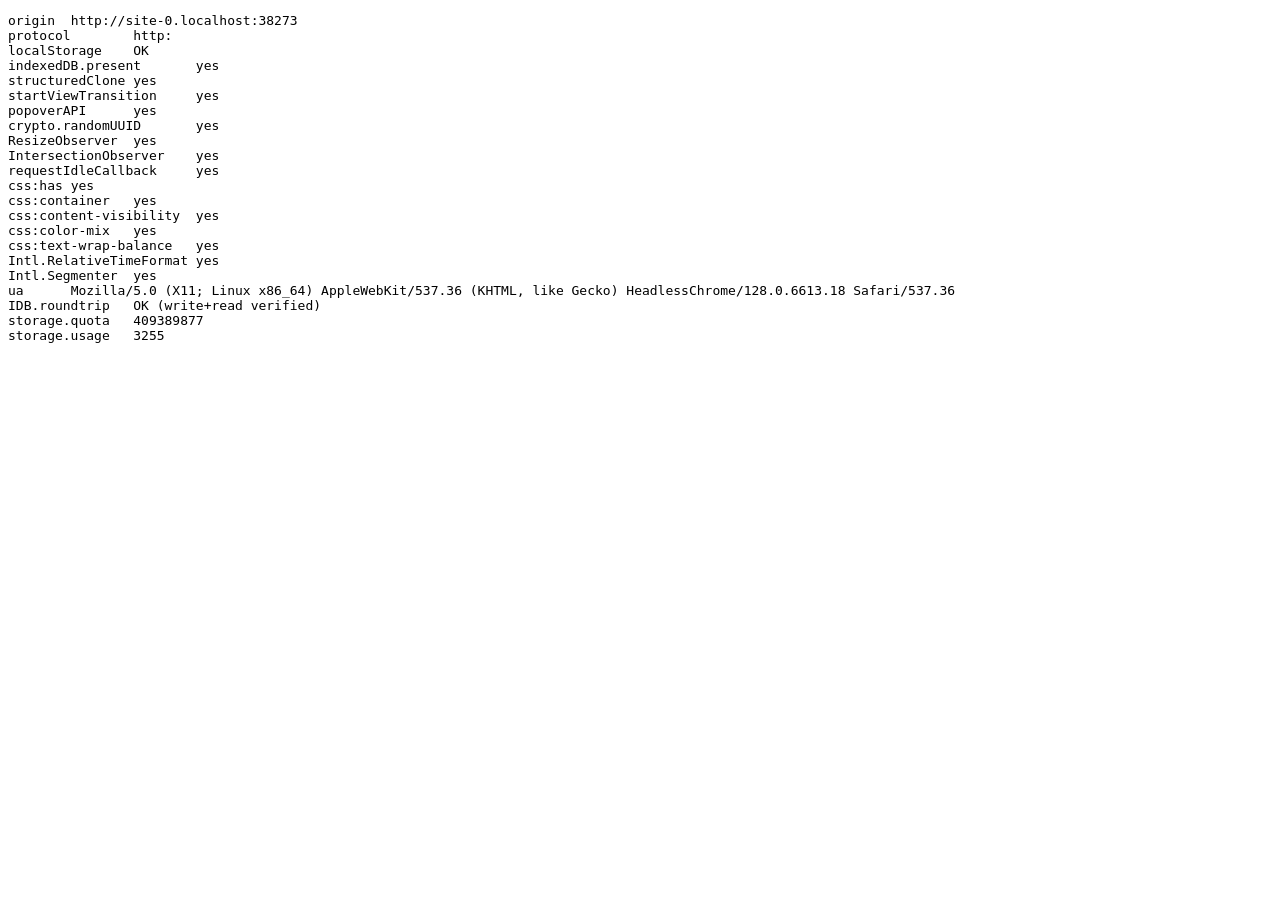
<file: tools/probe/probe.html>
<!doctype html><meta charset="utf-8"><title>probe</title>
<pre id="out">PENDING</pre>
<script>
const R = [];
const add = (k, v) => R.push(k + "\t" + v);
function done(){ document.getElementById("out").textContent = R.join("\n"); }

// --- synchronous capability probes ---
add("origin", location.origin);
add("protocol", location.protocol);
try { localStorage.setItem("__p","1"); add("localStorage", localStorage.getItem("__p")==="1" ? "OK" : "FAIL-readback"); }
catch(e){ add("localStorage", "THROW " + e.name); }
add("indexedDB.present", (typeof indexedDB !== "undefined" && indexedDB) ? "yes" : "no");
add("structuredClone", typeof structuredClone === "function" ? "yes" : "no");
add("startViewTransition", typeof document.startViewTransition === "function" ? "yes" : "no");
add("popoverAPI", typeof HTMLElement.prototype.togglePopover === "function" ? "yes" : "no");
add("crypto.randomUUID", (self.crypto && typeof crypto.randomUUID === "function") ? "yes" : "no");
add("ResizeObserver", typeof ResizeObserver === "function" ? "yes" : "no");
add("IntersectionObserver", typeof IntersectionObserver === "function" ? "yes" : "no");
add("requestIdleCallback", typeof requestIdleCallback === "function" ? "yes" : "no");
add("css:has", CSS.supports("selector(:has(a))") ? "yes" : "no");
add("css:container", CSS.supports("container-type: inline-size") ? "yes" : "no");
add("css:content-visibility", CSS.supports("content-visibility: auto") ? "yes" : "no");
add("css:color-mix", CSS.supports("color", "color-mix(in srgb, red, blue)") ? "yes" : "no");
add("css:text-wrap-balance", CSS.supports("text-wrap: balance") ? "yes" : "no");
add("Intl.RelativeTimeFormat", typeof Intl.RelativeTimeFormat === "function" ? "yes" : "no");
add("Intl.Segmenter", typeof Intl.Segmenter === "function" ? "yes" : "no");
add("ua", navigator.userAgent);

// --- the decisive test: real IndexedDB write+read roundtrip on this origin ---
let settled = false;
function finish(verdict){ if (settled) return; settled = true; add("IDB.roundtrip", verdict); estimate(); }
function estimate(){
  if (navigator.storage && navigator.storage.estimate){
    navigator.storage.estimate().then(e => { add("storage.quota", e.quota); add("storage.usage", e.usage); done(); })
                                .catch(err => { add("storage.estimate", "THROW " + err.name); done(); });
  } else { add("storage.estimate", "absent"); done(); }
}
setTimeout(() => finish("TIMEOUT (no callback in 4s)"), 4000);
try {
  const req = indexedDB.open("probe-db", 1);
  req.onupgradeneeded = () => req.result.createObjectStore("s");
  req.onerror = () => finish("OPEN-ERROR " + (req.error && req.error.name));
  req.onblocked = () => finish("OPEN-BLOCKED");
  req.onsuccess = () => {
    try {
      const db = req.result;
      const tx = db.transaction("s", "readwrite");
      tx.objectStore("s").put({ hello: "world", blob: new Uint8Array(1024) }, "k");
      tx.oncomplete = () => {
        const tx2 = db.transaction("s", "readonly");
        const g = tx2.objectStore("s").get("k");
        g.onsuccess = () => finish(g.result && g.result.hello === "world" ? "OK (write+read verified)" : "READBACK-MISMATCH");
        g.onerror = () => finish("READ-ERROR " + (g.error && g.error.name));
      };
      tx.onerror = () => finish("WRITE-ERROR " + (tx.error && tx.error.name));
    } catch(e){ finish("TX-THROW " + e.name + ": " + e.message); }
  };
} catch(e){ finish("OPEN-THROW " + e.name + ": " + e.message); }
</script>
</file>
